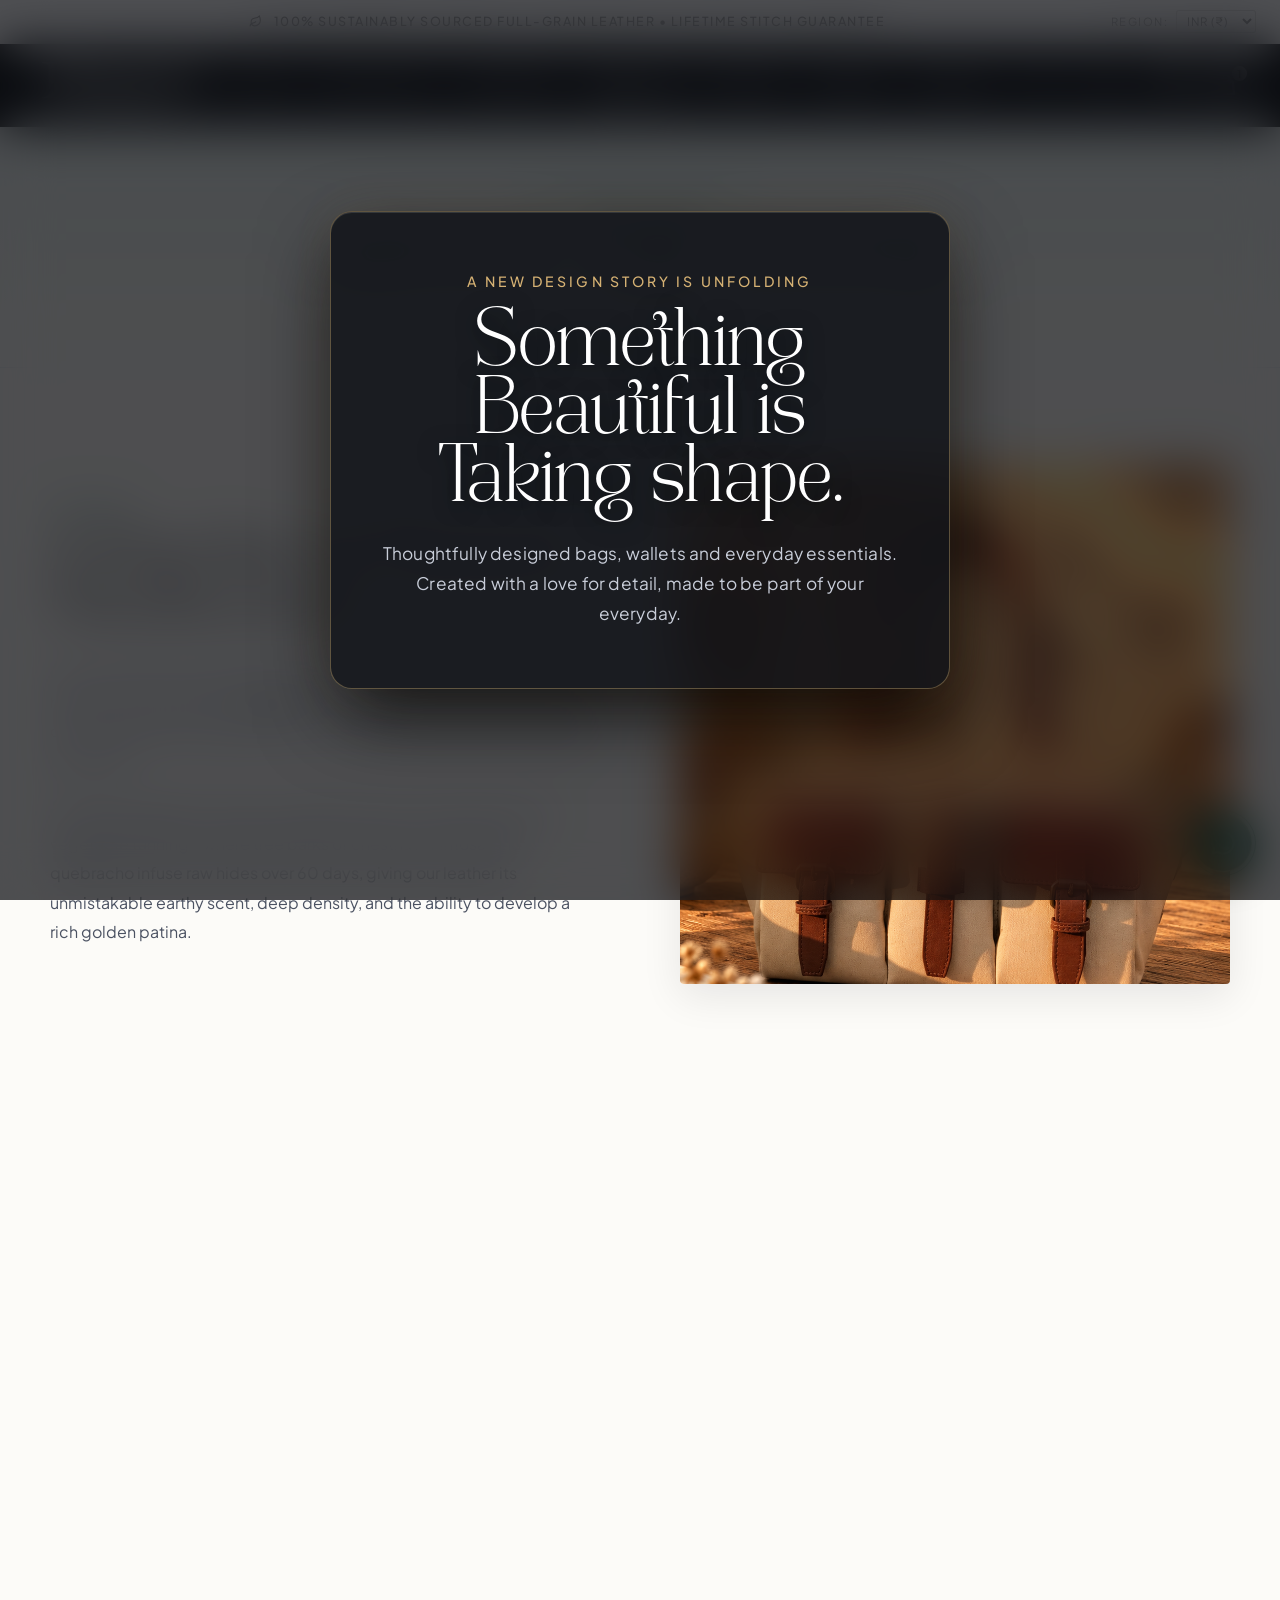
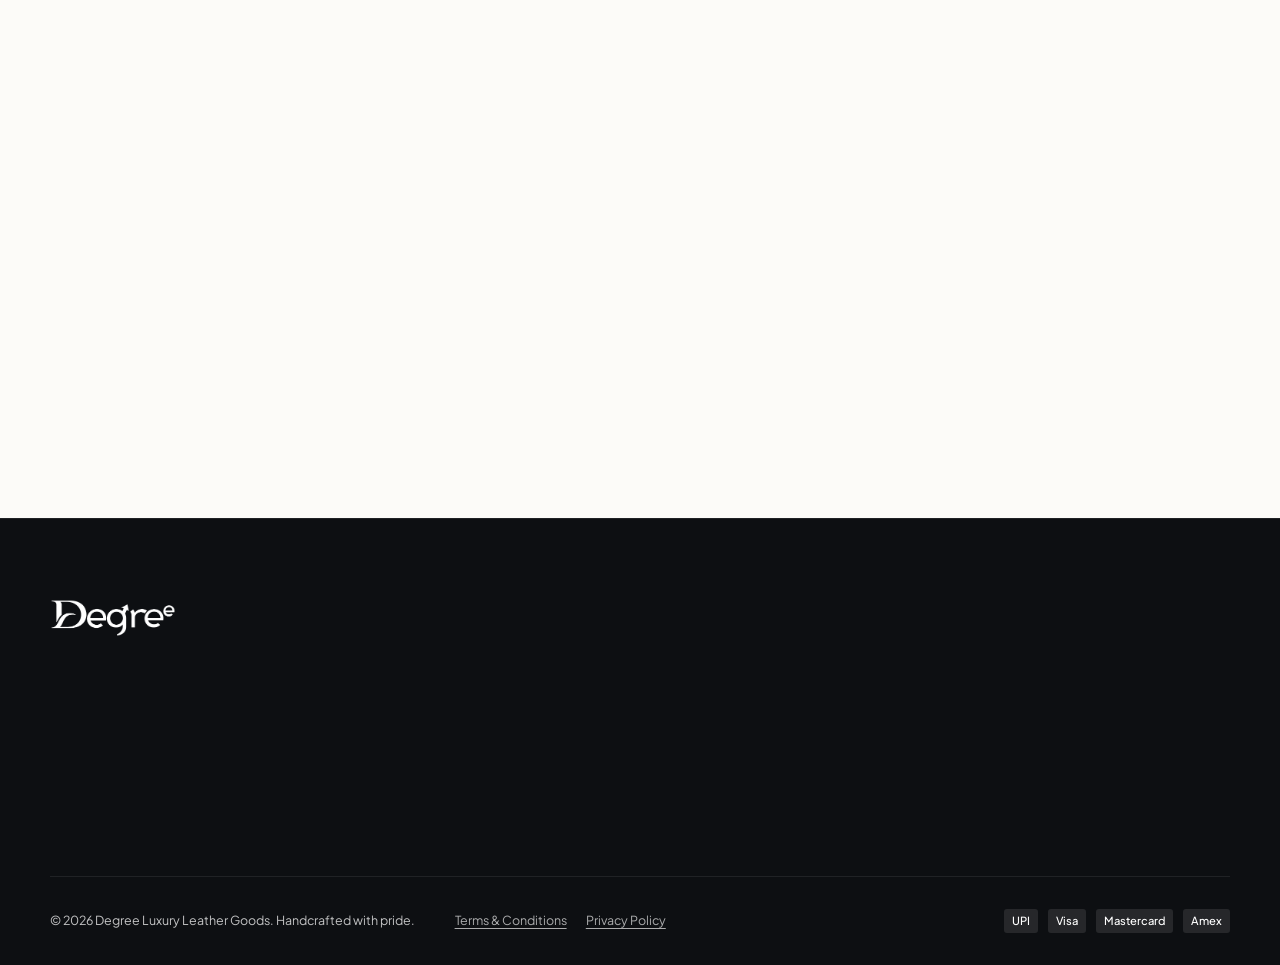
<file: about.html>
<!DOCTYPE html>
<html lang="en">
<head>
  <meta charset="UTF-8">
  <meta name="viewport" content="width=device-width, initial-scale=1.0">
  <title>About The House — Degree Luxury Leather</title>
  <meta name="description" content="Discover the origins, philosophy, and artisanal standards behind Degree. Full-grain vegetable tanned leather, traditional saddlery, and timeless quiet luxury.">
  <link rel="icon" type="image/png" href="img1_zaomed.png">
  <!-- Luxury Font Preloads (Tan Garland & Safira March) -->
  <link rel="preload" href="tan-garland.woff2" as="font" type="font/woff2" crossorigin>
  <link rel="preload" href="safira-march.ttf" as="font" type="font/ttf" crossorigin>
  <link rel="preload" href="catchy-mager.otf" as="font" type="font/woff" crossorigin>
  <link rel="stylesheet" href="style.css?v=6.8">
</head>
<body>

  <!-- Top Announcement Bar -->
  <aside class="announcement-bar" aria-label="Store Announcements">
    <div class="announcement-inner">
      <div class="announcement-message-slider">
        <div class="announcement-message active">
          <span><svg class="announcement-icon" width="13" height="13" viewBox="0 0 24 24" fill="none" stroke="currentColor" stroke-width="2"><path d="M11 20A7 7 0 0 1 9.8 6.1C15.5 5 17 4.48 19 2c1 2 2 4.18 2 8 0 5.5-4.78 10-10 10Z"/><path d="M2 21c0-3 1.85-5.36 5.08-6C9.5 14.52 12 13 13 12"/></svg> 100% Sustainably Sourced Full-Grain Leather • Lifetime Stitch Guarantee</span>
        </div>
        <div class="announcement-message">
          <span><svg class="announcement-icon" width="13" height="13" viewBox="0 0 24 24" fill="none" stroke="currentColor" stroke-width="2"><path d="M20 12V8H4v4"/><path d="M2 12h20v8a2 2 0 0 1-2 2H4a2 2 0 0 1-2-2v-8Z"/><path d="M12 22V8"/><path d="M12 8a3 3 0 1 0-3-3c2 0 3 3 3 3Z"/><path d="M12 8a3 3 0 1 1 3-3c-2 0-3 3-3 3Z"/></svg> Complimentary Handcrafted Dust Bag & Luxury Box with Every Order</span>
        </div>
        <div class="announcement-message">
          <span><svg class="announcement-icon" width="13" height="13" viewBox="0 0 24 24" fill="none" stroke="currentColor" stroke-width="2"><rect x="1" y="3" width="15" height="13"/><polygon points="16 8 20 8 23 11 23 16 16 16 8"/><circle cx="5.5" cy="18.5" r="2.5"/><circle cx="18.5" cy="18.5" r="2.5"/></svg> Complimentary Nationwide Express Delivery on Orders Over ₹12,000</span>
        </div>
      </div>
      <div class="announcement-currency">
        <span style="font-size: 0.7rem; opacity: 0.8; text-transform: uppercase;">Region:</span>
        <select id="currencySelect" class="currency-select" aria-label="Select Currency">
          <option value="INR">INR (₹)</option>
          <option value="USD">USD ($)</option>
          <option value="EUR">EUR (€)</option>
          <option value="GBP">GBP (£)</option>
        </select>
      </div>
    </div>
  </aside>

  <!-- Sticky Luxury Header -->
  <header class="site-header">
    <div class="header-container">
      <!-- Mobile Hamburger -->
      <button class="hamburger-btn" id="hamburgerBtn" aria-label="Toggle navigation menu">
        <span></span><span></span><span></span>
      </button>

      <!-- Brand Logo (Left) -->
      <a href="index.html" class="brand-logo-wrap" aria-label="Degree Luxury Home">
        <img src="logo-white.png?v=2.0" alt="Degree Luxury Leather Logo" class="brand-logo-img">
      </a>

      <!-- Desktop Nav Menu (Center) -->
      <nav class="desktop-nav" aria-label="Primary Navigation">
        <ul class="nav-menu">
          <li><a href="index.html" class="nav-link">Home</a></li>
          <li><a href="collections.html" class="nav-link">Collection</a></li>
          <li><a href="lookbook.html" class="nav-link">Lookbook</a></li>
          <li><a href="about.html" class="nav-link active">About Us</a></li>
          <li><a href="reviews.html" class="nav-link">Reviews</a></li>
          <li><a href="orders.html" class="nav-link">Orders</a></li>
          <li><a href="contact.html" class="nav-link">Contact</a></li>
        </ul>
      </nav>

      <div class="header-actions">
        <button class="action-btn" id="searchTriggerBtn" aria-label="Search Catalog" title="Search">
          <svg fill="none" stroke="currentColor" viewBox="0 0 24 24"><path stroke-linecap="round" stroke-linejoin="round" d="M21 21l-6-6m2-5a7 7 0 11-14 0 7 7 0 0114 0z"></path></svg>
        </button>

        <!-- VIP Client Login / Avatar Trigger -->
        <button class="action-btn" id="loginTriggerBtn" aria-label="VIP Client Account" title="Sign In / VIP Patron">
          <svg fill="none" stroke="currentColor" stroke-width="1.8" viewBox="0 0 24 24">
            <path stroke-linecap="round" stroke-linejoin="round" d="M16 7a4 4 0 11-8 0 4 4 0 018 0zM12 14a7 7 0 00-7 7h14a7 7 0 00-7-7z"></path>
          </svg>
        </button>

        <button class="action-btn" id="wishlistTriggerBtn" aria-label="Wishlist" title="Saved Bags">
          <svg fill="none" stroke="currentColor" viewBox="0 0 24 24"><path stroke-linecap="round" stroke-linejoin="round" d="M4.318 6.318a4.5 4.5 0 000 6.364L12 20.364l7.682-7.682a4.5 4.5 0 00-6.364-6.364L12 7.636l-1.318-1.318a4.5 4.5 0 00-6.364 0z"></path></svg>
          <span class="cart-count-badge" id="wishlistCountBadge">1</span>
        </button>

        <button class="action-btn" id="cartTriggerBtn" aria-label="Shopping Bag" title="Shopping Bag">
          <svg fill="none" stroke="currentColor" viewBox="0 0 24 24"><path stroke-linecap="round" stroke-linejoin="round" d="M16 11V7a4 4 0 00-8 0v4M5 9h14l1 12H4L5 9z"></path></svg>
          <span class="cart-count-badge" id="cartCountBadge">1</span>
        </button>
      </div>
    </div>
  </header>

  <!-- Page Hero -->
  <section class="page-hero">
    <div class="container">
      <span class="page-hero-eyebrow">The Degree Heritage</span>
      <h1 class="page-hero-title">About The House</h1>
    </div>
  </section>

  <!-- Narrative Section -->
  <section class="about-section">
    <div class="container">

      <!-- Story Part 1 -->
      <div class="about-story-grid">
        <div>
          <span style="font-size: 0.75rem; text-transform: uppercase; letter-spacing: 0.22em; color: var(--color-green-rich); font-weight: 700; display: block; margin-bottom: 0.8rem;">Chapter I</span>
          <h2 style="font-family: var(--font-serif); font-size: 2.6rem; color: var(--color-black); margin-bottom: 1.5rem; line-height: 1.2;">
            A Rejection of Planned Obsolescence
          </h2>
          <p style="font-size: 1rem; color: var(--color-gray-dark); line-height: 1.85; margin-bottom: 1.5rem;">
            In an era where luxury fashion has largely substituted real hide quality for heavy promotional logos, <strong>Degree</strong> was conceived as an antidote. We set out to build heirloom bags that don't need giant brand marks to validate their worth.
          </p>
          <p style="font-size: 1rem; color: var(--color-gray-dark); line-height: 1.85;">
            Our journey began in Tuscany, studying the slow, natural alchemy of vegetable tanning—where tree barks of chestnut, mimosa, and quebracho infuse raw hides over 60 days, giving our leather its unmistakable earthy scent, deep density, and the ability to develop a rich golden patina.
          </p>
        </div>
        <div>
          <img src="img2_tpffn3.png" alt="Degree Handcrafted Canvas & Leather" class="about-story-img">
        </div>
      </div>

      <!-- Story Part 2 -->
      <div class="about-story-grid" style="grid-template-columns: 1fr 1fr;">
        <div style="order: 2;">
          <span style="font-size: 0.75rem; text-transform: uppercase; letter-spacing: 0.22em; color: var(--color-green-rich); font-weight: 700; display: block; margin-bottom: 0.8rem;">Chapter II</span>
          <h2 style="font-family: var(--font-serif); font-size: 2.6rem; color: var(--color-black); margin-bottom: 1.5rem; line-height: 1.2;">
            The Binded Edge Standard
          </h2>
          <p style="font-size: 1rem; color: var(--color-gray-dark); line-height: 1.85; margin-bottom: 1.5rem;">
            Most commercial bags rely on synthetic rubber edge paint to cover raw leather seams—which cracks and tears within 18 months. At Degree, we champion <strong>binded edge construction</strong>: double-folding and stitching the leather edges by hand.
          </p>
          <p style="font-size: 1rem; color: var(--color-gray-dark); line-height: 1.85;">
            This old-school saddlery technique requires triple the bench time, but results in a bag that resists abrasion, moisture, and decades of rigorous daily journeys.
          </p>
        </div>
        <div style="order: 1;">
          <img src="img3_khoeua.png" alt="Degree Saddle Bag Architectural Construction" class="about-story-img">
        </div>
      </div>

      <!-- Values Grid -->
      <div class="values-grid">
        <div class="value-card">
          <div class="value-icon">
            <svg width="26" height="26" viewBox="0 0 24 24" fill="none" stroke="currentColor" stroke-width="1.8"><path d="M11 20A7 7 0 0 1 9.8 6.1C15.5 5 17 4.48 19 2c1 2 2 4.18 2 8 0 5.5-4.78 10-10 10Z"/><path d="M2 21c0-3 1.85-5.36 5.08-6C9.5 14.52 12 13 13 12"/></svg>
          </div>
          <h3 class="value-title">Zero Plastic Fillers</h3>
          <p class="value-desc">
            We never use cardboard or foam inserts that collapse over time. Every structure is formed with real leather welts, natural canvas lining, and solid brass fittings.
          </p>
        </div>

        <div class="value-card">
          <div class="value-icon">
            <svg width="26" height="26" viewBox="0 0 24 24" fill="none" stroke="currentColor" stroke-width="1.8"><circle cx="12" cy="12" r="10"/><polyline points="12 6 12 12 16 14"/></svg>
          </div>
          <h3 class="value-title">38 Hours Per Piece</h3>
          <p class="value-desc">
            No assembly lines. Each Degree bag is individually cut, skived, edge-burnished, and hand-stitched by a master saddler with decades of leatherworking experience.
          </p>
        </div>

        <div class="value-card">
          <div class="value-icon">
            <svg width="26" height="26" viewBox="0 0 24 24" fill="none" stroke="currentColor" stroke-width="1.8"><path d="M12 22s8-4 8-10V5l-8-3-8 3v7c0 6 8 10 8 10z"/></svg>
          </div>
          <h3 class="value-title">Lifetime Guarantee</h3>
          <p class="value-desc">
            Every Degree piece is accompanied by our lifetime stitch guarantee. If any seam, rivet, or brass fitting ever fails, our atelier will repair it with complimentary courier care.
          </p>
        </div>
      </div>

    </div>
  </section>

  <!-- Luxury Footer -->
  <footer class="site-footer">
    <div class="container">
      <div class="footer-top-grid">
        <div>
          <img src="logo-white.png?v=2.0" alt="Degree Luxury Leather" class="footer-brand-logo">
          <p class="footer-brand-bio">
            Degree is an independent luxury leather goods house dedicated to time-honored craftsmanship, full-grain European hides, and quiet, enduring design.
          </p>
        </div>
        <div>
          <h4 class="footer-heading">Collections</h4>
          <ul class="footer-links-list">
            <li><a href="bags.html">Atelier Totes</a></li>
            <li><a href="bags.html">Heritage Saddles</a></li>
            <li><a href="bags.html">Riviera Baguettes</a></li>
            <li><a href="collections.html">Forest Green Edit</a></li>
          </ul>
        </div>
        <div>
          <h4 class="footer-heading">The House</h4>
          <ul class="footer-links-list">
            <li><a href="about.html">About Us</a></li>
            <li><a href="lookbook.html">Editorial Lookbook</a></li>
            <li><a href="reviews.html">Patron Reviews</a></li>
            <li><a href="contact.html">Concierge</a></li>
          </ul>
        </div>
        <div>
          <h4 class="footer-heading">Client Care</h4>
          <ul class="footer-links-list">
            <li><a href="orders.html">Orders & Tracking</a></li>
            <li><a href="contact.html">Shipping & Returns</a></li>
            <li><a href="contact.html">Lifetime Repair</a></li>
            <li><a href="terms.html">Terms & Conditions</a></li>
            <li><a href="privacy.html">Privacy Policy</a></li>
          </ul>
        </div>
      </div>
      <div class="footer-bottom-row">
        <div style="display: flex; align-items: center; flex-wrap: wrap; gap: 1rem;">
          <span>&copy; 2026 Degree Luxury Leather Goods. Handcrafted with pride.</span>
          <span class="footer-legal-links">
            <a href="terms.html">Terms & Conditions</a>
            <a href="privacy.html">Privacy Policy</a>
          </span>
        </div>
        <div class="payment-gateways-row">
          <span class="payment-tag">UPI</span>
          <span class="payment-tag">Visa</span>
          <span class="payment-tag">Mastercard</span>
          <span class="payment-tag">Amex</span>
        </div>
      </div>
    </div>
  </footer>

  <!-- Universal Drawers & Modals -->
  <div class="cart-drawer-overlay" id="cartDrawerOverlay">
    <aside class="cart-drawer">
      <div class="cart-drawer-header">
        <h3 class="cart-drawer-title">Shopping Bag</h3>
        <button class="cart-close-btn" id="cartCloseBtn">✕</button>
      </div>
      <div class="cart-shipping-meter">
        <div class="shipping-meter-text" id="shippingMeterText"></div>
        <div class="shipping-progress-track"><div class="shipping-progress-fill" id="shippingProgressFill"></div></div>
      </div>
      <div class="cart-drawer-items" id="cartItemsContainer"></div>
      <div class="cart-drawer-footer">
        <div class="cart-subtotal-row">
          <span class="cart-subtotal-label">Subtotal</span>
          <span class="cart-subtotal-val" id="cartTotalDisplay">₹ 0</span>
        </div>
        <button class="cart-checkout-btn" id="cartCheckoutBtn">Proceed To Secure Checkout</button>
      </div>
    </aside>
  </div>

  <div class="wishlist-drawer-overlay" id="wishlistDrawerOverlay">
    <aside class="wishlist-drawer">
      <div class="wishlist-drawer-header">
        <h3 style="font-family: var(--font-serif); font-size: 1.4rem; text-transform: uppercase;">Curated Wishlist</h3>
        <button id="wishlistCloseBtn" style="font-size: 1.2rem; cursor: pointer;">✕</button>
      </div>
      <div class="wishlist-drawer-items" id="wishlistItemsContainer"></div>
    </aside>
  </div>

  <div class="search-modal-overlay" id="searchModalOverlay">
    <div class="search-modal-inner">
      <div class="search-input-row">
        <input type="text" id="searchMainInput" class="search-main-input" placeholder="Search collections, bags, belts, wallets, hues..." autocomplete="off">
        <button class="search-close-btn" id="searchCloseBtn">✕</button>
      </div>
      <div class="search-results-container" id="searchResultsContainer"></div>
    </div>
  </div>

  <div class="mobile-nav-overlay" id="mobileNavDrawer">
    <div class="mobile-nav-content">
      <div class="mobile-nav-header">
        <img src="logo-black.png?v=2.0" alt="Degree" style="height:32px;">
        <button class="mobile-nav-close" id="mobileNavClose">✕</button>
      </div>
      <ul class="mobile-nav-links">
        <li><a href="index.html">Home</a></li>
        <li><a href="collections.html">Capsule Collections</a></li>
        <li><a href="lookbook.html">Editorial Lookbook</a></li>
        <li><a href="about.html">About The House</a></li>
        <li><a href="reviews.html">Patron Reviews</a></li>
        <li><a href="orders.html">Orders & Tracking</a></li>
        <li><a href="contact.html">Concierge & Contact</a></li>
      </ul>
    </div>
  </div>

  <!-- Floating WhatsApp Concierge Button (Right Down Corner) -->
  <a href="https://wa.me/" target="_blank" rel="noopener" class="floating-whatsapp" aria-label="Chat with Degree on WhatsApp" title="Chat with us on WhatsApp">
    <span class="whatsapp-tooltip">Chat with us</span>
    <svg width="28" height="28" viewBox="0 0 24 24" fill="currentColor">
      <path d="M12.04 2c-5.46 0-9.91 4.45-9.91 9.91 0 1.75.46 3.45 1.32 4.95L2.05 22l5.25-1.38c1.45.79 3.08 1.21 4.74 1.21 5.46 0 9.91-4.45 9.91-9.91 0-2.65-1.03-5.14-2.9-7.01A9.816 9.816 0 0 0 12.04 2zm.01 1.67c2.2 0 4.26.86 5.82 2.42a8.225 8.225 0 0 1 2.41 5.83c0 4.54-3.7 8.24-8.24 8.24-1.48 0-2.93-.4-4.2-1.15l-.3-.18-3.12.82.83-3.04-.2-.31a8.196 8.196 0 0 1-1.26-4.36c0-4.54 3.7-8.24 8.24-8.24zm4.52 11.66c-.25-.13-1.47-.72-1.7-.81-.23-.08-.39-.13-.56.13-.17.25-.64.81-.79.97-.14.17-.29.19-.54.06-.25-.13-1.06-.39-2.03-1.25-.75-.67-1.26-1.5-1.41-1.75-.14-.25-.02-.39.11-.51.11-.11.25-.29.38-.44.13-.14.17-.25.25-.42.08-.17.04-.31-.02-.44-.06-.13-.56-1.35-.77-1.85-.2-.49-.41-.42-.56-.43h-.48c-.17 0-.44.06-.67.31-.23.25-.88.86-.88 2.1 0 1.24.9 2.44 1.03 2.61.13.17 1.78 2.71 4.3 3.8.6.26 1.07.41 1.43.53.6.19 1.15.16 1.58.1.48-.07 1.47-.6 1.68-1.18.21-.58.21-1.07.15-1.18-.06-.1-.23-.17-.48-.29z"/>
    </svg>
  </a>

    <!-- ==========================================
       VIP CLIENT LOGIN & REGISTER MODAL (PREMIUM QUIET LUXURY)
       ========================================== -->
    <!-- ==========================================
       VIP CLIENT LOGIN & REGISTER MODAL (ATELIER LUXURY 2-COLUMN)
       ========================================== -->
  <div class="login-modal-overlay" id="loginModalOverlay" role="dialog" aria-modal="true" aria-labelledby="loginHeadingText">
    <div class="login-modal-box">
      <button class="login-close-sharp" id="loginCloseBtn" aria-label="Close Modal">✕</button>

      <!-- Left Column: Luxury Brand Artwork -->
      <div class="login-brand-panel" aria-hidden="true"></div>

      <!-- Right Column: Interactive Form -->
      <div class="login-form-panel-wrap">
        <!-- Sign In View -->
        <div class="auth-view-panel" id="loginFormView">
          <div class="login-form-content">
            <h3 class="login-heading" id="loginHeadingText">Welcome Back</h3>
            <p class="login-subheading">Sign in to continue your journey</p>

            <form id="clientLoginForm">
              <div class="login-field-sharp">
                <label for="loginEmail" class="login-label-sharp">Email</label>
                <div class="login-input-wrapper">
                  <svg class="login-field-icon" viewBox="0 0 24 24" fill="none" stroke="currentColor" stroke-width="1.8" stroke-linecap="round" stroke-linejoin="round">
                    <rect x="2" y="4" width="20" height="16"></rect>
                    <path d="M22 6l-10 7L2 6"></path>
                  </svg>
                  <input type="email" id="loginEmail" required class="login-input-sharp" placeholder="Enter your email" autocomplete="email">
                </div>
              </div>

              <div class="login-field-sharp">
                <label for="loginPass" class="login-label-sharp">Password</label>
                <div class="login-input-wrapper">
                  <svg class="login-field-icon" viewBox="0 0 24 24" fill="none" stroke="currentColor" stroke-width="1.8" stroke-linecap="round" stroke-linejoin="round">
                    <rect x="3" y="11" width="18" height="11"></rect>
                    <circle cx="12" cy="16" r="1.5"></circle>
                    <path d="M7 11V7a5 5 0 0 1 10 0v4"></path>
                  </svg>
                  <input type="password" id="loginPass" required class="login-input-sharp" placeholder="Enter your password" autocomplete="current-password">
                  <button type="button" class="login-pwd-toggle" id="togglePasswordBtn" aria-label="Toggle password visibility">
                    <svg class="pwd-icon" viewBox="0 0 24 24" fill="none" stroke="currentColor" stroke-width="1.8" stroke-linecap="round" stroke-linejoin="round">
                      <path d="M1 12s4-8 11-8 11 8 11 8-4 8-11 8-11-8-11-8z"></path>
                      <circle cx="12" cy="12" r="3"></circle>
                    </svg>
                  </button>
                </div>
                <div class="login-forgot-row">
                  <a href="#" class="login-link-cognac" id="forgotPassBtn">Forgot password?</a>
                </div>
              </div>

              <button type="submit" class="btn-login-cognac">
                <span>Sign In</span>
                <svg viewBox="0 0 24 24" width="18" height="18" fill="none" stroke="currentColor" stroke-width="2" stroke-linecap="round" stroke-linejoin="round">
                  <path d="M5 12h14M12 5l7 7-7 7"></path>
                </svg>
              </button>

              <div class="login-sharp-divider">
                <span>OR</span>
              </div>

              <button type="button" class="btn-google-sharp" id="googleLoginBtn">
                <svg class="google-icon" viewBox="0 0 24 24" width="18" height="18" aria-hidden="true">
                  <path fill="#4285F4" d="M22.56 12.25c0-.78-.07-1.53-.2-2.25H12v4.26h5.92c-.26 1.37-1.04 2.53-2.21 3.31v2.77h3.57c2.08-1.92 3.28-4.74 3.28-8.09z"/>
                  <path fill="#34A853" d="M12 23c2.97 0 5.46-.98 7.28-2.66l-3.57-2.77c-.98.66-2.23 1.06-3.71 1.06-2.86 0-5.29-1.93-6.16-4.53H2.18v2.84C3.99 20.53 7.7 23 12 23z"/>
                  <path fill="#FBBC05" d="M5.84 14.09c-.22-.66-.35-1.36-.35-2.09s.13-1.43.35-2.09V7.06H2.18C1.43 8.55 1 10.22 1 12s.43 3.45 1.18 4.94l2.85-2.22.81-.63z"/>
                  <path fill="#EA4335" d="M12 5.38c1.62 0 3.06.56 4.21 1.64l3.15-3.15C17.45 2.09 14.97 1 12 1 7.7 1 3.99 3.47 2.18 7.06l3.66 2.84c.87-2.6 3.3-4.52 6.16-4.52z"/>
                </svg>
                <span>Continue with Google</span>
              </button>

              <div class="login-switch-footer">
                <span>Don't have an account?</span>
                <a href="#" class="toggle-auth-link" data-target="register">Create an account</a>
              </div>
            </form>
          </div>
        </div>

        <!-- Create Account View -->
        <div class="auth-view-panel hidden" id="registerFormView">
          <div class="login-form-content">
            <h3 class="login-heading">Create Account</h3>
            <p class="login-subheading">Join our VIP atelier for bespoke privileges</p>

            <form id="clientRegisterForm">
              <div class="login-field-sharp">
                <label for="regName" class="login-label-sharp">Full Name</label>
                <div class="login-input-wrapper">
                  <svg class="login-field-icon" viewBox="0 0 24 24" fill="none" stroke="currentColor" stroke-width="1.8" stroke-linecap="round" stroke-linejoin="round">
                    <path d="M20 21v-2a4 4 0 0 0-4-4H8a4 4 0 0 0-4 4v2"></path>
                    <circle cx="12" cy="7" r="4"></circle>
                  </svg>
                  <input type="text" id="regName" required class="login-input-sharp" placeholder="Enter your full name" autocomplete="name">
                </div>
              </div>

              <div class="login-field-sharp">
                <label for="regEmail" class="login-label-sharp">Email</label>
                <div class="login-input-wrapper">
                  <svg class="login-field-icon" viewBox="0 0 24 24" fill="none" stroke="currentColor" stroke-width="1.8" stroke-linecap="round" stroke-linejoin="round">
                    <rect x="2" y="4" width="20" height="16"></rect>
                    <path d="M22 6l-10 7L2 6"></path>
                  </svg>
                  <input type="email" id="regEmail" required class="login-input-sharp" placeholder="Enter your email" autocomplete="email">
                </div>
              </div>

              <div class="login-field-sharp">
                <label for="regPass" class="login-label-sharp">Password</label>
                <div class="login-input-wrapper">
                  <svg class="login-field-icon" viewBox="0 0 24 24" fill="none" stroke="currentColor" stroke-width="1.8" stroke-linecap="round" stroke-linejoin="round">
                    <rect x="3" y="11" width="18" height="11"></rect>
                    <circle cx="12" cy="16" r="1.5"></circle>
                    <path d="M7 11V7a5 5 0 0 1 10 0v4"></path>
                  </svg>
                  <input type="password" id="regPass" required minlength="6" class="login-input-sharp" placeholder="Create a secure passphrase" autocomplete="new-password">
                </div>
              </div>

              <button type="submit" class="btn-login-cognac">
                <span>Create Account</span>
                <svg viewBox="0 0 24 24" width="18" height="18" fill="none" stroke="currentColor" stroke-width="2" stroke-linecap="round" stroke-linejoin="round">
                  <path d="M5 12h14M12 5l7 7-7 7"></path>
                </svg>
              </button>

              <div class="login-sharp-divider">
                <span>OR</span>
              </div>

              <button type="button" class="btn-google-sharp btn-google-auth">
                <svg class="google-icon" viewBox="0 0 24 24" width="18" height="18" aria-hidden="true">
                  <path fill="#4285F4" d="M22.56 12.25c0-.78-.07-1.53-.2-2.25H12v4.26h5.92c-.26 1.37-1.04 2.53-2.21 3.31v2.77h3.57c2.08-1.92 3.28-4.74 3.28-8.09z"/>
                  <path fill="#34A853" d="M12 23c2.97 0 5.46-.98 7.28-2.66l-3.57-2.77c-.98.66-2.23 1.06-3.71 1.06-2.86 0-5.29-1.93-6.16-4.53H2.18v2.84C3.99 20.53 7.7 23 12 23z"/>
                  <path fill="#FBBC05" d="M5.84 14.09c-.22-.66-.35-1.36-.35-2.09s.13-1.43.35-2.09V7.06H2.18C1.43 8.55 1 10.22 1 12s.43 3.45 1.18 4.94l2.85-2.22.81-.63z"/>
                  <path fill="#EA4335" d="M12 5.38c1.62 0 3.06.56 4.21 1.64l3.15-3.15C17.45 2.09 14.97 1 12 1 7.7 1 3.99 3.47 2.18 7.06l3.66 2.84c.87-2.6 3.3-4.52 6.16-4.52z"/>
                </svg>
                <span>Continue with Google</span>
              </button>

              <div class="login-switch-footer">
                <span>Already have an account?</span>
                <a href="#" class="toggle-auth-link" data-target="login">Sign In</a>
              </div>
            </form>
          </div>
        </div>
      </div>
    </div>
  </div>

  <script src="app.js?v=4.0"></script>
</body>
</html>
</file>
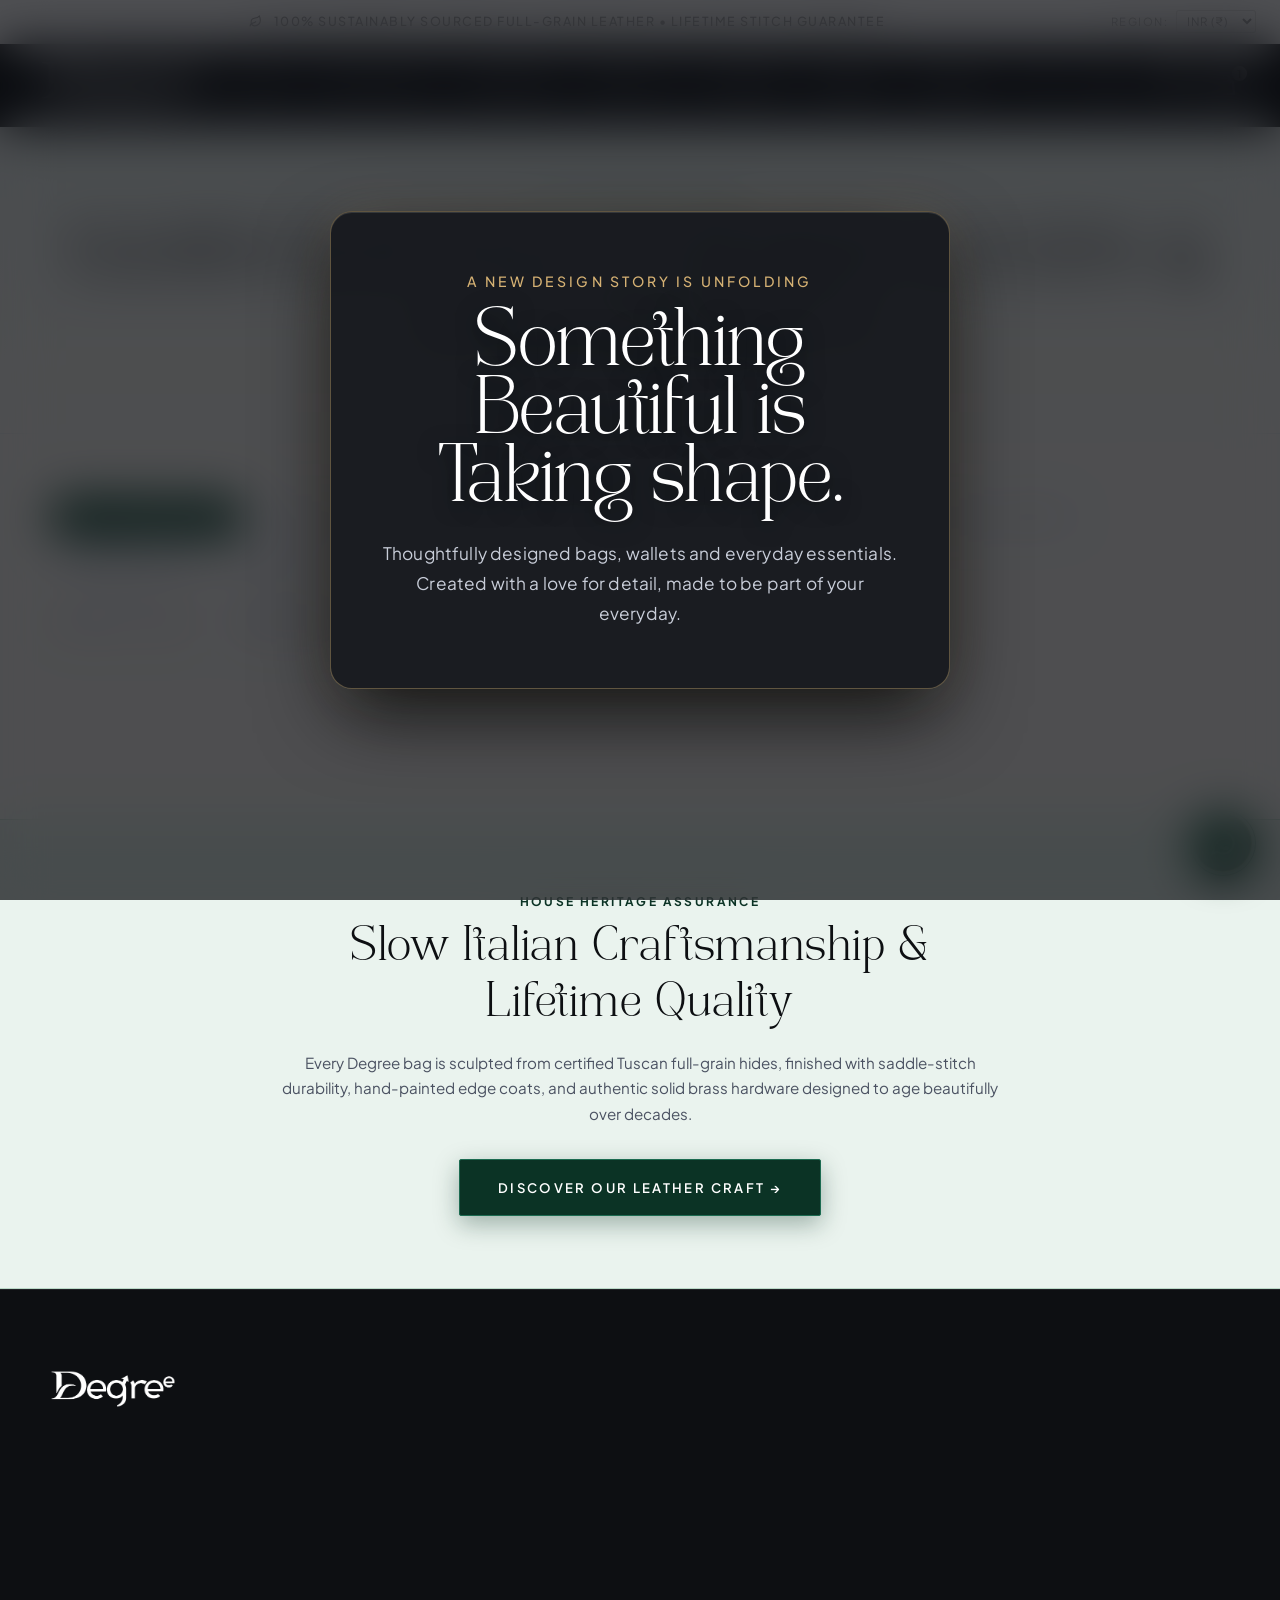
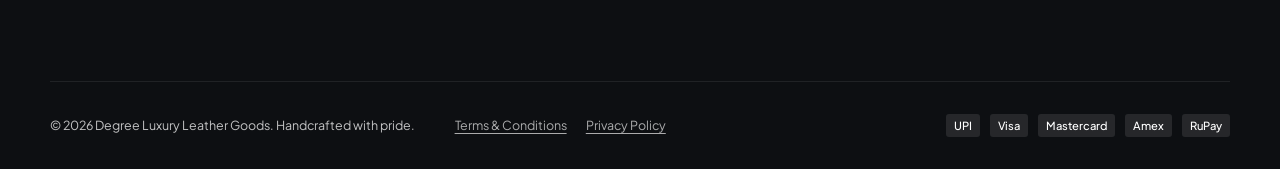
<file: bags.html>
<!DOCTYPE html>
<html lang="en">
<head>
  <meta charset="UTF-8">
  <meta name="viewport" content="width=device-width, initial-scale=1.0">
  <title>Bags & Handcrafted Leather Goods — Degree</title>
  <meta name="description" content="Explore handcrafted full-grain leather bags for men and women by Degree. Totes, crossbody bags, baguettes, executive briefcases, and travel duffles.">
  <link rel="icon" type="image/png" href="img1_zaomed.png">
  <!-- Luxury Font Preloads (Tan Garland & Safira March) -->
  <link rel="preload" href="tan-garland.woff2" as="font" type="font/woff2" crossorigin>
  <link rel="preload" href="safira-march.ttf" as="font" type="font/ttf" crossorigin>
  <link rel="preload" href="catchy-mager.otf" as="font" type="font/woff" crossorigin>
  <!-- Google Fonts: Plus Jakarta Sans, Noto Serif, Cormorant Garamond -->
  <link rel="preconnect" href="https://fonts.googleapis.com">
  <link rel="preconnect" href="https://fonts.gstatic.com" crossorigin>
  <link href="https://fonts.googleapis.com/css2?family=Plus+Jakarta+Sans:wght@300;400;500;600;700;800&family=Noto+Serif:ital,wght@0,400;0,500;0,600;1,400&family=Cormorant+Garamond:ital,wght@0,300;0,400;0,500;0,600;0,700;1,400;1,600&display=swap" rel="stylesheet">
  <link rel="stylesheet" href="style.css?v=6.8">
</head>
<body>

  <!-- Top Announcement Bar -->
  <aside class="announcement-bar" aria-label="Store Announcements">
    <div class="announcement-inner">
      <div class="announcement-message-slider">
        <div class="announcement-message active">
          <span><svg class="announcement-icon" width="13" height="13" viewBox="0 0 24 24" fill="none" stroke="currentColor" stroke-width="2"><path d="M11 20A7 7 0 0 1 9.8 6.1C15.5 5 17 4.48 19 2c1 2 2 4.18 2 8 0 5.5-4.78 10-10 10Z"/><path d="M2 21c0-3 1.85-5.36 5.08-6C9.5 14.52 12 13 13 12"/></svg> 100% Sustainably Sourced Full-Grain Leather • Lifetime Stitch Guarantee</span>
        </div>
        <div class="announcement-message">
          <span><svg class="announcement-icon" width="13" height="13" viewBox="0 0 24 24" fill="none" stroke="currentColor" stroke-width="2"><path d="M20 12V8H4v4"/><path d="M2 12h20v8a2 2 0 0 1-2 2H4a2 2 0 0 1-2-2v-8Z"/><path d="M12 22V8"/><path d="M12 8a3 3 0 1 0-3-3c2 0 3 3 3 3Z"/><path d="M12 8a3 3 0 1 1 3-3c-2 0-3 3-3 3Z"/></svg> Complimentary Handcrafted Dust Bag & Luxury Box with Every Order</span>
        </div>
        <div class="announcement-message">
          <span><svg class="announcement-icon" width="13" height="13" viewBox="0 0 24 24" fill="none" stroke="currentColor" stroke-width="2"><rect x="1" y="3" width="15" height="13"/><polygon points="16 8 20 8 23 11 23 16 16 16 16 8"/><circle cx="5.5" cy="18.5" r="2.5"/><circle cx="18.5" cy="18.5" r="2.5"/></svg> Complimentary Nationwide Express Delivery on Orders Over ₹12,000</span>
        </div>
      </div>
      <div class="announcement-currency">
        <span style="font-size: 0.7rem; opacity: 0.8; text-transform: uppercase;">Region:</span>
        <select id="currencySelect" class="currency-select" aria-label="Select Currency">
          <option value="INR">INR (₹)</option>
          <option value="USD">USD ($)</option>
          <option value="EUR">EUR (€)</option>
          <option value="GBP">GBP (£)</option>
        </select>
      </div>
    </div>
  </aside>

  <!-- Sticky Luxury Header -->
  <header class="site-header">
    <div class="header-container">
      <!-- Mobile Hamburger -->
      <button class="hamburger-btn" id="hamburgerBtn" aria-label="Toggle navigation menu">
        <span></span><span></span><span></span>
      </button>

      <!-- Brand Logo (Left) -->
      <a href="index.html" class="brand-logo-wrap" aria-label="Degree Luxury Home">
        <img src="logo-white.png?v=2.0" alt="Degree Luxury Leather Logo" class="brand-logo-img">
      </a>

      <!-- Desktop Nav Menu (Center) -->
      <nav class="desktop-nav" aria-label="Primary Navigation">
        <ul class="nav-menu">
          <li><a href="index.html" class="nav-link">Home</a></li>
          <li><a href="collections.html" class="nav-link">Collection</a></li>
          <li><a href="lookbook.html" class="nav-link">Lookbook</a></li>
          <li><a href="about.html" class="nav-link">About Us</a></li>
          <li><a href="reviews.html" class="nav-link">Reviews</a></li>
          <li><a href="orders.html" class="nav-link">Orders</a></li>
          <li><a href="contact.html" class="nav-link">Contact</a></li>
        </ul>
      </nav>

      <div class="header-actions">
        <button class="action-btn" id="searchTriggerBtn" aria-label="Search Catalog" title="Search">
          <svg fill="none" stroke="currentColor" viewBox="0 0 24 24"><path stroke-linecap="round" stroke-linejoin="round" d="M21 21l-6-6m2-5a7 7 0 11-14 0 7 7 0 0114 0z"></path></svg>
        </button>

        <!-- VIP Client Login / Avatar Trigger -->
        <button class="action-btn" id="loginTriggerBtn" aria-label="VIP Client Account" title="Sign In / VIP Patron">
          <svg fill="none" stroke="currentColor" stroke-width="1.8" viewBox="0 0 24 24">
            <path stroke-linecap="round" stroke-linejoin="round" d="M16 7a4 4 0 11-8 0 4 4 0 018 0zM12 14a7 7 0 00-7 7h14a7 7 0 00-7-7z"></path>
          </svg>
        </button>

        <button class="action-btn" id="wishlistTriggerBtn" aria-label="Wishlist" title="Saved Pieces">
          <svg fill="none" stroke="currentColor" viewBox="0 0 24 24"><path stroke-linecap="round" stroke-linejoin="round" d="M4.318 6.318a4.5 4.5 0 000 6.364L12 20.364l7.682-7.682a4.5 4.5 0 00-6.364-6.364L12 7.636l-1.318-1.318a4.5 4.5 0 00-6.364 0z"></path></svg>
          <span class="cart-count-badge" id="wishlistCountBadge">1</span>
        </button>

        <button class="action-btn" id="cartTriggerBtn" aria-label="Shopping Bag" title="Shopping Bag">
          <svg fill="none" stroke="currentColor" viewBox="0 0 24 24"><path stroke-linecap="round" stroke-linejoin="round" d="M16 11V7a4 4 0 00-8 0v4M5 9h14l1 12H4L5 9z"></path></svg>
          <span class="cart-count-badge" id="cartCountBadge">1</span>
        </button>
      </div>
    </div>
  </header>

  <!-- Page Hero -->
  <section class="page-hero">
    <div class="container">
      <span class="page-hero-eyebrow">The Complete Atelier</span>
      <h1 class="page-hero-title">Handcrafted Leather Goods & Accessories</h1>
    </div>
  </section>

  <!-- Catalog Main Section -->
  <section class="catalog-section">
    <div class="container">
      <!-- Toolbar with Category & Gender Filter Pills -->
      <div class="catalog-toolbar">
        <div class="gender-filter-pills">
          <button class="gender-pill active" data-category="all" data-gender="all">All Accessories</button>
          <button class="gender-pill" data-category="bags">Bags & Totes</button>
          <button class="gender-pill" data-category="wallets">Wallets & Moneybags</button>
          <button class="gender-pill" data-category="belts">Artisan Belts</button>
          <button class="gender-pill" data-category="lifestyle">Small Goods & Lifestyle</button>
          <button class="gender-pill" data-gender="women">Women's Edit</button>
          <button class="gender-pill" data-gender="men">Men's Edit</button>
        </div>

        <div style="display: flex; align-items: center; gap: 15px;">
          <span id="catalogCount" style="font-size: 0.8rem; text-transform: uppercase; letter-spacing: 0.1em; color: var(--color-gray-medium); font-weight: 600;">Showing 11 Pieces</span>
          <select id="catalogSortSelect" class="catalog-sort-select" aria-label="Sort products">
            <option value="featured">Featured Order</option>
            <option value="price-low">Price: Low to High</option>
            <option value="price-high">Price: High to Low</option>
            <option value="rating">Highest Rated</option>
          </select>
        </div>
      </div>

      <!-- Products Grid -->
      <div class="products-grid" id="productsGrid">
        <!-- Rendered dynamically by app.js?v=3.5 -->
      </div>
    </div>
  </section>

  <!-- House Heritage Craftsmanship Strip -->
  <section style="background: var(--color-green-tint); padding: 4.5rem 0; border-top: 1px solid var(--color-green-border); border-bottom: 1px solid var(--color-green-border); text-align: center;">
    <div class="container" style="max-width: 780px;">
      <span style="font-size: 0.75rem; text-transform: uppercase; letter-spacing: 0.2em; color: var(--color-green-deep); font-weight: 700; display: block; margin-bottom: 0.6rem;">House Heritage Assurance</span>
      <h2 style="font-family: var(--font-serif); font-size: 2.2rem; margin-bottom: 1rem; color: var(--color-black);">Slow Italian Craftsmanship & Lifetime Quality</h2>
      <p style="font-size: 0.95rem; color: var(--color-gray-dark); line-height: 1.7; margin-bottom: 2rem;">
        Every Degree bag is sculpted from certified Tuscan full-grain hides, finished with saddle-stitch durability, hand-painted edge coats, and authentic solid brass hardware designed to age beautifully over decades.
      </p>
      <a href="about.html" class="btn-luxury-primary">
        <span>Discover Our Leather Craft &rarr;</span>
      </a>
    </div>
  </section>

  <!-- Luxury Footer -->
  <footer class="site-footer">
    <div class="container">
      <div class="footer-top-grid">
        <div>
          <img src="logo-white.png?v=2.0" alt="Degree Luxury Leather" class="footer-brand-logo">
          <p class="footer-brand-bio">
            Degree is an independent luxury leather goods house dedicated to time-honored craftsmanship, full-grain European hides, and quiet, enduring design.
          </p>
        </div>
        <div>
          <h4 class="footer-heading">Collections</h4>
          <ul class="footer-links-list">
            <li><a href="bags.html?category=wallets">Wallets & Moneybags</a></li>
            <li><a href="bags.html?category=belts">Artisan Leather Belts</a></li>
            <li><a href="bags.html?gender=women">Women's Collection</a></li>
            <li><a href="bags.html?gender=men">Men's Executive Edition</a></li>
          </ul>
        </div>
        <div>
          <h4 class="footer-heading">The House</h4>
          <ul class="footer-links-list">
            <li><a href="about.html">About The Atelier</a></li>
            <li><a href="lookbook.html">Editorial Lookbook</a></li>
            <li><a href="reviews.html">Patron Reviews</a></li>
            <li><a href="contact.html">Concierge & Contact</a></li>
          </ul>
        </div>
        <div>
          <h4 class="footer-heading">Client Care</h4>
          <ul class="footer-links-list">
            <li><a href="orders.html">Orders & Tracking</a></li>
            <li><a href="contact.html">Complimentary Shipping</a></li>
            <li><a href="contact.html">30-Day Returns</a></li>
            <li><a href="contact.html">Lifetime Repair Assurance</a></li>
            <li><a href="terms.html">Terms & Conditions</a></li>
            <li><a href="privacy.html">Privacy Policy</a></li>
          </ul>
        </div>
      </div>
      <div class="footer-bottom-row">
        <div style="display: flex; align-items: center; flex-wrap: wrap; gap: 1rem;">
          <span>&copy; 2026 Degree Luxury Leather Goods. Handcrafted with pride.</span>
          <span class="footer-legal-links">
            <a href="terms.html">Terms & Conditions</a>
            <a href="privacy.html">Privacy Policy</a>
          </span>
        </div>
        <div class="payment-gateways-row">
          <span class="payment-tag">UPI</span>
          <span class="payment-tag">Visa</span>
          <span class="payment-tag">Mastercard</span>
          <span class="payment-tag">Amex</span>
          <span class="payment-tag">RuPay</span>
        </div>
      </div>
    </div>
  </footer>

  <!-- Cart Drawer -->
  <div class="cart-drawer-overlay" id="cartDrawerOverlay">
    <aside class="cart-drawer" aria-label="Shopping Bag Drawer">
      <div class="cart-drawer-header">
        <h3 class="cart-drawer-title">Shopping Bag</h3>
        <button class="cart-close-btn" id="cartCloseBtn">✕</button>
      </div>
      <div class="cart-shipping-meter">
        <div class="shipping-meter-text" id="shippingMeterText"></div>
        <div class="shipping-progress-track">
          <div class="shipping-progress-fill" id="shippingProgressFill"></div>
        </div>
      </div>
      <div class="cart-drawer-items" id="cartItemsContainer"></div>
      <div class="cart-drawer-footer">
        <div style="display:flex; gap:8px; margin-bottom:1.2rem;">
          <input type="text" id="promoCodeInput" placeholder="Privilege Code (DEGREE15)" style="flex:1; padding:0.6rem 0.8rem; border:1px solid var(--color-gray-light); font-size:0.8rem; text-transform:uppercase;">
          <button id="promoCodeBtn" style="padding:0.6rem 1rem; background:var(--color-obsidian); color:#fff; font-size:0.75rem; text-transform:uppercase; font-weight:600;">Apply</button>
        </div>
        <div class="cart-subtotal-row">
          <span class="cart-subtotal-label">Subtotal</span>
          <span class="cart-subtotal-val" id="cartTotalDisplay">₹ 0</span>
        </div>
        <p class="cart-tax-notice">Inclusive of all taxes. Free express shipping & certificate included.</p>
        <button class="cart-checkout-btn" id="cartCheckoutBtn">Proceed To Secure Checkout</button>
      </div>
    </aside>
  </div>

  <!-- Wishlist Drawer -->
  <div class="wishlist-drawer-overlay" id="wishlistDrawerOverlay">
    <aside class="wishlist-drawer" aria-label="Wishlist Drawer">
      <div class="wishlist-drawer-header">
        <h3 style="font-family: var(--font-serif); font-size: 1.4rem; text-transform: uppercase;">Curated Wishlist</h3>
        <button id="wishlistCloseBtn" style="font-size: 1.2rem; cursor: pointer;">✕</button>
      </div>
      <div class="wishlist-drawer-items" id="wishlistItemsContainer"></div>
    </aside>
  </div>

  <!-- Quick View Modal -->
  <div class="modal-overlay" id="quickViewOverlay">
    <div class="modal-container">
      <button class="modal-close-btn" id="quickViewCloseBtn">✕</button>
      <div class="quickview-grid" id="quickViewContent"></div>
    </div>
  </div>

  <!-- Search Modal -->
  <div class="search-modal-overlay" id="searchModalOverlay">
    <div class="search-modal-inner">
      <div class="search-input-row">
        <input type="text" id="searchMainInput" class="search-main-input" placeholder="Search collections, bags, belts, wallets, hues..." autocomplete="off">
        <button class="search-close-btn" id="searchCloseBtn">✕</button>
      </div>
      <div class="search-quick-tags">
        <span style="color: rgba(255,255,255,0.6); font-size: 0.75rem; text-transform: uppercase;">Trending:</span>
        <button class="search-tag-pill" data-tag="Belt">Artisan Belts</button>
        <button class="search-tag-pill" data-tag="Moneybag">Moneybags & Wallets</button>
        <button class="search-tag-pill" data-tag="Atelier Tote">Atelier Tote</button>
        <button class="search-tag-pill" data-tag="Heritage Saddle">Heritage Saddle</button>
        <button class="search-tag-pill" data-tag="Emerald Green">Emerald Green</button>
      </div>
      <div class="search-results-container" id="searchResultsContainer"></div>
    </div>
  </div>

  <!-- Mobile Drawer -->
  <div class="mobile-nav-overlay" id="mobileNavDrawer">
    <div class="mobile-nav-content">
      <div class="mobile-nav-header">
        <img src="logo-black.png?v=2.0" alt="Degree" style="height:32px;">
        <button class="mobile-nav-close" id="mobileNavClose">✕</button>
      </div>
      <ul class="mobile-nav-links">
        <li><a href="index.html">Home</a></li>
        <li><a href="collections.html">Capsule Collections</a></li>
        <li><a href="lookbook.html">Editorial Lookbook</a></li>
        <li><a href="about.html">About The House</a></li>
        <li><a href="reviews.html">Patron Reviews</a></li>
        <li><a href="orders.html">Orders & Tracking</a></li>
        <li><a href="contact.html">Concierge & Contact</a></li>
      </ul>
    </div>
  </div>

  <!-- Floating WhatsApp Concierge Button (Right Down Corner) -->
  <a href="https://wa.me/" target="_blank" rel="noopener" class="floating-whatsapp" aria-label="Chat with Degree on WhatsApp" title="Chat with us on WhatsApp">
    <span class="whatsapp-tooltip">Chat with us</span>
    <svg width="28" height="28" viewBox="0 0 24 24" fill="currentColor">
      <path d="M12.04 2c-5.46 0-9.91 4.45-9.91 9.91 0 1.75.46 3.45 1.32 4.95L2.05 22l5.25-1.38c1.45.79 3.08 1.21 4.74 1.21 5.46 0 9.91-4.45 9.91-9.91 0-2.65-1.03-5.14-2.9-7.01A9.816 9.816 0 0 0 12.04 2zm.01 1.67c2.2 0 4.26.86 5.82 2.42a8.225 8.225 0 0 1 2.41 5.83c0 4.54-3.7 8.24-8.24 8.24-1.48 0-2.93-.4-4.2-1.15l-.3-.18-3.12.82.83-3.04-.2-.31a8.196 8.196 0 0 1-1.26-4.36c0-4.54 3.7-8.24 8.24-8.24zm4.52 11.66c-.25-.13-1.47-.72-1.7-.81-.23-.08-.39-.13-.56.13-.17.25-.64.81-.79.97-.14.17-.29.19-.54.06-.25-.13-1.06-.39-2.03-1.25-.75-.67-1.26-1.5-1.41-1.75-.14-.25-.02-.39.11-.51.11-.11.25-.29.38-.44.13-.14.17-.25.25-.42.08-.17.04-.31-.02-.44-.06-.13-.56-1.35-.77-1.85-.2-.49-.41-.42-.56-.43h-.48c-.17 0-.44.06-.67.31-.23.25-.88.86-.88 2.1 0 1.24.9 2.44 1.03 2.61.13.17 1.78 2.71 4.3 3.8.6.26 1.07.41 1.43.53.6.19 1.15.16 1.58.1.48-.07 1.47-.6 1.68-1.18.21-.58.21-1.07.15-1.18-.06-.1-.23-.17-.48-.29z"/>
    </svg>
  </a>

    <!-- ==========================================
       VIP CLIENT LOGIN & REGISTER MODAL (PREMIUM QUIET LUXURY)
       ========================================== -->
    <!-- ==========================================
       VIP CLIENT LOGIN & REGISTER MODAL (ATELIER LUXURY 2-COLUMN)
       ========================================== -->
  <div class="login-modal-overlay" id="loginModalOverlay" role="dialog" aria-modal="true" aria-labelledby="loginHeadingText">
    <div class="login-modal-box">
      <button class="login-close-sharp" id="loginCloseBtn" aria-label="Close Modal">✕</button>

      <!-- Left Column: Luxury Brand Artwork -->
      <div class="login-brand-panel" aria-hidden="true"></div>

      <!-- Right Column: Interactive Form -->
      <div class="login-form-panel-wrap">
        <!-- Sign In View -->
        <div class="auth-view-panel" id="loginFormView">
          <div class="login-form-content">
            <h3 class="login-heading" id="loginHeadingText">Welcome Back</h3>
            <p class="login-subheading">Sign in to continue your journey</p>

            <form id="clientLoginForm">
              <div class="login-field-sharp">
                <label for="loginEmail" class="login-label-sharp">Email</label>
                <div class="login-input-wrapper">
                  <svg class="login-field-icon" viewBox="0 0 24 24" fill="none" stroke="currentColor" stroke-width="1.8" stroke-linecap="round" stroke-linejoin="round">
                    <rect x="2" y="4" width="20" height="16"></rect>
                    <path d="M22 6l-10 7L2 6"></path>
                  </svg>
                  <input type="email" id="loginEmail" required class="login-input-sharp" placeholder="Enter your email" autocomplete="email">
                </div>
              </div>

              <div class="login-field-sharp">
                <label for="loginPass" class="login-label-sharp">Password</label>
                <div class="login-input-wrapper">
                  <svg class="login-field-icon" viewBox="0 0 24 24" fill="none" stroke="currentColor" stroke-width="1.8" stroke-linecap="round" stroke-linejoin="round">
                    <rect x="3" y="11" width="18" height="11"></rect>
                    <circle cx="12" cy="16" r="1.5"></circle>
                    <path d="M7 11V7a5 5 0 0 1 10 0v4"></path>
                  </svg>
                  <input type="password" id="loginPass" required class="login-input-sharp" placeholder="Enter your password" autocomplete="current-password">
                  <button type="button" class="login-pwd-toggle" id="togglePasswordBtn" aria-label="Toggle password visibility">
                    <svg class="pwd-icon" viewBox="0 0 24 24" fill="none" stroke="currentColor" stroke-width="1.8" stroke-linecap="round" stroke-linejoin="round">
                      <path d="M1 12s4-8 11-8 11 8 11 8-4 8-11 8-11-8-11-8z"></path>
                      <circle cx="12" cy="12" r="3"></circle>
                    </svg>
                  </button>
                </div>
                <div class="login-forgot-row">
                  <a href="#" class="login-link-cognac" id="forgotPassBtn">Forgot password?</a>
                </div>
              </div>

              <button type="submit" class="btn-login-cognac">
                <span>Sign In</span>
                <svg viewBox="0 0 24 24" width="18" height="18" fill="none" stroke="currentColor" stroke-width="2" stroke-linecap="round" stroke-linejoin="round">
                  <path d="M5 12h14M12 5l7 7-7 7"></path>
                </svg>
              </button>

              <div class="login-sharp-divider">
                <span>OR</span>
              </div>

              <button type="button" class="btn-google-sharp" id="googleLoginBtn">
                <svg class="google-icon" viewBox="0 0 24 24" width="18" height="18" aria-hidden="true">
                  <path fill="#4285F4" d="M22.56 12.25c0-.78-.07-1.53-.2-2.25H12v4.26h5.92c-.26 1.37-1.04 2.53-2.21 3.31v2.77h3.57c2.08-1.92 3.28-4.74 3.28-8.09z"/>
                  <path fill="#34A853" d="M12 23c2.97 0 5.46-.98 7.28-2.66l-3.57-2.77c-.98.66-2.23 1.06-3.71 1.06-2.86 0-5.29-1.93-6.16-4.53H2.18v2.84C3.99 20.53 7.7 23 12 23z"/>
                  <path fill="#FBBC05" d="M5.84 14.09c-.22-.66-.35-1.36-.35-2.09s.13-1.43.35-2.09V7.06H2.18C1.43 8.55 1 10.22 1 12s.43 3.45 1.18 4.94l2.85-2.22.81-.63z"/>
                  <path fill="#EA4335" d="M12 5.38c1.62 0 3.06.56 4.21 1.64l3.15-3.15C17.45 2.09 14.97 1 12 1 7.7 1 3.99 3.47 2.18 7.06l3.66 2.84c.87-2.6 3.3-4.52 6.16-4.52z"/>
                </svg>
                <span>Continue with Google</span>
              </button>

              <div class="login-switch-footer">
                <span>Don't have an account?</span>
                <a href="#" class="toggle-auth-link" data-target="register">Create an account</a>
              </div>
            </form>
          </div>
        </div>

        <!-- Create Account View -->
        <div class="auth-view-panel hidden" id="registerFormView">
          <div class="login-form-content">
            <h3 class="login-heading">Create Account</h3>
            <p class="login-subheading">Join our VIP atelier for bespoke privileges</p>

            <form id="clientRegisterForm">
              <div class="login-field-sharp">
                <label for="regName" class="login-label-sharp">Full Name</label>
                <div class="login-input-wrapper">
                  <svg class="login-field-icon" viewBox="0 0 24 24" fill="none" stroke="currentColor" stroke-width="1.8" stroke-linecap="round" stroke-linejoin="round">
                    <path d="M20 21v-2a4 4 0 0 0-4-4H8a4 4 0 0 0-4 4v2"></path>
                    <circle cx="12" cy="7" r="4"></circle>
                  </svg>
                  <input type="text" id="regName" required class="login-input-sharp" placeholder="Enter your full name" autocomplete="name">
                </div>
              </div>

              <div class="login-field-sharp">
                <label for="regEmail" class="login-label-sharp">Email</label>
                <div class="login-input-wrapper">
                  <svg class="login-field-icon" viewBox="0 0 24 24" fill="none" stroke="currentColor" stroke-width="1.8" stroke-linecap="round" stroke-linejoin="round">
                    <rect x="2" y="4" width="20" height="16"></rect>
                    <path d="M22 6l-10 7L2 6"></path>
                  </svg>
                  <input type="email" id="regEmail" required class="login-input-sharp" placeholder="Enter your email" autocomplete="email">
                </div>
              </div>

              <div class="login-field-sharp">
                <label for="regPass" class="login-label-sharp">Password</label>
                <div class="login-input-wrapper">
                  <svg class="login-field-icon" viewBox="0 0 24 24" fill="none" stroke="currentColor" stroke-width="1.8" stroke-linecap="round" stroke-linejoin="round">
                    <rect x="3" y="11" width="18" height="11"></rect>
                    <circle cx="12" cy="16" r="1.5"></circle>
                    <path d="M7 11V7a5 5 0 0 1 10 0v4"></path>
                  </svg>
                  <input type="password" id="regPass" required minlength="6" class="login-input-sharp" placeholder="Create a secure passphrase" autocomplete="new-password">
                </div>
              </div>

              <button type="submit" class="btn-login-cognac">
                <span>Create Account</span>
                <svg viewBox="0 0 24 24" width="18" height="18" fill="none" stroke="currentColor" stroke-width="2" stroke-linecap="round" stroke-linejoin="round">
                  <path d="M5 12h14M12 5l7 7-7 7"></path>
                </svg>
              </button>

              <div class="login-sharp-divider">
                <span>OR</span>
              </div>

              <button type="button" class="btn-google-sharp btn-google-auth">
                <svg class="google-icon" viewBox="0 0 24 24" width="18" height="18" aria-hidden="true">
                  <path fill="#4285F4" d="M22.56 12.25c0-.78-.07-1.53-.2-2.25H12v4.26h5.92c-.26 1.37-1.04 2.53-2.21 3.31v2.77h3.57c2.08-1.92 3.28-4.74 3.28-8.09z"/>
                  <path fill="#34A853" d="M12 23c2.97 0 5.46-.98 7.28-2.66l-3.57-2.77c-.98.66-2.23 1.06-3.71 1.06-2.86 0-5.29-1.93-6.16-4.53H2.18v2.84C3.99 20.53 7.7 23 12 23z"/>
                  <path fill="#FBBC05" d="M5.84 14.09c-.22-.66-.35-1.36-.35-2.09s.13-1.43.35-2.09V7.06H2.18C1.43 8.55 1 10.22 1 12s.43 3.45 1.18 4.94l2.85-2.22.81-.63z"/>
                  <path fill="#EA4335" d="M12 5.38c1.62 0 3.06.56 4.21 1.64l3.15-3.15C17.45 2.09 14.97 1 12 1 7.7 1 3.99 3.47 2.18 7.06l3.66 2.84c.87-2.6 3.3-4.52 6.16-4.52z"/>
                </svg>
                <span>Continue with Google</span>
              </button>

              <div class="login-switch-footer">
                <span>Already have an account?</span>
                <a href="#" class="toggle-auth-link" data-target="login">Sign In</a>
              </div>
            </form>
          </div>
        </div>
      </div>
    </div>
  </div>

  <script src="app.js?v=4.0"></script>
</body>
</html>
</file>
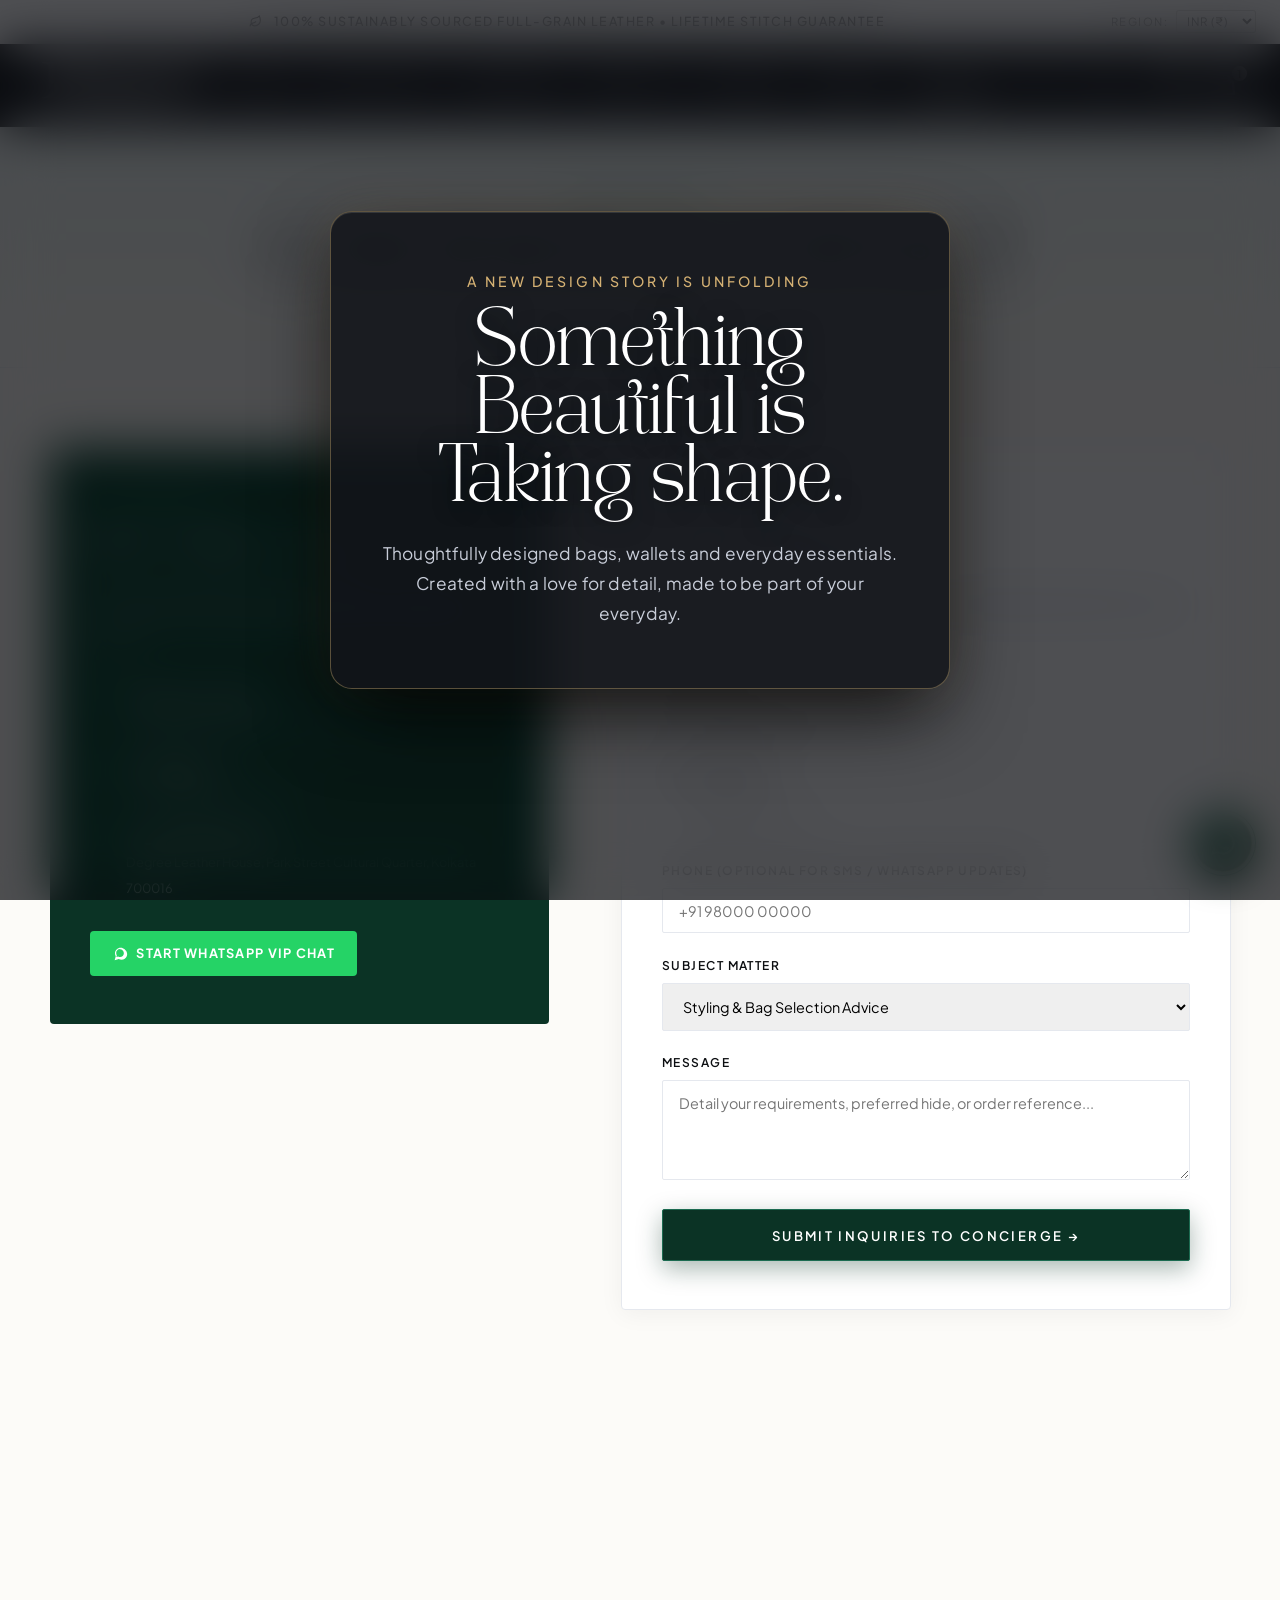
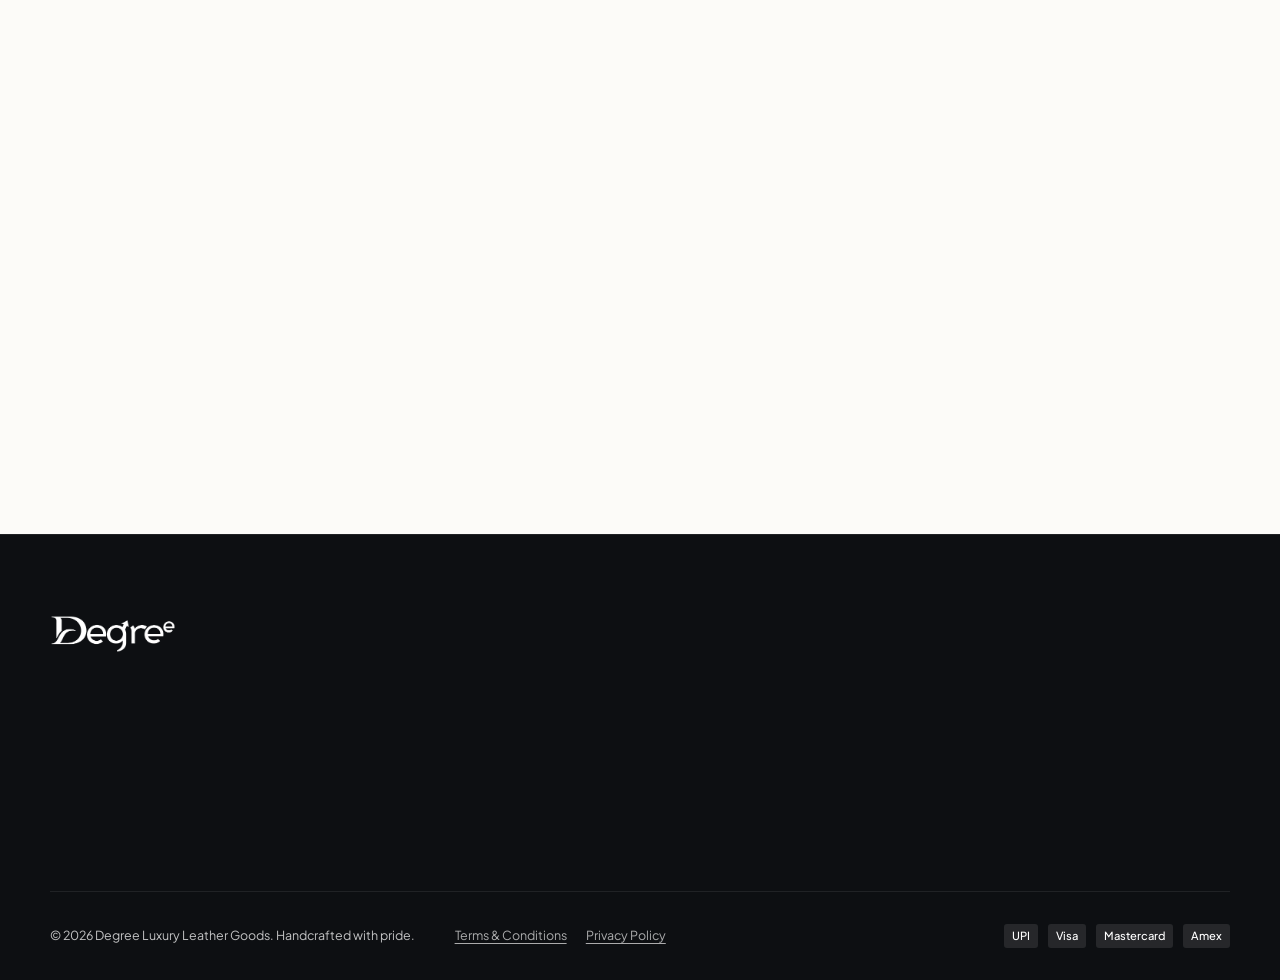
<file: contact.html>
<!DOCTYPE html>
<html lang="en">
<head>
  <meta charset="UTF-8">
  <meta name="viewport" content="width=device-width, initial-scale=1.0">
  <title>Concierge & Contact — Degree Luxury Leather</title>
  <meta name="description" content="Contact the Degree Client Concierge. Inquiries regarding bespoke appointments, corporate gifting, order assistance, or private commissions.">
  <link rel="icon" type="image/png" href="img1_zaomed.png">
  <!-- Luxury Font Preloads (Tan Garland & Safira March) -->
  <link rel="preload" href="tan-garland.woff2" as="font" type="font/woff2" crossorigin>
  <link rel="preload" href="safira-march.ttf" as="font" type="font/ttf" crossorigin>
  <link rel="preload" href="catchy-mager.otf" as="font" type="font/woff" crossorigin>
  <link rel="stylesheet" href="style.css?v=6.8">
</head>
<body>

  <!-- Top Announcement Bar -->
  <aside class="announcement-bar" aria-label="Store Announcements">
    <div class="announcement-inner">
      <div class="announcement-message-slider">
        <div class="announcement-message active">
          <span><svg class="announcement-icon" width="13" height="13" viewBox="0 0 24 24" fill="none" stroke="currentColor" stroke-width="2"><path d="M11 20A7 7 0 0 1 9.8 6.1C15.5 5 17 4.48 19 2c1 2 2 4.18 2 8 0 5.5-4.78 10-10 10Z"/><path d="M2 21c0-3 1.85-5.36 5.08-6C9.5 14.52 12 13 13 12"/></svg> 100% Sustainably Sourced Full-Grain Leather • Lifetime Stitch Guarantee</span>
        </div>
        <div class="announcement-message">
          <span><svg class="announcement-icon" width="13" height="13" viewBox="0 0 24 24" fill="none" stroke="currentColor" stroke-width="2"><path d="M20 12V8H4v4"/><path d="M2 12h20v8a2 2 0 0 1-2 2H4a2 2 0 0 1-2-2v-8Z"/><path d="M12 22V8"/><path d="M12 8a3 3 0 1 0-3-3c2 0 3 3 3 3Z"/><path d="M12 8a3 3 0 1 1 3-3c-2 0-3 3-3 3Z"/></svg> Complimentary Handcrafted Dust Bag & Luxury Box with Every Order</span>
        </div>
        <div class="announcement-message">
          <span><svg class="announcement-icon" width="13" height="13" viewBox="0 0 24 24" fill="none" stroke="currentColor" stroke-width="2"><rect x="1" y="3" width="15" height="13"/><polygon points="16 8 20 8 23 11 23 16 16 16 8"/><circle cx="5.5" cy="18.5" r="2.5"/><circle cx="18.5" cy="18.5" r="2.5"/></svg> Complimentary Nationwide Express Delivery on Orders Over ₹12,000</span>
        </div>
      </div>
      <div class="announcement-currency">
        <span style="font-size: 0.7rem; opacity: 0.8; text-transform: uppercase;">Region:</span>
        <select id="currencySelect" class="currency-select" aria-label="Select Currency">
          <option value="INR">INR (₹)</option>
          <option value="USD">USD ($)</option>
          <option value="EUR">EUR (€)</option>
          <option value="GBP">GBP (£)</option>
        </select>
      </div>
    </div>
  </aside>

  <!-- Sticky Luxury Header -->
  <header class="site-header">
    <div class="header-container">
      <!-- Mobile Hamburger -->
      <button class="hamburger-btn" id="hamburgerBtn" aria-label="Toggle navigation menu">
        <span></span><span></span><span></span>
      </button>

      <!-- Brand Logo (Left) -->
      <a href="index.html" class="brand-logo-wrap" aria-label="Degree Luxury Home">
        <img src="logo-white.png?v=2.0" alt="Degree Luxury Leather Logo" class="brand-logo-img">
      </a>

      <!-- Desktop Nav Menu (Center) -->
      <nav class="desktop-nav" aria-label="Primary Navigation">
        <ul class="nav-menu">
          <li><a href="index.html" class="nav-link">Home</a></li>
          <li><a href="collections.html" class="nav-link">Collection</a></li>
          <li><a href="lookbook.html" class="nav-link">Lookbook</a></li>
          <li><a href="about.html" class="nav-link">About Us</a></li>
          <li><a href="reviews.html" class="nav-link">Reviews</a></li>
          <li><a href="orders.html" class="nav-link">Orders</a></li>
          <li><a href="contact.html" class="nav-link active">Contact</a></li>
        </ul>
      </nav>

      <div class="header-actions">
        <button class="action-btn" id="searchTriggerBtn" aria-label="Search Catalog" title="Search">
          <svg fill="none" stroke="currentColor" viewBox="0 0 24 24"><path stroke-linecap="round" stroke-linejoin="round" d="M21 21l-6-6m2-5a7 7 0 11-14 0 7 7 0 0114 0z"></path></svg>
        </button>

        <!-- VIP Client Login / Avatar Trigger -->
        <button class="action-btn" id="loginTriggerBtn" aria-label="VIP Client Account" title="Sign In / VIP Patron">
          <svg fill="none" stroke="currentColor" stroke-width="1.8" viewBox="0 0 24 24">
            <path stroke-linecap="round" stroke-linejoin="round" d="M16 7a4 4 0 11-8 0 4 4 0 018 0zM12 14a7 7 0 00-7 7h14a7 7 0 00-7-7z"></path>
          </svg>
        </button>

        <button class="action-btn" id="wishlistTriggerBtn" aria-label="Wishlist" title="Saved Bags">
          <svg fill="none" stroke="currentColor" viewBox="0 0 24 24"><path stroke-linecap="round" stroke-linejoin="round" d="M4.318 6.318a4.5 4.5 0 000 6.364L12 20.364l7.682-7.682a4.5 4.5 0 00-6.364-6.364L12 7.636l-1.318-1.318a4.5 4.5 0 00-6.364 0z"></path></svg>
          <span class="cart-count-badge" id="wishlistCountBadge">1</span>
        </button>

        <button class="action-btn" id="cartTriggerBtn" aria-label="Shopping Bag" title="Shopping Bag">
          <svg fill="none" stroke="currentColor" viewBox="0 0 24 24"><path stroke-linecap="round" stroke-linejoin="round" d="M16 11V7a4 4 0 00-8 0v4M5 9h14l1 12H4L5 9z"></path></svg>
          <span class="cart-count-badge" id="cartCountBadge">1</span>
        </button>
      </div>
    </div>
  </header>

  <!-- Page Hero -->
  <section class="page-hero">
    <div class="container">
      <span class="page-hero-eyebrow">Client Services</span>
      <h1 class="page-hero-title">Concierge & Contact</h1>
    </div>
  </section>

  <!-- Contact Section -->
  <section class="contact-section">
    <div class="container">
      <div class="contact-layout-grid">

        <!-- Left Column: Info & Concierge Card -->
        <div>
          <div class="concierge-card-box">
            <span style="font-size: 0.72rem; text-transform: uppercase; letter-spacing: 0.18em; color: #a1e2c6; font-weight: 600; display: block; margin-bottom: 0.6rem;">VIP Concierge</span>
            <h3>Direct Atelier Access</h3>
            <p style="font-size: 0.92rem; color: rgba(255,255,255,0.85); line-height: 1.7;">
              Receive styling advice, leather condition consultations, or commission a personalized heirloom piece with our head artisan.
            </p>

            <ul class="contact-info-list">
              <li class="contact-info-item">
                <svg fill="none" stroke="currentColor" stroke-width="2" viewBox="0 0 24 24"><path stroke-linecap="round" stroke-linejoin="round" d="M3 5a2 2 0 012-2h3.28a1 1 0 01.948.684l1.498 4.493a1 1 0 01-.502 1.21l-2.257 1.13a11.042 11.042 0 005.516 5.516l1.13-2.257a1 1 0 011.21-.502l4.493 1.498a1 1 0 01.684.949V19a2 2 0 01-2 2h-1C9.716 21 3 14.284 3 6V5z"></path></svg>
                <div>
                  <strong style="display: block; font-size: 0.85rem;">Telephone Concierge</strong>
                  <span style="font-size: 0.8rem; color: rgba(255,255,255,0.75);">+91 98300 00000 (Mon–Sat, 10 AM – 7 PM IST)</span>
                </div>
              </li>

              <li class="contact-info-item">
                <svg fill="none" stroke="currentColor" stroke-width="2" viewBox="0 0 24 24"><path stroke-linecap="round" stroke-linejoin="round" d="M3 8l7.89 5.26a2 2 0 002.22 0L21 8M5 19h14a2 2 0 002-2V7a2 2 0 00-2-2H5a2 2 0 00-2 2v10a2 2 0 002 2z"></path></svg>
                <div>
                  <strong style="display: block; font-size: 0.85rem;">Email Dispatch</strong>
                  <span style="font-size: 0.8rem; color: rgba(255,255,255,0.75);">concierge@degreestore.com</span>
                </div>
              </li>

              <li class="contact-info-item">
                <svg fill="none" stroke="currentColor" stroke-width="2" viewBox="0 0 24 24"><path stroke-linecap="round" stroke-linejoin="round" d="M17.657 16.657L13.414 20.9a1.998 1.998 0 01-2.827 0l-4.244-4.243a8 8 0 1111.314 0z"></path><path stroke-linecap="round" stroke-linejoin="round" d="M15 11a3 3 0 11-6 0 3 3 0 016 0z"></path></svg>
                <div>
                  <strong style="display: block; font-size: 0.85rem;">Degree Flagship Atelier</strong>
                  <span style="font-size: 0.8rem; color: rgba(255,255,255,0.75);">Degree Leather House, Park Street Cultural Quarter, Kolkata 700016</span>
                </div>
              </li>
            </ul>

            <div style="margin-top: 2rem;">
              <a href="https://wa.me/" target="_blank" rel="noopener" style="display: inline-flex; align-items: center; gap: 8px; background: #25d366; color: #fff; padding: 0.75rem 1.4rem; border-radius: 4px; font-size: 0.8rem; text-transform: uppercase; letter-spacing: 0.1em; font-weight: 700;">
                <svg width="16" height="16" fill="currentColor" viewBox="0 0 24 24"><path d="M12.031 6.172c-3.181 0-5.767 2.586-5.768 5.766-.001 1.298.38 2.27 1.019 3.287l-.711 2.598 2.669-.699c.969.54 1.889.845 2.791.845h.001c3.181 0 5.767-2.586 5.768-5.766 0-1.54-.599-2.988-1.688-4.077-1.09-1.088-2.538-1.687-4.078-1.687zm8.213 1.554c1.604 1.604 2.487 3.737 2.486 6.008-.003 4.685-3.813 8.494-8.499 8.494-1.442 0-2.853-.365-4.108-1.057l-6.123 1.605 1.633-5.967c-.759-1.316-1.159-2.816-1.16-4.348.003-4.685 3.813-8.494 8.5-8.494 2.271 0 4.404.883 6.008 2.487z"/></svg>
                Start WhatsApp VIP Chat
              </a>
            </div>
          </div>
        </div>

        <!-- Right Column: Interactive Inquiry Form -->
        <div>
          <div class="contact-form-card">
            <span style="font-size: 0.72rem; text-transform: uppercase; letter-spacing: 0.18em; color: var(--color-green-rich); font-weight: 700; display: block; margin-bottom: 0.6rem;">Written Inquiries</span>
            <h3 style="font-family: var(--font-serif); font-size: 2rem; margin-bottom: 1rem; color: var(--color-black);">Send A Dispatch</h3>
            <p style="font-size: 0.9rem; color: var(--color-gray-dark); margin-bottom: 2rem;">
              Our concierge replies within 4 business hours with dedicated attention to your inquiry.
            </p>

            <form id="contactInquiryForm">
              <div class="review-form-group">
                <label class="review-form-label">Full Name</label>
                <input type="text" class="review-form-input" placeholder="e.g. Sabyasachi Roy" required>
              </div>

              <div class="review-form-group">
                <label class="review-form-label">Email Address</label>
                <input type="email" class="review-form-input" placeholder="name@domain.com" required>
              </div>

              <div class="review-form-group">
                <label class="review-form-label">Phone (Optional for SMS / WhatsApp updates)</label>
                <input type="tel" class="review-form-input" placeholder="+91 98000 00000">
              </div>

              <div class="review-form-group">
                <label class="review-form-label">Subject Matter</label>
                <select class="review-form-select" required>
                  <option>Styling & Bag Selection Advice</option>
                  <option>Order & Dispatch Assistance</option>
                  <option>Corporate & Wedding Gifting Commission</option>
                  <option>Leather Care & Repair Warranty</option>
                  <option>General Atelier Inquiry</option>
                </select>
              </div>

              <div class="review-form-group">
                <label class="review-form-label">Message</label>
                <textarea class="review-form-textarea" rows="4" placeholder="Detail your requirements, preferred hide, or order reference..." required></textarea>
              </div>

              <button type="submit" class="btn-luxury-primary" style="width: 100%; justify-content: center;">
                Submit Inquiries To Concierge &rarr;
              </button>
            </form>
          </div>
        </div>
      </div>

      <!-- FAQ Accordion -->
      <div class="faq-wrap">
        <div style="text-align: center; max-width: 680px; margin: 0 auto 3rem;">
          <span style="font-size: 0.75rem; text-transform: uppercase; letter-spacing: 0.2em; color: var(--color-green-rich); font-weight: 700;">Knowledge Base</span>
          <h2 style="font-family: var(--font-serif); font-size: 2.4rem; color: var(--color-black); margin-top: 0.4rem;">Frequently Answered Questions</h2>
        </div>

        <div class="faq-item">
          <button class="faq-trigger">
            <span>How do I care for vegetable-tanned full-grain Degree leather?</span>
            <span class="faq-icon">+</span>
          </button>
          <div class="faq-content">
            Vegetable-tanned leather is living material that matures over time. We recommend wiping with a dry soft microfiber cloth if exposed to light water. Once every six months, apply our organic natural beeswax and jojoba leather cream to preserve hide suppleness and enhance natural golden patina development.
          </div>
        </div>

        <div class="faq-item">
          <button class="faq-trigger">
            <span>What leather hides and tanning methods does Degree use?</span>
            <span class="faq-icon">+</span>
          </button>
          <div class="faq-content">
            We exclusively source certified vegetable-tanned European full-grain cowhides and supple calfskins from historic tanneries in Tuscany. Our leathers are tanned with natural tree barks and chestnut extracts over 40 days, producing a rich organic aroma and an enduring patina that deepens with use.
          </div>
        </div>

        <div class="faq-item">
          <button class="faq-trigger">
            <span>What are your domestic and international delivery times?</span>
            <span class="faq-icon">+</span>
          </button>
          <div class="faq-content">
            Domestic orders across India are dispatched via BlueDart Priority Air within 24 to 48 hours, arriving within 2–4 business days. International dispatches are routed through DHL Express with fully insured door-to-door tracking. All orders over ₹12,000 receive complimentary express shipping.
          </div>
        </div>

        <div class="faq-item">
          <button class="faq-trigger">
            <span>What does Degree's Lifetime Stitch Guarantee include?</span>
            <span class="faq-icon">+</span>
          </button>
          <div class="faq-content">
            Every Degree piece is accompanied by a registered certificate of authenticity and our Lifetime Guarantee. This covers any structural thread failure, hardware malfunction (buckles, push-locks, zippers), and seam separations under normal use. We repair the piece at our atelier free of charge.
          </div>
        </div>

        <div class="faq-item">
          <button class="faq-trigger">
            <span>What is your return and exchange policy?</span>
            <span class="faq-icon">+</span>
          </button>
          <div class="faq-content">
            We offer 30-day effortless returns on all standard catalog pieces in unused condition with security tags intact. Please note that personalized bags with bespoke custom hot-stamped initials are tailored specifically for you and cannot be returned, but remain fully covered under our lifetime repair guarantee.
          </div>
        </div>
      </div>

    </div>
  </section>

  <!-- Luxury Footer -->
  <footer class="site-footer">
    <div class="container">
      <div class="footer-top-grid">
        <div>
          <img src="logo-white.png?v=2.0" alt="Degree Luxury Leather" class="footer-brand-logo">
          <p class="footer-brand-bio">
            Degree is an independent luxury leather goods house dedicated to time-honored craftsmanship, full-grain European hides, and quiet, enduring design.
          </p>
        </div>
        <div>
          <h4 class="footer-heading">Collections</h4>
          <ul class="footer-links-list">
            <li><a href="bags.html">Atelier Totes</a></li>
            <li><a href="bags.html">Heritage Saddles</a></li>
            <li><a href="bags.html">Riviera Baguettes</a></li>
            <li><a href="collections.html">Forest Green Edit</a></li>
          </ul>
        </div>
        <div>
          <h4 class="footer-heading">The House</h4>
          <ul class="footer-links-list">
            <li><a href="about.html">About Us</a></li>
            <li><a href="lookbook.html">Editorial Lookbook</a></li>
            <li><a href="reviews.html">Patron Reviews</a></li>
            <li><a href="contact.html">Concierge</a></li>
          </ul>
        </div>
        <div>
          <h4 class="footer-heading">Client Care</h4>
          <ul class="footer-links-list">
            <li><a href="orders.html">Orders & Tracking</a></li>
            <li><a href="contact.html">Shipping & Returns</a></li>
            <li><a href="contact.html">Lifetime Repair</a></li>
            <li><a href="terms.html">Terms & Conditions</a></li>
            <li><a href="privacy.html">Privacy Policy</a></li>
          </ul>
        </div>
      </div>
      <div class="footer-bottom-row">
        <div style="display: flex; align-items: center; flex-wrap: wrap; gap: 1rem;">
          <span>&copy; 2026 Degree Luxury Leather Goods. Handcrafted with pride.</span>
          <span class="footer-legal-links">
            <a href="terms.html">Terms & Conditions</a>
            <a href="privacy.html">Privacy Policy</a>
          </span>
        </div>
        <div class="payment-gateways-row">
          <span class="payment-tag">UPI</span>
          <span class="payment-tag">Visa</span>
          <span class="payment-tag">Mastercard</span>
          <span class="payment-tag">Amex</span>
        </div>
      </div>
    </div>
  </footer>

  <!-- Universal Drawers & Modals -->
  <div class="cart-drawer-overlay" id="cartDrawerOverlay">
    <aside class="cart-drawer">
      <div class="cart-drawer-header">
        <h3 class="cart-drawer-title">Shopping Bag</h3>
        <button class="cart-close-btn" id="cartCloseBtn">✕</button>
      </div>
      <div class="cart-shipping-meter">
        <div class="shipping-meter-text" id="shippingMeterText"></div>
        <div class="shipping-progress-track"><div class="shipping-progress-fill" id="shippingProgressFill"></div></div>
      </div>
      <div class="cart-drawer-items" id="cartItemsContainer"></div>
      <div class="cart-drawer-footer">
        <div class="cart-subtotal-row">
          <span class="cart-subtotal-label">Subtotal</span>
          <span class="cart-subtotal-val" id="cartTotalDisplay">₹ 0</span>
        </div>
        <button class="cart-checkout-btn" id="cartCheckoutBtn">Proceed To Secure Checkout</button>
      </div>
    </aside>
  </div>

  <div class="wishlist-drawer-overlay" id="wishlistDrawerOverlay">
    <aside class="wishlist-drawer">
      <div class="wishlist-drawer-header">
        <h3 style="font-family: var(--font-serif); font-size: 1.4rem; text-transform: uppercase;">Curated Wishlist</h3>
        <button id="wishlistCloseBtn" style="font-size: 1.2rem; cursor: pointer;">✕</button>
      </div>
      <div class="wishlist-drawer-items" id="wishlistItemsContainer"></div>
    </aside>
  </div>

  <div class="search-modal-overlay" id="searchModalOverlay">
    <div class="search-modal-inner">
      <div class="search-input-row">
        <input type="text" id="searchMainInput" class="search-main-input" placeholder="Search collections, bags, belts, wallets, hues..." autocomplete="off">
        <button class="search-close-btn" id="searchCloseBtn">✕</button>
      </div>
      <div class="search-results-container" id="searchResultsContainer"></div>
    </div>
  </div>

  <div class="mobile-nav-overlay" id="mobileNavDrawer">
    <div class="mobile-nav-content">
      <div class="mobile-nav-header">
        <img src="logo-black.png?v=2.0" alt="Degree" style="height:32px;">
        <button class="mobile-nav-close" id="mobileNavClose">✕</button>
      </div>
      <ul class="mobile-nav-links">
        <li><a href="index.html">Home</a></li>
        <li><a href="collections.html">Capsule Collections</a></li>
        <li><a href="lookbook.html">Editorial Lookbook</a></li>
        <li><a href="about.html">About The House</a></li>
        <li><a href="reviews.html">Patron Reviews</a></li>
        <li><a href="orders.html">Orders & Tracking</a></li>
        <li><a href="contact.html">Concierge & Contact</a></li>
      </ul>
    </div>
  </div>

  <!-- Floating WhatsApp Concierge Button (Right Down Corner) -->
  <a href="https://wa.me/" target="_blank" rel="noopener" class="floating-whatsapp" aria-label="Chat with Degree on WhatsApp" title="Chat with us on WhatsApp">
    <span class="whatsapp-tooltip">Chat with us</span>
    <svg width="28" height="28" viewBox="0 0 24 24" fill="currentColor">
      <path d="M12.04 2c-5.46 0-9.91 4.45-9.91 9.91 0 1.75.46 3.45 1.32 4.95L2.05 22l5.25-1.38c1.45.79 3.08 1.21 4.74 1.21 5.46 0 9.91-4.45 9.91-9.91 0-2.65-1.03-5.14-2.9-7.01A9.816 9.816 0 0 0 12.04 2zm.01 1.67c2.2 0 4.26.86 5.82 2.42a8.225 8.225 0 0 1 2.41 5.83c0 4.54-3.7 8.24-8.24 8.24-1.48 0-2.93-.4-4.2-1.15l-.3-.18-3.12.82.83-3.04-.2-.31a8.196 8.196 0 0 1-1.26-4.36c0-4.54 3.7-8.24 8.24-8.24zm4.52 11.66c-.25-.13-1.47-.72-1.7-.81-.23-.08-.39-.13-.56.13-.17.25-.64.81-.79.97-.14.17-.29.19-.54.06-.25-.13-1.06-.39-2.03-1.25-.75-.67-1.26-1.5-1.41-1.75-.14-.25-.02-.39.11-.51.11-.11.25-.29.38-.44.13-.14.17-.25.25-.42.08-.17.04-.31-.02-.44-.06-.13-.56-1.35-.77-1.85-.2-.49-.41-.42-.56-.43h-.48c-.17 0-.44.06-.67.31-.23.25-.88.86-.88 2.1 0 1.24.9 2.44 1.03 2.61.13.17 1.78 2.71 4.3 3.8.6.26 1.07.41 1.43.53.6.19 1.15.16 1.58.1.48-.07 1.47-.6 1.68-1.18.21-.58.21-1.07.15-1.18-.06-.1-.23-.17-.48-.29z"/>
    </svg>
  </a>

    <!-- ==========================================
       VIP CLIENT LOGIN & REGISTER MODAL (PREMIUM QUIET LUXURY)
       ========================================== -->
    <!-- ==========================================
       VIP CLIENT LOGIN & REGISTER MODAL (ATELIER LUXURY 2-COLUMN)
       ========================================== -->
  <div class="login-modal-overlay" id="loginModalOverlay" role="dialog" aria-modal="true" aria-labelledby="loginHeadingText">
    <div class="login-modal-box">
      <button class="login-close-sharp" id="loginCloseBtn" aria-label="Close Modal">✕</button>

      <!-- Left Column: Luxury Brand Artwork -->
      <div class="login-brand-panel" aria-hidden="true"></div>

      <!-- Right Column: Interactive Form -->
      <div class="login-form-panel-wrap">
        <!-- Sign In View -->
        <div class="auth-view-panel" id="loginFormView">
          <div class="login-form-content">
            <h3 class="login-heading" id="loginHeadingText">Welcome Back</h3>
            <p class="login-subheading">Sign in to continue your journey</p>

            <form id="clientLoginForm">
              <div class="login-field-sharp">
                <label for="loginEmail" class="login-label-sharp">Email</label>
                <div class="login-input-wrapper">
                  <svg class="login-field-icon" viewBox="0 0 24 24" fill="none" stroke="currentColor" stroke-width="1.8" stroke-linecap="round" stroke-linejoin="round">
                    <rect x="2" y="4" width="20" height="16"></rect>
                    <path d="M22 6l-10 7L2 6"></path>
                  </svg>
                  <input type="email" id="loginEmail" required class="login-input-sharp" placeholder="Enter your email" autocomplete="email">
                </div>
              </div>

              <div class="login-field-sharp">
                <label for="loginPass" class="login-label-sharp">Password</label>
                <div class="login-input-wrapper">
                  <svg class="login-field-icon" viewBox="0 0 24 24" fill="none" stroke="currentColor" stroke-width="1.8" stroke-linecap="round" stroke-linejoin="round">
                    <rect x="3" y="11" width="18" height="11"></rect>
                    <circle cx="12" cy="16" r="1.5"></circle>
                    <path d="M7 11V7a5 5 0 0 1 10 0v4"></path>
                  </svg>
                  <input type="password" id="loginPass" required class="login-input-sharp" placeholder="Enter your password" autocomplete="current-password">
                  <button type="button" class="login-pwd-toggle" id="togglePasswordBtn" aria-label="Toggle password visibility">
                    <svg class="pwd-icon" viewBox="0 0 24 24" fill="none" stroke="currentColor" stroke-width="1.8" stroke-linecap="round" stroke-linejoin="round">
                      <path d="M1 12s4-8 11-8 11 8 11 8-4 8-11 8-11-8-11-8z"></path>
                      <circle cx="12" cy="12" r="3"></circle>
                    </svg>
                  </button>
                </div>
                <div class="login-forgot-row">
                  <a href="#" class="login-link-cognac" id="forgotPassBtn">Forgot password?</a>
                </div>
              </div>

              <button type="submit" class="btn-login-cognac">
                <span>Sign In</span>
                <svg viewBox="0 0 24 24" width="18" height="18" fill="none" stroke="currentColor" stroke-width="2" stroke-linecap="round" stroke-linejoin="round">
                  <path d="M5 12h14M12 5l7 7-7 7"></path>
                </svg>
              </button>

              <div class="login-sharp-divider">
                <span>OR</span>
              </div>

              <button type="button" class="btn-google-sharp" id="googleLoginBtn">
                <svg class="google-icon" viewBox="0 0 24 24" width="18" height="18" aria-hidden="true">
                  <path fill="#4285F4" d="M22.56 12.25c0-.78-.07-1.53-.2-2.25H12v4.26h5.92c-.26 1.37-1.04 2.53-2.21 3.31v2.77h3.57c2.08-1.92 3.28-4.74 3.28-8.09z"/>
                  <path fill="#34A853" d="M12 23c2.97 0 5.46-.98 7.28-2.66l-3.57-2.77c-.98.66-2.23 1.06-3.71 1.06-2.86 0-5.29-1.93-6.16-4.53H2.18v2.84C3.99 20.53 7.7 23 12 23z"/>
                  <path fill="#FBBC05" d="M5.84 14.09c-.22-.66-.35-1.36-.35-2.09s.13-1.43.35-2.09V7.06H2.18C1.43 8.55 1 10.22 1 12s.43 3.45 1.18 4.94l2.85-2.22.81-.63z"/>
                  <path fill="#EA4335" d="M12 5.38c1.62 0 3.06.56 4.21 1.64l3.15-3.15C17.45 2.09 14.97 1 12 1 7.7 1 3.99 3.47 2.18 7.06l3.66 2.84c.87-2.6 3.3-4.52 6.16-4.52z"/>
                </svg>
                <span>Continue with Google</span>
              </button>

              <div class="login-switch-footer">
                <span>Don't have an account?</span>
                <a href="#" class="toggle-auth-link" data-target="register">Create an account</a>
              </div>
            </form>
          </div>
        </div>

        <!-- Create Account View -->
        <div class="auth-view-panel hidden" id="registerFormView">
          <div class="login-form-content">
            <h3 class="login-heading">Create Account</h3>
            <p class="login-subheading">Join our VIP atelier for bespoke privileges</p>

            <form id="clientRegisterForm">
              <div class="login-field-sharp">
                <label for="regName" class="login-label-sharp">Full Name</label>
                <div class="login-input-wrapper">
                  <svg class="login-field-icon" viewBox="0 0 24 24" fill="none" stroke="currentColor" stroke-width="1.8" stroke-linecap="round" stroke-linejoin="round">
                    <path d="M20 21v-2a4 4 0 0 0-4-4H8a4 4 0 0 0-4 4v2"></path>
                    <circle cx="12" cy="7" r="4"></circle>
                  </svg>
                  <input type="text" id="regName" required class="login-input-sharp" placeholder="Enter your full name" autocomplete="name">
                </div>
              </div>

              <div class="login-field-sharp">
                <label for="regEmail" class="login-label-sharp">Email</label>
                <div class="login-input-wrapper">
                  <svg class="login-field-icon" viewBox="0 0 24 24" fill="none" stroke="currentColor" stroke-width="1.8" stroke-linecap="round" stroke-linejoin="round">
                    <rect x="2" y="4" width="20" height="16"></rect>
                    <path d="M22 6l-10 7L2 6"></path>
                  </svg>
                  <input type="email" id="regEmail" required class="login-input-sharp" placeholder="Enter your email" autocomplete="email">
                </div>
              </div>

              <div class="login-field-sharp">
                <label for="regPass" class="login-label-sharp">Password</label>
                <div class="login-input-wrapper">
                  <svg class="login-field-icon" viewBox="0 0 24 24" fill="none" stroke="currentColor" stroke-width="1.8" stroke-linecap="round" stroke-linejoin="round">
                    <rect x="3" y="11" width="18" height="11"></rect>
                    <circle cx="12" cy="16" r="1.5"></circle>
                    <path d="M7 11V7a5 5 0 0 1 10 0v4"></path>
                  </svg>
                  <input type="password" id="regPass" required minlength="6" class="login-input-sharp" placeholder="Create a secure passphrase" autocomplete="new-password">
                </div>
              </div>

              <button type="submit" class="btn-login-cognac">
                <span>Create Account</span>
                <svg viewBox="0 0 24 24" width="18" height="18" fill="none" stroke="currentColor" stroke-width="2" stroke-linecap="round" stroke-linejoin="round">
                  <path d="M5 12h14M12 5l7 7-7 7"></path>
                </svg>
              </button>

              <div class="login-sharp-divider">
                <span>OR</span>
              </div>

              <button type="button" class="btn-google-sharp btn-google-auth">
                <svg class="google-icon" viewBox="0 0 24 24" width="18" height="18" aria-hidden="true">
                  <path fill="#4285F4" d="M22.56 12.25c0-.78-.07-1.53-.2-2.25H12v4.26h5.92c-.26 1.37-1.04 2.53-2.21 3.31v2.77h3.57c2.08-1.92 3.28-4.74 3.28-8.09z"/>
                  <path fill="#34A853" d="M12 23c2.97 0 5.46-.98 7.28-2.66l-3.57-2.77c-.98.66-2.23 1.06-3.71 1.06-2.86 0-5.29-1.93-6.16-4.53H2.18v2.84C3.99 20.53 7.7 23 12 23z"/>
                  <path fill="#FBBC05" d="M5.84 14.09c-.22-.66-.35-1.36-.35-2.09s.13-1.43.35-2.09V7.06H2.18C1.43 8.55 1 10.22 1 12s.43 3.45 1.18 4.94l2.85-2.22.81-.63z"/>
                  <path fill="#EA4335" d="M12 5.38c1.62 0 3.06.56 4.21 1.64l3.15-3.15C17.45 2.09 14.97 1 12 1 7.7 1 3.99 3.47 2.18 7.06l3.66 2.84c.87-2.6 3.3-4.52 6.16-4.52z"/>
                </svg>
                <span>Continue with Google</span>
              </button>

              <div class="login-switch-footer">
                <span>Already have an account?</span>
                <a href="#" class="toggle-auth-link" data-target="login">Sign In</a>
              </div>
            </form>
          </div>
        </div>
      </div>
    </div>
  </div>

  <script src="app.js?v=4.0"></script>
</body>
</html>
</file>
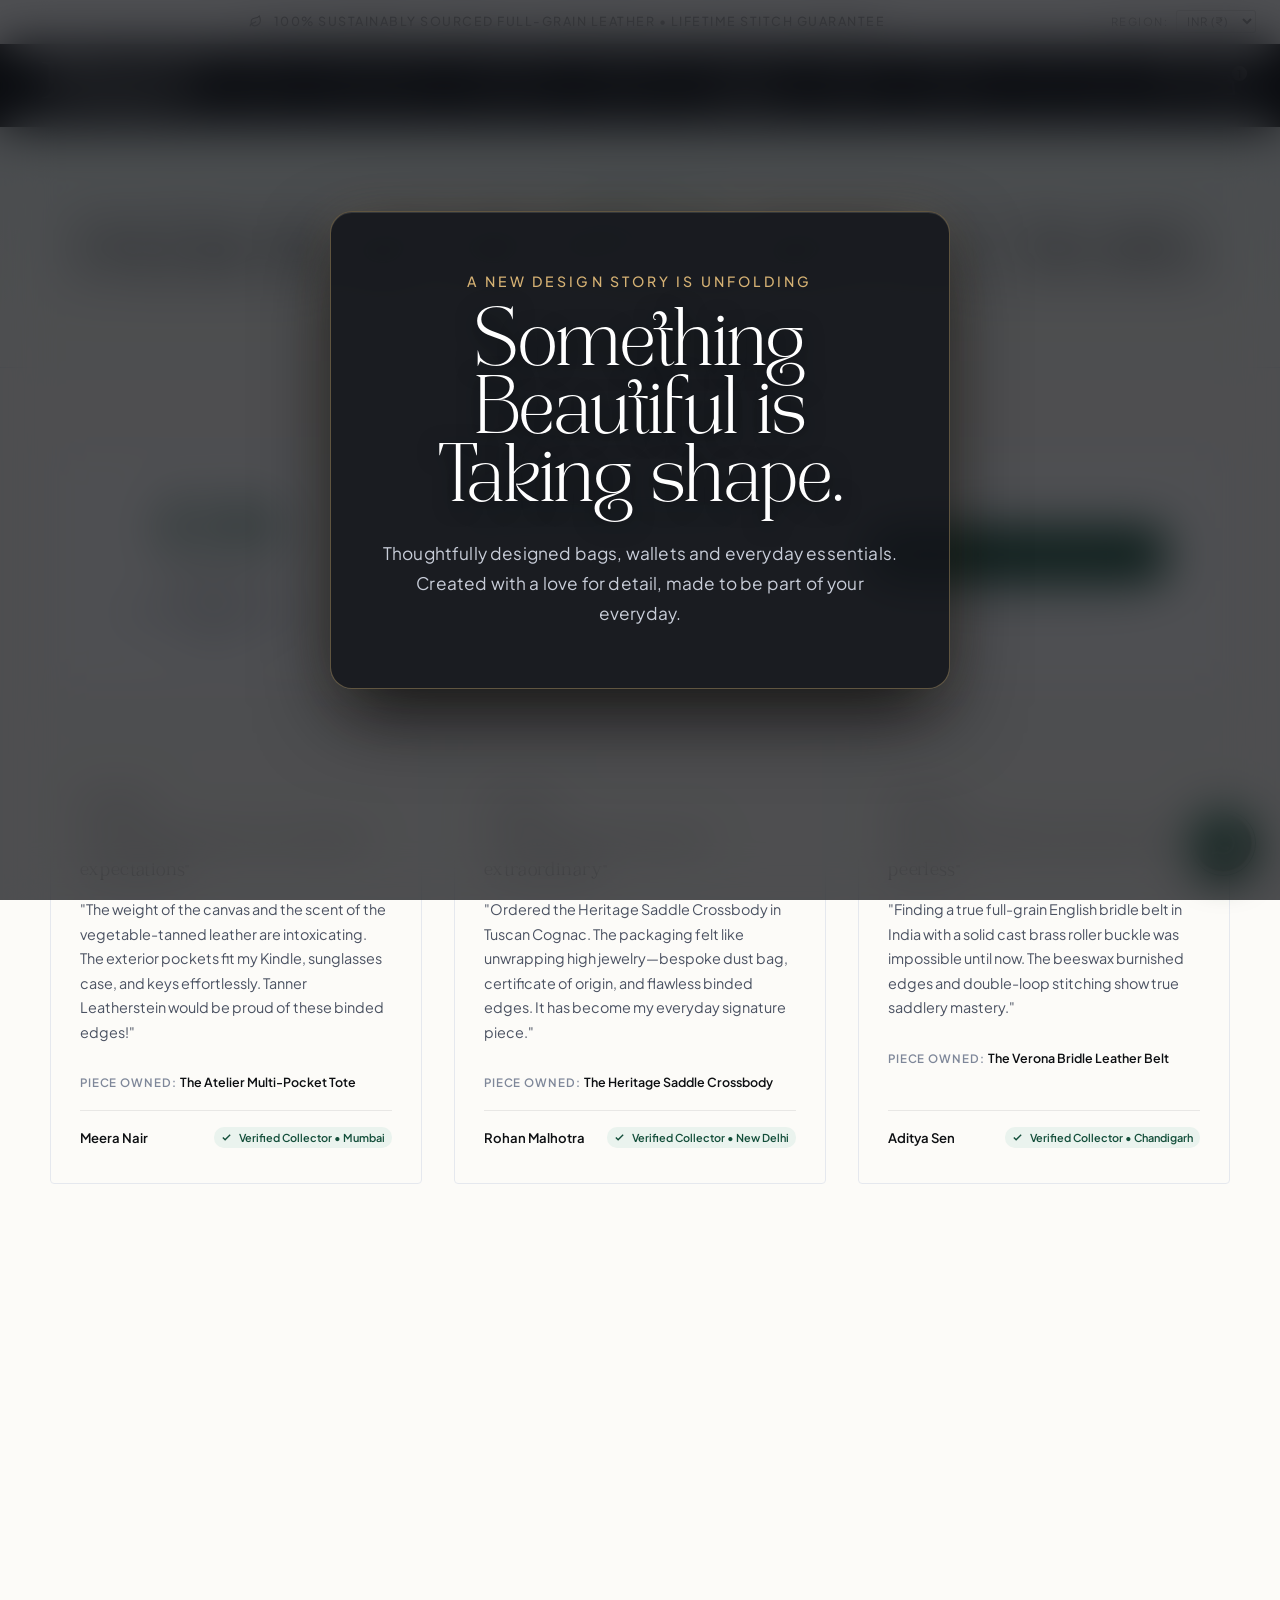
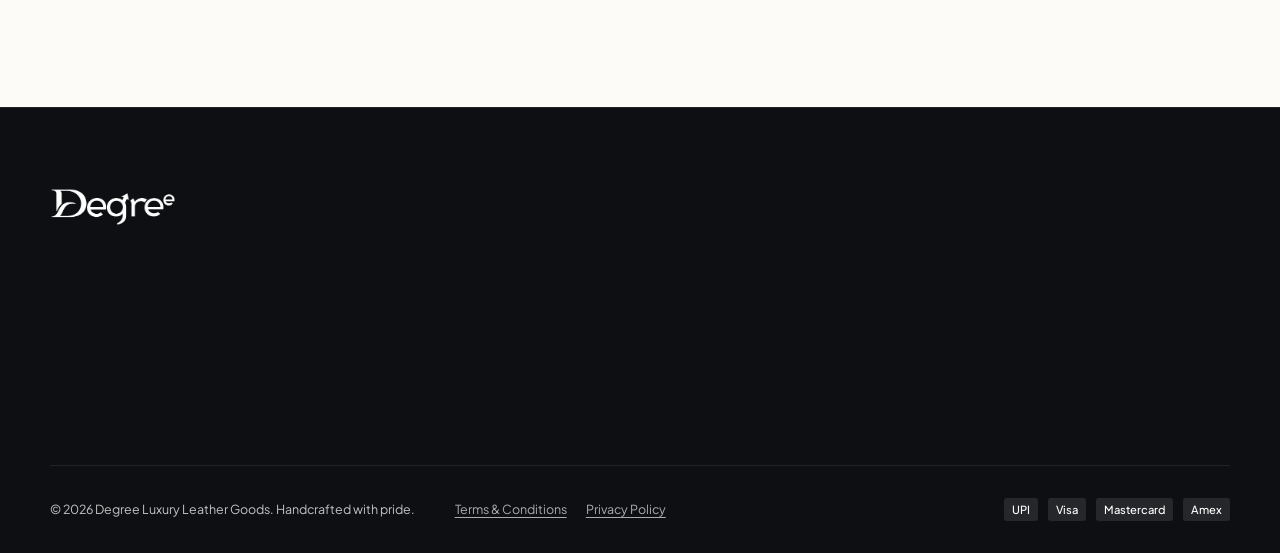
<file: feedback.html>
﻿<!DOCTYPE html>
<html lang="en">
<head>
  <meta charset="UTF-8">
  <meta http-equiv="refresh" content="0; url=reviews.html">
  <title>Redirecting to Reviews — Degree Luxury Leather</title>
  <script>window.location.replace("reviews.html");</script>
  <link rel="preload" href="catchy-mager.otf" as="font" type="font/woff" crossorigin>
</head>
<body style="font-family:sans-serif; text-align:center; padding: 4rem;">
  <p>Redirecting to <a href="reviews.html">Degree Patron Reviews</a>...</p>
</body>
</html>
</file>
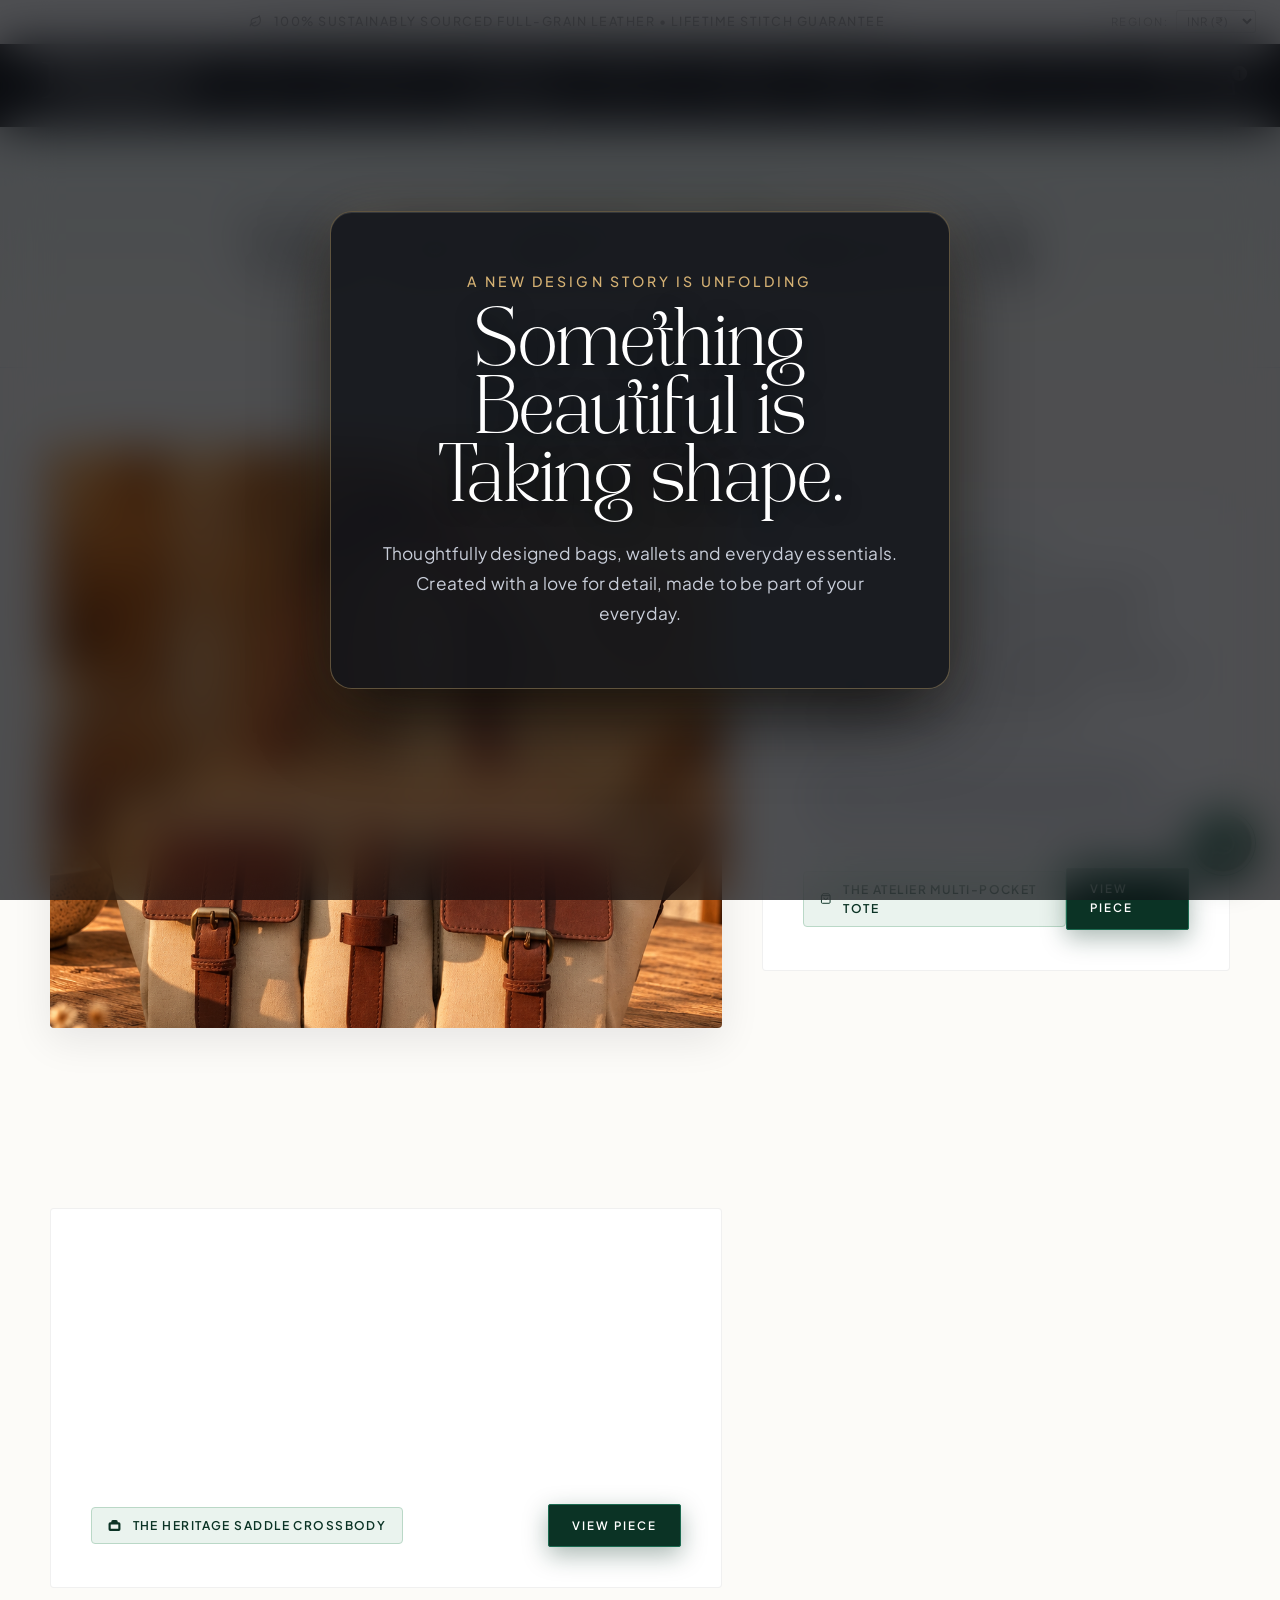
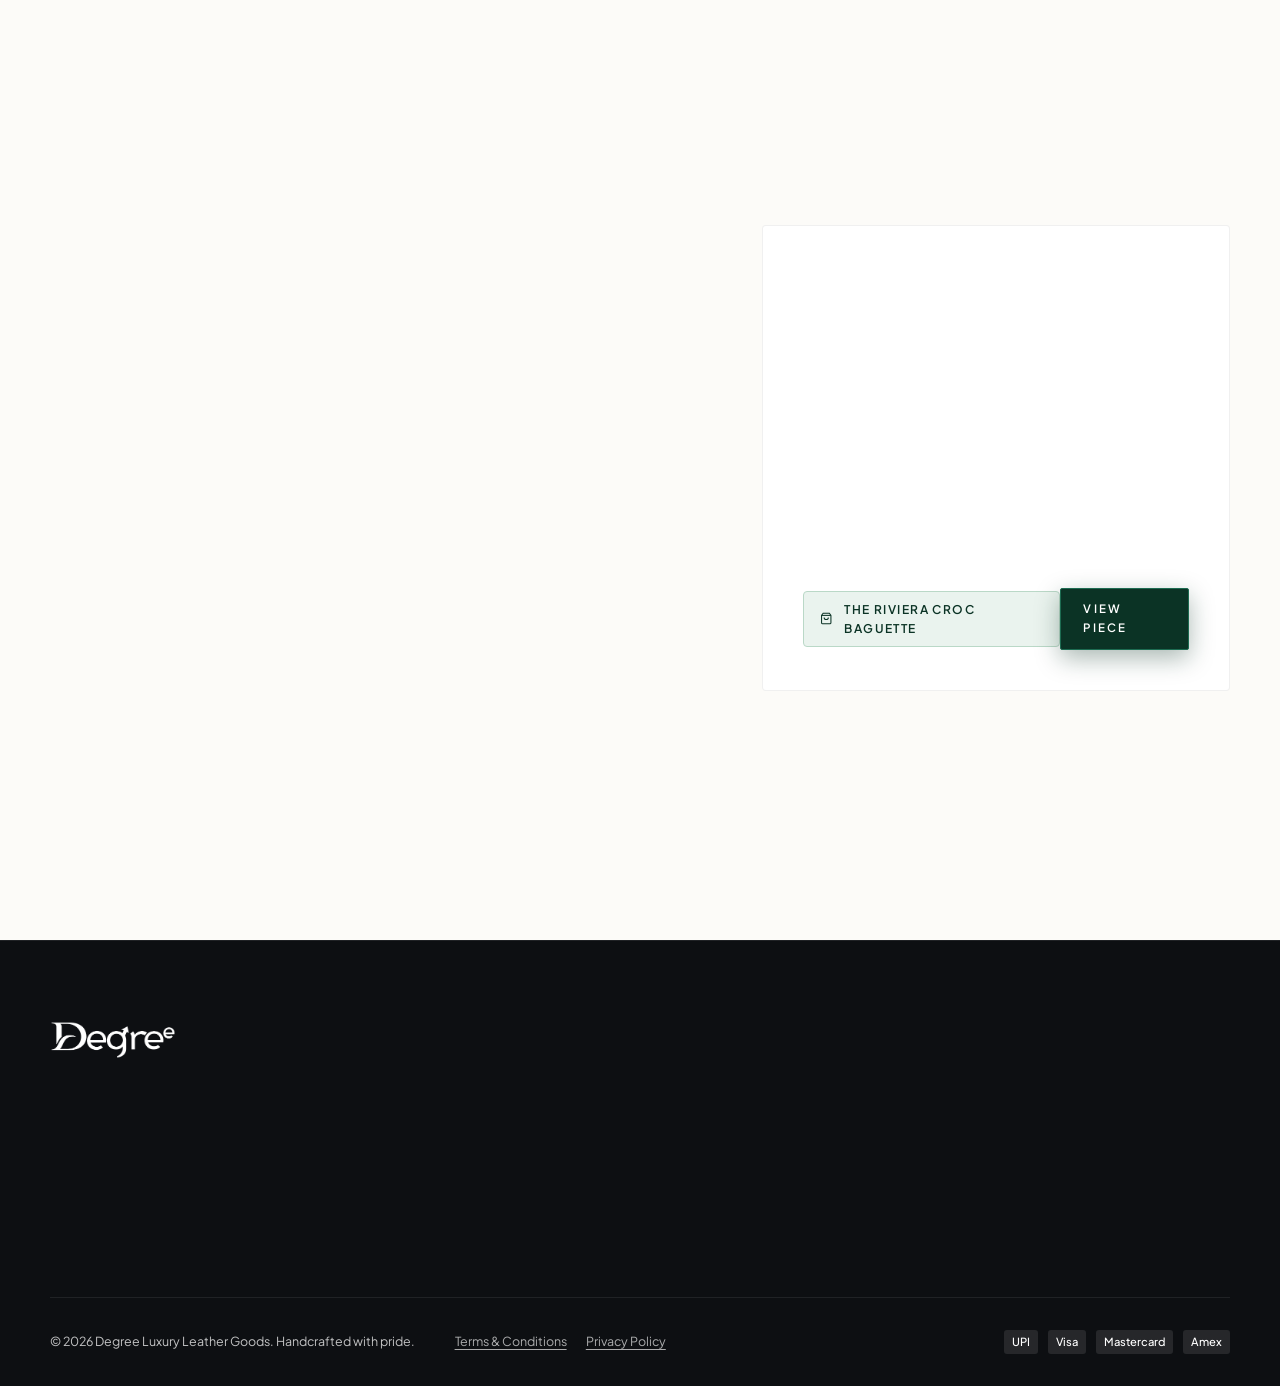
<file: lookbook.html>
<!DOCTYPE html>
<html lang="en">
<head>
  <meta charset="UTF-8">
  <meta name="viewport" content="width=device-width, initial-scale=1.0">
  <title>Editorial Lookbook — Degree Luxury Leather</title>
  <meta name="description" content="View the Autumn / Winter Degree Visual Lookbook. Photographic essays on quiet luxury, Italian leathercraft, and architectural bag design.">
  <link rel="icon" type="image/png" href="img1_zaomed.png">
  <!-- Luxury Font Preloads (Tan Garland & Safira March) -->
  <link rel="preload" href="tan-garland.woff2" as="font" type="font/woff2" crossorigin>
  <link rel="preload" href="safira-march.ttf" as="font" type="font/ttf" crossorigin>
  <link rel="preload" href="catchy-mager.otf" as="font" type="font/woff" crossorigin>
  <link rel="stylesheet" href="style.css?v=6.8">
</head>
<body>

  <!-- Top Announcement Bar -->
  <aside class="announcement-bar" aria-label="Store Announcements">
    <div class="announcement-inner">
      <div class="announcement-message-slider">
        <div class="announcement-message active">
          <span><svg class="announcement-icon" width="13" height="13" viewBox="0 0 24 24" fill="none" stroke="currentColor" stroke-width="2"><path d="M11 20A7 7 0 0 1 9.8 6.1C15.5 5 17 4.48 19 2c1 2 2 4.18 2 8 0 5.5-4.78 10-10 10Z"/><path d="M2 21c0-3 1.85-5.36 5.08-6C9.5 14.52 12 13 13 12"/></svg> 100% Sustainably Sourced Full-Grain Leather • Lifetime Stitch Guarantee</span>
        </div>
        <div class="announcement-message">
          <span><svg class="announcement-icon" width="13" height="13" viewBox="0 0 24 24" fill="none" stroke="currentColor" stroke-width="2"><path d="M20 12V8H4v4"/><path d="M2 12h20v8a2 2 0 0 1-2 2H4a2 2 0 0 1-2-2v-8Z"/><path d="M12 22V8"/><path d="M12 8a3 3 0 1 0-3-3c2 0 3 3 3 3Z"/><path d="M12 8a3 3 0 1 1 3-3c-2 0-3 3-3 3Z"/></svg> Complimentary Handcrafted Dust Bag & Luxury Box with Every Order</span>
        </div>
        <div class="announcement-message">
          <span><svg class="announcement-icon" width="13" height="13" viewBox="0 0 24 24" fill="none" stroke="currentColor" stroke-width="2"><rect x="1" y="3" width="15" height="13"/><polygon points="16 8 20 8 23 11 23 16 16 16 8"/><circle cx="5.5" cy="18.5" r="2.5"/><circle cx="18.5" cy="18.5" r="2.5"/></svg> Complimentary Nationwide Express Delivery on Orders Over ₹12,000</span>
        </div>
      </div>
      <div class="announcement-currency">
        <span style="font-size: 0.7rem; opacity: 0.8; text-transform: uppercase;">Region:</span>
        <select id="currencySelect" class="currency-select" aria-label="Select Currency">
          <option value="INR">INR (₹)</option>
          <option value="USD">USD ($)</option>
          <option value="EUR">EUR (€)</option>
          <option value="GBP">GBP (£)</option>
        </select>
      </div>
    </div>
  </aside>

  <!-- Sticky Luxury Header -->
  <header class="site-header">
    <div class="header-container">
      <!-- Mobile Hamburger -->
      <button class="hamburger-btn" id="hamburgerBtn" aria-label="Toggle navigation menu">
        <span></span><span></span><span></span>
      </button>

      <!-- Brand Logo (Left) -->
      <a href="index.html" class="brand-logo-wrap" aria-label="Degree Luxury Home">
        <img src="logo-white.png?v=2.0" alt="Degree Luxury Leather Logo" class="brand-logo-img">
      </a>

      <!-- Desktop Nav Menu (Center) -->
      <nav class="desktop-nav" aria-label="Primary Navigation">
        <ul class="nav-menu">
          <li><a href="index.html" class="nav-link">Home</a></li>
          <li><a href="collections.html" class="nav-link">Collection</a></li>
          <li><a href="lookbook.html" class="nav-link active">Lookbook</a></li>
          <li><a href="about.html" class="nav-link">About Us</a></li>
          <li><a href="reviews.html" class="nav-link">Reviews</a></li>
          <li><a href="orders.html" class="nav-link">Orders</a></li>
          <li><a href="contact.html" class="nav-link">Contact</a></li>
        </ul>
      </nav>

      <div class="header-actions">
        <button class="action-btn" id="searchTriggerBtn" aria-label="Search Catalog" title="Search">
          <svg fill="none" stroke="currentColor" viewBox="0 0 24 24"><path stroke-linecap="round" stroke-linejoin="round" d="M21 21l-6-6m2-5a7 7 0 11-14 0 7 7 0 0114 0z"></path></svg>
        </button>

        <!-- VIP Client Login / Avatar Trigger -->
        <button class="action-btn" id="loginTriggerBtn" aria-label="VIP Client Account" title="Sign In / VIP Patron">
          <svg fill="none" stroke="currentColor" stroke-width="1.8" viewBox="0 0 24 24">
            <path stroke-linecap="round" stroke-linejoin="round" d="M16 7a4 4 0 11-8 0 4 4 0 018 0zM12 14a7 7 0 00-7 7h14a7 7 0 00-7-7z"></path>
          </svg>
        </button>

        <button class="action-btn" id="wishlistTriggerBtn" aria-label="Wishlist" title="Saved Bags">
          <svg fill="none" stroke="currentColor" viewBox="0 0 24 24"><path stroke-linecap="round" stroke-linejoin="round" d="M4.318 6.318a4.5 4.5 0 000 6.364L12 20.364l7.682-7.682a4.5 4.5 0 00-6.364-6.364L12 7.636l-1.318-1.318a4.5 4.5 0 00-6.364 0z"></path></svg>
          <span class="cart-count-badge" id="wishlistCountBadge">1</span>
        </button>

        <button class="action-btn" id="cartTriggerBtn" aria-label="Shopping Bag" title="Shopping Bag">
          <svg fill="none" stroke="currentColor" viewBox="0 0 24 24"><path stroke-linecap="round" stroke-linejoin="round" d="M16 11V7a4 4 0 00-8 0v4M5 9h14l1 12H4L5 9z"></path></svg>
          <span class="cart-count-badge" id="cartCountBadge">1</span>
        </button>
      </div>
    </div>
  </header>

  <!-- Page Hero -->
  <section class="page-hero">
    <div class="container">
      <span class="page-hero-eyebrow">Autumn • Winter Visual Essay</span>
      <h1 class="page-hero-title">The Degree Lookbook</h1>
    </div>
  </section>

  <!-- Lookbook Spreads -->
  <section class="lookbook-section">
    <div class="container">

      <!-- Spread 1: The Atelier Multi-Pocket Carryall -->
      <div class="lookbook-editorial-grid">
        <div class="lookbook-col-large">
          <div class="lookbook-editorial-card">
            <img src="img2_tpffn3.png" alt="Morning Light in The Studio — The Atelier Tote">
          </div>
        </div>
        <div class="lookbook-col-small">
          <div class="lookbook-editorial-text">
            <span style="font-size: 0.72rem; text-transform: uppercase; letter-spacing: 0.2em; color: var(--color-green-rich); font-weight: 700; display: block; margin-bottom: 0.6rem;">Study No. 01 • Morning Light</span>
            <div class="lookbook-editorial-quote">
              "Tactile warmth on reclaimed oak. The uncorrected canvas breathes while vegetable-tanned handles hold their form."
            </div>
            <p style="font-size: 0.92rem; color: var(--color-gray-dark); line-height: 1.8; margin-bottom: 2rem;">
              Captured in our daylight workshop alongside dried botanicals and editorial periodicals. Note the brass buckle patina and hand-burnished leather welt stitching.
            </p>
            <div style="display: flex; align-items: center; justify-content: space-between;">
              <span class="lookbook-product-tag">
                <svg width="13" height="13" viewBox="0 0 24 24" fill="none" stroke="currentColor" stroke-width="2" style="display:inline-block; vertical-align:middle; margin-right:4px;"><path d="M6 2 3 6v14a2 2 0 0 0 2 2h14a2 2 0 0 0 2-2V6l-3-4Z"/><path d="M3 6h18"/><path d="M16 10a4 4 0 0 1-8 0"/></svg>
                The Atelier Multi-Pocket Tote
              </span>
              <a href="bags.html" class="btn-luxury-primary" style="padding: 0.7rem 1.4rem; font-size: 0.72rem;">View Piece</a>
            </div>
          </div>
        </div>
      </div>

      <!-- Spread 2: The 245 Heritage Saddle Bag -->
      <div class="lookbook-editorial-grid">
        <div class="lookbook-col-small" style="order: 2;">
          <div class="lookbook-editorial-card">
            <img src="img3_khoeua.png" alt="Architectural Form — The 245 Saddle Crossbody">
          </div>
        </div>
        <div class="lookbook-col-large" style="order: 1;">
          <div class="lookbook-editorial-text">
            <span style="font-size: 0.72rem; text-transform: uppercase; letter-spacing: 0.2em; color: var(--color-green-rich); font-weight: 700; display: block; margin-bottom: 0.6rem;">Study No. 02 • Stone & Hide</span>
            <div class="lookbook-editorial-quote">
              "A study in equestrian balance. The pebbled flap drapes with heavy grace against a travertine plinth."
            </div>
            <p style="font-size: 0.92rem; color: var(--color-gray-dark); line-height: 1.8; margin-bottom: 2rem;">
              The stenciled canvas body pays quiet tribute to vintage field couriers, while the cognac leather softens with bodily warmth over seasons of wear.
            </p>
            <div style="display: flex; align-items: center; justify-content: space-between;">
              <span class="lookbook-product-tag">
                <svg width="13" height="13" viewBox="0 0 24 24" fill="none" stroke="currentColor" stroke-width="2" style="display:inline-block; vertical-align:middle; margin-right:4px;"><path d="M20 7h-3V5a2 2 0 0 0-2-2h-6a2 2 0 0 0-2 2v2H4a2 2 0 0 0-2 2v10a2 2 0 0 0 2 2h16a2 2 0 0 0 2-2V9a2 2 0 0 0-2-2ZM9 5h6v2H9V5Zm11 14H4V9h16v10Z"/></svg>
                The Heritage Saddle Crossbody
              </span>
              <a href="bags.html" class="btn-luxury-primary" style="padding: 0.7rem 1.4rem; font-size: 0.72rem;">View Piece</a>
            </div>
          </div>
        </div>
      </div>

      <!-- Spread 3: The Riviera Croc Baguette -->
      <div class="lookbook-editorial-grid">
        <div class="lookbook-col-large">
          <div class="lookbook-editorial-card">
            <img src="img4_bokvg9.png" alt="Sunbeam & Glaze — The Riviera Baguette">
          </div>
        </div>
        <div class="lookbook-col-small">
          <div class="lookbook-editorial-text">
            <span style="font-size: 0.72rem; text-transform: uppercase; letter-spacing: 0.2em; color: var(--color-green-rich); font-weight: 700; display: block; margin-bottom: 0.6rem;">Study No. 03 • Sunset Patina</span>
            <div class="lookbook-editorial-quote">
              "Deep crocodile scales catching autumnal raking light. Heirloom craftsmanship ready for midnight terraces."
            </div>
            <p style="font-size: 0.92rem; color: var(--color-gray-dark); line-height: 1.8; margin-bottom: 2rem;">
              Suspended from a minimalist wooden peg rail beside freshly picked citrus. The polished palladium push-lock delivers security with tactile satisfaction.
            </p>
            <div style="display: flex; align-items: center; justify-content: space-between;">
              <span class="lookbook-product-tag">
                <svg width="13" height="13" viewBox="0 0 24 24" fill="none" stroke="currentColor" stroke-width="2" style="display:inline-block; vertical-align:middle; margin-right:4px;"><path d="M6 2 3 6v14a2 2 0 0 0 2 2h14a2 2 0 0 0 2-2V6l-3-4Z"/><path d="M3 6h18"/><path d="M16 10a4 4 0 0 1-8 0"/></svg>
                The Riviera Croc Baguette
              </span>
              <a href="bags.html" class="btn-luxury-primary" style="padding: 0.7rem 1.4rem; font-size: 0.72rem;">View Piece</a>
            </div>
          </div>
        </div>
      </div>

    </div>
  </section>

  <!-- Luxury Footer -->
  <footer class="site-footer">
    <div class="container">
      <div class="footer-top-grid">
        <div>
          <img src="logo-white.png?v=2.0" alt="Degree Luxury Leather" class="footer-brand-logo">
          <p class="footer-brand-bio">
            Degree is an independent luxury leather goods house dedicated to time-honored craftsmanship, full-grain European hides, and quiet, enduring design.
          </p>
        </div>
        <div>
          <h4 class="footer-heading">Collections</h4>
          <ul class="footer-links-list">
            <li><a href="bags.html">Atelier Totes</a></li>
            <li><a href="bags.html">Heritage Saddles</a></li>
            <li><a href="bags.html">Riviera Baguettes</a></li>
            <li><a href="collections.html">Forest Green Edit</a></li>
          </ul>
        </div>
        <div>
          <h4 class="footer-heading">The House</h4>
          <ul class="footer-links-list">
            <li><a href="about.html">About Us</a></li>
            <li><a href="lookbook.html">Editorial Lookbook</a></li>
            <li><a href="reviews.html">Patron Reviews</a></li>
            <li><a href="contact.html">Concierge</a></li>
          </ul>
        </div>
        <div>
          <h4 class="footer-heading">Client Care</h4>
          <ul class="footer-links-list">
            <li><a href="orders.html">Orders & Tracking</a></li>
            <li><a href="contact.html">Shipping & Returns</a></li>
            <li><a href="contact.html">Lifetime Repair</a></li>
            <li><a href="terms.html">Terms & Conditions</a></li>
            <li><a href="privacy.html">Privacy Policy</a></li>
          </ul>
        </div>
      </div>
      <div class="footer-bottom-row">
        <div style="display: flex; align-items: center; flex-wrap: wrap; gap: 1rem;">
          <span>&copy; 2026 Degree Luxury Leather Goods. Handcrafted with pride.</span>
          <span class="footer-legal-links">
            <a href="terms.html">Terms & Conditions</a>
            <a href="privacy.html">Privacy Policy</a>
          </span>
        </div>
        <div class="payment-gateways-row">
          <span class="payment-tag">UPI</span>
          <span class="payment-tag">Visa</span>
          <span class="payment-tag">Mastercard</span>
          <span class="payment-tag">Amex</span>
        </div>
      </div>
    </div>
  </footer>

  <!-- Universal Drawers & Modals -->
  <div class="cart-drawer-overlay" id="cartDrawerOverlay">
    <aside class="cart-drawer">
      <div class="cart-drawer-header">
        <h3 class="cart-drawer-title">Shopping Bag</h3>
        <button class="cart-close-btn" id="cartCloseBtn">✕</button>
      </div>
      <div class="cart-shipping-meter">
        <div class="shipping-meter-text" id="shippingMeterText"></div>
        <div class="shipping-progress-track"><div class="shipping-progress-fill" id="shippingProgressFill"></div></div>
      </div>
      <div class="cart-drawer-items" id="cartItemsContainer"></div>
      <div class="cart-drawer-footer">
        <div class="cart-subtotal-row">
          <span class="cart-subtotal-label">Subtotal</span>
          <span class="cart-subtotal-val" id="cartTotalDisplay">₹ 0</span>
        </div>
        <button class="cart-checkout-btn" id="cartCheckoutBtn">Proceed To Secure Checkout</button>
      </div>
    </aside>
  </div>

  <div class="wishlist-drawer-overlay" id="wishlistDrawerOverlay">
    <aside class="wishlist-drawer">
      <div class="wishlist-drawer-header">
        <h3 style="font-family: var(--font-serif); font-size: 1.4rem; text-transform: uppercase;">Curated Wishlist</h3>
        <button id="wishlistCloseBtn" style="font-size: 1.2rem; cursor: pointer;">✕</button>
      </div>
      <div class="wishlist-drawer-items" id="wishlistItemsContainer"></div>
    </aside>
  </div>

  <div class="search-modal-overlay" id="searchModalOverlay">
    <div class="search-modal-inner">
      <div class="search-input-row">
        <input type="text" id="searchMainInput" class="search-main-input" placeholder="Search collections, bags, belts, wallets, hues..." autocomplete="off">
        <button class="search-close-btn" id="searchCloseBtn">✕</button>
      </div>
      <div class="search-results-container" id="searchResultsContainer"></div>
    </div>
  </div>

  <div class="mobile-nav-overlay" id="mobileNavDrawer">
    <div class="mobile-nav-content">
      <div class="mobile-nav-header">
        <img src="logo-black.png?v=2.0" alt="Degree" style="height:32px;">
        <button class="mobile-nav-close" id="mobileNavClose">✕</button>
      </div>
      <ul class="mobile-nav-links">
        <li><a href="index.html">Home</a></li>
        <li><a href="collections.html">Capsule Collections</a></li>
        <li><a href="lookbook.html">Editorial Lookbook</a></li>
        <li><a href="about.html">About The House</a></li>
        <li><a href="reviews.html">Patron Reviews</a></li>
        <li><a href="orders.html">Orders & Tracking</a></li>
        <li><a href="contact.html">Concierge & Contact</a></li>
      </ul>
    </div>
  </div>

  <!-- Floating WhatsApp Concierge Button (Right Down Corner) -->
  <a href="https://wa.me/" target="_blank" rel="noopener" class="floating-whatsapp" aria-label="Chat with Degree on WhatsApp" title="Chat with us on WhatsApp">
    <span class="whatsapp-tooltip">Chat with us</span>
    <svg width="28" height="28" viewBox="0 0 24 24" fill="currentColor">
      <path d="M12.04 2c-5.46 0-9.91 4.45-9.91 9.91 0 1.75.46 3.45 1.32 4.95L2.05 22l5.25-1.38c1.45.79 3.08 1.21 4.74 1.21 5.46 0 9.91-4.45 9.91-9.91 0-2.65-1.03-5.14-2.9-7.01A9.816 9.816 0 0 0 12.04 2zm.01 1.67c2.2 0 4.26.86 5.82 2.42a8.225 8.225 0 0 1 2.41 5.83c0 4.54-3.7 8.24-8.24 8.24-1.48 0-2.93-.4-4.2-1.15l-.3-.18-3.12.82.83-3.04-.2-.31a8.196 8.196 0 0 1-1.26-4.36c0-4.54 3.7-8.24 8.24-8.24zm4.52 11.66c-.25-.13-1.47-.72-1.7-.81-.23-.08-.39-.13-.56.13-.17.25-.64.81-.79.97-.14.17-.29.19-.54.06-.25-.13-1.06-.39-2.03-1.25-.75-.67-1.26-1.5-1.41-1.75-.14-.25-.02-.39.11-.51.11-.11.25-.29.38-.44.13-.14.17-.25.25-.42.08-.17.04-.31-.02-.44-.06-.13-.56-1.35-.77-1.85-.2-.49-.41-.42-.56-.43h-.48c-.17 0-.44.06-.67.31-.23.25-.88.86-.88 2.1 0 1.24.9 2.44 1.03 2.61.13.17 1.78 2.71 4.3 3.8.6.26 1.07.41 1.43.53.6.19 1.15.16 1.58.1.48-.07 1.47-.6 1.68-1.18.21-.58.21-1.07.15-1.18-.06-.1-.23-.17-.48-.29z"/>
    </svg>
  </a>

    <!-- ==========================================
       VIP CLIENT LOGIN & REGISTER MODAL (PREMIUM QUIET LUXURY)
       ========================================== -->
    <!-- ==========================================
       VIP CLIENT LOGIN & REGISTER MODAL (ATELIER LUXURY 2-COLUMN)
       ========================================== -->
  <div class="login-modal-overlay" id="loginModalOverlay" role="dialog" aria-modal="true" aria-labelledby="loginHeadingText">
    <div class="login-modal-box">
      <button class="login-close-sharp" id="loginCloseBtn" aria-label="Close Modal">✕</button>

      <!-- Left Column: Luxury Brand Artwork -->
      <div class="login-brand-panel" aria-hidden="true"></div>

      <!-- Right Column: Interactive Form -->
      <div class="login-form-panel-wrap">
        <!-- Sign In View -->
        <div class="auth-view-panel" id="loginFormView">
          <div class="login-form-content">
            <h3 class="login-heading" id="loginHeadingText">Welcome Back</h3>
            <p class="login-subheading">Sign in to continue your journey</p>

            <form id="clientLoginForm">
              <div class="login-field-sharp">
                <label for="loginEmail" class="login-label-sharp">Email</label>
                <div class="login-input-wrapper">
                  <svg class="login-field-icon" viewBox="0 0 24 24" fill="none" stroke="currentColor" stroke-width="1.8" stroke-linecap="round" stroke-linejoin="round">
                    <rect x="2" y="4" width="20" height="16"></rect>
                    <path d="M22 6l-10 7L2 6"></path>
                  </svg>
                  <input type="email" id="loginEmail" required class="login-input-sharp" placeholder="Enter your email" autocomplete="email">
                </div>
              </div>

              <div class="login-field-sharp">
                <label for="loginPass" class="login-label-sharp">Password</label>
                <div class="login-input-wrapper">
                  <svg class="login-field-icon" viewBox="0 0 24 24" fill="none" stroke="currentColor" stroke-width="1.8" stroke-linecap="round" stroke-linejoin="round">
                    <rect x="3" y="11" width="18" height="11"></rect>
                    <circle cx="12" cy="16" r="1.5"></circle>
                    <path d="M7 11V7a5 5 0 0 1 10 0v4"></path>
                  </svg>
                  <input type="password" id="loginPass" required class="login-input-sharp" placeholder="Enter your password" autocomplete="current-password">
                  <button type="button" class="login-pwd-toggle" id="togglePasswordBtn" aria-label="Toggle password visibility">
                    <svg class="pwd-icon" viewBox="0 0 24 24" fill="none" stroke="currentColor" stroke-width="1.8" stroke-linecap="round" stroke-linejoin="round">
                      <path d="M1 12s4-8 11-8 11 8 11 8-4 8-11 8-11-8-11-8z"></path>
                      <circle cx="12" cy="12" r="3"></circle>
                    </svg>
                  </button>
                </div>
                <div class="login-forgot-row">
                  <a href="#" class="login-link-cognac" id="forgotPassBtn">Forgot password?</a>
                </div>
              </div>

              <button type="submit" class="btn-login-cognac">
                <span>Sign In</span>
                <svg viewBox="0 0 24 24" width="18" height="18" fill="none" stroke="currentColor" stroke-width="2" stroke-linecap="round" stroke-linejoin="round">
                  <path d="M5 12h14M12 5l7 7-7 7"></path>
                </svg>
              </button>

              <div class="login-sharp-divider">
                <span>OR</span>
              </div>

              <button type="button" class="btn-google-sharp" id="googleLoginBtn">
                <svg class="google-icon" viewBox="0 0 24 24" width="18" height="18" aria-hidden="true">
                  <path fill="#4285F4" d="M22.56 12.25c0-.78-.07-1.53-.2-2.25H12v4.26h5.92c-.26 1.37-1.04 2.53-2.21 3.31v2.77h3.57c2.08-1.92 3.28-4.74 3.28-8.09z"/>
                  <path fill="#34A853" d="M12 23c2.97 0 5.46-.98 7.28-2.66l-3.57-2.77c-.98.66-2.23 1.06-3.71 1.06-2.86 0-5.29-1.93-6.16-4.53H2.18v2.84C3.99 20.53 7.7 23 12 23z"/>
                  <path fill="#FBBC05" d="M5.84 14.09c-.22-.66-.35-1.36-.35-2.09s.13-1.43.35-2.09V7.06H2.18C1.43 8.55 1 10.22 1 12s.43 3.45 1.18 4.94l2.85-2.22.81-.63z"/>
                  <path fill="#EA4335" d="M12 5.38c1.62 0 3.06.56 4.21 1.64l3.15-3.15C17.45 2.09 14.97 1 12 1 7.7 1 3.99 3.47 2.18 7.06l3.66 2.84c.87-2.6 3.3-4.52 6.16-4.52z"/>
                </svg>
                <span>Continue with Google</span>
              </button>

              <div class="login-switch-footer">
                <span>Don't have an account?</span>
                <a href="#" class="toggle-auth-link" data-target="register">Create an account</a>
              </div>
            </form>
          </div>
        </div>

        <!-- Create Account View -->
        <div class="auth-view-panel hidden" id="registerFormView">
          <div class="login-form-content">
            <h3 class="login-heading">Create Account</h3>
            <p class="login-subheading">Join our VIP atelier for bespoke privileges</p>

            <form id="clientRegisterForm">
              <div class="login-field-sharp">
                <label for="regName" class="login-label-sharp">Full Name</label>
                <div class="login-input-wrapper">
                  <svg class="login-field-icon" viewBox="0 0 24 24" fill="none" stroke="currentColor" stroke-width="1.8" stroke-linecap="round" stroke-linejoin="round">
                    <path d="M20 21v-2a4 4 0 0 0-4-4H8a4 4 0 0 0-4 4v2"></path>
                    <circle cx="12" cy="7" r="4"></circle>
                  </svg>
                  <input type="text" id="regName" required class="login-input-sharp" placeholder="Enter your full name" autocomplete="name">
                </div>
              </div>

              <div class="login-field-sharp">
                <label for="regEmail" class="login-label-sharp">Email</label>
                <div class="login-input-wrapper">
                  <svg class="login-field-icon" viewBox="0 0 24 24" fill="none" stroke="currentColor" stroke-width="1.8" stroke-linecap="round" stroke-linejoin="round">
                    <rect x="2" y="4" width="20" height="16"></rect>
                    <path d="M22 6l-10 7L2 6"></path>
                  </svg>
                  <input type="email" id="regEmail" required class="login-input-sharp" placeholder="Enter your email" autocomplete="email">
                </div>
              </div>

              <div class="login-field-sharp">
                <label for="regPass" class="login-label-sharp">Password</label>
                <div class="login-input-wrapper">
                  <svg class="login-field-icon" viewBox="0 0 24 24" fill="none" stroke="currentColor" stroke-width="1.8" stroke-linecap="round" stroke-linejoin="round">
                    <rect x="3" y="11" width="18" height="11"></rect>
                    <circle cx="12" cy="16" r="1.5"></circle>
                    <path d="M7 11V7a5 5 0 0 1 10 0v4"></path>
                  </svg>
                  <input type="password" id="regPass" required minlength="6" class="login-input-sharp" placeholder="Create a secure passphrase" autocomplete="new-password">
                </div>
              </div>

              <button type="submit" class="btn-login-cognac">
                <span>Create Account</span>
                <svg viewBox="0 0 24 24" width="18" height="18" fill="none" stroke="currentColor" stroke-width="2" stroke-linecap="round" stroke-linejoin="round">
                  <path d="M5 12h14M12 5l7 7-7 7"></path>
                </svg>
              </button>

              <div class="login-sharp-divider">
                <span>OR</span>
              </div>

              <button type="button" class="btn-google-sharp btn-google-auth">
                <svg class="google-icon" viewBox="0 0 24 24" width="18" height="18" aria-hidden="true">
                  <path fill="#4285F4" d="M22.56 12.25c0-.78-.07-1.53-.2-2.25H12v4.26h5.92c-.26 1.37-1.04 2.53-2.21 3.31v2.77h3.57c2.08-1.92 3.28-4.74 3.28-8.09z"/>
                  <path fill="#34A853" d="M12 23c2.97 0 5.46-.98 7.28-2.66l-3.57-2.77c-.98.66-2.23 1.06-3.71 1.06-2.86 0-5.29-1.93-6.16-4.53H2.18v2.84C3.99 20.53 7.7 23 12 23z"/>
                  <path fill="#FBBC05" d="M5.84 14.09c-.22-.66-.35-1.36-.35-2.09s.13-1.43.35-2.09V7.06H2.18C1.43 8.55 1 10.22 1 12s.43 3.45 1.18 4.94l2.85-2.22.81-.63z"/>
                  <path fill="#EA4335" d="M12 5.38c1.62 0 3.06.56 4.21 1.64l3.15-3.15C17.45 2.09 14.97 1 12 1 7.7 1 3.99 3.47 2.18 7.06l3.66 2.84c.87-2.6 3.3-4.52 6.16-4.52z"/>
                </svg>
                <span>Continue with Google</span>
              </button>

              <div class="login-switch-footer">
                <span>Already have an account?</span>
                <a href="#" class="toggle-auth-link" data-target="login">Sign In</a>
              </div>
            </form>
          </div>
        </div>
      </div>
    </div>
  </div>

  <script src="app.js?v=4.0"></script>
</body>
</html>
</file>
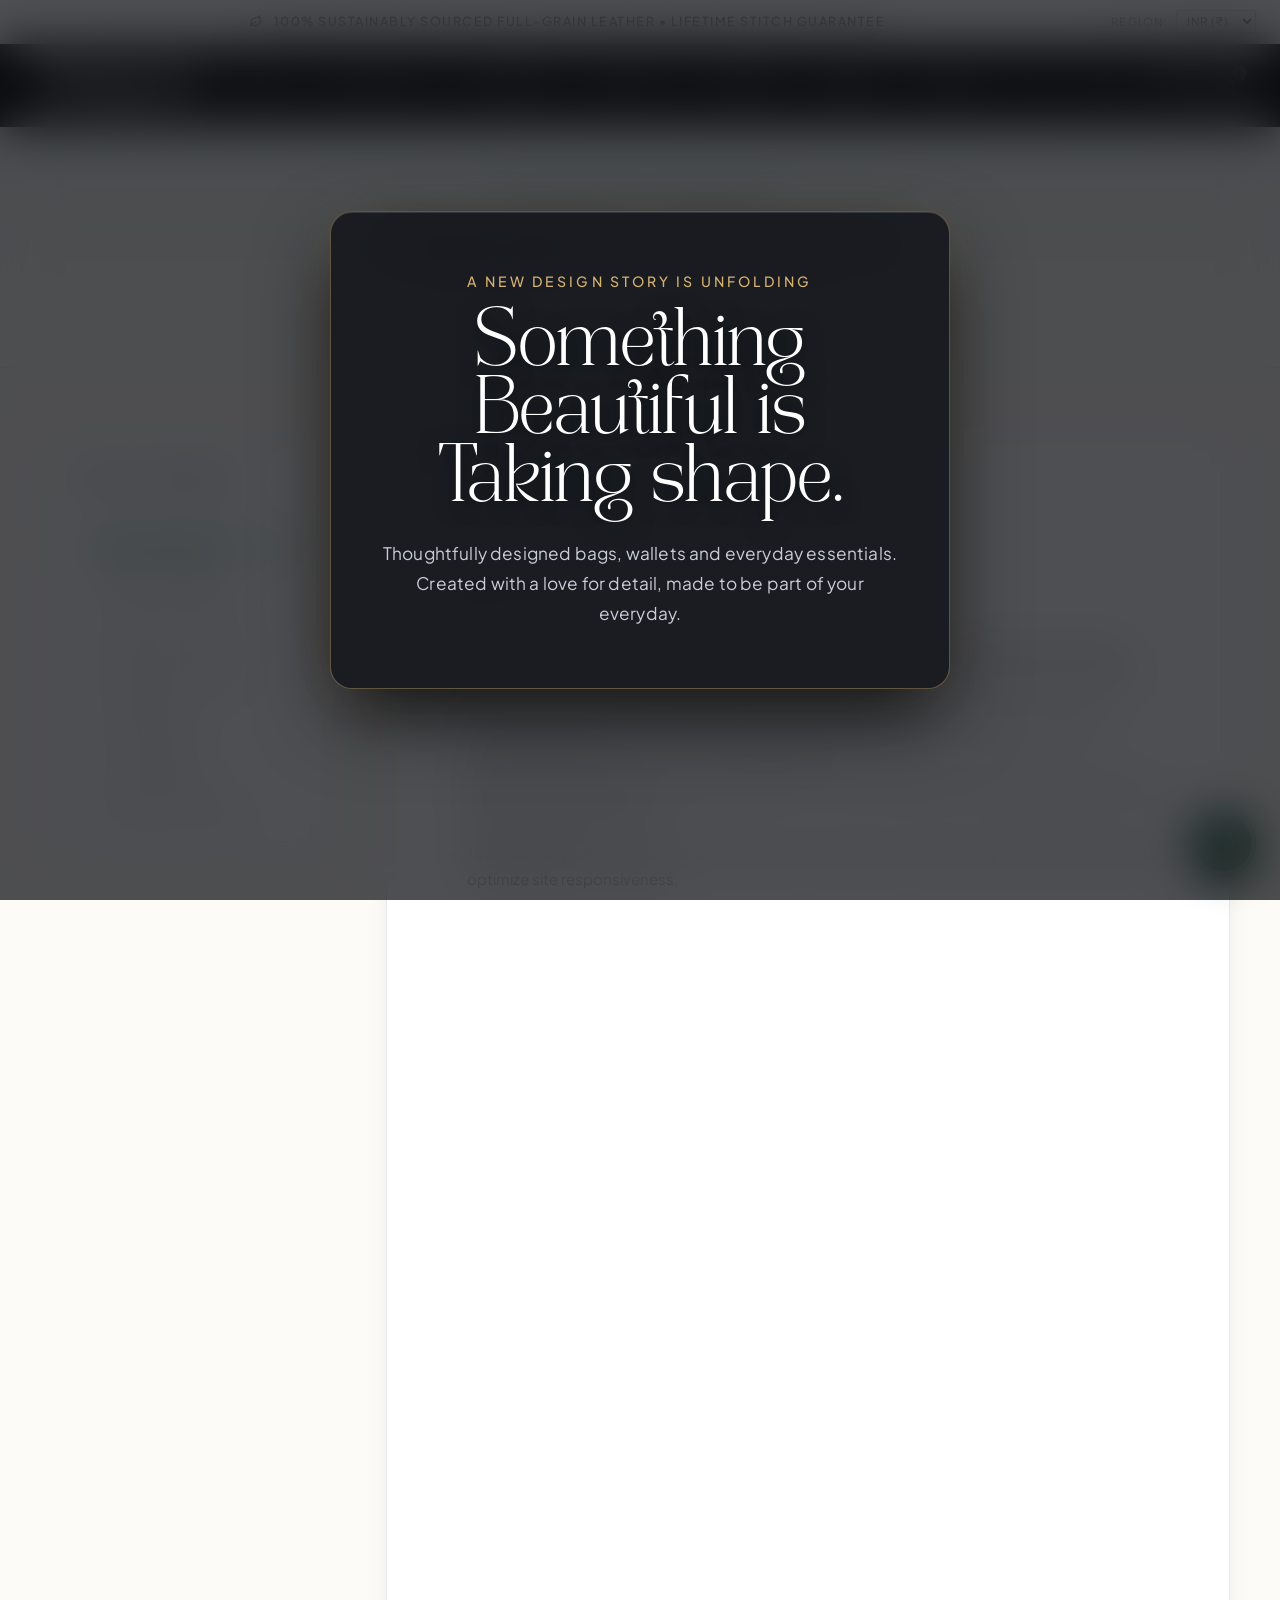
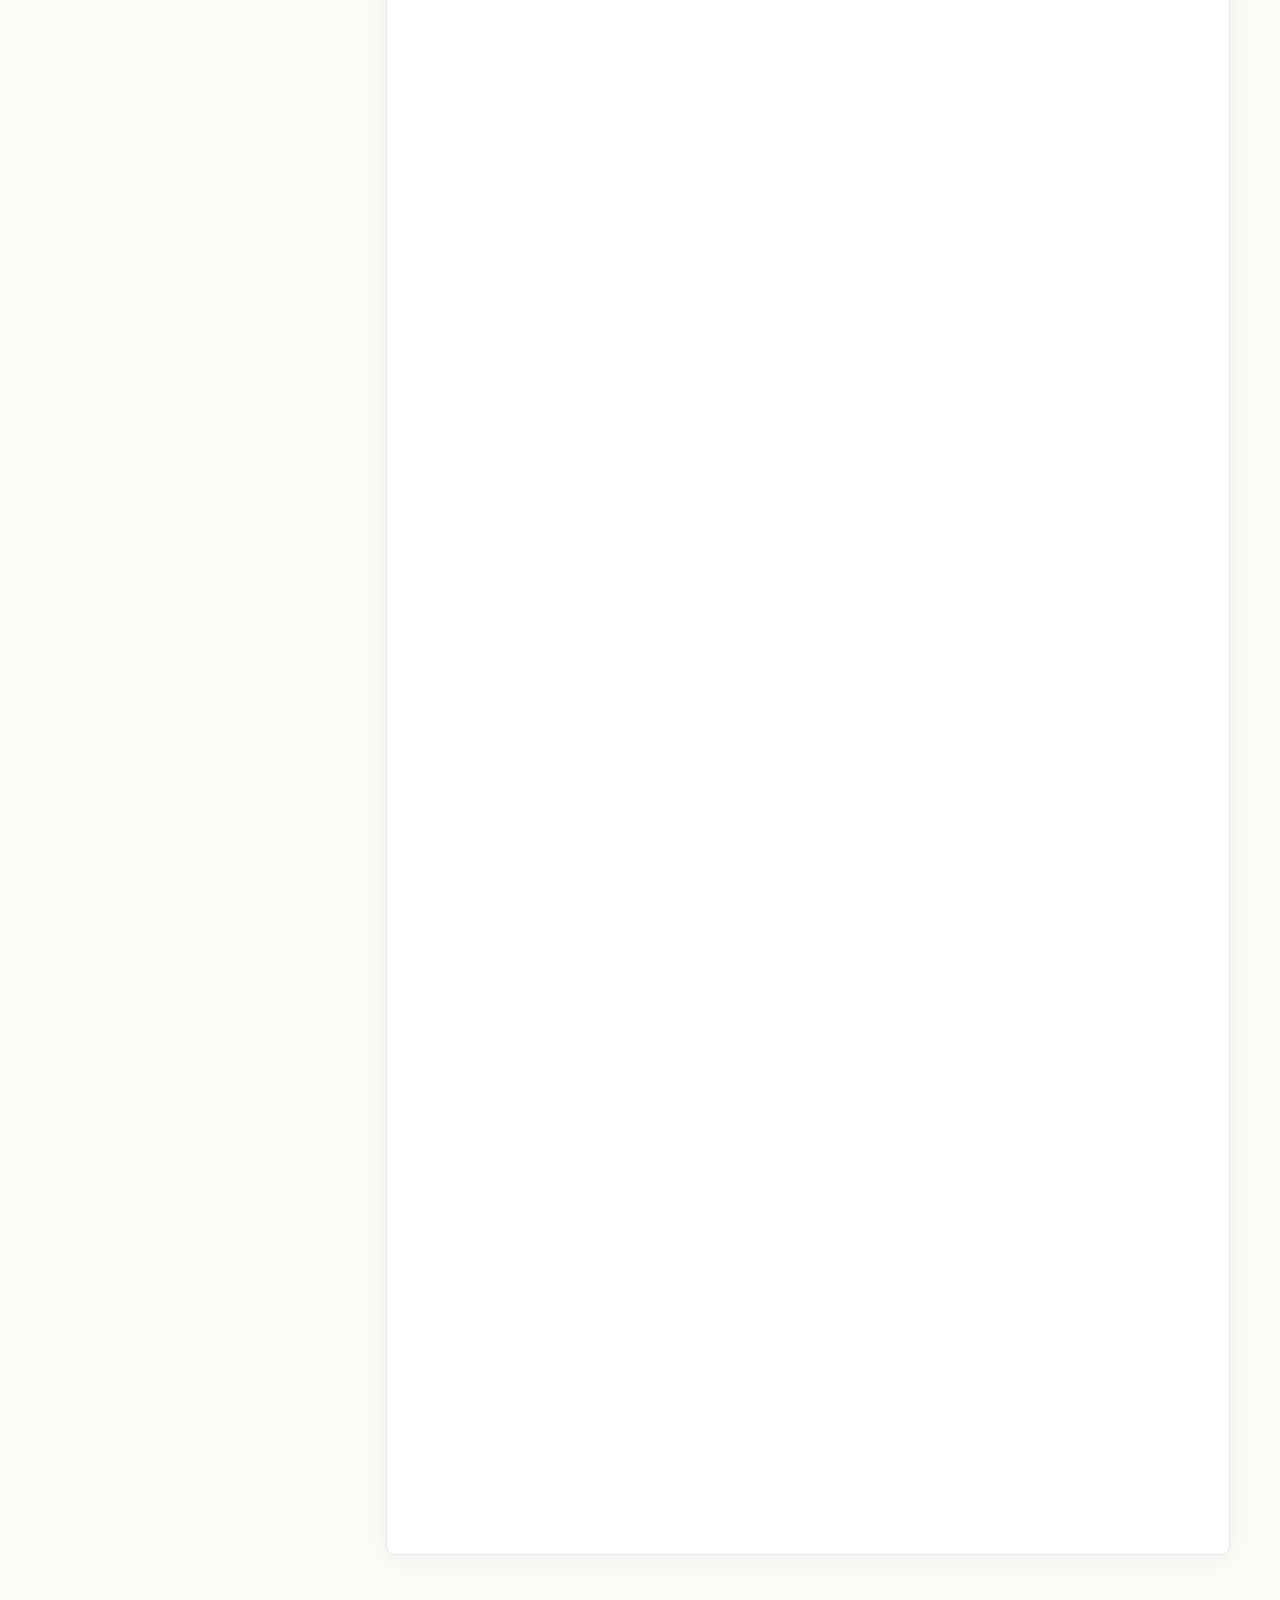
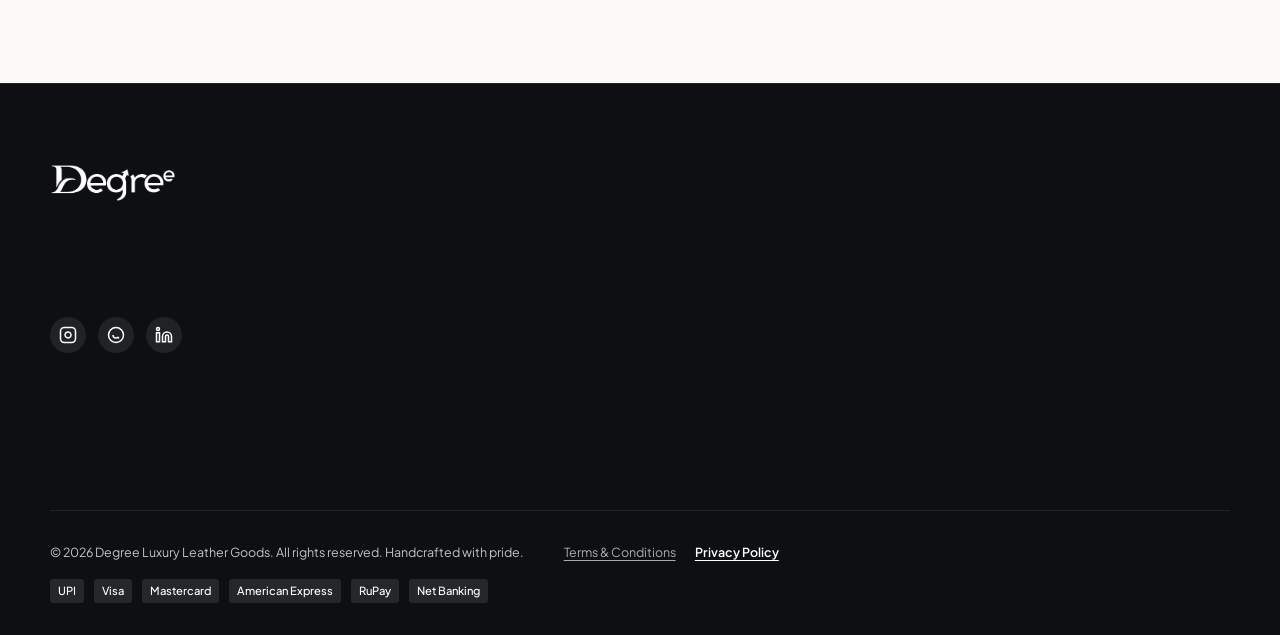
<file: privacy.html>
<!DOCTYPE html>
<html lang="en">
<head>
  <meta charset="UTF-8">
  <meta name="viewport" content="width=device-width, initial-scale=1.0">
  <title>Privacy Policy — Degree Luxury Leather</title>
  <meta name="description" content="Privacy policy and data safeguarding protocols for patrons, collectors, and bespoke clients of Degree Luxury Leather Goods.">
  <link rel="icon" type="image/png" href="img1_zaomed.png">
  <!-- Luxury Font Preloads (Tan Garland & Safira March) -->
  <link rel="preload" href="tan-garland.woff2" as="font" type="font/woff2" crossorigin>
  <link rel="preload" href="safira-march.ttf" as="font" type="font/ttf" crossorigin>
  <link rel="preload" href="catchy-mager.otf" as="font" type="font/woff" crossorigin>
  <link rel="stylesheet" href="style.css?v=6.8">
</head>
<body>

  <!-- Top Announcement Bar -->
  <aside class="announcement-bar" aria-label="Store Announcements">
    <div class="announcement-inner">
      <div class="announcement-message-slider">
        <div class="announcement-message active">
          <span><svg class="announcement-icon" width="13" height="13" viewBox="0 0 24 24" fill="none" stroke="currentColor" stroke-width="2"><path d="M11 20A7 7 0 0 1 9.8 6.1C15.5 5 17 4.48 19 2c1 2 2 4.18 2 8 0 5.5-4.78 10-10 10Z"/><path d="M2 21c0-3 1.85-5.36 5.08-6C9.5 14.52 12 13 13 12"/></svg> 100% Sustainably Sourced Full-Grain Leather • Lifetime Stitch Guarantee</span>
        </div>
        <div class="announcement-message">
          <span><svg class="announcement-icon" width="13" height="13" viewBox="0 0 24 24" fill="none" stroke="currentColor" stroke-width="2"><path d="M20 12V8H4v4"/><path d="M2 12h20v8a2 2 0 0 1-2 2H4a2 2 0 0 1-2-2v-8Z"/><path d="M12 22V8"/><path d="M12 8a3 3 0 1 0-3-3c2 0 3 3 3 3Z"/><path d="M12 8a3 3 0 1 1 3-3c-2 0-3 3-3 3Z"/></svg> Complimentary Handcrafted Dust Bag & Luxury Box with Every Order</span>
        </div>
        <div class="announcement-message">
          <span><svg class="announcement-icon" width="13" height="13" viewBox="0 0 24 24" fill="none" stroke="currentColor" stroke-width="2"><rect x="1" y="3" width="15" height="13"/><polygon points="16 8 20 8 23 11 23 16 16 8"/><circle cx="5.5" cy="18.5" r="2.5"/><circle cx="18.5" cy="18.5" r="2.5"/></svg> Complimentary Nationwide Express Delivery on Orders Over ₹12,000</span>
        </div>
      </div>
      <div class="announcement-currency">
        <span style="font-size: 0.7rem; opacity: 0.8; text-transform: uppercase;">Region:</span>
        <select id="currencySelect" class="currency-select" aria-label="Select Currency">
          <option value="INR">INR (₹)</option>
          <option value="USD">USD ($)</option>
          <option value="EUR">EUR (€)</option>
          <option value="GBP">GBP (£)</option>
        </select>
      </div>
    </div>
  </aside>

  <!-- Sticky Luxury Header -->
  <header class="site-header">
    <div class="header-container">
      <!-- Mobile Hamburger -->
      <button class="hamburger-btn" id="hamburgerBtn" aria-label="Toggle navigation menu">
        <span></span><span></span><span></span>
      </button>

      <!-- Brand Logo (Left) -->
      <a href="index.html" class="brand-logo-wrap" aria-label="Degree Luxury Home">
        <img src="logo-white.png?v=2.0" alt="Degree Luxury Leather Logo" class="brand-logo-img">
      </a>

      <!-- Desktop Nav Menu (Center - No Accessories as requested) -->
      <nav class="desktop-nav" aria-label="Primary Navigation">
        <ul class="nav-menu">
          <li><a href="index.html" class="nav-link">Home</a></li>
          <li><a href="collections.html" class="nav-link">Collection</a></li>
          <li><a href="lookbook.html" class="nav-link">Lookbook</a></li>
          <li><a href="about.html" class="nav-link">About Us</a></li>
          <li><a href="reviews.html" class="nav-link">Reviews</a></li>
          <li><a href="orders.html" class="nav-link">Orders</a></li>
          <li><a href="contact.html" class="nav-link">Contact</a></li>
        </ul>
      </nav>

      <!-- Header Actions (Right) -->
      <div class="header-actions">
        <button class="action-btn" id="searchTriggerBtn" aria-label="Search Catalog" title="Search">
          <svg fill="none" stroke="currentColor" viewBox="0 0 24 24"><path stroke-linecap="round" stroke-linejoin="round" d="M21 21l-6-6m2-5a7 7 0 11-14 0 7 7 0 0114 0z"></path></svg>
        </button>

        <button class="action-btn" id="loginTriggerBtn" aria-label="VIP Client Account" title="Sign In / VIP Patron">
          <svg fill="none" stroke="currentColor" stroke-width="1.8" viewBox="0 0 24 24">
            <path stroke-linecap="round" stroke-linejoin="round" d="M16 7a4 4 0 11-8 0 4 4 0 018 0zM12 14a7 7 0 00-7 7h14a7 7 0 00-7-7z"></path>
          </svg>
        </button>

        <button class="action-btn" id="wishlistTriggerBtn" aria-label="Wishlist" title="Saved Bags">
          <svg fill="none" stroke="currentColor" viewBox="0 0 24 24"><path stroke-linecap="round" stroke-linejoin="round" d="M4.318 6.318a4.5 4.5 0 000 6.364L12 20.364l7.682-7.682a4.5 4.5 0 00-6.364-6.364L12 7.636l-1.318-1.318a4.5 4.5 0 00-6.364 0z"></path></svg>
          <span class="cart-count-badge" id="wishlistCountBadge">0</span>
        </button>

        <button class="action-btn" id="cartTriggerBtn" aria-label="Shopping Bag" title="Shopping Bag">
          <svg fill="none" stroke="currentColor" viewBox="0 0 24 24"><path stroke-linecap="round" stroke-linejoin="round" d="M16 11V7a4 4 0 00-8 0v4M5 9h14l1 12H4L5 9z"></path></svg>
          <span class="cart-count-badge" id="cartCountBadge">0</span>
        </button>
      </div>
    </div>
  </header>

  <!-- Page Hero -->
  <section class="page-hero">
    <div class="container">
      <span class="page-hero-eyebrow">Data Integrity & Discretion</span>
      <h1 class="page-hero-title">Privacy Policy</h1>
    </div>
  </section>

  <!-- Privacy Content Section -->
  <section class="legal-section">
    <div class="container">
      <div class="legal-layout">
        <!-- Sidebar Navigation -->
        <aside class="legal-sidebar" aria-label="Privacy Policy Index">
          <h3 class="legal-sidebar-title">Privacy Principles</h3>
          <ul class="legal-nav-list">
            <li><a href="#privacy-1" class="legal-nav-link active">1. Patron Information</a></li>
            <li><a href="#privacy-2" class="legal-nav-link">2. Purpose of Collection</a></li>
            <li><a href="#privacy-3" class="legal-nav-link">3. Payment & Vault Security</a></li>
            <li><a href="#privacy-4" class="legal-nav-link">4. Digital Cookies & Cache</a></li>
            <li><a href="#privacy-5" class="legal-nav-link">5. Trusted Partners</a></li>
            <li><a href="#privacy-6" class="legal-nav-link">6. Your Data Rights</a></li>
            <li><a href="#privacy-7" class="legal-nav-link">7. Data Protection Officer</a></li>
          </ul>
        </aside>

        <!-- Privacy Body -->
        <main class="legal-body">
          <div class="legal-meta-badge">
            <svg width="14" height="14" viewBox="0 0 24 24" fill="none" stroke="currentColor" stroke-width="2"><path d="M12 22s8-4 8-10V5l-8-3-8 3v7c0 6 8 10 8 10z"></path></svg>
            Client Confidentiality Standard • Updated October 2026
          </div>

          <!-- Section 1 -->
          <article class="legal-block" id="privacy-1">
            <span class="legal-block-num">Section I</span>
            <h2 class="legal-block-title">Information We Collect</h2>
            <p class="legal-text">
              At Degree, discretion is an essential component of quiet luxury. We collect only the information necessary to provide flawless bespoke service, craft fulfillment, and personalized client relations:
            </p>
            <ul class="legal-list">
              <li><strong>Contact & Identity:</strong> Full name, telephone number, delivery address, and email coordinates provided during acquisition or VIP client registration.</li>
              <li><strong>Bespoke Preferences:</strong> Monogramming initials, custom hue selections, hardware preferences, and previous atelier acquisitions.</li>
              <li><strong>Technical Logs:</strong> IP address, device type, browser metadata, and browsing timestamps utilized to optimize site responsiveness.</li>
            </ul>
          </article>

          <!-- Section 2 -->
          <article class="legal-block" id="privacy-2">
            <span class="legal-block-num">Section II</span>
            <h2 class="legal-block-title">How Your Information Is Utilized</h2>
            <p class="legal-text">
              We process your personal details strictly for legitimate atelier purposes:
            </p>
            <ul class="legal-list">
              <li>To construct, verify, pack, and dispatch your handcrafted leather acquisitions.</li>
              <li>To issue verified Digital Certificates of Authenticity and register your Lifetime Stitch Warranty.</li>
              <li>To communicate real-time consignment tracking via SMS and email.</li>
              <li>To invite you to private capsule previews, salon gatherings, and bespoke commissions (strictly upon your consent).</li>
            </ul>
            <div class="legal-highlight-box">
              <p>
                <strong>Uncompromised Privacy:</strong> We will never sell, rent, monetize, or trade your personal information to third-party advertisers or data brokers under any circumstances.
              </p>
            </div>
          </article>

          <!-- Section 3 -->
          <article class="legal-block" id="privacy-3">
            <span class="legal-block-num">Section III</span>
            <h2 class="legal-block-title">Payment Vaulting & Cryptographic Security</h2>
            <p class="legal-text">
              All financial transactions executed on Degree are processed through encrypted, PCI-DSS Level 1 certified payment gateways (including Razorpay, Stripe, and unified UPI infrastructure).
            </p>
            <p class="legal-text">
              Degree never stores, records, or has direct access to your credit card numbers, CVV security codes, or bank credentials. All data in transit is protected using 256-bit Secure Sockets Layer (SSL) encryption.
            </p>
          </article>

          <!-- Section 4 -->
          <article class="legal-block" id="privacy-4">
            <span class="legal-block-num">Section IV</span>
            <h2 class="legal-block-title">Digital Cookies & Atelier Caching</h2>
            <p class="legal-text">
              Our website employs minimal, purposeful cookies to enhance your browsing experience:
            </p>
            <ul class="legal-list">
              <li><strong>Essential Session Cookies:</strong> Retain items inside your Shopping Bag and Wishlist across browser refreshes.</li>
              <li><strong>Preference Cookies:</strong> Remember your preferred currency (INR, USD, EUR, GBP) and regional delivery settings.</li>
              <li><strong>Performance Telemetry:</strong> Anonymized metrics to assess page loading speed and optimize high-resolution hide photography rendering.</li>
            </ul>
            <p class="legal-text">
              You may disable cookies through your browser preferences at any time, though some interactive atelier functions (such as cart preservation) may be altered.
            </p>
          </article>

          <!-- Section 5 -->
          <article class="legal-block" id="privacy-5">
            <span class="legal-block-num">Section V</span>
            <h2 class="legal-block-title">Trusted Logistics & Service Partners</h2>
            <p class="legal-text">
              Your details are shared solely with vetted partners directly involved in delivering your piece:
            </p>
            <ul class="legal-list">
              <li><strong>Courier & Courier Services:</strong> Premium carriers (DHL Express, Blue Dart, Delhivery) for white-glove consignment handoff.</li>
              <li><strong>Regulatory Authorities:</strong> Customs departments when required by law for international imports.</li>
            </ul>
          </article>

          <!-- Section 6 -->
          <article class="legal-block" id="privacy-6">
            <span class="legal-block-num">Section VI</span>
            <h2 class="legal-block-title">Your Rights as a Degree Patron</h2>
            <p class="legal-text">
              As our valued collector, you maintain complete sovereignty over your information:
            </p>
            <ul class="legal-list">
              <li><strong>Right of Access:</strong> Request a complete dossier of the personal data held under your client account.</li>
              <li><strong>Right of Rectification:</strong> Update or amend your shipping coordinates and contact information.</li>
              <li><strong>Right to Erasure (Forget Me):</strong> Request complete deletion of your account and communication records (excluding legal invoice retention required by fiscal laws).</li>
              <li><strong>Opt-Out Privilege:</strong> Unsubscribe from atelier notifications with a single click at the foot of any email.</li>
            </ul>
          </article>

          <!-- Section 7 -->
          <article class="legal-block" id="privacy-7">
            <span class="legal-block-num">Section VII</span>
            <h2 class="legal-block-title">Privacy Concierge Contact</h2>
            <p class="legal-text">
              Should you have questions regarding our privacy practices or wish to exercise your data rights, please contact our Data Governance Concierge:
            </p>
            <p class="legal-text">
              <strong>Degree Luxury Leather Goods</strong><br>
              Data Privacy Desk, Atelier House<br>
              <strong>Email:</strong> privacy@degreeleather.com<br>
              <strong>Telephone:</strong> +91 98765 43210 (Monday &ndash; Saturday, 10:00 &ndash; 18:00 IST)
            </p>
          </article>
        </main>
      </div>
    </div>
  </section>

  <!-- Luxury Footer -->
  <footer class="site-footer">
    <div class="container">
      <div class="footer-top-grid">
        <!-- Brand Col -->
        <div>
          <img src="logo-white.png?v=2.0" alt="Degree Luxury Leather" class="footer-brand-logo">
          <p class="footer-brand-bio">
            Degree is an independent luxury leather goods house dedicated to time-honored craftsmanship, full-grain European hides, and quiet, enduring design.
          </p>
          <div class="footer-social-row">
            <a href="#" class="footer-social-link" title="Instagram">
              <svg width="18" height="18" fill="none" stroke="currentColor" stroke-width="2" viewBox="0 0 24 24"><rect x="2" y="2" width="20" height="20" rx="5"></rect><path d="M16 11.37A4 4 0 1112.63 8 4 4 0 0116 11.37z"></path><line x1="17.5" y1="6.5" x2="17.51" y2="6.5"></line></svg>
            </a>
            <a href="#" class="footer-social-link" title="Pinterest">
              <svg width="18" height="18" fill="none" stroke="currentColor" stroke-width="2" viewBox="0 0 24 24"><circle cx="12" cy="12" r="10"></circle><path d="M8 12c0 2.2 1.8 4 4 4 1 0 1.9-.4 2.5-1l1.5 1.5"></path></svg>
            </a>
            <a href="#" class="footer-social-link" title="LinkedIn">
              <svg width="18" height="18" fill="none" stroke="currentColor" stroke-width="2" viewBox="0 0 24 24"><path d="M16 8a6 6 0 016 6v7h-4v-7a2 2 0 00-2-2 2 2 0 00-2 2v7h-4v-7a6 6 0 016-6z"></path><rect x="2" y="9" width="4" height="12"></rect><circle cx="4" cy="4" r="2"></circle></svg>
            </a>
          </div>
        </div>

        <!-- Collections -->
        <div>
          <h4 class="footer-heading">Collections</h4>
          <ul class="footer-links-list">
            <li><a href="bags.html?category=bags">Luxury Bags & Totes</a></li>
            <li><a href="bags.html?category=wallets">Wallets & Moneybags</a></li>
            <li><a href="bags.html?category=belts">Artisan Leather Belts</a></li>
            <li><a href="bags.html?category=lifestyle">Small Goods & Lifestyle</a></li>
            <li><a href="collections.html">Capsule Editions</a></li>
          </ul>
        </div>

        <!-- The House -->
        <div>
          <h4 class="footer-heading">The House</h4>
          <ul class="footer-links-list">
            <li><a href="about.html">The Atelier & Sourcing</a></li>
            <li><a href="about.html">Binded Edge Craft</a></li>
            <li><a href="about.html">Tuscan Leather Heritage</a></li>
            <li><a href="index.html#philosophy">Our Manifesto</a></li>
            <li><a href="lookbook.html">Editorial Lookbook</a></li>
          </ul>
        </div>

        <!-- Client Care -->
        <div>
          <h4 class="footer-heading">Client Concierge</h4>
          <ul class="footer-links-list">
            <li><a href="orders.html">Orders & Tracking</a></li>
            <li><a href="reviews.html">Patron Reviews</a></li>
            <li><a href="contact.html">Shipping & Returns</a></li>
            <li><a href="contact.html">Lifetime Repair Warranty</a></li>
            <li><a href="terms.html">Terms & Conditions</a></li>
            <li><a href="privacy.html" style="color: #fff; font-weight: 600;">Privacy Policy</a></li>
            <li><a href="contact.html">Contact Concierge</a></li>
          </ul>
        </div>
      </div>

      <div class="footer-bottom-row">
        <div style="display: flex; align-items: center; flex-wrap: wrap; gap: 1rem;">
          <span>&copy; 2026 Degree Luxury Leather Goods. All rights reserved. Handcrafted with pride.</span>
          <span class="footer-legal-links">
            <a href="terms.html">Terms & Conditions</a>
            <a href="privacy.html" style="color: #fff; font-weight: 600;">Privacy Policy</a>
          </span>
        </div>
        <div class="payment-gateways-row">
          <span class="payment-tag">UPI</span>
          <span class="payment-tag">Visa</span>
          <span class="payment-tag">Mastercard</span>
          <span class="payment-tag">American Express</span>
          <span class="payment-tag">RuPay</span>
          <span class="payment-tag">Net Banking</span>
        </div>
      </div>
    </div>
  </footer>

  <!-- Search Overlay -->
  <div class="search-modal-overlay" id="searchModalOverlay">
    <div class="search-modal-inner">
      <div class="search-input-row">
        <input type="text" id="searchMainInput" class="search-main-input" placeholder="Search bags, belts, moneybags, totes, hues..." autocomplete="off">
        <button class="search-close-btn" id="searchCloseBtn">✕</button>
      </div>
      <div class="search-results-container" id="searchResultsContainer"></div>
    </div>
  </div>

  <!-- Mobile Nav Drawer (No Accessories as requested) -->
  <div class="mobile-nav-overlay" id="mobileNavDrawer">
    <div class="mobile-nav-content">
      <div class="mobile-nav-header">
        <img src="logo-black.png?v=2.0" alt="Degree" style="height:32px;">
        <button class="mobile-nav-close" id="mobileNavClose">✕</button>
      </div>
      <ul class="mobile-nav-links">
        <li><a href="index.html">Home</a></li>
        <li><a href="collections.html">Capsule Collections</a></li>
        <li><a href="lookbook.html">Editorial Lookbook</a></li>
        <li><a href="about.html">About The House</a></li>
        <li><a href="reviews.html">Patron Reviews</a></li>
        <li><a href="orders.html">Orders & Tracking</a></li>
        <li><a href="contact.html">Concierge & Contact</a></li>
      </ul>
    </div>
  </div>

  <!-- Floating WhatsApp Concierge Button (Right Down Corner) -->
  <a href="https://wa.me/" target="_blank" rel="noopener" class="floating-whatsapp" aria-label="Chat with Degree on WhatsApp" title="Chat with us on WhatsApp">
    <span class="whatsapp-tooltip">Chat with us</span>
    <svg width="28" height="28" viewBox="0 0 24 24" fill="currentColor">
      <path d="M12.04 2c-5.46 0-9.91 4.45-9.91 9.91 0 1.75.46 3.45 1.32 4.95L2.05 22l5.25-1.38c1.45.79 3.08 1.21 4.74 1.21 5.46 0 9.91-4.45 9.91-9.91 0-2.65-1.03-5.14-2.9-7.01A9.816 9.816 0 0 0 12.04 2zm.01 1.67c2.2 0 4.26.86 5.82 2.42a8.225 8.225 0 0 1 2.41 5.83c0 4.54-3.7 8.24-8.24 8.24-1.48 0-2.93-.4-4.2-1.15l-.3-.18-3.12.82.83-3.04-.2-.31a8.196 8.196 0 0 1-1.26-4.36c0-4.54 3.7-8.24 8.24-8.24zm4.52 11.66c-.25-.13-1.47-.72-1.7-.81-.23-.08-.39-.13-.56.13-.17.25-.64.81-.79.97-.14.17-.29.19-.54.06-.25-.13-1.06-.39-2.03-1.25-.75-.67-1.26-1.5-1.41-1.75-.14-.25-.02-.39.11-.51.11-.11.25-.29.38-.44.13-.14.17-.25.25-.42.08-.17.04-.31-.02-.44-.06-.13-.56-1.35-.77-1.85-.2-.49-.41-.42-.56-.43h-.48c-.17 0-.44.06-.67.31-.23.25-.88.86-.88 2.1 0 1.24.9 2.44 1.03 2.61.13.17 1.78 2.71 4.3 3.8.6.26 1.07.41 1.43.53.6.19 1.15.16 1.58.1.48-.07 1.47-.6 1.68-1.18.21-.58.21-1.07.15-1.18-.06-.1-.23-.17-.48-.29z"/>
    </svg>
  </a>

  <!-- VIP Login Modal -->
    <!-- ==========================================
       VIP CLIENT LOGIN & REGISTER MODAL (PREMIUM QUIET LUXURY)
       ========================================== -->
    <!-- ==========================================
       VIP CLIENT LOGIN & REGISTER MODAL (ATELIER LUXURY 2-COLUMN)
       ========================================== -->
  <div class="login-modal-overlay" id="loginModalOverlay" role="dialog" aria-modal="true" aria-labelledby="loginHeadingText">
    <div class="login-modal-box">
      <button class="login-close-sharp" id="loginCloseBtn" aria-label="Close Modal">✕</button>

      <!-- Left Column: Luxury Brand Artwork -->
      <div class="login-brand-panel" aria-hidden="true"></div>

      <!-- Right Column: Interactive Form -->
      <div class="login-form-panel-wrap">
        <!-- Sign In View -->
        <div class="auth-view-panel" id="loginFormView">
          <div class="login-form-content">
            <h3 class="login-heading" id="loginHeadingText">Welcome Back</h3>
            <p class="login-subheading">Sign in to continue your journey</p>

            <form id="clientLoginForm">
              <div class="login-field-sharp">
                <label for="loginEmail" class="login-label-sharp">Email</label>
                <div class="login-input-wrapper">
                  <svg class="login-field-icon" viewBox="0 0 24 24" fill="none" stroke="currentColor" stroke-width="1.8" stroke-linecap="round" stroke-linejoin="round">
                    <rect x="2" y="4" width="20" height="16"></rect>
                    <path d="M22 6l-10 7L2 6"></path>
                  </svg>
                  <input type="email" id="loginEmail" required class="login-input-sharp" placeholder="Enter your email" autocomplete="email">
                </div>
              </div>

              <div class="login-field-sharp">
                <label for="loginPass" class="login-label-sharp">Password</label>
                <div class="login-input-wrapper">
                  <svg class="login-field-icon" viewBox="0 0 24 24" fill="none" stroke="currentColor" stroke-width="1.8" stroke-linecap="round" stroke-linejoin="round">
                    <rect x="3" y="11" width="18" height="11"></rect>
                    <circle cx="12" cy="16" r="1.5"></circle>
                    <path d="M7 11V7a5 5 0 0 1 10 0v4"></path>
                  </svg>
                  <input type="password" id="loginPass" required class="login-input-sharp" placeholder="Enter your password" autocomplete="current-password">
                  <button type="button" class="login-pwd-toggle" id="togglePasswordBtn" aria-label="Toggle password visibility">
                    <svg class="pwd-icon" viewBox="0 0 24 24" fill="none" stroke="currentColor" stroke-width="1.8" stroke-linecap="round" stroke-linejoin="round">
                      <path d="M1 12s4-8 11-8 11 8 11 8-4 8-11 8-11-8-11-8z"></path>
                      <circle cx="12" cy="12" r="3"></circle>
                    </svg>
                  </button>
                </div>
                <div class="login-forgot-row">
                  <a href="#" class="login-link-cognac" id="forgotPassBtn">Forgot password?</a>
                </div>
              </div>

              <button type="submit" class="btn-login-cognac">
                <span>Sign In</span>
                <svg viewBox="0 0 24 24" width="18" height="18" fill="none" stroke="currentColor" stroke-width="2" stroke-linecap="round" stroke-linejoin="round">
                  <path d="M5 12h14M12 5l7 7-7 7"></path>
                </svg>
              </button>

              <div class="login-sharp-divider">
                <span>OR</span>
              </div>

              <button type="button" class="btn-google-sharp" id="googleLoginBtn">
                <svg class="google-icon" viewBox="0 0 24 24" width="18" height="18" aria-hidden="true">
                  <path fill="#4285F4" d="M22.56 12.25c0-.78-.07-1.53-.2-2.25H12v4.26h5.92c-.26 1.37-1.04 2.53-2.21 3.31v2.77h3.57c2.08-1.92 3.28-4.74 3.28-8.09z"/>
                  <path fill="#34A853" d="M12 23c2.97 0 5.46-.98 7.28-2.66l-3.57-2.77c-.98.66-2.23 1.06-3.71 1.06-2.86 0-5.29-1.93-6.16-4.53H2.18v2.84C3.99 20.53 7.7 23 12 23z"/>
                  <path fill="#FBBC05" d="M5.84 14.09c-.22-.66-.35-1.36-.35-2.09s.13-1.43.35-2.09V7.06H2.18C1.43 8.55 1 10.22 1 12s.43 3.45 1.18 4.94l2.85-2.22.81-.63z"/>
                  <path fill="#EA4335" d="M12 5.38c1.62 0 3.06.56 4.21 1.64l3.15-3.15C17.45 2.09 14.97 1 12 1 7.7 1 3.99 3.47 2.18 7.06l3.66 2.84c.87-2.6 3.3-4.52 6.16-4.52z"/>
                </svg>
                <span>Continue with Google</span>
              </button>

              <div class="login-switch-footer">
                <span>Don't have an account?</span>
                <a href="#" class="toggle-auth-link" data-target="register">Create an account</a>
              </div>
            </form>
          </div>
        </div>

        <!-- Create Account View -->
        <div class="auth-view-panel hidden" id="registerFormView">
          <div class="login-form-content">
            <h3 class="login-heading">Create Account</h3>
            <p class="login-subheading">Join our VIP atelier for bespoke privileges</p>

            <form id="clientRegisterForm">
              <div class="login-field-sharp">
                <label for="regName" class="login-label-sharp">Full Name</label>
                <div class="login-input-wrapper">
                  <svg class="login-field-icon" viewBox="0 0 24 24" fill="none" stroke="currentColor" stroke-width="1.8" stroke-linecap="round" stroke-linejoin="round">
                    <path d="M20 21v-2a4 4 0 0 0-4-4H8a4 4 0 0 0-4 4v2"></path>
                    <circle cx="12" cy="7" r="4"></circle>
                  </svg>
                  <input type="text" id="regName" required class="login-input-sharp" placeholder="Enter your full name" autocomplete="name">
                </div>
              </div>

              <div class="login-field-sharp">
                <label for="regEmail" class="login-label-sharp">Email</label>
                <div class="login-input-wrapper">
                  <svg class="login-field-icon" viewBox="0 0 24 24" fill="none" stroke="currentColor" stroke-width="1.8" stroke-linecap="round" stroke-linejoin="round">
                    <rect x="2" y="4" width="20" height="16"></rect>
                    <path d="M22 6l-10 7L2 6"></path>
                  </svg>
                  <input type="email" id="regEmail" required class="login-input-sharp" placeholder="Enter your email" autocomplete="email">
                </div>
              </div>

              <div class="login-field-sharp">
                <label for="regPass" class="login-label-sharp">Password</label>
                <div class="login-input-wrapper">
                  <svg class="login-field-icon" viewBox="0 0 24 24" fill="none" stroke="currentColor" stroke-width="1.8" stroke-linecap="round" stroke-linejoin="round">
                    <rect x="3" y="11" width="18" height="11"></rect>
                    <circle cx="12" cy="16" r="1.5"></circle>
                    <path d="M7 11V7a5 5 0 0 1 10 0v4"></path>
                  </svg>
                  <input type="password" id="regPass" required minlength="6" class="login-input-sharp" placeholder="Create a secure passphrase" autocomplete="new-password">
                </div>
              </div>

              <button type="submit" class="btn-login-cognac">
                <span>Create Account</span>
                <svg viewBox="0 0 24 24" width="18" height="18" fill="none" stroke="currentColor" stroke-width="2" stroke-linecap="round" stroke-linejoin="round">
                  <path d="M5 12h14M12 5l7 7-7 7"></path>
                </svg>
              </button>

              <div class="login-sharp-divider">
                <span>OR</span>
              </div>

              <button type="button" class="btn-google-sharp btn-google-auth">
                <svg class="google-icon" viewBox="0 0 24 24" width="18" height="18" aria-hidden="true">
                  <path fill="#4285F4" d="M22.56 12.25c0-.78-.07-1.53-.2-2.25H12v4.26h5.92c-.26 1.37-1.04 2.53-2.21 3.31v2.77h3.57c2.08-1.92 3.28-4.74 3.28-8.09z"/>
                  <path fill="#34A853" d="M12 23c2.97 0 5.46-.98 7.28-2.66l-3.57-2.77c-.98.66-2.23 1.06-3.71 1.06-2.86 0-5.29-1.93-6.16-4.53H2.18v2.84C3.99 20.53 7.7 23 12 23z"/>
                  <path fill="#FBBC05" d="M5.84 14.09c-.22-.66-.35-1.36-.35-2.09s.13-1.43.35-2.09V7.06H2.18C1.43 8.55 1 10.22 1 12s.43 3.45 1.18 4.94l2.85-2.22.81-.63z"/>
                  <path fill="#EA4335" d="M12 5.38c1.62 0 3.06.56 4.21 1.64l3.15-3.15C17.45 2.09 14.97 1 12 1 7.7 1 3.99 3.47 2.18 7.06l3.66 2.84c.87-2.6 3.3-4.52 6.16-4.52z"/>
                </svg>
                <span>Continue with Google</span>
              </button>

              <div class="login-switch-footer">
                <span>Already have an account?</span>
                <a href="#" class="toggle-auth-link" data-target="login">Sign In</a>
              </div>
            </form>
          </div>
        </div>
      </div>
    </div>
  </div>

  <script src="app.js?v=4.0"></script>
</body>
</html>
</file>
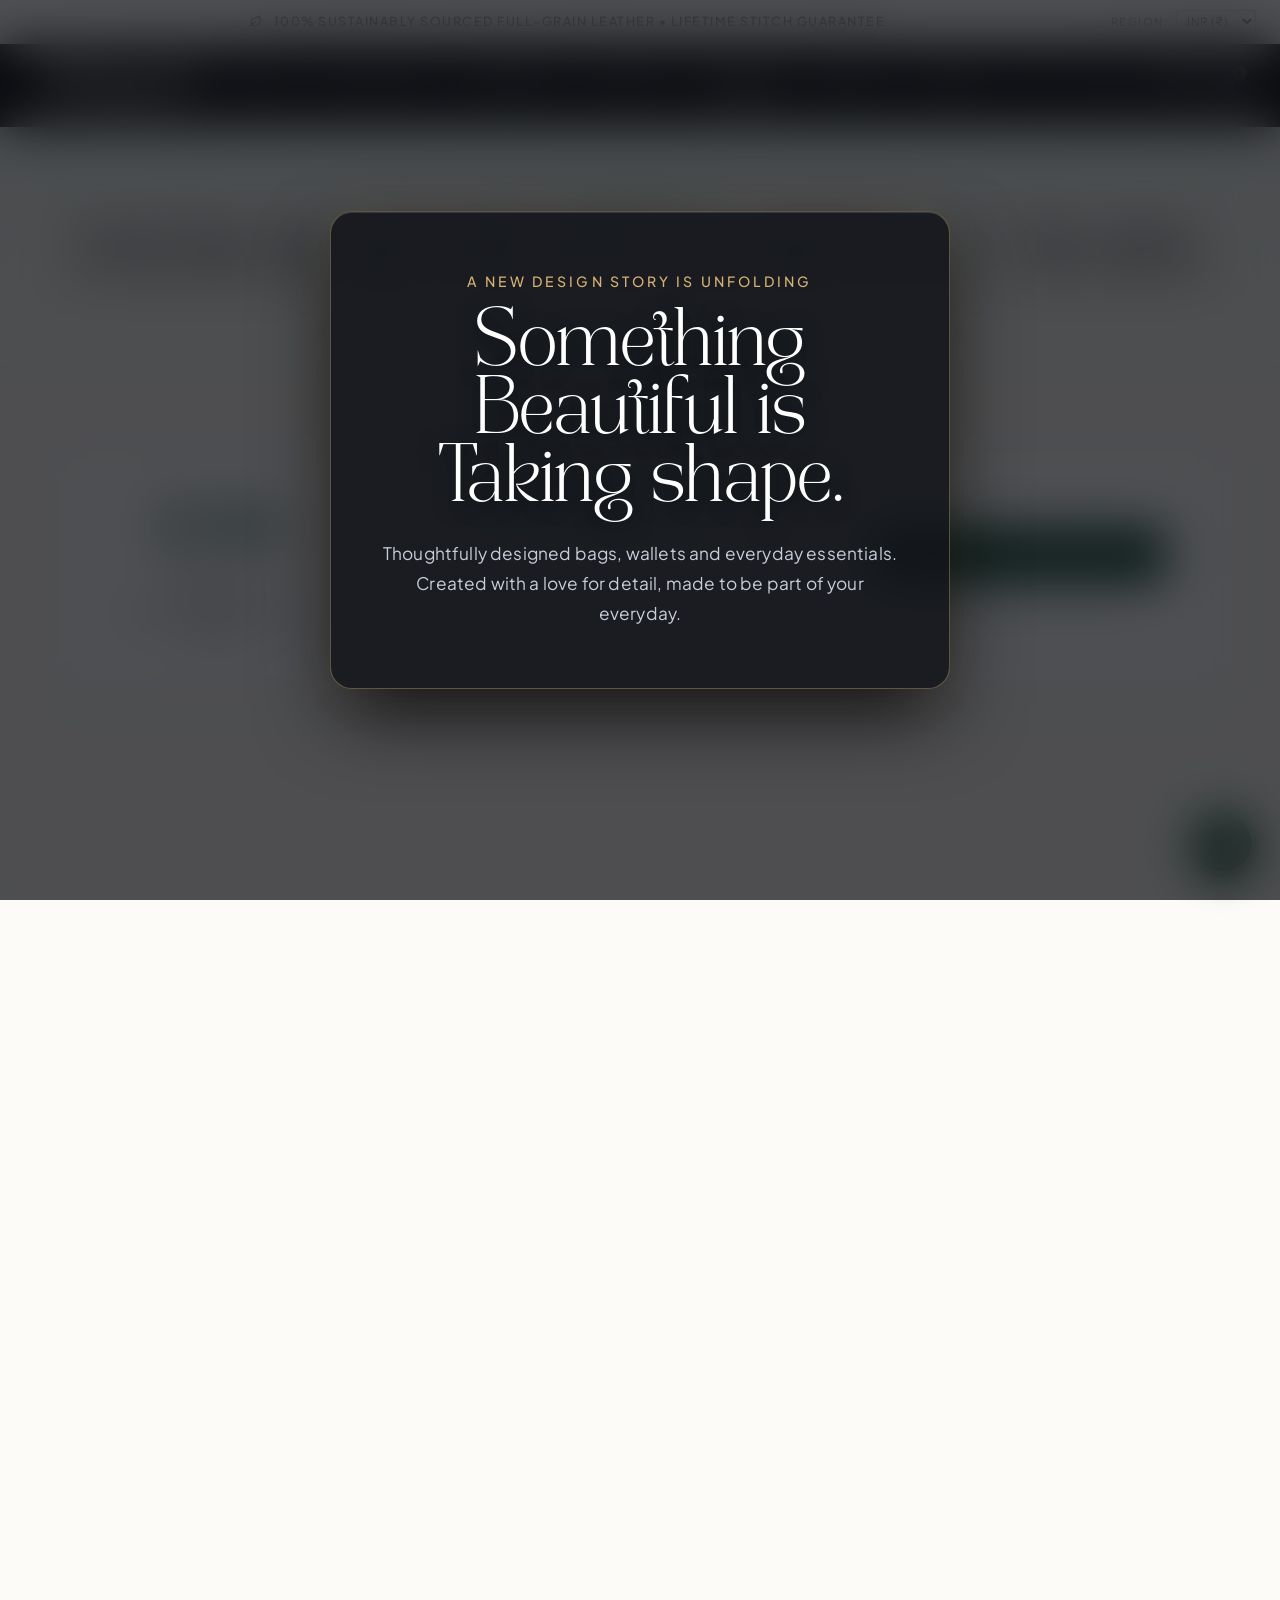
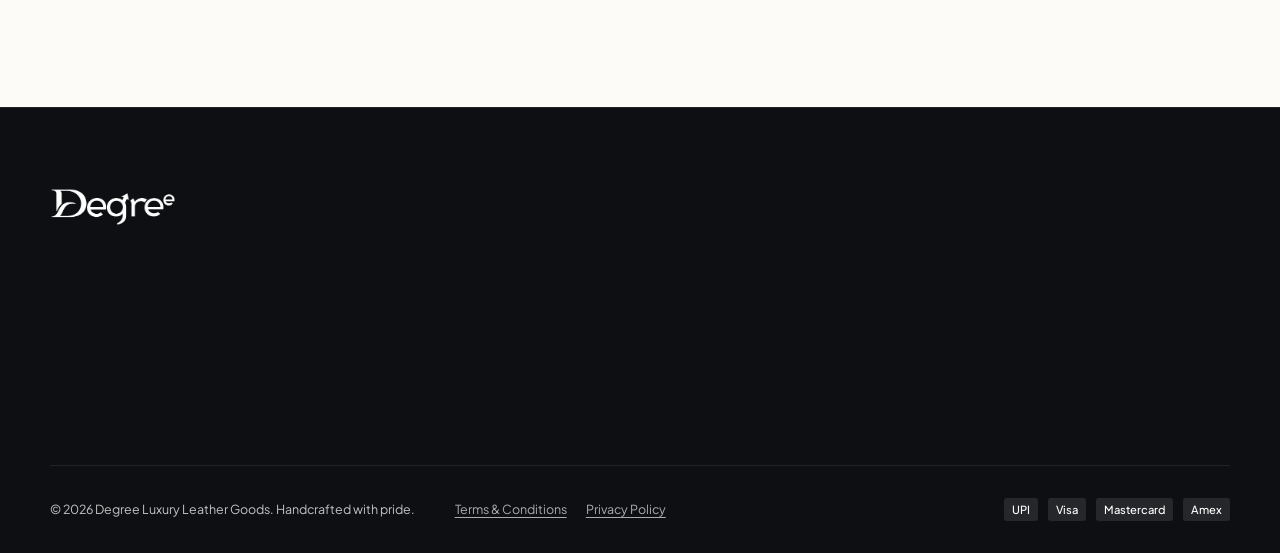
<file: reviews.html>
<!DOCTYPE html>
<html lang="en">
<head>
  <meta charset="UTF-8">
  <meta name="viewport" content="width=device-width, initial-scale=1.0">
  <title>Client Reviews & Reflections — Degree Luxury Leather</title>
  <meta name="description" content="Read authentic, verified collector feedback and reviews for Degree handcrafted leather bags, belts, wallets, moneybags, and accessories.">
  <link rel="icon" type="image/png" href="img1_zaomed.png">
  <!-- Luxury Font Preloads (Tan Garland & Safira March) -->
  <link rel="preload" href="tan-garland.woff2" as="font" type="font/woff2" crossorigin>
  <link rel="preload" href="safira-march.ttf" as="font" type="font/ttf" crossorigin>
  <link rel="preload" href="catchy-mager.otf" as="font" type="font/woff" crossorigin>
  <link rel="stylesheet" href="style.css?v=6.8">
</head>
<body>

  <!-- Top Announcement Bar -->
  <aside class="announcement-bar" aria-label="Store Announcements">
    <div class="announcement-inner">
      <div class="announcement-message-slider">
        <div class="announcement-message active">
          <span><svg class="announcement-icon" width="13" height="13" viewBox="0 0 24 24" fill="none" stroke="currentColor" stroke-width="2"><path d="M11 20A7 7 0 0 1 9.8 6.1C15.5 5 17 4.48 19 2c1 2 2 4.18 2 8 0 5.5-4.78 10-10 10Z"/><path d="M2 21c0-3 1.85-5.36 5.08-6C9.5 14.52 12 13 13 12"/></svg> 100% Sustainably Sourced Full-Grain Leather • Lifetime Stitch Guarantee</span>
        </div>
        <div class="announcement-message">
          <span><svg class="announcement-icon" width="13" height="13" viewBox="0 0 24 24" fill="none" stroke="currentColor" stroke-width="2"><path d="M20 12V8H4v4"/><path d="M2 12h20v8a2 2 0 0 1-2 2H4a2 2 0 0 1-2-2v-8Z"/><path d="M12 22V8"/><path d="M12 8a3 3 0 1 0-3-3c2 0 3 3 3 3Z"/><path d="M12 8a3 3 0 1 1 3-3c-2 0-3 3-3 3Z"/></svg> Complimentary Handcrafted Dust Bag & Luxury Box with Every Order</span>
        </div>
        <div class="announcement-message">
          <span><svg class="announcement-icon" width="13" height="13" viewBox="0 0 24 24" fill="none" stroke="currentColor" stroke-width="2"><rect x="1" y="3" width="15" height="13"/><polygon points="16 8 20 8 23 11 23 16 16 16 8"/><circle cx="5.5" cy="18.5" r="2.5"/><circle cx="18.5" cy="18.5" r="2.5"/></svg> Complimentary Nationwide Express Delivery on Orders Over ₹12,000</span>
        </div>
      </div>
      <div class="announcement-currency">
        <span style="font-size: 0.7rem; opacity: 0.8; text-transform: uppercase;">Region:</span>
        <select id="currencySelect" class="currency-select" aria-label="Select Currency">
          <option value="INR">INR (₹)</option>
          <option value="USD">USD ($)</option>
          <option value="EUR">EUR (€)</option>
          <option value="GBP">GBP (£)</option>
        </select>
      </div>
    </div>
  </aside>

  <!-- Sticky Luxury Header -->
  <header class="site-header">
    <div class="header-container">
      <!-- Mobile Hamburger -->
      <button class="hamburger-btn" id="hamburgerBtn" aria-label="Toggle navigation menu">
        <span></span><span></span><span></span>
      </button>

      <!-- Brand Logo (Left) -->
      <a href="index.html" class="brand-logo-wrap" aria-label="Degree Luxury Home">
        <img src="logo-white.png?v=2.0" alt="Degree Luxury Leather Logo" class="brand-logo-img">
      </a>

      <!-- Desktop Nav Menu (Center) -->
      <nav class="desktop-nav" aria-label="Primary Navigation">
        <ul class="nav-menu">
          <li><a href="index.html" class="nav-link">Home</a></li>
          <li><a href="collections.html" class="nav-link">Collection</a></li>
          <li><a href="lookbook.html" class="nav-link">Lookbook</a></li>
          <li><a href="about.html" class="nav-link">About Us</a></li>
          <li><a href="reviews.html" class="nav-link active">Reviews</a></li>
          <li><a href="orders.html" class="nav-link">Orders</a></li>
          <li><a href="contact.html" class="nav-link">Contact</a></li>
        </ul>
      </nav>

      <div class="header-actions">
        <button class="action-btn" id="searchTriggerBtn" aria-label="Search Catalog" title="Search">
          <svg fill="none" stroke="currentColor" viewBox="0 0 24 24"><path stroke-linecap="round" stroke-linejoin="round" d="M21 21l-6-6m2-5a7 7 0 11-14 0 7 7 0 0114 0z"></path></svg>
        </button>

        <!-- VIP Client Login / Avatar Trigger -->
        <button class="action-btn" id="loginTriggerBtn" aria-label="VIP Client Account" title="Sign In / VIP Patron">
          <svg fill="none" stroke="currentColor" stroke-width="1.8" viewBox="0 0 24 24">
            <path stroke-linecap="round" stroke-linejoin="round" d="M16 7a4 4 0 11-8 0 4 4 0 018 0zM12 14a7 7 0 00-7 7h14a7 7 0 00-7-7z"></path>
          </svg>
        </button>

        <button class="action-btn" id="wishlistTriggerBtn" aria-label="Wishlist" title="Saved Pieces">
          <svg fill="none" stroke="currentColor" viewBox="0 0 24 24"><path stroke-linecap="round" stroke-linejoin="round" d="M4.318 6.318a4.5 4.5 0 000 6.364L12 20.364l7.682-7.682a4.5 4.5 0 00-6.364-6.364L12 7.636l-1.318-1.318a4.5 4.5 0 00-6.364 0z"></path></svg>
          <span class="cart-count-badge" id="wishlistCountBadge">1</span>
        </button>

        <button class="action-btn" id="cartTriggerBtn" aria-label="Shopping Bag" title="Shopping Bag">
          <svg fill="none" stroke="currentColor" viewBox="0 0 24 24"><path stroke-linecap="round" stroke-linejoin="round" d="M16 11V7a4 4 0 00-8 0v4M5 9h14l1 12H4L5 9z"></path></svg>
          <span class="cart-count-badge" id="cartCountBadge">1</span>
        </button>
      </div>
    </div>
  </header>

  <!-- Page Hero -->
  <section class="page-hero">
    <div class="container">
      <span class="page-hero-eyebrow">Client Voices</span>
      <h1 class="page-hero-title">Patron Reviews & Reflections</h1>
    </div>
  </section>

  <!-- Reviews Content -->
  <section class="feedback-section">
    <div class="container">

      <!-- Rating Overview Card -->
      <div class="rating-overview-card">
        <div class="rating-score-box">
          <div class="rating-big-num">4.96</div>
          <div style="display:inline-flex; gap:3px; color:#0d0f12; margin: 0.4rem 0;">
            <svg width="15" height="15" fill="currentColor" viewBox="0 0 20 20"><path d="M9.049 2.927c.3-.921 1.603-.921 1.902 0l1.07 3.292a1 1 0 00.95.69h3.462c.969 0 1.371 1.24.588 1.81l-2.8 2.034a1 1 0 00-.364 1.118l1.07 3.292c.3.921-.755 1.688-1.54 1.118l-2.8-2.034a1 1 0 00-1.175 0l-2.8 2.034c-.784.57-1.838-.197-1.539-1.118l1.07-3.292a1 1 0 00-.364-1.118L2.98 8.72c-.783-.57-.38-1.81.588-1.81h3.461a1 1 0 00.951-.69l1.07-3.292z"/></svg>
            <svg width="15" height="15" fill="currentColor" viewBox="0 0 20 20"><path d="M9.049 2.927c.3-.921 1.603-.921 1.902 0l1.07 3.292a1 1 0 00.95.69h3.462c.969 0 1.371 1.24.588 1.81l-2.8 2.034a1 1 0 00-.364 1.118l1.07 3.292c.3.921-.755 1.688-1.54 1.118l-2.8-2.034a1 1 0 00-1.175 0l-2.8 2.034c-.784.57-1.838-.197-1.539-1.118l1.07-3.292a1 1 0 00-.364-1.118L2.98 8.72c-.783-.57-.38-1.81.588-1.81h3.461a1 1 0 00.951-.69l1.07-3.292z"/></svg>
            <svg width="15" height="15" fill="currentColor" viewBox="0 0 20 20"><path d="M9.049 2.927c.3-.921 1.603-.921 1.902 0l1.07 3.292a1 1 0 00.95.69h3.462c.969 0 1.371 1.24.588 1.81l-2.8 2.034a1 1 0 00-.364 1.118l1.07 3.292c.3.921-.755 1.688-1.54 1.118l-2.8-2.034a1 1 0 00-1.175 0l-2.8 2.034c-.784.57-1.838-.197-1.539-1.118l1.07-3.292a1 1 0 00-.364-1.118L2.98 8.72c-.783-.57-.38-1.81.588-1.81h3.461a1 1 0 00.951-.69l1.07-3.292z"/></svg>
            <svg width="15" height="15" fill="currentColor" viewBox="0 0 20 20"><path d="M9.049 2.927c.3-.921 1.603-.921 1.902 0l1.07 3.292a1 1 0 00.95.69h3.462c.969 0 1.371 1.24.588 1.81l-2.8 2.034a1 1 0 00-.364 1.118l1.07 3.292c.3.921-.755 1.688-1.54 1.118l-2.8-2.034a1 1 0 00-1.175 0l-2.8 2.034c-.784.57-1.838-.197-1.539-1.118l1.07-3.292a1 1 0 00-.364-1.118L2.98 8.72c-.783-.57-.38-1.81.588-1.81h3.461a1 1 0 00.951-.69l1.07-3.292z"/></svg>
            <svg width="15" height="15" fill="currentColor" viewBox="0 0 20 20"><path d="M9.049 2.927c.3-.921 1.603-.921 1.902 0l1.07 3.292a1 1 0 00.95.69h3.462c.969 0 1.371 1.24.588 1.81l-2.8 2.034a1 1 0 00-.364 1.118l1.07 3.292c.3.921-.755 1.688-1.54 1.118l-2.8-2.034a1 1 0 00-1.175 0l-2.8 2.034c-.784.57-1.838-.197-1.539-1.118l1.07-3.292a1 1 0 00-.364-1.118L2.98 8.72c-.783-.57-.38-1.81.588-1.81h3.461a1 1 0 00.951-.69l1.07-3.292z"/></svg>
          </div>
          <p style="font-size: 0.8rem; color: var(--color-gray-dark); text-transform: uppercase; letter-spacing: 0.1em; font-weight: 600;">Based on 842 Verified Owners</p>
        </div>

        <div class="rating-breakdown-col">
          <div class="rating-bar-row">
            <span>5 Stars</span>
            <div class="bar-track"><div class="bar-fill" style="width: 95%;"></div></div>
            <span>805</span>
          </div>
          <div class="rating-bar-row">
            <span>4 Stars</span>
            <div class="bar-track"><div class="bar-fill" style="width: 4%;"></div></div>
            <span>32</span>
          </div>
          <div class="rating-bar-row">
            <span>3 Stars</span>
            <div class="bar-track"><div class="bar-fill" style="width: 1%;"></div></div>
            <span>5</span>
          </div>
          <div class="rating-bar-row">
            <span>2 Stars</span>
            <div class="bar-track"><div class="bar-fill" style="width: 0%;"></div></div>
            <span>0</span>
          </div>
          <div class="rating-bar-row">
            <span>1 Star</span>
            <div class="bar-track"><div class="bar-fill" style="width: 0%;"></div></div>
            <span>0</span>
          </div>
        </div>

        <div style="text-align: center;">
          <button class="btn-open-review-form" id="openReviewModalBtn">
            <svg width="15" height="15" viewBox="0 0 24 24" fill="none" stroke="currentColor" stroke-width="2" style="display:inline-block; vertical-align:middle; margin-right:6px;"><path d="M12 20h9"/><path d="M16.5 3.5a2.121 2.121 0 0 1 3 3L7 19l-4 1 1-4L16.5 3.5z"/></svg>
            Write A Patron Review
          </button>
          <span style="display: block; font-size: 0.72rem; color: var(--color-gray-medium); margin-top: 0.8rem;">Every review verified against order records.</span>
        </div>
      </div>

      <!-- Reviews Grid -->
      <div class="reviews-grid">
        <!-- Review 1 -->
        <div class="review-card">
          <div>
            <div class="review-card-stars" style="display:inline-flex; gap:2px; color:#0d0f12;">
              <svg width="13" height="13" fill="currentColor" viewBox="0 0 20 20"><path d="M9.049 2.927c.3-.921 1.603-.921 1.902 0l1.07 3.292a1 1 0 00.95.69h3.462c.969 0 1.371 1.24.588 1.81l-2.8 2.034a1 1 0 00-.364 1.118l1.07 3.292c.3.921-.755 1.688-1.54 1.118l-2.8-2.034a1 1 0 00-1.175 0l-2.8 2.034c-.784.57-1.838-.197-1.539-1.118l1.07-3.292a1 1 0 00-.364-1.118L2.98 8.72c-.783-.57-.38-1.81.588-1.81h3.461a1 1 0 00.951-.69l1.07-3.292z"/></svg>
              <svg width="13" height="13" fill="currentColor" viewBox="0 0 20 20"><path d="M9.049 2.927c.3-.921 1.603-.921 1.902 0l1.07 3.292a1 1 0 00.95.69h3.462c.969 0 1.371 1.24.588 1.81l-2.8 2.034a1 1 0 00-.364 1.118l1.07 3.292c.3.921-.755 1.688-1.54 1.118l-2.8-2.034a1 1 0 00-1.175 0l-2.8 2.034c-.784.57-1.838-.197-1.539-1.118l1.07-3.292a1 1 0 00-.364-1.118L2.98 8.72c-.783-.57-.38-1.81.588-1.81h3.461a1 1 0 00.951-.69l1.07-3.292z"/></svg>
              <svg width="13" height="13" fill="currentColor" viewBox="0 0 20 20"><path d="M9.049 2.927c.3-.921 1.603-.921 1.902 0l1.07 3.292a1 1 0 00.95.69h3.462c.969 0 1.371 1.24.588 1.81l-2.8 2.034a1 1 0 00-.364 1.118l1.07 3.292c.3.921-.755 1.688-1.54 1.118l-2.8-2.034a1 1 0 00-1.175 0l-2.8 2.034c-.784.57-1.838-.197-1.539-1.118l1.07-3.292a1 1 0 00-.364-1.118L2.98 8.72c-.783-.57-.38-1.81.588-1.81h3.461a1 1 0 00.951-.69l1.07-3.292z"/></svg>
              <svg width="13" height="13" fill="currentColor" viewBox="0 0 20 20"><path d="M9.049 2.927c.3-.921 1.603-.921 1.902 0l1.07 3.292a1 1 0 00.95.69h3.462c.969 0 1.371 1.24.588 1.81l-2.8 2.034a1 1 0 00-.364 1.118l1.07 3.292c.3.921-.755 1.688-1.54 1.118l-2.8-2.034a1 1 0 00-1.175 0l-2.8 2.034c-.784.57-1.838-.197-1.539-1.118l1.07-3.292a1 1 0 00-.364-1.118L2.98 8.72c-.783-.57-.38-1.81.588-1.81h3.461a1 1 0 00.951-.69l1.07-3.292z"/></svg>
              <svg width="13" height="13" fill="currentColor" viewBox="0 0 20 20"><path d="M9.049 2.927c.3-.921 1.603-.921 1.902 0l1.07 3.292a1 1 0 00.95.69h3.462c.969 0 1.371 1.24.588 1.81l-2.8 2.034a1 1 0 00-.364 1.118l1.07 3.292c.3.921-.755 1.688-1.54 1.118l-2.8-2.034a1 1 0 00-1.175 0l-2.8 2.034c-.784.57-1.838-.197-1.539-1.118l1.07-3.292a1 1 0 00-.364-1.118L2.98 8.72c-.783-.57-.38-1.81.588-1.81h3.461a1 1 0 00.951-.69l1.07-3.292z"/></svg>
            </div>
            <h4 class="review-card-title">"The multi-pocket tote exceeded all expectations"</h4>
            <p class="review-card-text">
              "The weight of the canvas and the scent of the vegetable-tanned leather are intoxicating. The exterior pockets fit my Kindle, sunglasses case, and keys effortlessly. Tanner Leatherstein would be proud of these binded edges!"
            </p>
            <div style="margin-bottom: 1rem;">
              <span style="font-size: 0.72rem; color: var(--color-gray-medium); text-transform: uppercase; letter-spacing: 0.08em; font-weight: 600;">Piece Owned:</span>
              <span style="font-size: 0.78rem; font-weight: 600; color: var(--color-black);">The Atelier Multi-Pocket Tote</span>
            </div>
          </div>
          <div class="review-card-author">
            <span class="author-name">Meera Nair</span>
            <span class="verified-buyer-pill">
              <svg width="11" height="11" viewBox="0 0 24 24" fill="none" stroke="currentColor" stroke-width="3" style="display:inline-block; vertical-align:middle; margin-right:3px;"><polyline points="20 6 9 17 4 12"/></svg>
              Verified Collector • Mumbai
            </span>
          </div>
        </div>

        <!-- Review 2 -->
        <div class="review-card">
          <div>
            <div class="review-card-stars" style="display:inline-flex; gap:2px; color:#0d0f12;">
              <svg width="13" height="13" fill="currentColor" viewBox="0 0 20 20"><path d="M9.049 2.927c.3-.921 1.603-.921 1.902 0l1.07 3.292a1 1 0 00.95.69h3.462c.969 0 1.371 1.24.588 1.81l-2.8 2.034a1 1 0 00-.364 1.118l1.07 3.292c.3.921-.755 1.688-1.54 1.118l-2.8-2.034a1 1 0 00-1.175 0l-2.8 2.034c-.784.57-1.838-.197-1.539-1.118l1.07-3.292a1 1 0 00-.364-1.118L2.98 8.72c-.783-.57-.38-1.81.588-1.81h3.461a1 1 0 00.951-.69l1.07-3.292z"/></svg>
              <svg width="13" height="13" fill="currentColor" viewBox="0 0 20 20"><path d="M9.049 2.927c.3-.921 1.603-.921 1.902 0l1.07 3.292a1 1 0 00.95.69h3.462c.969 0 1.371 1.24.588 1.81l-2.8 2.034a1 1 0 00-.364 1.118l1.07 3.292c.3.921-.755 1.688-1.54 1.118l-2.8-2.034a1 1 0 00-1.175 0l-2.8 2.034c-.784.57-1.838-.197-1.539-1.118l1.07-3.292a1 1 0 00-.364-1.118L2.98 8.72c-.783-.57-.38-1.81.588-1.81h3.461a1 1 0 00.951-.69l1.07-3.292z"/></svg>
              <svg width="13" height="13" fill="currentColor" viewBox="0 0 20 20"><path d="M9.049 2.927c.3-.921 1.603-.921 1.902 0l1.07 3.292a1 1 0 00.95.69h3.462c.969 0 1.371 1.24.588 1.81l-2.8 2.034a1 1 0 00-.364 1.118l1.07 3.292c.3.921-.755 1.688-1.54 1.118l-2.8-2.034a1 1 0 00-1.175 0l-2.8 2.034c-.784.57-1.838-.197-1.539-1.118l1.07-3.292a1 1 0 00-.364-1.118L2.98 8.72c-.783-.57-.38-1.81.588-1.81h3.461a1 1 0 00.951-.69l1.07-3.292z"/></svg>
              <svg width="13" height="13" fill="currentColor" viewBox="0 0 20 20"><path d="M9.049 2.927c.3-.921 1.603-.921 1.902 0l1.07 3.292a1 1 0 00.95.69h3.462c.969 0 1.371 1.24.588 1.81l-2.8 2.034a1 1 0 00-.364 1.118l1.07 3.292c.3.921-.755 1.688-1.54 1.118l-2.8-2.034a1 1 0 00-1.175 0l-2.8 2.034c-.784.57-1.838-.197-1.539-1.118l1.07-3.292a1 1 0 00-.364-1.118L2.98 8.72c-.783-.57-.38-1.81.588-1.81h3.461a1 1 0 00.951-.69l1.07-3.292z"/></svg>
              <svg width="13" height="13" fill="currentColor" viewBox="0 0 20 20"><path d="M9.049 2.927c.3-.921 1.603-.921 1.902 0l1.07 3.292a1 1 0 00.95.69h3.462c.969 0 1.371 1.24.588 1.81l-2.8 2.034a1 1 0 00-.364 1.118l1.07 3.292c.3.921-.755 1.688-1.54 1.118l-2.8-2.034a1 1 0 00-1.175 0l-2.8 2.034c-.784.57-1.838-.197-1.539-1.118l1.07-3.292a1 1 0 00-.364-1.118L2.98 8.72c-.783-.57-.38-1.81.588-1.81h3.461a1 1 0 00.951-.69l1.07-3.292z"/></svg>
            </div>
            <h4 class="review-card-title">"The Italian leather patina is extraordinary"</h4>
            <p class="review-card-text">
              "Ordered the Heritage Saddle Crossbody in Tuscan Cognac. The packaging felt like unwrapping high jewelry—bespoke dust bag, certificate of origin, and flawless binded edges. It has become my everyday signature piece."
            </p>
            <div style="margin-bottom: 1rem;">
              <span style="font-size: 0.72rem; color: var(--color-gray-medium); text-transform: uppercase; letter-spacing: 0.08em; font-weight: 600;">Piece Owned:</span>
              <span style="font-size: 0.78rem; font-weight: 600; color: var(--color-black);">The Heritage Saddle Crossbody</span>
            </div>
          </div>
          <div class="review-card-author">
            <span class="author-name">Rohan Malhotra</span>
            <span class="verified-buyer-pill">
              <svg width="11" height="11" viewBox="0 0 24 24" fill="none" stroke="currentColor" stroke-width="3" style="display:inline-block; vertical-align:middle; margin-right:3px;"><polyline points="20 6 9 17 4 12"/></svg>
              Verified Collector • New Delhi
            </span>
          </div>
        </div>

        <!-- Review 3 -->
        <div class="review-card">
          <div>
            <div class="review-card-stars" style="display:inline-flex; gap:2px; color:#0d0f12;">
              <svg width="13" height="13" fill="currentColor" viewBox="0 0 20 20"><path d="M9.049 2.927c.3-.921 1.603-.921 1.902 0l1.07 3.292a1 1 0 00.95.69h3.462c.969 0 1.371 1.24.588 1.81l-2.8 2.034a1 1 0 00-.364 1.118l1.07 3.292c.3.921-.755 1.688-1.54 1.118l-2.8-2.034a1 1 0 00-1.175 0l-2.8 2.034c-.784.57-1.838-.197-1.539-1.118l1.07-3.292a1 1 0 00-.364-1.118L2.98 8.72c-.783-.57-.38-1.81.588-1.81h3.461a1 1 0 00.951-.69l1.07-3.292z"/></svg>
              <svg width="13" height="13" fill="currentColor" viewBox="0 0 20 20"><path d="M9.049 2.927c.3-.921 1.603-.921 1.902 0l1.07 3.292a1 1 0 00.95.69h3.462c.969 0 1.371 1.24.588 1.81l-2.8 2.034a1 1 0 00-.364 1.118l1.07 3.292c.3.921-.755 1.688-1.54 1.118l-2.8-2.034a1 1 0 00-1.175 0l-2.8 2.034c-.784.57-1.838-.197-1.539-1.118l1.07-3.292a1 1 0 00-.364-1.118L2.98 8.72c-.783-.57-.38-1.81.588-1.81h3.461a1 1 0 00.951-.69l1.07-3.292z"/></svg>
              <svg width="13" height="13" fill="currentColor" viewBox="0 0 20 20"><path d="M9.049 2.927c.3-.921 1.603-.921 1.902 0l1.07 3.292a1 1 0 00.95.69h3.462c.969 0 1.371 1.24.588 1.81l-2.8 2.034a1 1 0 00-.364 1.118l1.07 3.292c.3.921-.755 1.688-1.54 1.118l-2.8-2.034a1 1 0 00-1.175 0l-2.8 2.034c-.784.57-1.838-.197-1.539-1.118l1.07-3.292a1 1 0 00-.364-1.118L2.98 8.72c-.783-.57-.38-1.81.588-1.81h3.461a1 1 0 00.951-.69l1.07-3.292z"/></svg>
              <svg width="13" height="13" fill="currentColor" viewBox="0 0 20 20"><path d="M9.049 2.927c.3-.921 1.603-.921 1.902 0l1.07 3.292a1 1 0 00.95.69h3.462c.969 0 1.371 1.24.588 1.81l-2.8 2.034a1 1 0 00-.364 1.118l1.07 3.292c.3.921-.755 1.688-1.54 1.118l-2.8-2.034a1 1 0 00-1.175 0l-2.8 2.034c-.784.57-1.838-.197-1.539-1.118l1.07-3.292a1 1 0 00-.364-1.118L2.98 8.72c-.783-.57-.38-1.81.588-1.81h3.461a1 1 0 00.951-.69l1.07-3.292z"/></svg>
              <svg width="13" height="13" fill="currentColor" viewBox="0 0 20 20"><path d="M9.049 2.927c.3-.921 1.603-.921 1.902 0l1.07 3.292a1 1 0 00.95.69h3.462c.969 0 1.371 1.24.588 1.81l-2.8 2.034a1 1 0 00-.364 1.118l1.07 3.292c.3.921-.755 1.688-1.54 1.118l-2.8-2.034a1 1 0 00-1.175 0l-2.8 2.034c-.784.57-1.838-.197-1.539-1.118l1.07-3.292a1 1 0 00-.364-1.118L2.98 8.72c-.783-.57-.38-1.81.588-1.81h3.461a1 1 0 00.951-.69l1.07-3.292z"/></svg>
            </div>
            <h4 class="review-card-title">"The Verona Bridle Leather Belt is peerless"</h4>
            <p class="review-card-text">
              "Finding a true full-grain English bridle belt in India with a solid cast brass roller buckle was impossible until now. The beeswax burnished edges and double-loop stitching show true saddlery mastery."
            </p>
            <div style="margin-bottom: 1rem;">
              <span style="font-size: 0.72rem; color: var(--color-gray-medium); text-transform: uppercase; letter-spacing: 0.08em; font-weight: 600;">Piece Owned:</span>
              <span style="font-size: 0.78rem; font-weight: 600; color: var(--color-black);">The Verona Bridle Leather Belt</span>
            </div>
          </div>
          <div class="review-card-author">
            <span class="author-name">Aditya Sen</span>
            <span class="verified-buyer-pill">
              <svg width="11" height="11" viewBox="0 0 24 24" fill="none" stroke="currentColor" stroke-width="3" style="display:inline-block; vertical-align:middle; margin-right:3px;"><polyline points="20 6 9 17 4 12"/></svg>
              Verified Collector • Chandigarh
            </span>
          </div>
        </div>

        <!-- Review 4 -->
        <div class="review-card">
          <div>
            <div class="review-card-stars" style="display:inline-flex; gap:2px; color:#0d0f12;">
              <svg width="13" height="13" fill="currentColor" viewBox="0 0 20 20"><path d="M9.049 2.927c.3-.921 1.603-.921 1.902 0l1.07 3.292a1 1 0 00.95.69h3.462c.969 0 1.371 1.24.588 1.81l-2.8 2.034a1 1 0 00-.364 1.118l1.07 3.292c.3.921-.755 1.688-1.54 1.118l-2.8-2.034a1 1 0 00-1.175 0l-2.8 2.034c-.784.57-1.838-.197-1.539-1.118l1.07-3.292a1 1 0 00-.364-1.118L2.98 8.72c-.783-.57-.38-1.81.588-1.81h3.461a1 1 0 00.951-.69l1.07-3.292z"/></svg>
              <svg width="13" height="13" fill="currentColor" viewBox="0 0 20 20"><path d="M9.049 2.927c.3-.921 1.603-.921 1.902 0l1.07 3.292a1 1 0 00.95.69h3.462c.969 0 1.371 1.24.588 1.81l-2.8 2.034a1 1 0 00-.364 1.118l1.07 3.292c.3.921-.755 1.688-1.54 1.118l-2.8-2.034a1 1 0 00-1.175 0l-2.8 2.034c-.784.57-1.838-.197-1.539-1.118l1.07-3.292a1 1 0 00-.364-1.118L2.98 8.72c-.783-.57-.38-1.81.588-1.81h3.461a1 1 0 00.951-.69l1.07-3.292z"/></svg>
              <svg width="13" height="13" fill="currentColor" viewBox="0 0 20 20"><path d="M9.049 2.927c.3-.921 1.603-.921 1.902 0l1.07 3.292a1 1 0 00.95.69h3.462c.969 0 1.371 1.24.588 1.81l-2.8 2.034a1 1 0 00-.364 1.118l1.07 3.292c.3.921-.755 1.688-1.54 1.118l-2.8-2.034a1 1 0 00-1.175 0l-2.8 2.034c-.784.57-1.838-.197-1.539-1.118l1.07-3.292a1 1 0 00-.364-1.118L2.98 8.72c-.783-.57-.38-1.81.588-1.81h3.461a1 1 0 00.951-.69l1.07-3.292z"/></svg>
              <svg width="13" height="13" fill="currentColor" viewBox="0 0 20 20"><path d="M9.049 2.927c.3-.921 1.603-.921 1.902 0l1.07 3.292a1 1 0 00.95.69h3.462c.969 0 1.371 1.24.588 1.81l-2.8 2.034a1 1 0 00-.364 1.118l1.07 3.292c.3.921-.755 1.688-1.54 1.118l-2.8-2.034a1 1 0 00-1.175 0l-2.8 2.034c-.784.57-1.838-.197-1.539-1.118l1.07-3.292a1 1 0 00-.364-1.118L2.98 8.72c-.783-.57-.38-1.81.588-1.81h3.461a1 1 0 00.951-.69l1.07-3.292z"/></svg>
              <svg width="13" height="13" fill="currentColor" viewBox="0 0 20 20"><path d="M9.049 2.927c.3-.921 1.603-.921 1.902 0l1.07 3.292a1 1 0 00.95.69h3.462c.969 0 1.371 1.24.588 1.81l-2.8 2.034a1 1 0 00-.364 1.118l1.07 3.292c.3.921-.755 1.688-1.54 1.118l-2.8-2.034a1 1 0 00-1.175 0l-2.8 2.034c-.784.57-1.838-.197-1.539-1.118l1.07-3.292a1 1 0 00-.364-1.118L2.98 8.72c-.783-.57-.38-1.81.588-1.81h3.461a1 1 0 00.951-.69l1.07-3.292z"/></svg>
            </div>
            <h4 class="review-card-title">"The Sovereign Moneybag is pure perfection"</h4>
            <p class="review-card-text">
              "The card chambers fit snugly, the RFID shield gives peace of mind, and the leather smells like rich Tuscan heritage. It stays flat in the breast pocket of my suit. Truly exceptional."
            </p>
            <div style="margin-bottom: 1rem;">
              <span style="font-size: 0.72rem; color: var(--color-gray-medium); text-transform: uppercase; letter-spacing: 0.08em; font-weight: 600;">Piece Owned:</span>
              <span style="font-size: 0.78rem; font-weight: 600; color: var(--color-black);">The Sovereign Bifold Moneybag</span>
            </div>
          </div>
          <div class="review-card-author">
            <span class="author-name">Vikramaditya Rao</span>
            <span class="verified-buyer-pill">
              <svg width="11" height="11" viewBox="0 0 24 24" fill="none" stroke="currentColor" stroke-width="3" style="display:inline-block; vertical-align:middle; margin-right:3px;"><polyline points="20 6 9 17 4 12"/></svg>
              Verified Collector • Hyderabad
            </span>
          </div>
        </div>

        <!-- Review 5 -->
        <div class="review-card">
          <div>
            <div class="review-card-stars" style="display:inline-flex; gap:2px; color:#0d0f12;">
              <svg width="13" height="13" fill="currentColor" viewBox="0 0 20 20"><path d="M9.049 2.927c.3-.921 1.603-.921 1.902 0l1.07 3.292a1 1 0 00.95.69h3.462c.969 0 1.371 1.24.588 1.81l-2.8 2.034a1 1 0 00-.364 1.118l1.07 3.292c.3.921-.755 1.688-1.54 1.118l-2.8-2.034a1 1 0 00-1.175 0l-2.8 2.034c-.784.57-1.838-.197-1.539-1.118l1.07-3.292a1 1 0 00-.364-1.118L2.98 8.72c-.783-.57-.38-1.81.588-1.81h3.461a1 1 0 00.951-.69l1.07-3.292z"/></svg>
              <svg width="13" height="13" fill="currentColor" viewBox="0 0 20 20"><path d="M9.049 2.927c.3-.921 1.603-.921 1.902 0l1.07 3.292a1 1 0 00.95.69h3.462c.969 0 1.371 1.24.588 1.81l-2.8 2.034a1 1 0 00-.364 1.118l1.07 3.292c.3.921-.755 1.688-1.54 1.118l-2.8-2.034a1 1 0 00-1.175 0l-2.8 2.034c-.784.57-1.838-.197-1.539-1.118l1.07-3.292a1 1 0 00-.364-1.118L2.98 8.72c-.783-.57-.38-1.81.588-1.81h3.461a1 1 0 00.951-.69l1.07-3.292z"/></svg>
              <svg width="13" height="13" fill="currentColor" viewBox="0 0 20 20"><path d="M9.049 2.927c.3-.921 1.603-.921 1.902 0l1.07 3.292a1 1 0 00.95.69h3.462c.969 0 1.371 1.24.588 1.81l-2.8 2.034a1 1 0 00-.364 1.118l1.07 3.292c.3.921-.755 1.688-1.54 1.118l-2.8-2.034a1 1 0 00-1.175 0l-2.8 2.034c-.784.57-1.838-.197-1.539-1.118l1.07-3.292a1 1 0 00-.364-1.118L2.98 8.72c-.783-.57-.38-1.81.588-1.81h3.461a1 1 0 00.951-.69l1.07-3.292z"/></svg>
              <svg width="13" height="13" fill="currentColor" viewBox="0 0 20 20"><path d="M9.049 2.927c.3-.921 1.603-.921 1.902 0l1.07 3.292a1 1 0 00.95.69h3.462c.969 0 1.371 1.24.588 1.81l-2.8 2.034a1 1 0 00-.364 1.118l1.07 3.292c.3.921-.755 1.688-1.54 1.118l-2.8-2.034a1 1 0 00-1.175 0l-2.8 2.034c-.784.57-1.838-.197-1.539-1.118l1.07-3.292a1 1 0 00-.364-1.118L2.98 8.72c-.783-.57-.38-1.81.588-1.81h3.461a1 1 0 00.951-.69l1.07-3.292z"/></svg>
              <svg width="13" height="13" fill="currentColor" viewBox="0 0 20 20"><path d="M9.049 2.927c.3-.921 1.603-.921 1.902 0l1.07 3.292a1 1 0 00.95.69h3.462c.969 0 1.371 1.24.588 1.81l-2.8 2.034a1 1 0 00-.364 1.118l1.07 3.292c.3.921-.755 1.688-1.54 1.118l-2.8-2.034a1 1 0 00-1.175 0l-2.8 2.034c-.784.57-1.838-.197-1.539-1.118l1.07-3.292a1 1 0 00-.364-1.118L2.98 8.72c-.783-.57-.38-1.81.588-1.81h3.461a1 1 0 00.951-.69l1.07-3.292z"/></svg>
            </div>
            <h4 class="review-card-title">"British racing green color is spectacular"</h4>
            <p class="review-card-text">
              "Finding a deep, rich forest green bag without weird undertones is so difficult. Degree nailed the hue completely. It's sophisticated and looks even better in sunlight."
            </p>
            <div style="margin-bottom: 1rem;">
              <span style="font-size: 0.72rem; color: var(--color-gray-medium); text-transform: uppercase; letter-spacing: 0.08em; font-weight: 600;">Piece Owned:</span>
              <span style="font-size: 0.78rem; font-weight: 600; color: var(--color-black);">The Sovereign Emerald Flap Bag</span>
            </div>
          </div>
          <div class="review-card-author">
            <span class="author-name">Priyanka Das</span>
            <span class="verified-buyer-pill">
              <svg width="11" height="11" viewBox="0 0 24 24" fill="none" stroke="currentColor" stroke-width="3" style="display:inline-block; vertical-align:middle; margin-right:3px;"><polyline points="20 6 9 17 4 12"/></svg>
              Verified Collector • Kolkata
            </span>
          </div>
        </div>

        <!-- Review 6 -->
        <div class="review-card">
          <div>
            <div class="review-card-stars" style="display:inline-flex; gap:2px; color:#0d0f12;">
              <svg width="13" height="13" fill="currentColor" viewBox="0 0 20 20"><path d="M9.049 2.927c.3-.921 1.603-.921 1.902 0l1.07 3.292a1 1 0 00.95.69h3.462c.969 0 1.371 1.24.588 1.81l-2.8 2.034a1 1 0 00-.364 1.118l1.07 3.292c.3.921-.755 1.688-1.54 1.118l-2.8-2.034a1 1 0 00-1.175 0l-2.8 2.034c-.784.57-1.838-.197-1.539-1.118l1.07-3.292a1 1 0 00-.364-1.118L2.98 8.72c-.783-.57-.38-1.81.588-1.81h3.461a1 1 0 00.951-.69l1.07-3.292z"/></svg>
              <svg width="13" height="13" fill="currentColor" viewBox="0 0 20 20"><path d="M9.049 2.927c.3-.921 1.603-.921 1.902 0l1.07 3.292a1 1 0 00.95.69h3.462c.969 0 1.371 1.24.588 1.81l-2.8 2.034a1 1 0 00-.364 1.118l1.07 3.292c.3.921-.755 1.688-1.54 1.118l-2.8-2.034a1 1 0 00-1.175 0l-2.8 2.034c-.784.57-1.838-.197-1.539-1.118l1.07-3.292a1 1 0 00-.364-1.118L2.98 8.72c-.783-.57-.38-1.81.588-1.81h3.461a1 1 0 00.951-.69l1.07-3.292z"/></svg>
              <svg width="13" height="13" fill="currentColor" viewBox="0 0 20 20"><path d="M9.049 2.927c.3-.921 1.603-.921 1.902 0l1.07 3.292a1 1 0 00.95.69h3.462c.969 0 1.371 1.24.588 1.81l-2.8 2.034a1 1 0 00-.364 1.118l1.07 3.292c.3.921-.755 1.688-1.54 1.118l-2.8-2.034a1 1 0 00-1.175 0l-2.8 2.034c-.784.57-1.838-.197-1.539-1.118l1.07-3.292a1 1 0 00-.364-1.118L2.98 8.72c-.783-.57-.38-1.81.588-1.81h3.461a1 1 0 00.951-.69l1.07-3.292z"/></svg>
              <svg width="13" height="13" fill="currentColor" viewBox="0 0 20 20"><path d="M9.049 2.927c.3-.921 1.603-.921 1.902 0l1.07 3.292a1 1 0 00.95.69h3.462c.969 0 1.371 1.24.588 1.81l-2.8 2.034a1 1 0 00-.364 1.118l1.07 3.292c.3.921-.755 1.688-1.54 1.118l-2.8-2.034a1 1 0 00-1.175 0l-2.8 2.034c-.784.57-1.838-.197-1.539-1.118l1.07-3.292a1 1 0 00-.364-1.118L2.98 8.72c-.783-.57-.38-1.81.588-1.81h3.461a1 1 0 00.951-.69l1.07-3.292z"/></svg>
              <svg width="13" height="13" fill="currentColor" viewBox="0 0 20 20"><path d="M9.049 2.927c.3-.921 1.603-.921 1.902 0l1.07 3.292a1 1 0 00.95.69h3.462c.969 0 1.371 1.24.588 1.81l-2.8 2.034a1 1 0 00-.364 1.118l1.07 3.292c.3.921-.755 1.688-1.54 1.118l-2.8-2.034a1 1 0 00-1.175 0l-2.8 2.034c-.784.57-1.838-.197-1.539-1.118l1.07-3.292a1 1 0 00-.364-1.118L2.98 8.72c-.783-.57-.38-1.81.588-1.81h3.461a1 1 0 00.951-.69l1.07-3.292z"/></svg>
            </div>
            <h4 class="review-card-title">"Fast delivery & luxury presentation"</h4>
            <p class="review-card-text">
              "Order DEG-84920 arrived within 48 hours of dispatch via BlueDart express. Linen dust bag, embossed care card, and certificate of leather provenance were included. Pure class."
            </p>
            <div style="margin-bottom: 1rem;">
              <span style="font-size: 0.72rem; color: var(--color-gray-medium); text-transform: uppercase; letter-spacing: 0.08em; font-weight: 600;">Piece Owned:</span>
              <span style="font-size: 0.78rem; font-weight: 600; color: var(--color-black);">The Serene Sky Mini Trunk</span>
            </div>
          </div>
          <div class="review-card-author">
            <span class="author-name">Arindam Bose</span>
            <span class="verified-buyer-pill">
              <svg width="11" height="11" viewBox="0 0 24 24" fill="none" stroke="currentColor" stroke-width="3" style="display:inline-block; vertical-align:middle; margin-right:3px;"><polyline points="20 6 9 17 4 12"/></svg>
              Verified Collector • Pune
            </span>
          </div>
        </div>
      </div>

    </div>
  </section>

  <!-- Review Submission Modal -->
  <div class="review-modal-overlay" id="reviewModalOverlay">
    <div class="review-modal-box">
      <div style="display:flex; justify-content:space-between; align-items:center; margin-bottom:1.5rem; border-bottom:1px solid #eee; padding-bottom:1rem;">
        <h3 style="font-family:var(--font-serif); font-size:1.6rem; color:var(--color-black);">Share Your Patron Review</h3>
        <button id="closeReviewModalBtn" style="font-size:1.4rem; cursor:pointer;">✕</button>
      </div>

      <form id="reviewForm">
        <div class="review-form-group">
          <label class="review-form-label">Rating</label>
          <select class="review-form-select" required>
            <option value="5">5 Stars — Exceptional Masterpiece Quality</option>
            <option value="4">4 Stars — Very Good Luxury Craftsmanship</option>
            <option value="3">3 Stars — Satisfactory Daily Standard</option>
          </select>
        </div>

        <div class="review-form-group">
          <label class="review-form-label">Your Name</label>
          <input type="text" class="review-form-input" placeholder="e.g. Aditi Sharma" required>
        </div>

        <div class="review-form-group">
          <label class="review-form-label">Email (For Order Verification)</label>
          <input type="email" class="review-form-input" placeholder="your@email.com" required>
        </div>

        <div class="review-form-group">
          <label class="review-form-label">Select Leather Piece / Model</label>
          <select class="review-form-select" required>
            <option>The Atelier Multi-Pocket Tote</option>
            <option>The Heritage Saddle Crossbody</option>
            <option>The Riviera Croc Baguette</option>
            <option>The Diplomat Executive Briefcase</option>
            <option>The Sovereign Emerald Flap Bag</option>
            <option>The Serene Sky Mini Trunk</option>
            <option>The Verona Bridle Leather Belt</option>
            <option>The Milano Reversible Dual-Hue Belt</option>
            <option>The Sovereign Bifold Moneybag</option>
            <option>The Atelier Zip-Around Moneybag</option>
            <option>The Florentine Slim Card Slip & Money Clip</option>
          </select>
        </div>

        <div class="review-form-group">
          <label class="review-form-label">Headline / Title</label>
          <input type="text" class="review-form-input" placeholder="e.g. Unbelievable leather texture and craftsmanship" required>
        </div>

        <div class="review-form-group">
          <label class="review-form-label">Your Review</label>
          <textarea class="review-form-textarea" rows="4" placeholder="Detail your experience with the hide, hardware, comfort, or packaging..." required></textarea>
        </div>

        <button type="submit" class="btn-luxury-primary" style="width:100%; justify-content:center;">
          Submit Verified Review
        </button>
      </form>
    </div>
  </div>

  <!-- Luxury Footer -->
  <footer class="site-footer">
    <div class="container">
      <div class="footer-top-grid">
        <div>
          <img src="logo-white.png?v=2.0" alt="Degree Luxury Leather" class="footer-brand-logo">
          <p class="footer-brand-bio">
            Degree is an independent luxury leather goods house dedicated to time-honored craftsmanship, full-grain European hides, and quiet, enduring design.
          </p>
        </div>
        <div>
          <h4 class="footer-heading">Collections</h4>
          <ul class="footer-links-list">
            <li><a href="bags.html?category=bags">Luxury Bags & Totes</a></li>
            <li><a href="bags.html?category=wallets">Wallets & Moneybags</a></li>
            <li><a href="bags.html?category=belts">Artisan Leather Belts</a></li>
            <li><a href="bags.html?category=lifestyle">Small Goods & Lifestyle</a></li>
            <li><a href="collections.html">Capsule Editions</a></li>
          </ul>
        </div>
        <div>
          <h4 class="footer-heading">The House</h4>
          <ul class="footer-links-list">
            <li><a href="about.html">About Us</a></li>
            <li><a href="lookbook.html">Editorial Lookbook</a></li>
            <li><a href="reviews.html">Patron Reviews</a></li>
            <li><a href="contact.html">Concierge</a></li>
          </ul>
        </div>
        <div>
          <h4 class="footer-heading">Client Care</h4>
          <ul class="footer-links-list">
            <li><a href="orders.html">Orders & Tracking</a></li>
            <li><a href="contact.html">Shipping & Returns</a></li>
            <li><a href="contact.html">Lifetime Repair</a></li>
            <li><a href="terms.html">Terms & Conditions</a></li>
            <li><a href="privacy.html">Privacy Policy</a></li>
          </ul>
        </div>
      </div>
      <div class="footer-bottom-row">
        <div style="display: flex; align-items: center; flex-wrap: wrap; gap: 1rem;">
          <span>&copy; 2026 Degree Luxury Leather Goods. Handcrafted with pride.</span>
          <span class="footer-legal-links">
            <a href="terms.html">Terms & Conditions</a>
            <a href="privacy.html">Privacy Policy</a>
          </span>
        </div>
        <div class="payment-gateways-row">
          <span class="payment-tag">UPI</span>
          <span class="payment-tag">Visa</span>
          <span class="payment-tag">Mastercard</span>
          <span class="payment-tag">Amex</span>
        </div>
      </div>
    </div>
  </footer>

  <!-- Live Cart Drawer -->
  <div class="cart-drawer-overlay" id="cartDrawerOverlay">
    <aside class="cart-drawer">
      <div class="cart-drawer-header">
        <h3 class="cart-drawer-title">Shopping Bag</h3>
        <button class="cart-close-btn" id="cartCloseBtn">✕</button>
      </div>
      <div class="cart-shipping-meter">
        <div class="shipping-meter-text" id="shippingMeterText"></div>
        <div class="shipping-progress-track"><div class="shipping-progress-fill" id="shippingProgressFill"></div></div>
      </div>
      <div class="cart-drawer-items" id="cartItemsContainer"></div>
      <div class="cart-drawer-footer">
        <div class="cart-subtotal-row">
          <span class="cart-subtotal-label">Subtotal</span>
          <span class="cart-subtotal-val" id="cartTotalDisplay">₹ 0</span>
        </div>
        <button class="cart-checkout-btn" id="cartCheckoutBtn">Proceed To Secure Checkout</button>
      </div>
    </aside>
  </div>

  <!-- Wishlist Drawer -->
  <div class="wishlist-drawer-overlay" id="wishlistDrawerOverlay">
    <aside class="wishlist-drawer">
      <div class="wishlist-drawer-header">
        <h3 style="font-family: var(--font-serif); font-size: 1.4rem; text-transform: uppercase;">Curated Wishlist</h3>
        <button id="wishlistCloseBtn" style="font-size: 1.2rem; cursor: pointer;">✕</button>
      </div>
      <div class="wishlist-drawer-items" id="wishlistItemsContainer"></div>
    </aside>
  </div>

  <!-- Search Modal -->
  <div class="search-modal-overlay" id="searchModalOverlay">
    <div class="search-modal-inner">
      <div class="search-input-row">
        <input type="text" id="searchMainInput" class="search-main-input" placeholder="Search collections, bags, belts, wallets, hues..." autocomplete="off">
        <button class="search-close-btn" id="searchCloseBtn">✕</button>
      </div>
      <div class="search-results-container" id="searchResultsContainer"></div>
    </div>
  </div>

  <!-- Mobile Drawer -->
  <div class="mobile-nav-overlay" id="mobileNavDrawer">
    <div class="mobile-nav-content">
      <div class="mobile-nav-header">
        <img src="logo-black.png?v=2.0" alt="Degree" style="height:32px;">
        <button class="mobile-nav-close" id="mobileNavClose">✕</button>
      </div>
      <ul class="mobile-nav-links">
        <li><a href="index.html">Home</a></li>
        <li><a href="collections.html">Capsule Collections</a></li>
        <li><a href="lookbook.html">Editorial Lookbook</a></li>
        <li><a href="about.html">About The House</a></li>
        <li><a href="reviews.html">Patron Reviews</a></li>
        <li><a href="orders.html">Orders & Tracking</a></li>
        <li><a href="contact.html">Concierge & Contact</a></li>
      </ul>
    </div>
  </div>

  <!-- Floating WhatsApp Concierge Button (Right Down Corner) -->
  <a href="https://wa.me/" target="_blank" rel="noopener" class="floating-whatsapp" aria-label="Chat with Degree on WhatsApp" title="Chat with us on WhatsApp">
    <span class="whatsapp-tooltip">Chat with us</span>
    <svg width="28" height="28" viewBox="0 0 24 24" fill="currentColor">
      <path d="M12.04 2c-5.46 0-9.91 4.45-9.91 9.91 0 1.75.46 3.45 1.32 4.95L2.05 22l5.25-1.38c1.45.79 3.08 1.21 4.74 1.21 5.46 0 9.91-4.45 9.91-9.91 0-2.65-1.03-5.14-2.9-7.01A9.816 9.816 0 0 0 12.04 2zm.01 1.67c2.2 0 4.26.86 5.82 2.42a8.225 8.225 0 0 1 2.41 5.83c0 4.54-3.7 8.24-8.24 8.24-1.48 0-2.93-.4-4.2-1.15l-.3-.18-3.12.82.83-3.04-.2-.31a8.196 8.196 0 0 1-1.26-4.36c0-4.54 3.7-8.24 8.24-8.24zm4.52 11.66c-.25-.13-1.47-.72-1.7-.81-.23-.08-.39-.13-.56.13-.17.25-.64.81-.79.97-.14.17-.29.19-.54.06-.25-.13-1.06-.39-2.03-1.25-.75-.67-1.26-1.5-1.41-1.75-.14-.25-.02-.39.11-.51.11-.11.25-.29.38-.44.13-.14.17-.25.25-.42.08-.17.04-.31-.02-.44-.06-.13-.56-1.35-.77-1.85-.2-.49-.41-.42-.56-.43h-.48c-.17 0-.44.06-.67.31-.23.25-.88.86-.88 2.1 0 1.24.9 2.44 1.03 2.61.13.17 1.78 2.71 4.3 3.8.6.26 1.07.41 1.43.53.6.19 1.15.16 1.58.1.48-.07 1.47-.6 1.68-1.18.21-.58.21-1.07.15-1.18-.06-.1-.23-.17-.48-.29z"/>
    </svg>
  </a>

    <!-- ==========================================
       VIP CLIENT LOGIN & REGISTER MODAL (PREMIUM QUIET LUXURY)
       ========================================== -->
    <!-- ==========================================
       VIP CLIENT LOGIN & REGISTER MODAL (ATELIER LUXURY 2-COLUMN)
       ========================================== -->
  <div class="login-modal-overlay" id="loginModalOverlay" role="dialog" aria-modal="true" aria-labelledby="loginHeadingText">
    <div class="login-modal-box">
      <button class="login-close-sharp" id="loginCloseBtn" aria-label="Close Modal">✕</button>

      <!-- Left Column: Luxury Brand Artwork -->
      <div class="login-brand-panel" aria-hidden="true"></div>

      <!-- Right Column: Interactive Form -->
      <div class="login-form-panel-wrap">
        <!-- Sign In View -->
        <div class="auth-view-panel" id="loginFormView">
          <div class="login-form-content">
            <h3 class="login-heading" id="loginHeadingText">Welcome Back</h3>
            <p class="login-subheading">Sign in to continue your journey</p>

            <form id="clientLoginForm">
              <div class="login-field-sharp">
                <label for="loginEmail" class="login-label-sharp">Email</label>
                <div class="login-input-wrapper">
                  <svg class="login-field-icon" viewBox="0 0 24 24" fill="none" stroke="currentColor" stroke-width="1.8" stroke-linecap="round" stroke-linejoin="round">
                    <rect x="2" y="4" width="20" height="16"></rect>
                    <path d="M22 6l-10 7L2 6"></path>
                  </svg>
                  <input type="email" id="loginEmail" required class="login-input-sharp" placeholder="Enter your email" autocomplete="email">
                </div>
              </div>

              <div class="login-field-sharp">
                <label for="loginPass" class="login-label-sharp">Password</label>
                <div class="login-input-wrapper">
                  <svg class="login-field-icon" viewBox="0 0 24 24" fill="none" stroke="currentColor" stroke-width="1.8" stroke-linecap="round" stroke-linejoin="round">
                    <rect x="3" y="11" width="18" height="11"></rect>
                    <circle cx="12" cy="16" r="1.5"></circle>
                    <path d="M7 11V7a5 5 0 0 1 10 0v4"></path>
                  </svg>
                  <input type="password" id="loginPass" required class="login-input-sharp" placeholder="Enter your password" autocomplete="current-password">
                  <button type="button" class="login-pwd-toggle" id="togglePasswordBtn" aria-label="Toggle password visibility">
                    <svg class="pwd-icon" viewBox="0 0 24 24" fill="none" stroke="currentColor" stroke-width="1.8" stroke-linecap="round" stroke-linejoin="round">
                      <path d="M1 12s4-8 11-8 11 8 11 8-4 8-11 8-11-8-11-8z"></path>
                      <circle cx="12" cy="12" r="3"></circle>
                    </svg>
                  </button>
                </div>
                <div class="login-forgot-row">
                  <a href="#" class="login-link-cognac" id="forgotPassBtn">Forgot password?</a>
                </div>
              </div>

              <button type="submit" class="btn-login-cognac">
                <span>Sign In</span>
                <svg viewBox="0 0 24 24" width="18" height="18" fill="none" stroke="currentColor" stroke-width="2" stroke-linecap="round" stroke-linejoin="round">
                  <path d="M5 12h14M12 5l7 7-7 7"></path>
                </svg>
              </button>

              <div class="login-sharp-divider">
                <span>OR</span>
              </div>

              <button type="button" class="btn-google-sharp" id="googleLoginBtn">
                <svg class="google-icon" viewBox="0 0 24 24" width="18" height="18" aria-hidden="true">
                  <path fill="#4285F4" d="M22.56 12.25c0-.78-.07-1.53-.2-2.25H12v4.26h5.92c-.26 1.37-1.04 2.53-2.21 3.31v2.77h3.57c2.08-1.92 3.28-4.74 3.28-8.09z"/>
                  <path fill="#34A853" d="M12 23c2.97 0 5.46-.98 7.28-2.66l-3.57-2.77c-.98.66-2.23 1.06-3.71 1.06-2.86 0-5.29-1.93-6.16-4.53H2.18v2.84C3.99 20.53 7.7 23 12 23z"/>
                  <path fill="#FBBC05" d="M5.84 14.09c-.22-.66-.35-1.36-.35-2.09s.13-1.43.35-2.09V7.06H2.18C1.43 8.55 1 10.22 1 12s.43 3.45 1.18 4.94l2.85-2.22.81-.63z"/>
                  <path fill="#EA4335" d="M12 5.38c1.62 0 3.06.56 4.21 1.64l3.15-3.15C17.45 2.09 14.97 1 12 1 7.7 1 3.99 3.47 2.18 7.06l3.66 2.84c.87-2.6 3.3-4.52 6.16-4.52z"/>
                </svg>
                <span>Continue with Google</span>
              </button>

              <div class="login-switch-footer">
                <span>Don't have an account?</span>
                <a href="#" class="toggle-auth-link" data-target="register">Create an account</a>
              </div>
            </form>
          </div>
        </div>

        <!-- Create Account View -->
        <div class="auth-view-panel hidden" id="registerFormView">
          <div class="login-form-content">
            <h3 class="login-heading">Create Account</h3>
            <p class="login-subheading">Join our VIP atelier for bespoke privileges</p>

            <form id="clientRegisterForm">
              <div class="login-field-sharp">
                <label for="regName" class="login-label-sharp">Full Name</label>
                <div class="login-input-wrapper">
                  <svg class="login-field-icon" viewBox="0 0 24 24" fill="none" stroke="currentColor" stroke-width="1.8" stroke-linecap="round" stroke-linejoin="round">
                    <path d="M20 21v-2a4 4 0 0 0-4-4H8a4 4 0 0 0-4 4v2"></path>
                    <circle cx="12" cy="7" r="4"></circle>
                  </svg>
                  <input type="text" id="regName" required class="login-input-sharp" placeholder="Enter your full name" autocomplete="name">
                </div>
              </div>

              <div class="login-field-sharp">
                <label for="regEmail" class="login-label-sharp">Email</label>
                <div class="login-input-wrapper">
                  <svg class="login-field-icon" viewBox="0 0 24 24" fill="none" stroke="currentColor" stroke-width="1.8" stroke-linecap="round" stroke-linejoin="round">
                    <rect x="2" y="4" width="20" height="16"></rect>
                    <path d="M22 6l-10 7L2 6"></path>
                  </svg>
                  <input type="email" id="regEmail" required class="login-input-sharp" placeholder="Enter your email" autocomplete="email">
                </div>
              </div>

              <div class="login-field-sharp">
                <label for="regPass" class="login-label-sharp">Password</label>
                <div class="login-input-wrapper">
                  <svg class="login-field-icon" viewBox="0 0 24 24" fill="none" stroke="currentColor" stroke-width="1.8" stroke-linecap="round" stroke-linejoin="round">
                    <rect x="3" y="11" width="18" height="11"></rect>
                    <circle cx="12" cy="16" r="1.5"></circle>
                    <path d="M7 11V7a5 5 0 0 1 10 0v4"></path>
                  </svg>
                  <input type="password" id="regPass" required minlength="6" class="login-input-sharp" placeholder="Create a secure passphrase" autocomplete="new-password">
                </div>
              </div>

              <button type="submit" class="btn-login-cognac">
                <span>Create Account</span>
                <svg viewBox="0 0 24 24" width="18" height="18" fill="none" stroke="currentColor" stroke-width="2" stroke-linecap="round" stroke-linejoin="round">
                  <path d="M5 12h14M12 5l7 7-7 7"></path>
                </svg>
              </button>

              <div class="login-sharp-divider">
                <span>OR</span>
              </div>

              <button type="button" class="btn-google-sharp btn-google-auth">
                <svg class="google-icon" viewBox="0 0 24 24" width="18" height="18" aria-hidden="true">
                  <path fill="#4285F4" d="M22.56 12.25c0-.78-.07-1.53-.2-2.25H12v4.26h5.92c-.26 1.37-1.04 2.53-2.21 3.31v2.77h3.57c2.08-1.92 3.28-4.74 3.28-8.09z"/>
                  <path fill="#34A853" d="M12 23c2.97 0 5.46-.98 7.28-2.66l-3.57-2.77c-.98.66-2.23 1.06-3.71 1.06-2.86 0-5.29-1.93-6.16-4.53H2.18v2.84C3.99 20.53 7.7 23 12 23z"/>
                  <path fill="#FBBC05" d="M5.84 14.09c-.22-.66-.35-1.36-.35-2.09s.13-1.43.35-2.09V7.06H2.18C1.43 8.55 1 10.22 1 12s.43 3.45 1.18 4.94l2.85-2.22.81-.63z"/>
                  <path fill="#EA4335" d="M12 5.38c1.62 0 3.06.56 4.21 1.64l3.15-3.15C17.45 2.09 14.97 1 12 1 7.7 1 3.99 3.47 2.18 7.06l3.66 2.84c.87-2.6 3.3-4.52 6.16-4.52z"/>
                </svg>
                <span>Continue with Google</span>
              </button>

              <div class="login-switch-footer">
                <span>Already have an account?</span>
                <a href="#" class="toggle-auth-link" data-target="login">Sign In</a>
              </div>
            </form>
          </div>
        </div>
      </div>
    </div>
  </div>

  <script src="app.js?v=4.0"></script>
</body>
</html>
</file>
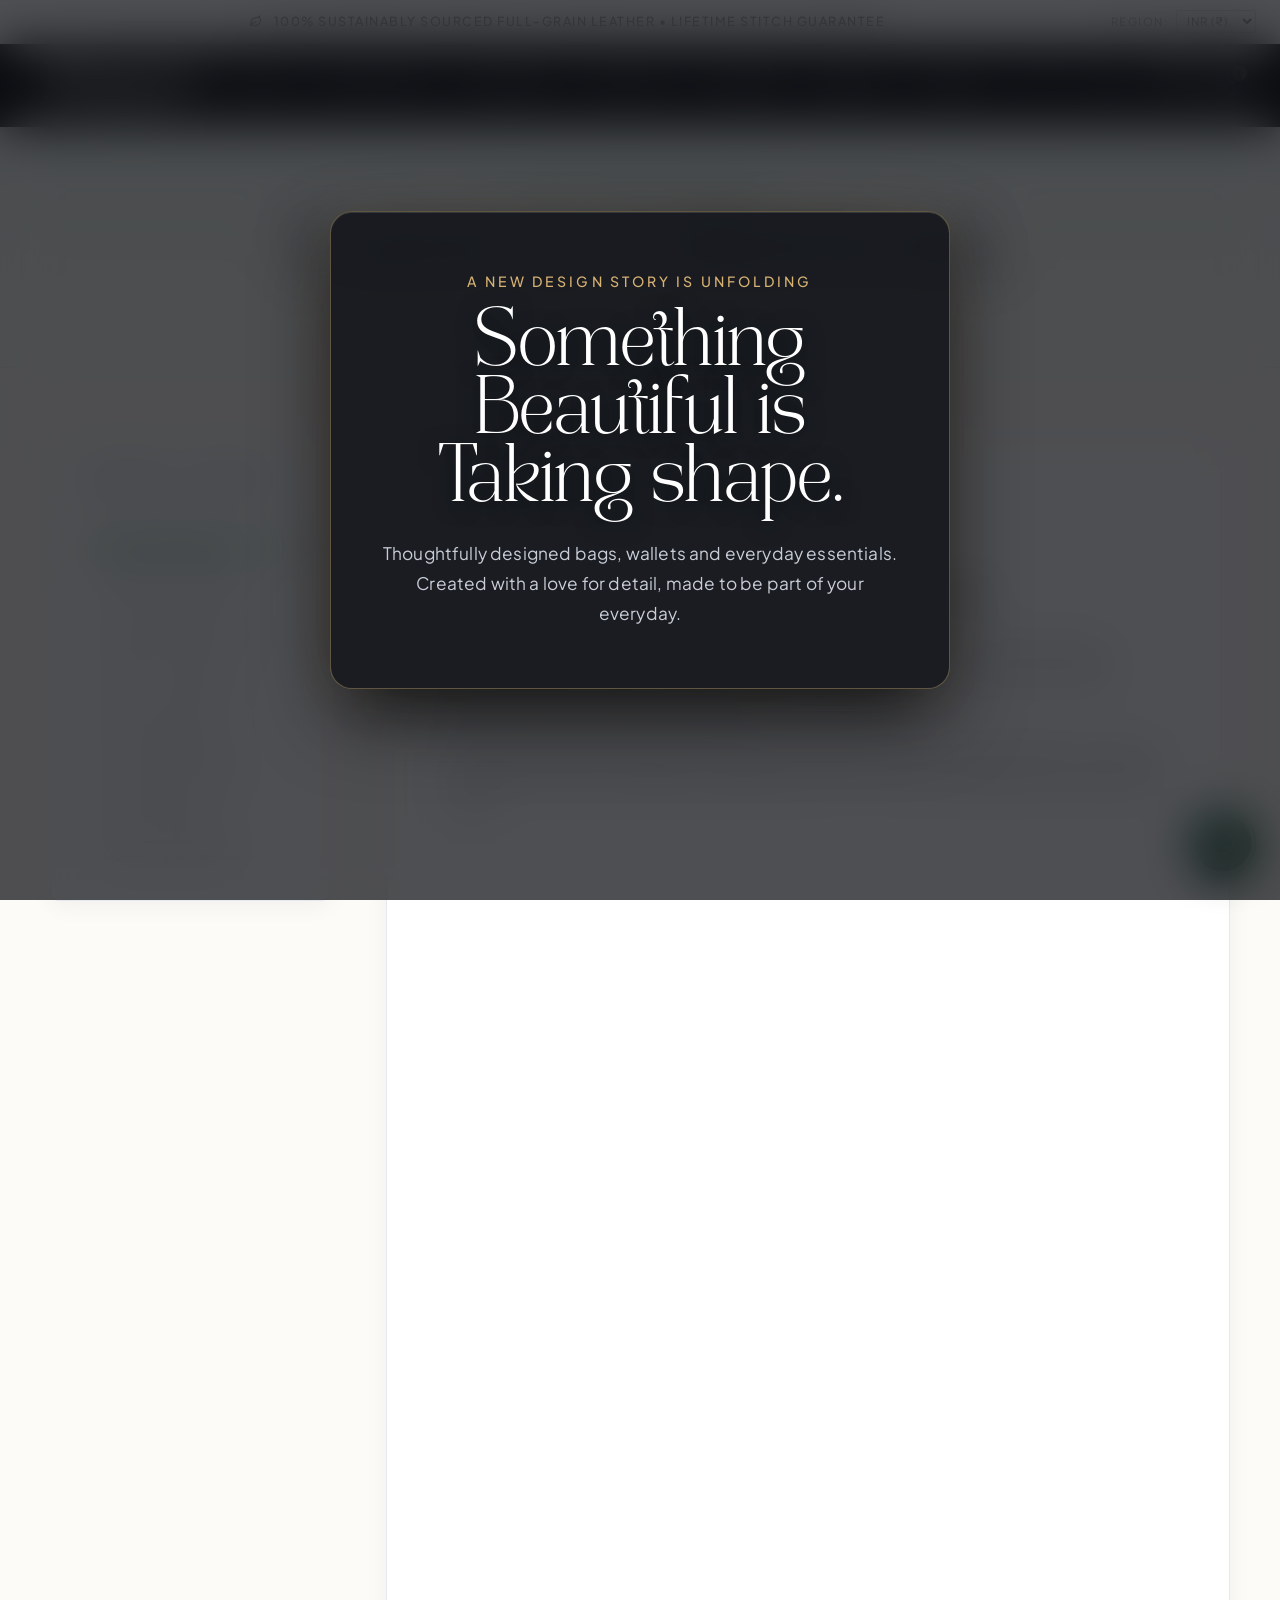
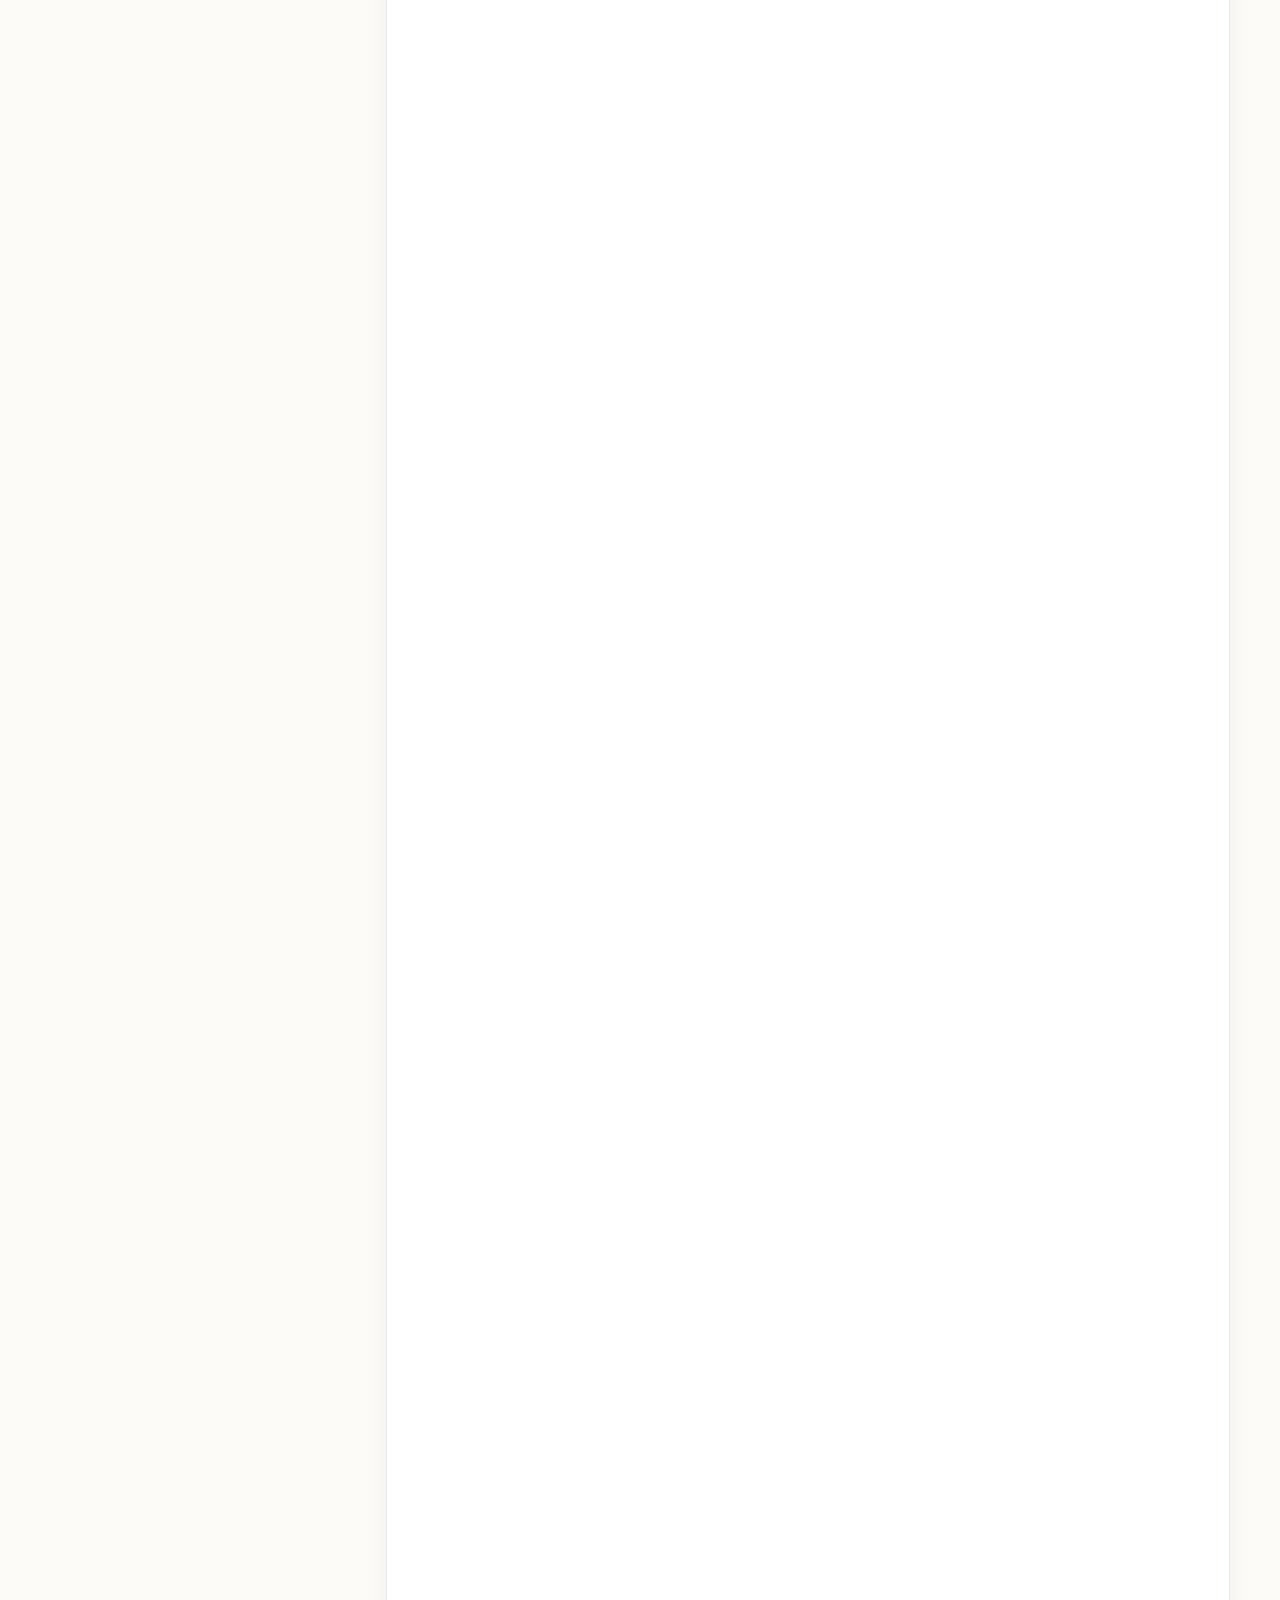
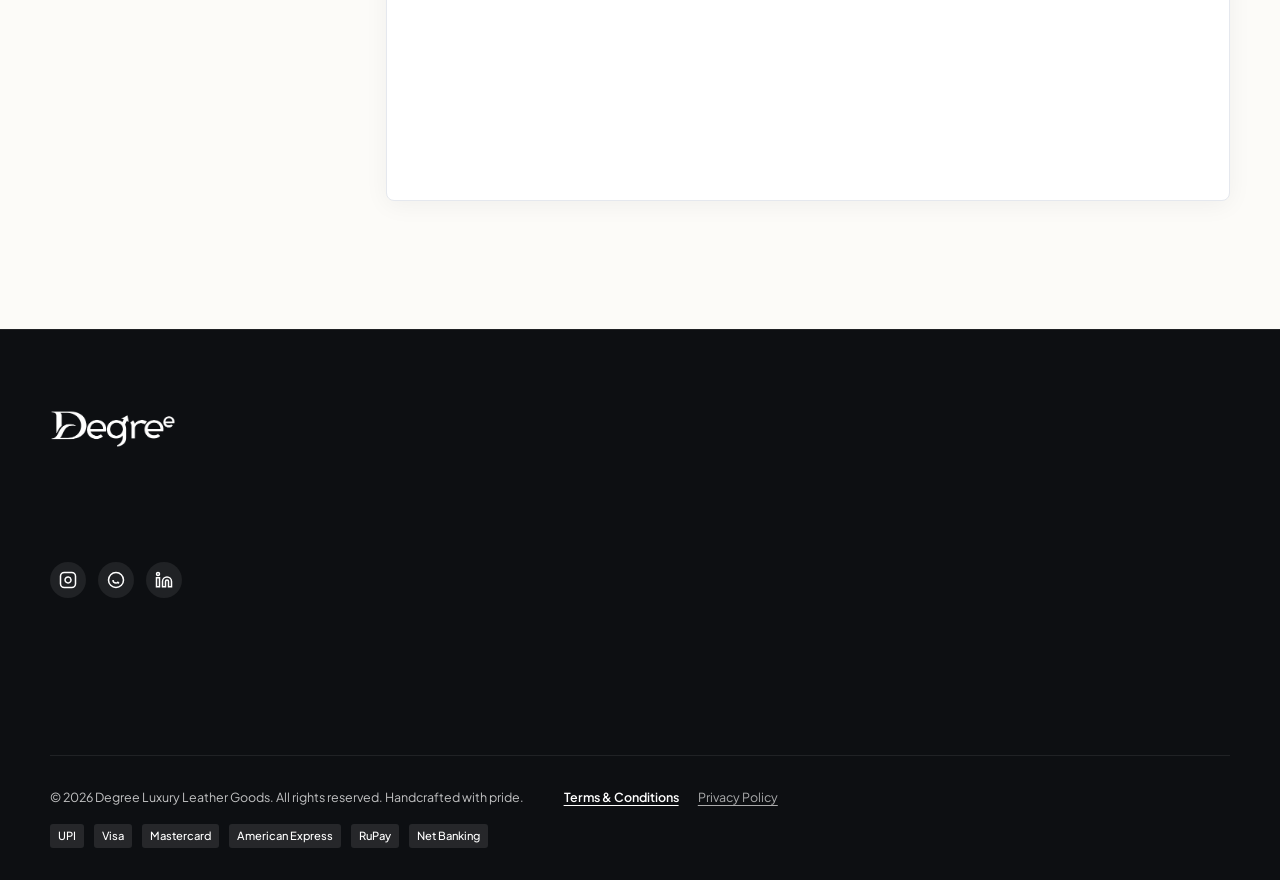
<file: terms.html>
<!DOCTYPE html>
<html lang="en">
<head>
  <meta charset="UTF-8">
  <meta name="viewport" content="width=device-width, initial-scale=1.0">
  <title>Terms & Conditions — Degree Luxury Leather</title>
  <meta name="description" content="Terms and conditions governing acquisitions, bespoke commissions, warranties, and client privileges at Degree Luxury Leather Goods.">
  <link rel="icon" type="image/png" href="img1_zaomed.png">
  <!-- Luxury Font Preloads (Tan Garland & Safira March) -->
  <link rel="preload" href="tan-garland.woff2" as="font" type="font/woff2" crossorigin>
  <link rel="preload" href="safira-march.ttf" as="font" type="font/ttf" crossorigin>
  <link rel="preload" href="catchy-mager.otf" as="font" type="font/woff" crossorigin>
  <link rel="stylesheet" href="style.css?v=6.8">
</head>
<body>

  <!-- Top Announcement Bar -->
  <aside class="announcement-bar" aria-label="Store Announcements">
    <div class="announcement-inner">
      <div class="announcement-message-slider">
        <div class="announcement-message active">
          <span><svg class="announcement-icon" width="13" height="13" viewBox="0 0 24 24" fill="none" stroke="currentColor" stroke-width="2"><path d="M11 20A7 7 0 0 1 9.8 6.1C15.5 5 17 4.48 19 2c1 2 2 4.18 2 8 0 5.5-4.78 10-10 10Z"/><path d="M2 21c0-3 1.85-5.36 5.08-6C9.5 14.52 12 13 13 12"/></svg> 100% Sustainably Sourced Full-Grain Leather • Lifetime Stitch Guarantee</span>
        </div>
        <div class="announcement-message">
          <span><svg class="announcement-icon" width="13" height="13" viewBox="0 0 24 24" fill="none" stroke="currentColor" stroke-width="2"><path d="M20 12V8H4v4"/><path d="M2 12h20v8a2 2 0 0 1-2 2H4a2 2 0 0 1-2-2v-8Z"/><path d="M12 22V8"/><path d="M12 8a3 3 0 1 0-3-3c2 0 3 3 3 3Z"/><path d="M12 8a3 3 0 1 1 3-3c-2 0-3 3-3 3Z"/></svg> Complimentary Handcrafted Dust Bag & Luxury Box with Every Order</span>
        </div>
        <div class="announcement-message">
          <span><svg class="announcement-icon" width="13" height="13" viewBox="0 0 24 24" fill="none" stroke="currentColor" stroke-width="2"><rect x="1" y="3" width="15" height="13"/><polygon points="16 8 20 8 23 11 23 16 16 8"/><circle cx="5.5" cy="18.5" r="2.5"/><circle cx="18.5" cy="18.5" r="2.5"/></svg> Complimentary Nationwide Express Delivery on Orders Over ₹12,000</span>
        </div>
      </div>
      <div class="announcement-currency">
        <span style="font-size: 0.7rem; opacity: 0.8; text-transform: uppercase;">Region:</span>
        <select id="currencySelect" class="currency-select" aria-label="Select Currency">
          <option value="INR">INR (₹)</option>
          <option value="USD">USD ($)</option>
          <option value="EUR">EUR (€)</option>
          <option value="GBP">GBP (£)</option>
        </select>
      </div>
    </div>
  </aside>

  <!-- Sticky Luxury Header -->
  <header class="site-header">
    <div class="header-container">
      <!-- Mobile Hamburger -->
      <button class="hamburger-btn" id="hamburgerBtn" aria-label="Toggle navigation menu">
        <span></span><span></span><span></span>
      </button>

      <!-- Brand Logo (Left) -->
      <a href="index.html" class="brand-logo-wrap" aria-label="Degree Luxury Home">
        <img src="logo-white.png?v=2.0" alt="Degree Luxury Leather Logo" class="brand-logo-img">
      </a>

      <!-- Desktop Nav Menu (Center - No Accessories as requested) -->
      <nav class="desktop-nav" aria-label="Primary Navigation">
        <ul class="nav-menu">
          <li><a href="index.html" class="nav-link">Home</a></li>
          <li><a href="collections.html" class="nav-link">Collection</a></li>
          <li><a href="lookbook.html" class="nav-link">Lookbook</a></li>
          <li><a href="about.html" class="nav-link">About Us</a></li>
          <li><a href="reviews.html" class="nav-link">Reviews</a></li>
          <li><a href="orders.html" class="nav-link">Orders</a></li>
          <li><a href="contact.html" class="nav-link">Contact</a></li>
        </ul>
      </nav>

      <!-- Header Actions (Right) -->
      <div class="header-actions">
        <button class="action-btn" id="searchTriggerBtn" aria-label="Search Catalog" title="Search">
          <svg fill="none" stroke="currentColor" viewBox="0 0 24 24"><path stroke-linecap="round" stroke-linejoin="round" d="M21 21l-6-6m2-5a7 7 0 11-14 0 7 7 0 0114 0z"></path></svg>
        </button>

        <button class="action-btn" id="loginTriggerBtn" aria-label="VIP Client Account" title="Sign In / VIP Patron">
          <svg fill="none" stroke="currentColor" stroke-width="1.8" viewBox="0 0 24 24">
            <path stroke-linecap="round" stroke-linejoin="round" d="M16 7a4 4 0 11-8 0 4 4 0 018 0zM12 14a7 7 0 00-7 7h14a7 7 0 00-7-7z"></path>
          </svg>
        </button>

        <button class="action-btn" id="wishlistTriggerBtn" aria-label="Wishlist" title="Saved Bags">
          <svg fill="none" stroke="currentColor" viewBox="0 0 24 24"><path stroke-linecap="round" stroke-linejoin="round" d="M4.318 6.318a4.5 4.5 0 000 6.364L12 20.364l7.682-7.682a4.5 4.5 0 00-6.364-6.364L12 7.636l-1.318-1.318a4.5 4.5 0 00-6.364 0z"></path></svg>
          <span class="cart-count-badge" id="wishlistCountBadge">0</span>
        </button>

        <button class="action-btn" id="cartTriggerBtn" aria-label="Shopping Bag" title="Shopping Bag">
          <svg fill="none" stroke="currentColor" viewBox="0 0 24 24"><path stroke-linecap="round" stroke-linejoin="round" d="M16 11V7a4 4 0 00-8 0v4M5 9h14l1 12H4L5 9z"></path></svg>
          <span class="cart-count-badge" id="cartCountBadge">0</span>
        </button>
      </div>
    </div>
  </header>

  <!-- Page Hero -->
  <section class="page-hero">
    <div class="container">
      <span class="page-hero-eyebrow">Client Accord & Principles</span>
      <h1 class="page-hero-title">Terms & Conditions</h1>
    </div>
  </section>

  <!-- Terms Content Section -->
  <section class="legal-section">
    <div class="container">
      <div class="legal-layout">
        <!-- Sidebar Navigation -->
        <aside class="legal-sidebar" aria-label="Terms of Service Index">
          <h3 class="legal-sidebar-title">Summary of Articles</h3>
          <ul class="legal-nav-list">
            <li><a href="#article-1" class="legal-nav-link active">1. Scope & Acceptance</a></li>
            <li><a href="#article-2" class="legal-nav-link">2. Craftsmanship & Hides</a></li>
            <li><a href="#article-3" class="legal-nav-link">3. Bespoke Orders & Pricing</a></li>
            <li><a href="#article-4" class="legal-nav-link">4. White-Glove Dispatch</a></li>
            <li><a href="#article-5" class="legal-nav-link">5. Returns & Exchanges</a></li>
            <li><a href="#article-6" class="legal-nav-link">6. Lifetime Stitch Warranty</a></li>
            <li><a href="#article-7" class="legal-nav-link">7. Intellectual Property</a></li>
            <li><a href="#article-8" class="legal-nav-link">8. Governing Jurisdiction</a></li>
          </ul>
        </aside>

        <!-- Terms Body -->
        <main class="legal-body">
          <div class="legal-meta-badge">
            <svg width="14" height="14" viewBox="0 0 24 24" fill="none" stroke="currentColor" stroke-width="2"><circle cx="12" cy="12" r="10"></circle><polyline points="12 6 12 12 16 14"></polyline></svg>
            Last Revised: October 2026 • Version 2.4
          </div>

          <!-- Article 1 -->
          <article class="legal-block" id="article-1">
            <span class="legal-block-num">Article I</span>
            <h2 class="legal-block-title">Scope of Agreement & Client Acceptance</h2>
            <p class="legal-text">
              Welcome to <strong>Degree</strong>. By accessing our official website, placing an order, or commissioning a bespoke creation, you agree to be bound by these Terms and Conditions. Please review them thoroughly before finalizing any acquisition.
            </p>
            <p class="legal-text">
              These terms govern all transactions, services, and communications between Degree and its patrons worldwide. Any special arrangements agreed upon with our Private Concierge must be confirmed in writing.
            </p>
          </article>

          <!-- Article 2 -->
          <article class="legal-block" id="article-2">
            <span class="legal-block-num">Article II</span>
            <h2 class="legal-block-title">Artisanal Craftsmanship & Natural Hide Variations</h2>
            <p class="legal-text">
              Every Degree creation is individually crafted using full-grain Tuscan vegetable-tanned hides. Unlike synthetic or heavily corrected leather, genuine full-grain hides exhibit natural characteristics:
            </p>
            <ul class="legal-list">
              <li>Subtle variations in grain texture, growth marks, and tonal depth.</li>
              <li>Gradual darkening and golden patina development through natural sun exposure and handling.</li>
              <li>Hand-painted edge coatings and hand-finished saddle stitching which may show microscopic artisanal nuances.</li>
            </ul>
            <div class="legal-highlight-box">
              <p>
                <strong>Authenticity Note:</strong> Natural surface variations are not defects; they are the definitive signature of authentic, uncorrected full-grain leather.
              </p>
            </div>
          </article>

          <!-- Article 3 -->
          <article class="legal-block" id="article-3">
            <span class="legal-block-num">Article III</span>
            <h2 class="legal-block-title">Orders, Pricing & Bespoke Commissions</h2>
            <p class="legal-text">
              All prices displayed are in Indian Rupees (INR) or your selected local currency (USD, EUR, GBP), inclusive of applicable goods and services taxes.
            </p>
            <p class="legal-text">
              <strong>Order Confirmation:</strong> An order is deemed accepted once payment is processed and an official Degree Order Token is issued. We reserve the right to cancel or adjust an order in the rare event of inventory discrepancy or verification failure.
            </p>
            <p class="legal-text">
              <strong>Bespoke & Personalized Pieces:</strong> Any item featuring hot-stamped monograms, customized leather finishes, or special measurements is non-refundable once hide cutting commences.
            </p>
          </article>

          <!-- Article 4 -->
          <article class="legal-block" id="article-4">
            <span class="legal-block-num">Article IV</span>
            <h2 class="legal-block-title">White-Glove Shipping & Consignment Dispatch</h2>
            <p class="legal-text">
              Each Degree creation is nestled within a protective cotton dust bag and presented in an archival rigid gift box before dispatch:
            </p>
            <ul class="legal-list">
              <li><strong>Domestic Delivery (India):</strong> Complimentary insured express delivery on all orders exceeding ₹12,000. Transit typically requires 2 to 4 business days.</li>
              <li><strong>International Delivery:</strong> Dispatched via DHL Express with full tracking and signature verification. Import duties are computed at destination according to national customs guidelines.</li>
              <li><strong>Transit Insurance:</strong> All consignments are fully insured until physical delivery to your designated address is completed.</li>
            </ul>
          </article>

          <!-- Article 5 -->
          <article class="legal-block" id="article-5">
            <span class="legal-block-num">Article V</span>
            <h2 class="legal-block-title">14-Day Quiet Luxury Returns & Exchanges</h2>
            <p class="legal-text">
              We want you to treasure your Degree piece for a lifetime. Should you wish to return or exchange an unmonogrammed piece, we offer a seamless 14-day return window from the date of recorded delivery.
            </p>
            <p class="legal-text">
              To qualify for a full refund:
            </p>
            <ul class="legal-list">
              <li>The item must be in entirely unused, pristine condition with protective film intact.</li>
              <li>All original packaging, certificates of authenticity, and dust bags must be returned in their original state.</li>
              <li>Returns must be initiated through the <a href="orders.html" style="color: var(--color-green-rich); text-decoration: underline;">Orders & Consignment Portal</a> or by contacting Concierge.</li>
            </ul>
          </article>

          <!-- Article 6 -->
          <article class="legal-block" id="article-6">
            <span class="legal-block-num">Article VI</span>
            <h2 class="legal-block-title">Lifetime Stitch & Structural Warranty</h2>
            <p class="legal-text">
              Degree provides an unconditional <strong>Lifetime Stitch Guarantee</strong>. We stand behind our traditional saddle stitching, bridle rivets, and solid brass hardware.
            </p>
            <p class="legal-text">
              Should any seam or hardware component require restoration due to craftsmanship failure, our master artisans will re-stitch or restore your bag at our atelier free of charge. Normal wear and tear, intentional misuse, or exposure to harsh solvents are excluded.
            </p>
          </article>

          <!-- Article 7 -->
          <article class="legal-block" id="article-7">
            <span class="legal-block-num">Article VII</span>
            <h2 class="legal-block-title">Intellectual Property & Design Rights</h2>
            <p class="legal-text">
              All bag silhouettes, photography, typographic treatments, brand assets, logos, and written narratives on this site are the exclusive intellectual property of Degree Luxury Leather Goods. Unauthorized reproduction or commercial imitation is strictly prohibited under international copyright laws.
            </p>
          </article>

          <!-- Article 8 -->
          <article class="legal-block" id="article-8">
            <span class="legal-block-num">Article VIII</span>
            <h2 class="legal-block-title">Governing Jurisdiction & Concierge Arbitration</h2>
            <p class="legal-text">
              These terms are governed by the laws of India. Any controversy or dispute arising under these terms shall first be addressed through amicable consultation with the Degree Client Concierge. Unresolved disputes shall fall under the exclusive jurisdiction of the competent courts of New Delhi, India.
            </p>
            <p class="legal-text" style="margin-top: 2rem;">
              For inquiries regarding these terms, contact: <br>
              <strong>Email:</strong> legal@degreeleather.com &bull; <strong>Concierge:</strong> +91 98765 43210
            </p>
          </article>
        </main>
      </div>
    </div>
  </section>

  <!-- Luxury Footer -->
  <footer class="site-footer">
    <div class="container">
      <div class="footer-top-grid">
        <!-- Brand Col -->
        <div>
          <img src="logo-white.png?v=2.0" alt="Degree Luxury Leather" class="footer-brand-logo">
          <p class="footer-brand-bio">
            Degree is an independent luxury leather goods house dedicated to time-honored craftsmanship, full-grain European hides, and quiet, enduring design.
          </p>
          <div class="footer-social-row">
            <a href="#" class="footer-social-link" title="Instagram">
              <svg width="18" height="18" fill="none" stroke="currentColor" stroke-width="2" viewBox="0 0 24 24"><rect x="2" y="2" width="20" height="20" rx="5"></rect><path d="M16 11.37A4 4 0 1112.63 8 4 4 0 0116 11.37z"></path><line x1="17.5" y1="6.5" x2="17.51" y2="6.5"></line></svg>
            </a>
            <a href="#" class="footer-social-link" title="Pinterest">
              <svg width="18" height="18" fill="none" stroke="currentColor" stroke-width="2" viewBox="0 0 24 24"><circle cx="12" cy="12" r="10"></circle><path d="M8 12c0 2.2 1.8 4 4 4 1 0 1.9-.4 2.5-1l1.5 1.5"></path></svg>
            </a>
            <a href="#" class="footer-social-link" title="LinkedIn">
              <svg width="18" height="18" fill="none" stroke="currentColor" stroke-width="2" viewBox="0 0 24 24"><path d="M16 8a6 6 0 016 6v7h-4v-7a2 2 0 00-2-2 2 2 0 00-2 2v7h-4v-7a6 6 0 016-6z"></path><rect x="2" y="9" width="4" height="12"></rect><circle cx="4" cy="4" r="2"></circle></svg>
            </a>
          </div>
        </div>

        <!-- Collections -->
        <div>
          <h4 class="footer-heading">Collections</h4>
          <ul class="footer-links-list">
            <li><a href="bags.html?category=bags">Luxury Bags & Totes</a></li>
            <li><a href="bags.html?category=wallets">Wallets & Moneybags</a></li>
            <li><a href="bags.html?category=belts">Artisan Leather Belts</a></li>
            <li><a href="bags.html?category=lifestyle">Small Goods & Lifestyle</a></li>
            <li><a href="collections.html">Capsule Editions</a></li>
          </ul>
        </div>

        <!-- The House -->
        <div>
          <h4 class="footer-heading">The House</h4>
          <ul class="footer-links-list">
            <li><a href="about.html">The Atelier & Sourcing</a></li>
            <li><a href="about.html">Binded Edge Craft</a></li>
            <li><a href="about.html">Tuscan Leather Heritage</a></li>
            <li><a href="index.html#philosophy">Our Manifesto</a></li>
            <li><a href="lookbook.html">Editorial Lookbook</a></li>
          </ul>
        </div>

        <!-- Client Care -->
        <div>
          <h4 class="footer-heading">Client Concierge</h4>
          <ul class="footer-links-list">
            <li><a href="orders.html">Orders & Tracking</a></li>
            <li><a href="reviews.html">Patron Reviews</a></li>
            <li><a href="contact.html">Shipping & Returns</a></li>
            <li><a href="contact.html">Lifetime Repair Warranty</a></li>
            <li><a href="terms.html" style="color: #fff; font-weight: 600;">Terms & Conditions</a></li>
            <li><a href="privacy.html">Privacy Policy</a></li>
            <li><a href="contact.html">Contact Concierge</a></li>
          </ul>
        </div>
      </div>

      <div class="footer-bottom-row">
        <div style="display: flex; align-items: center; flex-wrap: wrap; gap: 1rem;">
          <span>&copy; 2026 Degree Luxury Leather Goods. All rights reserved. Handcrafted with pride.</span>
          <span class="footer-legal-links">
            <a href="terms.html" style="color: #fff; font-weight: 600;">Terms & Conditions</a>
            <a href="privacy.html">Privacy Policy</a>
          </span>
        </div>
        <div class="payment-gateways-row">
          <span class="payment-tag">UPI</span>
          <span class="payment-tag">Visa</span>
          <span class="payment-tag">Mastercard</span>
          <span class="payment-tag">American Express</span>
          <span class="payment-tag">RuPay</span>
          <span class="payment-tag">Net Banking</span>
        </div>
      </div>
    </div>
  </footer>

  <!-- Search Overlay -->
  <div class="search-modal-overlay" id="searchModalOverlay">
    <div class="search-modal-inner">
      <div class="search-input-row">
        <input type="text" id="searchMainInput" class="search-main-input" placeholder="Search bags, belts, moneybags, totes, hues..." autocomplete="off">
        <button class="search-close-btn" id="searchCloseBtn">✕</button>
      </div>
      <div class="search-results-container" id="searchResultsContainer"></div>
    </div>
  </div>

  <!-- Mobile Nav Drawer (No Accessories as requested) -->
  <div class="mobile-nav-overlay" id="mobileNavDrawer">
    <div class="mobile-nav-content">
      <div class="mobile-nav-header">
        <img src="logo-black.png?v=2.0" alt="Degree" style="height:32px;">
        <button class="mobile-nav-close" id="mobileNavClose">✕</button>
      </div>
      <ul class="mobile-nav-links">
        <li><a href="index.html">Home</a></li>
        <li><a href="collections.html">Capsule Collections</a></li>
        <li><a href="lookbook.html">Editorial Lookbook</a></li>
        <li><a href="about.html">About The House</a></li>
        <li><a href="reviews.html">Patron Reviews</a></li>
        <li><a href="orders.html">Orders & Tracking</a></li>
        <li><a href="contact.html">Concierge & Contact</a></li>
      </ul>
    </div>
  </div>

  <!-- Floating WhatsApp Concierge Button (Right Down Corner) -->
  <a href="https://wa.me/" target="_blank" rel="noopener" class="floating-whatsapp" aria-label="Chat with Degree on WhatsApp" title="Chat with us on WhatsApp">
    <span class="whatsapp-tooltip">Chat with us</span>
    <svg width="28" height="28" viewBox="0 0 24 24" fill="currentColor">
      <path d="M12.04 2c-5.46 0-9.91 4.45-9.91 9.91 0 1.75.46 3.45 1.32 4.95L2.05 22l5.25-1.38c1.45.79 3.08 1.21 4.74 1.21 5.46 0 9.91-4.45 9.91-9.91 0-2.65-1.03-5.14-2.9-7.01A9.816 9.816 0 0 0 12.04 2zm.01 1.67c2.2 0 4.26.86 5.82 2.42a8.225 8.225 0 0 1 2.41 5.83c0 4.54-3.7 8.24-8.24 8.24-1.48 0-2.93-.4-4.2-1.15l-.3-.18-3.12.82.83-3.04-.2-.31a8.196 8.196 0 0 1-1.26-4.36c0-4.54 3.7-8.24 8.24-8.24zm4.52 11.66c-.25-.13-1.47-.72-1.7-.81-.23-.08-.39-.13-.56.13-.17.25-.64.81-.79.97-.14.17-.29.19-.54.06-.25-.13-1.06-.39-2.03-1.25-.75-.67-1.26-1.5-1.41-1.75-.14-.25-.02-.39.11-.51.11-.11.25-.29.38-.44.13-.14.17-.25.25-.42.08-.17.04-.31-.02-.44-.06-.13-.56-1.35-.77-1.85-.2-.49-.41-.42-.56-.43h-.48c-.17 0-.44.06-.67.31-.23.25-.88.86-.88 2.1 0 1.24.9 2.44 1.03 2.61.13.17 1.78 2.71 4.3 3.8.6.26 1.07.41 1.43.53.6.19 1.15.16 1.58.1.48-.07 1.47-.6 1.68-1.18.21-.58.21-1.07.15-1.18-.06-.1-.23-.17-.48-.29z"/>
    </svg>
  </a>

  <!-- VIP Login Modal -->
    <!-- ==========================================
       VIP CLIENT LOGIN & REGISTER MODAL (PREMIUM QUIET LUXURY)
       ========================================== -->
    <!-- ==========================================
       VIP CLIENT LOGIN & REGISTER MODAL (ATELIER LUXURY 2-COLUMN)
       ========================================== -->
  <div class="login-modal-overlay" id="loginModalOverlay" role="dialog" aria-modal="true" aria-labelledby="loginHeadingText">
    <div class="login-modal-box">
      <button class="login-close-sharp" id="loginCloseBtn" aria-label="Close Modal">✕</button>

      <!-- Left Column: Luxury Brand Artwork -->
      <div class="login-brand-panel" aria-hidden="true"></div>

      <!-- Right Column: Interactive Form -->
      <div class="login-form-panel-wrap">
        <!-- Sign In View -->
        <div class="auth-view-panel" id="loginFormView">
          <div class="login-form-content">
            <h3 class="login-heading" id="loginHeadingText">Welcome Back</h3>
            <p class="login-subheading">Sign in to continue your journey</p>

            <form id="clientLoginForm">
              <div class="login-field-sharp">
                <label for="loginEmail" class="login-label-sharp">Email</label>
                <div class="login-input-wrapper">
                  <svg class="login-field-icon" viewBox="0 0 24 24" fill="none" stroke="currentColor" stroke-width="1.8" stroke-linecap="round" stroke-linejoin="round">
                    <rect x="2" y="4" width="20" height="16"></rect>
                    <path d="M22 6l-10 7L2 6"></path>
                  </svg>
                  <input type="email" id="loginEmail" required class="login-input-sharp" placeholder="Enter your email" autocomplete="email">
                </div>
              </div>

              <div class="login-field-sharp">
                <label for="loginPass" class="login-label-sharp">Password</label>
                <div class="login-input-wrapper">
                  <svg class="login-field-icon" viewBox="0 0 24 24" fill="none" stroke="currentColor" stroke-width="1.8" stroke-linecap="round" stroke-linejoin="round">
                    <rect x="3" y="11" width="18" height="11"></rect>
                    <circle cx="12" cy="16" r="1.5"></circle>
                    <path d="M7 11V7a5 5 0 0 1 10 0v4"></path>
                  </svg>
                  <input type="password" id="loginPass" required class="login-input-sharp" placeholder="Enter your password" autocomplete="current-password">
                  <button type="button" class="login-pwd-toggle" id="togglePasswordBtn" aria-label="Toggle password visibility">
                    <svg class="pwd-icon" viewBox="0 0 24 24" fill="none" stroke="currentColor" stroke-width="1.8" stroke-linecap="round" stroke-linejoin="round">
                      <path d="M1 12s4-8 11-8 11 8 11 8-4 8-11 8-11-8-11-8z"></path>
                      <circle cx="12" cy="12" r="3"></circle>
                    </svg>
                  </button>
                </div>
                <div class="login-forgot-row">
                  <a href="#" class="login-link-cognac" id="forgotPassBtn">Forgot password?</a>
                </div>
              </div>

              <button type="submit" class="btn-login-cognac">
                <span>Sign In</span>
                <svg viewBox="0 0 24 24" width="18" height="18" fill="none" stroke="currentColor" stroke-width="2" stroke-linecap="round" stroke-linejoin="round">
                  <path d="M5 12h14M12 5l7 7-7 7"></path>
                </svg>
              </button>

              <div class="login-sharp-divider">
                <span>OR</span>
              </div>

              <button type="button" class="btn-google-sharp" id="googleLoginBtn">
                <svg class="google-icon" viewBox="0 0 24 24" width="18" height="18" aria-hidden="true">
                  <path fill="#4285F4" d="M22.56 12.25c0-.78-.07-1.53-.2-2.25H12v4.26h5.92c-.26 1.37-1.04 2.53-2.21 3.31v2.77h3.57c2.08-1.92 3.28-4.74 3.28-8.09z"/>
                  <path fill="#34A853" d="M12 23c2.97 0 5.46-.98 7.28-2.66l-3.57-2.77c-.98.66-2.23 1.06-3.71 1.06-2.86 0-5.29-1.93-6.16-4.53H2.18v2.84C3.99 20.53 7.7 23 12 23z"/>
                  <path fill="#FBBC05" d="M5.84 14.09c-.22-.66-.35-1.36-.35-2.09s.13-1.43.35-2.09V7.06H2.18C1.43 8.55 1 10.22 1 12s.43 3.45 1.18 4.94l2.85-2.22.81-.63z"/>
                  <path fill="#EA4335" d="M12 5.38c1.62 0 3.06.56 4.21 1.64l3.15-3.15C17.45 2.09 14.97 1 12 1 7.7 1 3.99 3.47 2.18 7.06l3.66 2.84c.87-2.6 3.3-4.52 6.16-4.52z"/>
                </svg>
                <span>Continue with Google</span>
              </button>

              <div class="login-switch-footer">
                <span>Don't have an account?</span>
                <a href="#" class="toggle-auth-link" data-target="register">Create an account</a>
              </div>
            </form>
          </div>
        </div>

        <!-- Create Account View -->
        <div class="auth-view-panel hidden" id="registerFormView">
          <div class="login-form-content">
            <h3 class="login-heading">Create Account</h3>
            <p class="login-subheading">Join our VIP atelier for bespoke privileges</p>

            <form id="clientRegisterForm">
              <div class="login-field-sharp">
                <label for="regName" class="login-label-sharp">Full Name</label>
                <div class="login-input-wrapper">
                  <svg class="login-field-icon" viewBox="0 0 24 24" fill="none" stroke="currentColor" stroke-width="1.8" stroke-linecap="round" stroke-linejoin="round">
                    <path d="M20 21v-2a4 4 0 0 0-4-4H8a4 4 0 0 0-4 4v2"></path>
                    <circle cx="12" cy="7" r="4"></circle>
                  </svg>
                  <input type="text" id="regName" required class="login-input-sharp" placeholder="Enter your full name" autocomplete="name">
                </div>
              </div>

              <div class="login-field-sharp">
                <label for="regEmail" class="login-label-sharp">Email</label>
                <div class="login-input-wrapper">
                  <svg class="login-field-icon" viewBox="0 0 24 24" fill="none" stroke="currentColor" stroke-width="1.8" stroke-linecap="round" stroke-linejoin="round">
                    <rect x="2" y="4" width="20" height="16"></rect>
                    <path d="M22 6l-10 7L2 6"></path>
                  </svg>
                  <input type="email" id="regEmail" required class="login-input-sharp" placeholder="Enter your email" autocomplete="email">
                </div>
              </div>

              <div class="login-field-sharp">
                <label for="regPass" class="login-label-sharp">Password</label>
                <div class="login-input-wrapper">
                  <svg class="login-field-icon" viewBox="0 0 24 24" fill="none" stroke="currentColor" stroke-width="1.8" stroke-linecap="round" stroke-linejoin="round">
                    <rect x="3" y="11" width="18" height="11"></rect>
                    <circle cx="12" cy="16" r="1.5"></circle>
                    <path d="M7 11V7a5 5 0 0 1 10 0v4"></path>
                  </svg>
                  <input type="password" id="regPass" required minlength="6" class="login-input-sharp" placeholder="Create a secure passphrase" autocomplete="new-password">
                </div>
              </div>

              <button type="submit" class="btn-login-cognac">
                <span>Create Account</span>
                <svg viewBox="0 0 24 24" width="18" height="18" fill="none" stroke="currentColor" stroke-width="2" stroke-linecap="round" stroke-linejoin="round">
                  <path d="M5 12h14M12 5l7 7-7 7"></path>
                </svg>
              </button>

              <div class="login-sharp-divider">
                <span>OR</span>
              </div>

              <button type="button" class="btn-google-sharp btn-google-auth">
                <svg class="google-icon" viewBox="0 0 24 24" width="18" height="18" aria-hidden="true">
                  <path fill="#4285F4" d="M22.56 12.25c0-.78-.07-1.53-.2-2.25H12v4.26h5.92c-.26 1.37-1.04 2.53-2.21 3.31v2.77h3.57c2.08-1.92 3.28-4.74 3.28-8.09z"/>
                  <path fill="#34A853" d="M12 23c2.97 0 5.46-.98 7.28-2.66l-3.57-2.77c-.98.66-2.23 1.06-3.71 1.06-2.86 0-5.29-1.93-6.16-4.53H2.18v2.84C3.99 20.53 7.7 23 12 23z"/>
                  <path fill="#FBBC05" d="M5.84 14.09c-.22-.66-.35-1.36-.35-2.09s.13-1.43.35-2.09V7.06H2.18C1.43 8.55 1 10.22 1 12s.43 3.45 1.18 4.94l2.85-2.22.81-.63z"/>
                  <path fill="#EA4335" d="M12 5.38c1.62 0 3.06.56 4.21 1.64l3.15-3.15C17.45 2.09 14.97 1 12 1 7.7 1 3.99 3.47 2.18 7.06l3.66 2.84c.87-2.6 3.3-4.52 6.16-4.52z"/>
                </svg>
                <span>Continue with Google</span>
              </button>

              <div class="login-switch-footer">
                <span>Already have an account?</span>
                <a href="#" class="toggle-auth-link" data-target="login">Sign In</a>
              </div>
            </form>
          </div>
        </div>
      </div>
    </div>
  </div>

  <script src="app.js?v=4.0"></script>
</body>
</html>
</file>
<file: style.css>
/* ==========================================================================
   DEGREE LUXURY LEATHER - CORE STYLESHEET
   Quiet Luxury • Italian Craftsmanship • Contemporary Refinement
   Palette: Black, White, Forest Green, Sky Blue, Cognac Leather
   ========================================================================== */

@import url('https://fonts.googleapis.com/css2?family=Carattere&family=Noto+Serif:ital,wght@0,400;0,500;0,600;1,400&family=Cormorant+Garamond:ital,wght@0,300;0,400;0,500;0,600;0,700;1,400;1,600&family=Plus+Jakarta+Sans:wght@300;400;500;600;700;800&family=Italiana&display=swap');

/* ==========================================================================
   PRIMARY BRAND TYPOGRAPHY DEFINITIONS
   Main Big Headers: Tan Garland (Display Serif)
   Cards & Editorial Accents: Safira March (Luxury Serif)
   ========================================================================== */

/* TAN GARLAND — High-Fashion Editorial Display Serif for Main Big Headers */
@font-face {
  font-family: 'Tan Garland';
  src: local('TAN - Garland'),
       local('TAN Garland'),
       local('Tan Garland'),
       url('tan-garland.woff2') format('woff2'),
       url('tan-garland.otf') format('opentype'),
       url('tan-garland.ttf') format('truetype');
  font-weight: 400;
  font-style: normal;
  font-display: swap;
}

@font-face {
  font-family: 'Tan Garland';
  src: local('TAN - Garland Bold'),
       local('TAN Garland Bold'),
       local('Tan Garland Bold'),
       url('tan-garland.woff2') format('woff2'),
       url('tan-garland.otf') format('opentype'),
       url('tan-garland.ttf') format('truetype');
  font-weight: 600;
  font-style: normal;
  font-display: swap;
}

@font-face {
  font-family: 'Tan Garland';
  src: local('TAN - Garland Bold'),
       local('TAN Garland Bold'),
       local('Tan Garland Bold'),
       url('tan-garland.woff2') format('woff2'),
       url('tan-garland.otf') format('opentype'),
       url('tan-garland.ttf') format('truetype');
  font-weight: 700;
  font-style: normal;
  font-display: swap;
}

/* SAFIRA MARCH — Refined Italian Serif for Cards & Secondary Headings */
@font-face {
  font-family: 'Safira March';
  src: local('Safira March'),
       local('SafiraMarch'),
       url('safira-march.ttf') format('truetype');
  font-weight: 400;
  font-style: normal;
  font-display: swap;
}

@font-face {
  font-family: 'Safira March';
  src: local('Safira March Medium'),
       local('Safira March'),
       url('safira-march.ttf') format('truetype');
  font-weight: 500;
  font-style: normal;
  font-display: swap;
}

@font-face {
  font-family: 'Safira March';
  src: local('Safira March Bold'),
       local('Safira March'),
       url('safira-march.ttf') format('truetype');
  font-weight: 600;
  font-style: normal;
  font-display: swap;
}

@font-face {
  font-family: 'Safira March';
  src: local('Safira March Bold'),
       local('Safira March'),
       url('safira-march.ttf') format('truetype');
  font-weight: 700;
  font-style: normal;
  font-display: swap;
}

/* CATCHY MAGER — Luxury Modern Serif Typeface for Editorial Quotes */
@font-face {
  font-family: 'Catchy Mager';
  src: local('Catchy Mager'),
       local('CatchyMager'),
       local('Catchy Mager Regular'),
       url('catchy-mager.otf') format('opentype');
  font-weight: 400;
  font-style: normal;
  font-display: swap;
}

@font-face {
  font-family: 'Catchy Mager';
  src: local('Catchy Mager'),
       local('CatchyMager'),
       local('Catchy Mager Regular'),
       url('catchy-mager.otf') format('opentype');
  font-weight: 500;
  font-style: normal;
  font-display: swap;
}

@font-face {
  font-family: 'Catchy Mager';
  src: local('Catchy Mager'),
       local('CatchyMager'),
       local('Catchy Mager Regular'),
       url('catchy-mager.otf') format('opentype');
  font-weight: 600;
  font-style: normal;
  font-display: swap;
}

@font-face {
  font-family: 'Catchy Mager';
  src: local('Catchy Mager'),
       local('CatchyMager'),
       local('Catchy Mager Regular'),
       url('catchy-mager.otf') format('opentype');
  font-weight: 700;
  font-style: normal;
  font-display: swap;
}

/* Backward compatibility alias: maps Sifonn requests directly to Catchy Mager */
@font-face {
  font-family: 'Sifonn';
  src: local('Catchy Mager'),
       local('CatchyMager'),
       url('catchy-mager.otf') format('opentype');
  font-weight: 400;
  font-style: normal;
  font-display: swap;
}

/* Backward compatibility aliases */
@font-face {
  font-family: 'The Seasons';
  src: url('tan-garland.woff2') format('woff2');
  font-display: swap;
}

@font-face {
  font-family: 'Dream Avenue';
  src: url('tan-garland.woff2') format('woff2');
  font-display: swap;
}

:root {
  /* Color Palette */
  --color-black: #0d0f12;
  --color-obsidian: #14171c;
  --color-charcoal: #23272f;
  --color-gray-dark: #4b5262;
  --color-gray-medium: #7e8799;
  --color-gray-light: #e5e8ee;
  --color-gray-soft: #f4f5f8;
  --color-white: #ffffff;
  --color-linen: #fcfbf8;
  --color-cream: #f7f5ef;

  /* Accent: Luxury Forest & Emerald Green */
  --color-green-deep: #0b3325;
  --color-green-rich: #134e3a;
  --color-green-muted: #1c6b51;
  --color-green-tint: #eaf3ee;
  --color-green-border: #bad8c7;

  /* Accent: Serene Sky Blue */
  --color-sky-subtle: #f0f7fb;
  --color-sky-tint: #e2f0f8;
  --color-sky-accent: #4893b8;
  --color-sky-deep: #1e5a7b;
  --color-sky-border: #bde0f1;

  /* Leather & Gold Harmony */
  --color-leather-cognac: #8c5332;
  --color-leather-tan: #b97a4d;
  --color-gold-foil: #c7a467;
  --color-gold-light: #dfc79b;

  /* Typography — Tan Garland for Main Big Headers, Safira March for Cards & Accents, Catchy Mager for Quotes */
  --font-display: 'Tan Garland', 'Italiana', Georgia, serif;
  --font-serif: 'Safira March', 'Cormorant Garamond', Georgia, serif;
  --font-quote: 'Catchy Mager', 'Safira March', Georgia, serif;
  --font-sans: 'Plus Jakarta Sans', -apple-system, BlinkMacSystemFont, 'Segoe UI', Roboto, sans-serif;

  /* Spacing & Transitions — Widescreen Full Fill */
  --transition-smooth: all 0.35s cubic-bezier(0.16, 1, 0.3, 1);
  --transition-fast: all 0.2s ease;
  --container-max: 1840px;
  --border-radius-sm: 4px;
  --border-radius-md: 8px;
  --border-radius-lg: 16px;
  --shadow-subtle: 0 4px 24px rgba(13, 15, 18, 0.05);
  --shadow-medium: 0 12px 40px rgba(13, 15, 18, 0.09);
  --shadow-luxury: 0 24px 60px rgba(13, 15, 18, 0.14);
}

/* Base Reset */
*, *::before, *::after {
  box-sizing: border-box;
  margin: 0;
  padding: 0;
}

html {
  font-size: 16px;
  scroll-behavior: smooth;
  -webkit-font-smoothing: antialiased;
  -moz-osx-font-smoothing: grayscale;
  scrollbar-width: thin;
  scrollbar-color: #0e4d36 #0d0f12;
}

/* ==========================================================================
   CUSTOM LUXURY SCROLLBAR (NARROW & DEEP GREEN)
   ========================================================================== */
::-webkit-scrollbar {
  width: 7px;
  height: 7px;
}

::-webkit-scrollbar-track {
  background: #0d0f12;
}

::-webkit-scrollbar-thumb {
  background: #0e4d36;
  border-radius: 4px;
}

::-webkit-scrollbar-thumb:hover {
  background: #156b4b;
}

::-webkit-scrollbar-thumb:active {
  background: #1c855d;
}

body {
  font-family: var(--font-sans);
  color: var(--color-black);
  background-color: var(--color-linen);
  line-height: 1.6;
  overflow-x: hidden;
}

img {
  max-width: 100%;
  height: auto;
  display: block;
}

a {
  color: inherit;
  text-decoration: none;
  transition: var(--transition-fast);
}

button {
  cursor: pointer;
  border: none;
  background: none;
  font-family: inherit;
  transition: var(--transition-fast);
}

input, select, textarea {
  font-family: inherit;
  font-size: 0.95rem;
}

.container {
  width: 96%;
  max-width: var(--container-max);
  margin: 0 auto;
  padding: 0 1.5rem;
}

@media (max-width: 768px) {
  .container {
    width: 100%;
    padding: 0 1rem;
  }
}

/* ==========================================================================
   MAIN BIG HEADERS & HERO TITLES (TAN GARLAND - DISPLAY SERIF)
   High-fashion editorial display serif for major headers & hero banners
   ========================================================================== */
h1, h2,
.hero-title,
.hero-title em,
.section-title,
.page-hero-title,
.philosophy-title,
.newsletter-title {
  font-family: 'Tan Garland', var(--font-display) !important;
  font-weight: 400 !important;
  letter-spacing: 0.025em;
  text-rendering: optimizeLegibility;
}

/* ==========================================================================
   CARDS & SECONDARY HEADINGS (SAFIRA MARCH - REFINED LUXURY SERIF)
   Refined luxury serif for product cards, craft cards, capsule cards, reviews & modals
   ========================================================================== */
h3, h4, h5, h6,
.card-title,
.craft-card-title,
.capsule-title,
.lookbook-heading,
.value-title,
.review-card-title,
.footer-heading,
.cart-drawer-title,
.cart-item-title,
.modal-title,
.quick-view-title,
.concierge-card-box h3,
.faq-trigger,
.legal-sidebar-title,
.legal-block-title,
.timeline-node-title {
  font-family: 'Safira March', var(--font-serif) !important;
  font-weight: 500 !important;
  letter-spacing: 0.025em;
  text-rendering: optimizeLegibility;
}

/* SUBTITLES, EYEBROWS & DESCRIPTIONS (MODERN REFINED SANS) */
.section-subheading,
.hero-top-eyebrow,
.page-hero-eyebrow,
.capsule-badge,
.product-badge,
.lookbook-tag,
.lookbook-product-tag,
.verified-buyer-pill,
.review-form-label,
.shipping-meter-text,
.breadcrumbs,
.nav-link,
.btn-luxury-primary,
.btn-luxury-outline,
.filter-pill,
.gender-pill {
  font-family: var(--font-sans) !important;
  font-weight: 600;
}

.hero-description,
.section-description,
.capsule-desc,
.page-hero-desc,
.review-card-text,
.about-story-text p,
.faq-content,
.product-desc,
.footer-brand-bio {
  font-family: var(--font-sans) !important;
  font-weight: 400;
}

/* ==========================================================================
   ANNOUNCEMENT BAR
   ========================================================================== */
.announcement-bar {
  background-color: #ffffff;
  color: var(--color-black);
  font-size: 0.78rem;
  letter-spacing: 0.12em;
  text-transform: uppercase;
  padding: 0.65rem 1.5rem;
  position: relative;
  z-index: 101;
  border-bottom: none !important;
}

.announcement-inner {
  display: flex;
  align-items: center;
  justify-content: space-between;
  max-width: var(--container-max);
  margin: 0 auto;
}

.announcement-message-slider {
  flex: 1;
  text-align: center;
  position: relative;
  height: 20px;
  overflow: hidden;
}

.announcement-message {
  position: absolute;
  width: 100%;
  left: 0;
  top: 0;
  opacity: 0;
  transform: translateY(12px);
  transition: opacity 0.4s ease, transform 0.4s ease;
  font-weight: 500;
  display: flex;
  align-items: center;
  justify-content: center;
  gap: 0.6rem;
  color: var(--color-black);
}

.announcement-message.active {
  opacity: 1;
  transform: translateY(0);
}

.announcement-icon {
  display: inline-block;
  vertical-align: -2px;
  margin-right: 8px;
  color: var(--color-black);
  flex-shrink: 0;
}

.announcement-currency {
  display: flex;
  align-items: center;
  gap: 0.5rem;
  color: var(--color-black);
}

.currency-select {
  background: #ffffff;
  color: var(--color-black);
  border: 1px solid rgba(0, 0, 0, 0.2);
  border-radius: 3px;
  padding: 2px 6px;
  font-size: 0.72rem;
  letter-spacing: 0.08em;
  cursor: pointer;
  outline: none;
}

.currency-select option {
  background: #ffffff;
  color: var(--color-black);
}

/* ==========================================================================
   NAVIGATION HEADER
   ========================================================================== */
.site-header {
  position: sticky;
  top: 0;
  background-color: #0d0f12 !important;
  z-index: 100;
  border: none !important;
  border-bottom: none !important;
  outline: none !important;
  box-shadow: 0 1px 0 #0d0f12;
  transition: padding 0.3s ease, background-color 0.3s ease, box-shadow 0.3s ease;
}

.site-header.scrolled {
  background-color: #0d0f12 !important;
  box-shadow: 0 1px 0 #0d0f12, 0 8px 24px rgba(0, 0, 0, 0.45) !important;
  border: none !important;
  border-bottom: none !important;
  outline: none !important;
}

.header-container {
  display: flex;
  align-items: center;
  justify-content: space-between;
  height: 82px;
  min-height: 82px;
  max-height: 82px;
  padding: 0 2.5rem;
  max-width: var(--container-max);
  margin: 0 auto;
  gap: 1.6rem;
  box-sizing: border-box;
  transition: height 0.3s ease, min-height 0.3s ease, max-height 0.3s ease, padding 0.3s ease;
}

.site-header.scrolled .header-container {
  height: 72px;
  min-height: 72px;
  max-height: 72px;
  padding: 0 2.5rem;
}

/* Brand Logo (Left - Enriched & Prominent Size) */
.brand-logo-wrap {
  display: flex;
  align-items: center;
  flex-shrink: 0;
  text-decoration: none;
  padding: 0;
}

.brand-logo-img {
  height: 50px;
  width: auto;
  max-height: 54px;
  object-fit: contain;
  transition: transform 0.3s ease, height 0.3s ease;
  display: block;
}

.site-header.scrolled .brand-logo-img {
  height: 40px;
}

.brand-logo-wrap:hover .brand-logo-img {
  transform: scale(1.03);
}

/* Nav Menu (Center) */
.desktop-nav {
  display: flex;
  align-items: center;
  justify-content: center;
  flex: 1;
}

.nav-menu {
  display: flex;
  align-items: center;
  justify-content: center;
  gap: 1.5rem;
  list-style: none;
}

.nav-link {
  font-size: 0.98rem;
  text-transform: uppercase;
  letter-spacing: 0.11em;
  font-weight: 600;
  color: #ffffff;
  position: relative;
  padding: 0.5rem 0;
  white-space: nowrap;
  transition: color 0.25s ease, opacity 0.25s ease;
  opacity: 0.92;
}

.nav-link::after {
  content: '';
  position: absolute;
  bottom: 0;
  left: 0;
  width: 0%;
  height: 2px;
  background-color: #ffffff;
  transition: width 0.3s cubic-bezier(0.16, 1, 0.3, 1);
}

.nav-link:hover,
.nav-link.active {
  color: #ffffff;
  opacity: 1;
}

.nav-link:hover::after,
.nav-link.active::after {
  width: 100%;
}

.nav-badge-pill {
  font-size: 0.68rem;
  background-color: rgba(255, 255, 255, 0.18);
  color: #ffffff;
  padding: 2px 7px;
  border-radius: 10px;
  margin-left: 5px;
  font-weight: 600;
  letter-spacing: 0.04em;
  border: 1px solid rgba(255, 255, 255, 0.25);
}

/* Nav Actions Right */
.header-actions {
  display: flex;
  align-items: center;
  gap: 1rem;
  flex-shrink: 0;
}

.action-btn {
  display: flex;
  align-items: center;
  justify-content: center;
  color: #ffffff;
  position: relative;
  width: 44px;
  height: 44px;
  border-radius: 50%;
  background: transparent;
  border: none;
  cursor: pointer;
  transition: background-color 0.2s ease, transform 0.2s ease, color 0.2s ease;
}

.action-btn:hover {
  background-color: rgba(255, 255, 255, 0.12);
  color: #ffffff;
  transform: translateY(-1px);
}

.action-btn svg {
  width: 25px;
  height: 25px;
  stroke: #ffffff;
  stroke-width: 2;
}

.cart-count-badge {
  position: absolute;
  top: 1px;
  right: -1px;
  background-color: #ffffff;
  color: var(--color-black);
  font-size: 0.68rem;
  font-weight: 700;
  width: 19px;
  height: 19px;
  border-radius: 50%;
  display: flex;
  align-items: center;
  justify-content: center;
  border: 2px solid var(--color-black);
  transition: transform 0.2s ease;
}

.hamburger-btn {
  display: none;
  flex-direction: column;
  justify-content: center;
  gap: 5px;
  width: 32px;
  height: 32px;
  padding: 4px;
  background: transparent;
  border: none;
  cursor: pointer;
}

.hamburger-btn span {
  width: 24px;
  height: 1.5px;
  background-color: #ffffff;
  transition: var(--transition-fast);
}

/* ==========================================================================
   HERO EDITORIAL SECTION (ANIMATED 5-SLIDE CAROUSEL)
   ========================================================================== */
.hero-editorial {
  position: relative;
  min-height: 92vh;
  display: flex;
  align-items: center;
  background-color: #0c0e11;
  color: #ffffff;
  overflow: hidden;
  margin-top: -1px;
}

.hero-slides-wrapper {
  position: absolute;
  inset: 0;
  width: 100%;
  height: 100%;
}

.hero-slide {
  position: absolute;
  inset: 0;
  width: 100%;
  height: 100%;
  opacity: 0;
  visibility: hidden;
  transition: opacity 1s cubic-bezier(0.25, 1, 0.5, 1), visibility 1s;
  z-index: 1;
  display: flex;
  align-items: center;
}

.hero-slide.active {
  opacity: 1;
  visibility: visible;
  z-index: 2;
}

.hero-background-media {
  position: absolute;
  top: 0;
  left: 0;
  width: 100%;
  height: 100%;
  z-index: 1;
}

.hero-bg-img {
  width: 100%;
  height: 100%;
  object-fit: cover;
  object-position: center 38%;
  filter: brightness(0.68) saturate(1.1);
  transform: scale(1.08);
  will-change: transform;
}

.hero-slide.active .hero-bg-img {
  animation: heroBgKenBurns 7s cubic-bezier(0.1, 1, 0.1, 1) both;
}

.hero-gradient-overlay {
  position: absolute;
  inset: 0;
  background: linear-gradient(
    180deg,
    rgba(11, 51, 37, 0.45) 0%,
    rgba(13, 15, 18, 0.35) 45%,
    rgba(13, 15, 18, 0.9) 100%
  );
  z-index: 2;
}

.hero-slide-container {
  position: relative;
  z-index: 3;
  width: 100%;
  padding-bottom: 6rem;
}

.hero-content {
  max-width: 860px;
  padding: 4.5rem 0 2rem;
}

.hero-top-eyebrow {
  display: none !important;
}

.hero-eyebrow-dot {
  width: 7px;
  height: 7px;
  border-radius: 50%;
  background-color: #55c697;
  box-shadow: 0 0 10px #55c697;
}

/* ==========================================================================
   HERO EDITORIAL ENTRANCE ANIMATIONS (PAGE LOAD & SLIDE ACTIVE)
   ========================================================================== */
@keyframes heroTitleBloom {
  0% {
    opacity: 0;
    transform: translateY(38px);
    filter: blur(10px);
    letter-spacing: 0.04em;
  }
  100% {
    opacity: 1;
    transform: translateY(0);
    filter: blur(0);
    letter-spacing: 0.015em;
  }
}

@keyframes heroDescBloom {
  0% {
    opacity: 0;
    transform: translateY(28px);
  }
  100% {
    opacity: 1;
    transform: translateY(0);
  }
}

@keyframes heroCtaBloom {
  0% {
    opacity: 0;
    transform: translateY(22px);
  }
  100% {
    opacity: 1;
    transform: translateY(0);
  }
}

@keyframes heroBgKenBurns {
  0% {
    transform: scale(1.12);
  }
  100% {
    transform: scale(1);
  }
}

.hero-title {
  font-family: 'Tan Garland', var(--font-display) !important;
  font-size: clamp(2rem, 3.6vw, 3.4rem);
  font-weight: 400 !important;
  line-height: 1.15;
  letter-spacing: 0.015em;
  margin-bottom: 1.4rem;
  text-transform: none !important;
  opacity: 0;
  transform: translateY(30px);
  will-change: transform, opacity, filter;
}

.hero-slide.active .hero-title {
  animation: heroTitleBloom 1.05s cubic-bezier(0.16, 1, 0.3, 1) 0.15s both;
}

.hero-title em {
  font-style: normal !important;
  font-family: 'Tan Garland', Georgia, serif !important;
  color: #ebd7b3;
  font-weight: 400;
}

.hero-description {
  font-family: var(--font-sans) !important;
  font-size: 1.1rem;
  line-height: 1.75;
  color: rgba(255, 255, 255, 0.9);
  max-width: 660px;
  margin-bottom: 2.5rem;
  font-weight: 400;
  opacity: 0;
  transform: translateY(25px);
  will-change: transform, opacity;
}

.hero-slide.active .hero-description {
  animation: heroDescBloom 0.95s cubic-bezier(0.16, 1, 0.3, 1) 0.35s both;
}

.hero-cta-group {
  display: flex;
  align-items: center;
  gap: 1.25rem;
  flex-wrap: wrap;
  opacity: 0;
  transform: translateY(20px);
  will-change: transform, opacity;
}

.hero-slide.active .hero-cta-group {
  animation: heroCtaBloom 0.9s cubic-bezier(0.16, 1, 0.3, 1) 0.55s both;
}

/* Carousel Navigation Arrows — Clean Minimalist Chevrons (< and >) */
.hero-nav-arrow {
  position: absolute;
  top: 50%;
  transform: translateY(-50%);
  width: 52px;
  height: 52px;
  background: transparent !important;
  border: none !important;
  box-shadow: none !important;
  backdrop-filter: none !important;
  -webkit-backdrop-filter: none !important;
  color: #ffffff;
  display: flex;
  align-items: center;
  justify-content: center;
  z-index: 10;
  cursor: pointer;
  opacity: 0;
  visibility: hidden;
  pointer-events: none;
  transition: opacity 0.35s ease, transform 0.35s cubic-bezier(0.16, 1, 0.3, 1), color 0.25s ease, visibility 0.35s;
}

.hero-nav-arrow svg {
  width: 34px;
  height: 34px;
  stroke: #ffffff;
  stroke-width: 2.2;
  filter: drop-shadow(0 2px 8px rgba(0, 0, 0, 0.7));
  transition: stroke 0.25s ease, transform 0.25s ease;
}

/* Revealed cleanly when hovering over hero editorial section */
.hero-editorial:hover .hero-nav-arrow {
  opacity: 0.75;
  visibility: visible;
  pointer-events: auto;
}

.hero-nav-arrow:hover {
  opacity: 1 !important;
  background: transparent !important;
}

.hero-prev-btn {
  left: 2rem;
}

.hero-prev-btn:hover {
  transform: translateY(-50%) translateX(-4px) scale(1.15);
}

.hero-prev-btn:hover svg {
  stroke: #ebd7b3;
}

.hero-next-btn {
  right: 2rem;
}

.hero-next-btn:hover {
  transform: translateY(-50%) translateX(4px) scale(1.15);
}

.hero-next-btn:hover svg {
  stroke: #ebd7b3;
}

/* Carousel Indicators & Counter */
.hero-carousel-controls {
  position: absolute;
  bottom: 5rem;
  right: 3rem;
  display: flex;
  align-items: center;
  gap: 1.5rem;
  z-index: 10;
}

.hero-slide-counter {
  font-family: var(--font-sans);
  font-size: 0.85rem;
  letter-spacing: 0.15em;
  font-weight: 600;
  color: rgba(255, 255, 255, 0.85);
  display: flex;
  align-items: center;
  gap: 4px;
}

.current-slide-num {
  color: #ebd7b3;
  font-weight: 700;
}

.counter-divider {
  opacity: 0.4;
}

.hero-indicators {
  display: flex;
  align-items: center;
  gap: 8px;
}

.indicator-bar {
  width: 44px;
  height: 3px;
  background: rgba(255, 255, 255, 0.25);
  border-radius: 2px;
  cursor: pointer;
  position: relative;
  overflow: hidden;
  padding: 0;
  border: none;
  transition: background 0.3s ease;
}

.indicator-bar .bar-progress {
  display: block;
  height: 100%;
  width: 0%;
  background: var(--color-white);
  border-radius: 2px;
}

.indicator-bar.active {
  background: rgba(255, 255, 255, 0.4);
}

.indicator-bar.active .bar-progress {
  width: 100%;
  background: #ebd7b3;
  transition: width 5.5s linear;
}

@media (max-width: 900px) {
  .hero-nav-arrow {
    display: none;
  }
  .hero-carousel-controls {
    bottom: 5rem;
    right: 1.5rem;
    left: 1.5rem;
    justify-content: space-between;
  }
}

.btn-luxury-primary {
  display: inline-flex;
  align-items: center;
  justify-content: center;
  gap: 0.7rem;
  background-color: var(--color-green-deep);
  color: var(--color-white);
  padding: 1.05rem 2.4rem;
  font-size: 0.82rem;
  text-transform: uppercase;
  letter-spacing: 0.18em;
  font-weight: 600;
  border-radius: 2px;
  border: 1px solid var(--color-green-muted);
  box-shadow: 0 8px 24px rgba(11, 51, 37, 0.35);
  transition: var(--transition-smooth);
}

.btn-luxury-primary:hover {
  background-color: var(--color-green-rich);
  transform: translateY(-2px);
  box-shadow: 0 12px 30px rgba(11, 51, 37, 0.45);
}

.btn-luxury-outline {
  display: inline-flex;
  align-items: center;
  justify-content: center;
  gap: 0.7rem;
  background-color: transparent;
  color: #ffffff;
  padding: 1.05rem 2.4rem;
  font-size: 0.82rem;
  text-transform: uppercase;
  letter-spacing: 0.18em;
  font-weight: 500;
  border-radius: 2px;
  border: 1px solid rgba(255, 255, 255, 0.35);
  backdrop-filter: blur(6px);
  transition: var(--transition-smooth);
}

.btn-luxury-outline:hover {
  background-color: rgba(255, 255, 255, 0.12);
  border-color: #ffffff;
  transform: translateY(-2px);
}

/* ==========================================================================
   HERO SLIDE CTA BUTTONS (SLIDING FILL ANIMATION: LEFT TO RIGHT)
   Transparent button fills with Dark Green from left to right.
   Dark button sweeps to Transparent from left to right.
   Matching .btn-view-all-collections sliding wipe animation.
   ========================================================================== */
.hero-cta-group .btn-luxury-primary {
  position: relative;
  display: inline-flex;
  align-items: center;
  justify-content: center;
  padding: 1.05rem 2.4rem;
  font-size: 0.82rem;
  text-transform: uppercase;
  letter-spacing: 0.18em;
  font-weight: 600;
  border-radius: 2px;
  background-color: transparent !important;
  color: #ffffff;
  border: 1.5px solid var(--color-green-deep);
  overflow: hidden;
  z-index: 1;
  cursor: pointer;
  box-shadow: 0 8px 24px rgba(11, 51, 37, 0.35);
  backdrop-filter: blur(6px);
  -webkit-backdrop-filter: blur(6px);
  transition: border-color 0.4s cubic-bezier(0.16, 1, 0.3, 1),
              transform 0.3s cubic-bezier(0.16, 1, 0.3, 1),
              box-shadow 0.3s ease;
}

.hero-cta-group .btn-luxury-primary span {
  position: relative;
  z-index: 2;
}

.hero-cta-group .btn-luxury-primary::before {
  content: '';
  position: absolute;
  top: 0;
  left: 0;
  width: 100%;
  height: 100%;
  background-color: var(--color-green-deep);
  transform: scaleX(1);
  transform-origin: right center;
  transition: transform 0.45s cubic-bezier(0.16, 1, 0.3, 1);
  z-index: 1;
}

.hero-cta-group .btn-luxury-primary:hover {
  border-color: rgba(255, 255, 255, 0.75);
  transform: translateY(-2px);
  box-shadow: 0 10px 24px rgba(0, 0, 0, 0.22);
}

.hero-cta-group .btn-luxury-primary:hover::before {
  transform: scaleX(0);
}

.hero-cta-group .btn-luxury-outline {
  position: relative;
  display: inline-flex;
  align-items: center;
  justify-content: center;
  padding: 1.05rem 2.4rem;
  font-size: 0.82rem;
  text-transform: uppercase;
  letter-spacing: 0.18em;
  font-weight: 600;
  border-radius: 2px;
  background-color: transparent !important;
  color: #ffffff;
  border: 1.5px solid rgba(255, 255, 255, 0.45);
  backdrop-filter: blur(6px);
  -webkit-backdrop-filter: blur(6px);
  overflow: hidden;
  z-index: 1;
  cursor: pointer;
  box-shadow: none;
  transition: border-color 0.4s cubic-bezier(0.16, 1, 0.3, 1),
              transform 0.3s cubic-bezier(0.16, 1, 0.3, 1),
              box-shadow 0.3s ease;
}

.hero-cta-group .btn-luxury-outline span {
  position: relative;
  z-index: 2;
}

.hero-cta-group .btn-luxury-outline::before {
  content: '';
  position: absolute;
  top: 0;
  left: 0;
  width: 100%;
  height: 100%;
  background-color: var(--color-green-deep);
  transform: scaleX(0);
  transform-origin: left center;
  transition: transform 0.45s cubic-bezier(0.16, 1, 0.3, 1);
  z-index: 1;
}

.hero-cta-group .btn-luxury-outline:hover {
  border-color: var(--color-green-deep);
  transform: translateY(-2px);
  box-shadow: 0 8px 24px rgba(11, 51, 37, 0.45);
}

.hero-cta-group .btn-luxury-outline:hover::before {
  transform: scaleX(1);
}

/* Hero Quality Strip */
.hero-quality-strip {
  position: absolute;
  bottom: 0;
  left: 0;
  width: 100%;
  background: rgba(13, 15, 18, 0.75);
  backdrop-filter: blur(12px);
  border-top: 1px solid rgba(255, 255, 255, 0.1);
  z-index: 4;
  padding: 1.1rem 0;
}

.quality-strip-grid {
  display: grid;
  grid-template-columns: repeat(4, 1fr);
  gap: 1.5rem;
  text-align: center;
}

.quality-strip-item {
  display: flex;
  align-items: center;
  justify-content: center;
  gap: 0.75rem;
  color: rgba(255, 255, 255, 0.88);
  font-size: 0.82rem;
  text-transform: none;
  letter-spacing: 0.04em;
  font-weight: 500;
}

.quality-strip-item svg {
  color: #8ed0b2;
  width: 18px;
  height: 18px;
}

/* ==========================================================================
   PHILOSOPHY / EDITORIAL BANNER (GIOIA AESTHETIC)
   ========================================================================== */
.section-philosophy {
  padding: 7rem 0;
  background-color: var(--color-white);
  border-bottom: 1px solid var(--color-gray-light);
}

.philosophy-grid {
  display: grid;
  grid-template-columns: 1.1fr 0.9fr;
  gap: 5rem;
  align-items: center;
}

.philosophy-tag {
  color: var(--color-green-rich);
  font-size: 0.78rem;
  text-transform: uppercase;
  letter-spacing: 0.22em;
  font-weight: 600;
  display: block;
  margin-bottom: 1rem;
}

.philosophy-title {
  font-family: var(--font-display);
  font-size: clamp(2.2rem, 3.8vw, 3.4rem);
  font-weight: 400;
  line-height: 1.18;
  letter-spacing: 0.025em;
  margin-bottom: 1.8rem;
  color: var(--color-black);
}

.philosophy-text {
  font-size: 1.02rem;
  line-height: 1.85;
  color: var(--color-gray-dark);
  margin-bottom: 1.5rem;
}

.philosophy-quote {
  font-family: 'Catchy Mager', var(--font-quote), var(--font-serif) !important;
  font-size: 1.35rem;
  font-style: normal !important;
  font-weight: 400;
  line-height: 1.65;
  letter-spacing: 0.025em;
  color: var(--color-leather-cognac);
  border-left: 2px solid var(--color-leather-cognac);
  padding-left: 1.6rem;
  margin: 2rem 0;
  text-transform: none !important;
}

.philosophy-stats {
  display: grid;
  grid-template-columns: repeat(3, 1fr);
  gap: 1.5rem;
  margin-top: 2.5rem;
  padding-top: 2rem;
  border-top: 1px solid var(--color-gray-light);
}

.stat-item h4 {
  font-family: var(--font-serif);
  font-size: 2.2rem;
  color: var(--color-green-deep);
  font-weight: 400;
  line-height: 1;
}

.stat-item p {
  font-size: 0.75rem;
  text-transform: uppercase;
  letter-spacing: 0.12em;
  color: var(--color-gray-medium);
  margin-top: 0.4rem;
}

.philosophy-media {
  position: relative;
}

.philosophy-media-img {
  width: 100%;
  height: 540px;
  object-fit: cover;
  border-radius: var(--border-radius-sm);
  box-shadow: var(--shadow-medium);
}

.philosophy-media-badge {
  position: absolute;
  bottom: -20px;
  right: -20px;
  background-color: var(--color-green-deep);
  color: #fff;
  padding: 1.4rem 1.8rem;
  border-radius: var(--border-radius-sm);
  box-shadow: var(--shadow-luxury);
  max-width: 240px;
  border: 1px solid rgba(255, 255, 255, 0.15);
}

.philosophy-media-badge h5 {
  font-family: var(--font-serif);
  font-size: 1.2rem;
  margin-bottom: 0.3rem;
  color: #ebdfc8;
}

.philosophy-media-badge p {
  font-size: 0.75rem;
  color: rgba(255, 255, 255, 0.8);
  line-height: 1.5;
}

/* ==========================================================================
   FEATURED SIGNATURE SHOWCASE (USER BAG IMAGES)
   ========================================================================== */
.section-signature {
  padding: 7rem 0 5rem;
  background-color: var(--color-linen);
}

.section-header {
  text-align: center;
  max-width: 720px;
  margin: 0 auto 3.5rem;
}

.section-subheading {
  font-size: 0.78rem;
  text-transform: uppercase;
  letter-spacing: 0.22em;
  color: var(--color-green-rich);
  font-weight: 600;
  display: block;
  margin-bottom: 0.8rem;
}

.section-title {
  font-family: var(--font-display);
  font-size: clamp(2.2rem, 3.6vw, 3.2rem);
  font-weight: 400;
  letter-spacing: 0.03em;
  text-transform: uppercase;
  color: var(--color-black);
  margin-bottom: 1rem;
}

.section-description {
  font-size: 0.98rem;
  color: var(--color-gray-dark);
  line-height: 1.7;
}

/* Filter Bar */
.product-filters {
  display: flex;
  align-items: center;
  justify-content: center;
  gap: 1rem;
  margin-bottom: 3rem;
  flex-wrap: wrap;
}

.filter-pill {
  font-size: 0.8rem;
  text-transform: uppercase;
  letter-spacing: 0.16em;
  padding: 0.65rem 1.4rem;
  border-radius: 40px;
  background-color: var(--color-white);
  color: var(--color-gray-dark);
  border: 1px solid var(--color-gray-light);
  font-weight: 500;
  transition: var(--transition-fast);
}

.filter-pill:hover {
  border-color: var(--color-green-rich);
  color: var(--color-green-rich);
}

.filter-pill.active {
  background-color: var(--color-green-deep);
  color: #fff;
  border-color: var(--color-green-deep);
}

/* Product Grid — Full Widescreen Fill */
.products-grid {
  display: grid;
  grid-template-columns: repeat(4, 1fr);
  gap: 2.2rem;
  width: 100%;
}

@media (max-width: 1450px) {
  .products-grid {
    grid-template-columns: repeat(3, 1fr);
  }
}

@media (max-width: 992px) {
  .products-grid {
    grid-template-columns: repeat(2, 1fr);
  }
}

@media (max-width: 640px) {
  .products-grid {
    grid-template-columns: 1fr;
  }
}

.signature-view-all-wrap {
  text-align: center;
  margin-top: 3.8rem;
  display: flex;
  justify-content: center;
}

.btn-view-all-collections {
  position: relative;
  display: inline-flex;
  align-items: center;
  justify-content: center;
  padding: 1.15rem 3.4rem;
  font-size: 0.88rem;
  letter-spacing: 0.16em;
  text-transform: uppercase;
  font-weight: 600;
  border-radius: 4px;
  background: transparent;
  color: var(--color-obsidian);
  border: 1.5px solid var(--color-obsidian);
  text-decoration: none;
  cursor: pointer;
  overflow: hidden;
  z-index: 1;
  box-shadow: none;
  transition: color 0.4s cubic-bezier(0.16, 1, 0.3, 1),
              border-color 0.4s cubic-bezier(0.16, 1, 0.3, 1),
              transform 0.3s cubic-bezier(0.16, 1, 0.3, 1),
              box-shadow 0.3s ease;
}

.btn-view-all-collections span {
  position: relative;
  z-index: 2;
  transition: color 0.35s ease;
}

.btn-view-all-collections::before {
  content: '';
  position: absolute;
  top: 0;
  left: 0;
  width: 100%;
  height: 100%;
  background-color: var(--color-obsidian);
  transform: scaleX(0);
  transform-origin: left center;
  transition: transform 0.45s cubic-bezier(0.16, 1, 0.3, 1);
  z-index: 1;
}

.btn-view-all-collections:hover {
  color: #ffffff;
  border-color: var(--color-obsidian);
  transform: translateY(-2px);
  box-shadow: 0 10px 24px rgba(20, 23, 28, 0.22);
}

.btn-view-all-collections:hover::before {
  transform: scaleX(1);
}

.btn-view-all-collections:hover span {
  color: #ffffff;
}

/* ==========================================
   ATELIER GALLERY FRAMES (SIGNATURE SHOWCASE)
   Pure luxury picture frame with passe-partout matting
   ========================================== */
.gallery-card {
  position: relative;
  display: flex;
  flex-direction: column;
  background: transparent;
  transition: transform 0.45s cubic-bezier(0.16, 1, 0.3, 1);
  will-change: transform;
}

.gallery-card:hover {
  transform: translateY(-8px);
}

.gallery-frame {
  position: relative;
  background-color: #ffffff;
  padding: 14px;
  border: 1px solid rgba(0, 0, 0, 0.08);
  border-radius: 4px;
  box-shadow: 
    0 4px 12px rgba(0, 0, 0, 0.03),
    0 12px 28px rgba(0, 0, 0, 0.06);
  transition: all 0.45s cubic-bezier(0.16, 1, 0.3, 1);
  outline: 1px solid rgba(199, 155, 89, 0.2);
  outline-offset: -7px;
}

.gallery-card:hover .gallery-frame {
  border-color: rgba(199, 155, 89, 0.45);
  outline-color: rgba(199, 155, 89, 0.7);
  box-shadow: 
    0 8px 20px rgba(0, 0, 0, 0.06),
    0 20px 42px rgba(0, 0, 0, 0.1),
    0 0 20px rgba(199, 155, 89, 0.15);
}

.gallery-img-wrap {
  position: relative;
  width: 100%;
  aspect-ratio: 1 / 1;
  overflow: hidden;
  background-color: #f7f6f2;
  border-radius: 2px;
}

.gallery-img {
  width: 100%;
  height: 100%;
  object-fit: cover;
  display: block;
  transition: transform 0.7s cubic-bezier(0.16, 1, 0.3, 1);
}

.gallery-card:hover .gallery-img {
  transform: scale(1.06);
}

.gallery-caption {
  padding: 1.1rem 0.5rem 0.3rem;
  text-align: center;
  display: flex;
  flex-direction: column;
  align-items: center;
  gap: 0.35rem;
}

.gallery-category-tag {
  font-size: 0.7rem;
  text-transform: uppercase;
  letter-spacing: 0.16em;
  color: var(--color-gold-deep, #9b7236);
  font-weight: 600;
}

.gallery-title {
  font-family: var(--font-serif);
  font-size: 1.25rem;
  line-height: 1.3;
  color: var(--color-obsidian);
  font-weight: 500;
  letter-spacing: 0.02em;
  margin: 0;
  transition: color 0.3s ease;
}

.gallery-card:hover .gallery-title {
  color: var(--color-green-deep);
}

@media (max-width: 640px) {
  .gallery-frame {
    padding: 10px;
    outline-offset: -5px;
  }
  .gallery-title {
    font-size: 1.12rem;
  }
}

/* ==========================================
   ATELIER 4-PICTURE AUTO-SLIDING CAROUSEL
   Every part shows 4 pictures, rotating every 3-4s
   ========================================== */
/* ==========================================
   ATELIER CONTINUOUS LUXURY STREAM CAROUSEL
   Seamless infinite flow with 4 creations framed in view
   ========================================== */
.atelier-carousel-wrapper {
  position: relative;
  width: 100%;
  overflow: hidden;
  padding: 0.6rem 0 1.2rem;
}

.atelier-carousel-viewport {
  width: 100%;
  overflow: hidden;
  position: relative;
  padding: 14px 0 20px;
  cursor: grab;
  /* Premium subtle edge mask so cards glide gracefully into and out of view */
  mask-image: linear-gradient(to right, transparent 0%, black 2.5%, black 97.5%, transparent 100%);
  -webkit-mask-image: linear-gradient(to right, transparent 0%, black 2.5%, black 97.5%, transparent 100%);
}

.atelier-carousel-viewport:active {
  cursor: grabbing;
}

.atelier-carousel-track {
  display: flex;
  width: max-content;
  align-items: stretch;
  will-change: transform;
  user-select: none;
  -webkit-user-select: none;
}

.atelier-marquee-group {
  display: flex;
  align-items: stretch;
  gap: var(--atelier-gap, 2.2rem);
  padding-right: var(--atelier-gap, 2.2rem);
  flex-shrink: 0;
}

.atelier-marquee-group .gallery-card {
  width: var(--atelier-card-width, 310px);
  flex: 0 0 var(--atelier-card-width, 310px);
  opacity: 1 !important;
  transform: translateY(0);
  cursor: pointer;
  box-sizing: border-box;
}

.atelier-marquee-group .gallery-card:hover {
  transform: translateY(-8px);
}

/* Fallback page grid support */
.atelier-carousel-page {
  min-width: 100%;
  width: 100%;
  flex-shrink: 0;
  display: grid;
  grid-template-columns: repeat(4, 1fr);
  gap: 2.2rem;
  padding: 10px 4px;
}

.atelier-carousel-page .gallery-card {
  opacity: 1 !important;
  transform: translateY(0) !important;
}

@media (max-width: 1450px) {
  .atelier-carousel-page {
    gap: 1.8rem;
  }
}

@media (max-width: 992px) {
  .atelier-carousel-page {
    grid-template-columns: repeat(2, 1fr);
    gap: 1.5rem;
  }
}

@media (max-width: 640px) {
  .atelier-carousel-page {
    grid-template-columns: 1fr;
    gap: 1.2rem;
  }
}

.atelier-carousel-controls {
  display: flex;
  align-items: center;
  justify-content: center;
  gap: 1.5rem;
  margin-top: 2rem;
}

.atelier-nav-btn {
  display: inline-flex;
  align-items: center;
  justify-content: center;
  width: 44px;
  height: 44px;
  border-radius: 50%;
  background: #ffffff;
  border: 1px solid rgba(0, 0, 0, 0.1);
  color: var(--color-obsidian);
  cursor: pointer;
  transition: all 0.3s cubic-bezier(0.16, 1, 0.3, 1);
  box-shadow: 0 4px 12px rgba(0, 0, 0, 0.05);
}

.atelier-nav-btn:hover {
  background: var(--color-green-deep);
  color: #ffffff;
  border-color: var(--color-green-deep);
  transform: scale(1.08);
  box-shadow: 0 6px 16px rgba(19, 78, 58, 0.25);
}

.atelier-nav-btn:active {
  transform: scale(0.96);
}

.atelier-dots {
  display: flex;
  align-items: center;
  justify-content: center;
}

/* Play/Pause continuous status pill in center */
.atelier-flow-pill {
  display: inline-flex;
  align-items: center;
  gap: 9px;
  padding: 9px 20px;
  border-radius: 30px;
  background: #ffffff;
  border: 1px solid rgba(0, 0, 0, 0.1);
  color: var(--color-obsidian);
  font-family: var(--font-sans);
  font-size: 0.8rem;
  font-weight: 500;
  letter-spacing: 0.04em;
  text-transform: uppercase;
  cursor: pointer;
  box-shadow: 0 3px 10px rgba(0, 0, 0, 0.04);
  transition: all 0.3s ease;
}

.atelier-flow-pill:hover {
  border-color: var(--color-green-deep);
  color: var(--color-green-deep);
  box-shadow: 0 4px 14px rgba(19, 78, 58, 0.12);
  transform: translateY(-1px);
}

.atelier-flow-icon {
  display: inline-flex;
  align-items: center;
  justify-content: center;
  color: var(--color-green-deep);
}

.atelier-flow-dot {
  width: 7px;
  height: 7px;
  border-radius: 50%;
  background-color: #27ae60;
  display: inline-block;
  box-shadow: 0 0 0 0 rgba(39, 174, 96, 0.7);
  animation: atelierPulseDot 2s infinite;
}

.atelier-flow-pill.paused .atelier-flow-dot {
  background-color: #e67e22;
  animation: none;
  box-shadow: none;
}

@keyframes atelierPulseDot {
  0% {
    box-shadow: 0 0 0 0 rgba(39, 174, 96, 0.7);
  }
  70% {
    box-shadow: 0 0 0 7px rgba(39, 174, 96, 0);
  }
  100% {
    box-shadow: 0 0 0 0 rgba(39, 174, 96, 0);
  }
}

.atelier-dot {
  width: 10px;
  height: 10px;
  border-radius: 50%;
  background: rgba(0, 0, 0, 0.16);
  border: none;
  cursor: pointer;
  transition: all 0.35s cubic-bezier(0.16, 1, 0.3, 1);
  padding: 0;
}

.atelier-dot.active {
  width: 32px;
  border-radius: 10px;
  background: var(--color-green-deep);
  box-shadow: 0 2px 8px rgba(19, 78, 58, 0.3);
}

.product-card {
  background-color: var(--color-white);
  border: 1px solid rgba(0, 0, 0, 0.06);
  border-radius: var(--border-radius-sm);
  overflow: hidden;
  transition: var(--transition-smooth);
  position: relative;
  display: flex;
  flex-direction: column;
}

.product-card:hover {
  transform: translateY(-6px);
  box-shadow: var(--shadow-medium);
  border-color: rgba(19, 78, 58, 0.2);
}

.product-media-wrap {
  position: relative;
  background-color: #f7f5f0;
  aspect-ratio: 4 / 4.8;
  overflow: hidden;
  display: flex;
  align-items: center;
  justify-content: center;
}

.product-img {
  width: 100%;
  height: 100%;
  object-fit: cover;
  transition: transform 0.6s cubic-bezier(0.16, 1, 0.3, 1);
}

.product-card:hover .product-img {
  transform: scale(1.05);
}

.product-badge-list {
  position: absolute;
  top: 14px;
  left: 14px;
  display: flex;
  flex-direction: column;
  gap: 6px;
  z-index: 2;
}

.product-badge {
  font-size: 0.68rem;
  text-transform: uppercase;
  letter-spacing: 0.12em;
  font-weight: 600;
  padding: 3px 9px;
  border-radius: 2px;
}

.badge-green {
  background-color: var(--color-green-deep);
  color: #fff;
}

.badge-sky {
  background-color: var(--color-sky-tint);
  color: var(--color-sky-deep);
  border: 1px solid var(--color-sky-border);
}

.badge-gold {
  background-color: #fdf5e7;
  color: #916827;
  border: 1px solid #f2dbb3;
}

.wishlist-toggle-btn {
  position: absolute;
  top: 14px;
  right: 14px;
  width: 36px;
  height: 36px;
  border-radius: 50%;
  background: rgba(255, 255, 255, 0.9);
  backdrop-filter: blur(4px);
  display: flex;
  align-items: center;
  justify-content: center;
  color: var(--color-black);
  z-index: 2;
  box-shadow: 0 2px 10px rgba(0, 0, 0, 0.08);
  transition: var(--transition-fast);
}

.wishlist-toggle-btn:hover, .wishlist-toggle-btn.active {
  background-color: #fff;
  color: #d93d3d;
  transform: scale(1.1);
}

.product-quick-actions {
  position: absolute;
  bottom: 14px;
  left: 14px;
  right: 14px;
  display: flex;
  gap: 8px;
  opacity: 0;
  transform: translateY(10px);
  transition: var(--transition-smooth);
  z-index: 3;
}

.product-card:hover .product-quick-actions {
  opacity: 1;
  transform: translateY(0);
}

.btn-card-quickview, .btn-card-addbag {
  flex: 1;
  padding: 0.75rem 0.5rem;
  font-size: 0.72rem;
  text-transform: uppercase;
  letter-spacing: 0.14em;
  font-weight: 600;
  border-radius: 2px;
  text-align: center;
}

.btn-card-quickview {
  background: rgba(255, 255, 255, 0.95);
  color: var(--color-black);
  backdrop-filter: blur(6px);
  box-shadow: 0 4px 12px rgba(0, 0, 0, 0.1);
}

.btn-card-quickview:hover {
  background: var(--color-white);
  color: var(--color-green-deep);
}

.btn-card-addbag {
  background: var(--color-green-deep);
  color: #fff;
  box-shadow: 0 4px 12px rgba(11, 51, 37, 0.3);
}

.btn-card-addbag:hover {
  background: var(--color-green-rich);
}

/* Product Info */
.product-info {
  padding: 1.5rem 1.4rem;
  display: flex;
  flex-direction: column;
  flex: 1;
}

.product-category-row {
  display: flex;
  align-items: center;
  justify-content: space-between;
  margin-bottom: 0.4rem;
}

.product-category-name {
  font-size: 0.72rem;
  text-transform: uppercase;
  letter-spacing: 0.14em;
  color: var(--color-gray-medium);
  font-weight: 500;
}

.product-rating-stars {
  font-size: 0.72rem;
  color: #e59819;
  display: flex;
  align-items: center;
  gap: 3px;
}

.product-rating-count {
  font-size: 0.68rem;
  color: var(--color-gray-medium);
  margin-left: 2px;
}

.product-title,
.product-card .product-title,
article.product-card h3.product-title {
  font-family: 'Plus Jakarta Sans', var(--font-sans) !important;
  font-size: 1.25rem;
  font-weight: 700 !important;
  color: var(--color-black);
  margin-bottom: 0.45rem;
  line-height: 1.3;
  letter-spacing: -0.015em;
  text-rendering: optimizeLegibility;
}

.product-leather-type {
  font-size: 0.78rem;
  color: var(--color-gray-dark);
  margin-bottom: 0.9rem;
  display: flex;
  align-items: center;
  gap: 6px;
}

.product-leather-dot {
  width: 5px;
  height: 5px;
  border-radius: 50%;
  background-color: var(--color-leather-cognac);
}

.product-swatches {
  display: flex;
  align-items: center;
  gap: 8px;
  margin-bottom: 1.2rem;
}

.swatch-item {
  width: 18px;
  height: 18px;
  border-radius: 50%;
  border: 1px solid rgba(0, 0, 0, 0.15);
  cursor: pointer;
  position: relative;
  transition: transform 0.2s ease;
}

.swatch-item.active {
  box-shadow: 0 0 0 2px #fff, 0 0 0 3.5px var(--color-green-deep);
}

.swatch-cognac { background-color: #8c5332; }
.swatch-black { background-color: #14171c; }
.swatch-green { background-color: #134e3a; }
.swatch-sky { background-color: #8bbdd9; }
.swatch-canvas { background-color: #e8e2d4; }

.product-footer-row {
  display: flex;
  align-items: baseline;
  justify-content: space-between;
  margin-top: auto;
  padding-top: 0.9rem;
  border-top: 1px solid var(--color-gray-soft);
}

.product-price-wrap {
  display: flex;
  align-items: baseline;
  gap: 8px;
}

.product-current-price {
  font-size: 1.15rem;
  font-weight: 700;
  color: var(--color-black);
  letter-spacing: -0.01em;
}

.product-original-price {
  font-size: 0.85rem;
  color: var(--color-gray-medium);
  text-decoration: line-through;
}

.product-free-shipping-tag {
  font-size: 0.68rem;
  color: var(--color-green-rich);
  font-weight: 600;
  text-transform: uppercase;
  letter-spacing: 0.08em;
}

/* ==========================================================================
   COLLECTIONS E-COMMERCE CATALOG & FLIPKART-STYLE STORE EXPERIENCE
   ========================================================================== */
.collections-catalog-section {
  padding: 3.5rem 0 7rem;
  background-color: var(--color-white);
}

/* Collections Toolbar Left Filter Button */
.col-filter-drawer-btn {
  display: inline-flex;
  align-items: center;
  gap: 10px;
  padding: 0.65rem 1.25rem;
  background: #ffffff;
  border: 1.5px solid var(--color-obsidian);
  border-radius: 4px;
  color: var(--color-obsidian);
  font-size: 0.85rem;
  font-weight: 700;
  text-transform: uppercase;
  letter-spacing: 0.08em;
  cursor: pointer;
  transition: all 0.25s cubic-bezier(0.16, 1, 0.3, 1);
  box-shadow: 0 2px 6px rgba(0, 0, 0, 0.04);
}

.col-filter-drawer-btn:hover {
  background: var(--color-green-deep);
  border-color: var(--color-green-deep);
  color: #ffffff;
  transform: translateY(-1px);
  box-shadow: 0 4px 14px rgba(19, 78, 58, 0.25);
}

.col-filter-drawer-btn:hover .filter-icon-svg circle {
  fill: var(--color-green-deep);
}

.filter-icon-svg {
  flex-shrink: 0;
}

.filter-btn-title {
  letter-spacing: 0.08em;
}

.filter-active-indicator {
  display: inline-flex;
  align-items: center;
  justify-content: center;
  padding: 2px 8px;
  border-radius: 12px;
  background: var(--color-linen);
  color: var(--color-obsidian);
  font-size: 0.72rem;
  font-weight: 700;
  letter-spacing: 0.02em;
  border: 1px solid rgba(0, 0, 0, 0.1);
  transition: all 0.2s ease;
}

.col-filter-drawer-btn:hover .filter-active-indicator {
  background: rgba(255, 255, 255, 0.2);
  color: #ffffff;
  border-color: rgba(255, 255, 255, 0.3);
}

/* Active Filter Tag in Toolbar */
.active-filter-chip-wrap {
  display: flex;
  align-items: center;
}

.active-filter-chip {
  display: inline-flex;
  align-items: center;
  gap: 8px;
  padding: 0.45rem 0.95rem;
  border-radius: 4px;
  background: rgba(19, 78, 58, 0.1);
  border: 1px solid var(--color-green-deep);
  color: var(--color-green-deep);
  font-size: 0.82rem;
  font-weight: 600;
}

.active-filter-clear-btn {
  display: inline-flex;
  align-items: center;
  justify-content: center;
  width: 18px;
  height: 18px;
  border-radius: 50%;
  background: var(--color-green-deep);
  color: #ffffff;
  border: none;
  font-size: 0.85rem;
  line-height: 1;
  cursor: pointer;
  transition: transform 0.2s ease, background 0.2s ease;
}

.active-filter-clear-btn:hover {
  background: #0d3628;
  transform: scale(1.15);
}

.collections-minimal-bar {
  display: flex;
  align-items: center;
  gap: 1.2rem;
  margin-bottom: 2.2rem;
  padding: 0.5rem 0;
}

/* Floating Sticky Left Filter Trigger */
.floating-left-filter-btn {
  position: fixed;
  left: 0;
  top: 48%;
  transform: translateY(-50%);
  z-index: 990;
  display: flex;
  align-items: center;
  gap: 8px;
  background: var(--color-obsidian);
  color: #ffffff;
  padding: 0.75rem 1.1rem 0.75rem 0.9rem;
  border-radius: 0 30px 30px 0;
  border: 1px solid rgba(255, 255, 255, 0.15);
  border-left: none;
  font-size: 0.8rem;
  font-weight: 700;
  text-transform: uppercase;
  letter-spacing: 0.08em;
  cursor: pointer;
  box-shadow: 4px 4px 18px rgba(0, 0, 0, 0.28);
  transition: all 0.3s cubic-bezier(0.16, 1, 0.3, 1);
}

.floating-left-filter-btn:hover {
  background: var(--color-green-deep);
  transform: translateY(-50%) translateX(4px);
  box-shadow: 6px 6px 22px rgba(19, 78, 58, 0.4);
}

.floating-left-filter-btn svg {
  stroke: #ffffff;
}

.floating-left-filter-btn svg circle {
  fill: #ffffff;
}

/* Sort By Grid in Filter Drawer */
.filter-sort-grid {
  display: flex;
  flex-direction: column;
  gap: 0.5rem;
}

.filter-sort-btn {
  display: flex;
  align-items: center;
  width: 100%;
  padding: 0.7rem 0.95rem;
  background: var(--color-linen);
  border: 1px solid rgba(0, 0, 0, 0.08);
  border-radius: 4px;
  font-size: 0.82rem;
  font-weight: 600;
  color: var(--color-obsidian);
  cursor: pointer;
  transition: all 0.2s ease;
  text-align: left;
}

.filter-sort-btn:hover {
  background: #ffffff;
  border-color: var(--color-green-deep);
  color: var(--color-green-deep);
  transform: translateX(3px);
}

.filter-sort-btn.active {
  background: var(--color-green-deep);
  border-color: var(--color-green-deep);
  color: #ffffff;
  box-shadow: 0 3px 10px rgba(19, 78, 58, 0.2);
}


/* Flipkart-style Ratings & Pricing Badges */
.fk-rating-badge {
  display: inline-flex;
  align-items: center;
  gap: 4px;
  background: #388e3c;
  color: #ffffff;
  padding: 2px 7px;
  border-radius: 3px;
  font-size: 0.72rem;
  font-weight: 700;
  letter-spacing: 0.02em;
}

.fk-reviews-count {
  color: var(--color-gray-medium);
  font-size: 0.76rem;
  font-weight: 500;
  margin-left: 3px;
}

.product-discount-tag {
  color: #388e3c;
  font-size: 0.82rem;
  font-weight: 700;
  margin-left: 6px;
}

/* Card CTA Action Buttons (Direct Order & WhatsApp) */
.product-card-cta-row {
  display: flex;
  gap: 8px;
  margin-top: 1.1rem;
  width: 100%;
}

.btn-col-order-direct {
  flex: 1.25;
  position: relative;
  display: inline-flex;
  align-items: center;
  justify-content: center;
  gap: 7px;
  background: transparent;
  color: var(--color-obsidian);
  border: 1.5px solid var(--color-obsidian);
  padding: 0.74rem 0.5rem;
  border-radius: 4px;
  font-size: 0.76rem;
  font-weight: 600;
  text-transform: uppercase;
  letter-spacing: 0.08em;
  white-space: nowrap;
  cursor: pointer;
  overflow: hidden;
  z-index: 1;
  box-shadow: none;
  transition: color 0.35s ease, border-color 0.35s ease, transform 0.3s cubic-bezier(0.16, 1, 0.3, 1), box-shadow 0.3s ease;
}

.btn-col-order-direct svg,
.btn-col-order-direct span {
  position: relative;
  z-index: 2;
  transition: color 0.35s ease, stroke 0.35s ease;
}

.btn-col-order-direct::before {
  content: '';
  position: absolute;
  top: 0;
  left: 0;
  width: 100%;
  height: 100%;
  background-color: var(--color-obsidian);
  transform: scaleX(0);
  transform-origin: left center;
  transition: transform 0.4s cubic-bezier(0.16, 1, 0.3, 1);
  z-index: 1;
}

.btn-col-order-direct:hover {
  color: #ffffff;
  border-color: var(--color-obsidian);
  transform: translateY(-2px);
  box-shadow: 0 6px 18px rgba(13, 15, 18, 0.22);
}

.btn-col-order-direct:hover::before {
  transform: scaleX(1);
}

.btn-col-order-direct:hover svg {
  stroke: #ffffff;
}

.btn-col-order-direct:active {
  transform: translateY(0);
}

.btn-col-whatsapp-order {
  flex: 1;
  position: relative;
  display: inline-flex;
  align-items: center;
  justify-content: center;
  gap: 6px;
  background: transparent;
  color: #128c7e;
  border: 1.5px solid #128c7e;
  padding: 0.74rem 0.5rem;
  border-radius: 4px;
  font-size: 0.76rem;
  font-weight: 600;
  text-transform: uppercase;
  letter-spacing: 0.06em;
  white-space: nowrap;
  cursor: pointer;
  text-decoration: none;
  overflow: hidden;
  z-index: 1;
  box-shadow: none;
  transition: color 0.35s ease, border-color 0.35s ease, transform 0.3s cubic-bezier(0.16, 1, 0.3, 1), box-shadow 0.3s ease;
}

.btn-col-whatsapp-order svg,
.btn-col-whatsapp-order span {
  position: relative;
  z-index: 2;
  transition: color 0.35s ease, fill 0.35s ease;
}

.btn-col-whatsapp-order::before {
  content: '';
  position: absolute;
  top: 0;
  left: 0;
  width: 100%;
  height: 100%;
  background-color: #128c7e;
  transform: scaleX(0);
  transform-origin: left center;
  transition: transform 0.4s cubic-bezier(0.16, 1, 0.3, 1);
  z-index: 1;
}

.btn-col-whatsapp-order:hover {
  color: #ffffff;
  border-color: #128c7e;
  transform: translateY(-2px);
  box-shadow: 0 6px 18px rgba(18, 140, 126, 0.25);
}

.btn-col-whatsapp-order:hover::before {
  transform: scaleX(1);
}

.btn-col-whatsapp-order:hover svg {
  fill: #ffffff;
}

.btn-col-whatsapp-order:active {
  transform: translateY(0);
}

/* ==========================================================================
   LEFT SLIDE-OUT FILTER DRAWER (LUXURY ATELIER)
   ========================================================================== */
.filter-drawer-overlay {
  position: fixed;
  inset: 0;
  background: rgba(10, 15, 12, 0.65);
  backdrop-filter: blur(5px);
  -webkit-backdrop-filter: blur(5px);
  z-index: 1050;
  opacity: 0;
  visibility: hidden;
  transition: opacity 0.35s cubic-bezier(0.16, 1, 0.3, 1), visibility 0.35s ease;
}

.filter-drawer-overlay.active {
  opacity: 1;
  visibility: visible;
}

.filter-drawer {
  position: fixed;
  top: 0;
  left: 0;
  width: 100%;
  max-width: 440px;
  height: 100%;
  background: #ffffff;
  z-index: 1060;
  transform: translateX(-100%);
  transition: transform 0.38s cubic-bezier(0.16, 1, 0.3, 1);
  display: flex;
  flex-direction: column;
  box-shadow: 12px 0 45px rgba(0, 0, 0, 0.25);
}

.filter-drawer-overlay.active .filter-drawer {
  transform: translateX(0);
}

/* Drawer Header */
.filter-drawer-header {
  padding: 1.3rem 1.6rem;
  border-bottom: 1px solid rgba(0, 0, 0, 0.08);
  display: flex;
  align-items: center;
  justify-content: space-between;
  background: var(--color-linen);
}

.filter-drawer-title-wrap {
  display: flex;
  align-items: center;
  gap: 10px;
}

.filter-drawer-heading {
  font-family: var(--font-serif);
  font-size: 1.35rem;
  font-weight: 700;
  color: var(--color-obsidian);
  letter-spacing: 0.02em;
  margin: 0;
}

.filter-drawer-close-btn {
  background: transparent;
  border: none;
  cursor: pointer;
  color: var(--color-obsidian);
  display: flex;
  align-items: center;
  justify-content: center;
  padding: 5px;
  border-radius: 4px;
  transition: all 0.2s ease;
}

.filter-drawer-close-btn:hover {
  background: rgba(0, 0, 0, 0.08);
  transform: rotate(90deg);
}

/* Drawer Body */
.filter-drawer-body {
  flex: 1;
  overflow-y: auto;
  padding: 1.5rem 1.6rem;
  overscroll-behavior: contain;
}

.filter-drawer-block {
  margin-bottom: 2rem;
  padding-bottom: 1.6rem;
  border-bottom: 1px solid rgba(0, 0, 0, 0.07);
}

.filter-drawer-block:last-child {
  border-bottom: none;
  margin-bottom: 0;
  padding-bottom: 0;
}

.filter-drawer-block-header {
  display: flex;
  justify-content: space-between;
  align-items: center;
  margin-bottom: 1rem;
}

.filter-drawer-block-title {
  font-size: 0.82rem;
  text-transform: uppercase;
  font-weight: 700;
  letter-spacing: 0.12em;
  color: var(--color-obsidian);
  margin-bottom: 0.9rem;
  display: block;
}

.filter-drawer-block-header .filter-drawer-block-title {
  margin-bottom: 0;
}

.filter-drawer-reset-cat {
  background: none;
  border: none;
  font-size: 0.76rem;
  font-weight: 600;
  color: var(--color-green-deep);
  text-transform: uppercase;
  letter-spacing: 0.06em;
  cursor: pointer;
  text-decoration: underline;
  padding: 0;
}

.filter-drawer-reset-cat:hover {
  color: #0b3425;
}

/* Collections List */
.filter-col-list {
  display: flex;
  flex-direction: column;
  gap: 0.55rem;
}

.filter-col-btn {
  display: flex;
  align-items: center;
  width: 100%;
  padding: 0.75rem 1rem;
  border-radius: 6px;
  background: var(--color-linen);
  border: 1.5px solid transparent;
  color: var(--color-obsidian);
  font-size: 0.88rem;
  font-weight: 600;
  cursor: pointer;
  transition: all 0.25s cubic-bezier(0.16, 1, 0.3, 1);
  text-align: left;
}

.filter-col-btn:hover {
  background: #ffffff;
  border-color: rgba(19, 78, 58, 0.3);
  transform: translateX(3px);
}

.filter-col-btn.active {
  background: var(--color-green-deep);
  color: #ffffff;
  border-color: var(--color-green-deep);
  box-shadow: 0 4px 14px rgba(19, 78, 58, 0.22);
}

.filter-btn-radio {
  width: 14px;
  height: 14px;
  border-radius: 50%;
  border: 2px solid var(--color-gray-medium);
  margin-right: 12px;
  position: relative;
  transition: all 0.2s ease;
  flex-shrink: 0;
}

.filter-col-btn.active .filter-btn-radio {
  border-color: #ffffff;
  background: #ffffff;
  box-shadow: inset 0 0 0 2px var(--color-green-deep);
}

.filter-btn-name {
  flex: 1;
}

.filter-btn-count {
  font-size: 0.76rem;
  font-weight: 700;
  padding: 2px 7px;
  border-radius: 10px;
  background: rgba(0, 0, 0, 0.06);
  color: var(--color-gray-dark);
}

.filter-col-btn.active .filter-btn-count {
  background: rgba(255, 255, 255, 0.2);
  color: #ffffff;
}

/* Accordions for 24 Categories */
.filter-accordion-group {
  border: 1px solid rgba(0, 0, 0, 0.08);
  border-radius: 6px;
  margin-bottom: 0.7rem;
  overflow: hidden;
  background: #ffffff;
  transition: border-color 0.2s ease;
}

.filter-accordion-group:hover {
  border-color: rgba(19, 78, 58, 0.25);
}

.filter-accordion-trigger {
  width: 100%;
  padding: 0.8rem 1rem;
  background: var(--color-linen);
  border: none;
  display: flex;
  align-items: center;
  justify-content: space-between;
  cursor: pointer;
  font-size: 0.84rem;
  font-weight: 700;
  color: var(--color-obsidian);
  transition: background 0.2s ease;
}

.filter-accordion-trigger:hover {
  background: #ece8df;
}

.filter-group-badge-icon {
  margin-right: 8px;
  font-size: 0.95rem;
}

.filter-accordion-title {
  flex: 1;
  text-align: left;
}

.filter-accordion-arrow {
  transition: transform 0.3s cubic-bezier(0.16, 1, 0.3, 1);
  color: var(--color-gray-dark);
}

.filter-accordion-trigger.active .filter-accordion-arrow {
  transform: rotate(180deg);
}

.filter-accordion-pane {
  display: none;
  padding: 0.9rem;
  background: #ffffff;
  border-top: 1px solid rgba(0, 0, 0, 0.06);
}

.filter-accordion-pane.open {
  display: block;
}

.filter-cat-items-grid {
  display: grid;
  grid-template-columns: repeat(2, 1fr);
  gap: 0.45rem;
}

.filter-cat-chip {
  padding: 0.55rem 0.65rem;
  background: var(--color-linen);
  border: 1px solid rgba(0, 0, 0, 0.07);
  border-radius: 4px;
  font-size: 0.77rem;
  font-weight: 600;
  color: var(--color-obsidian);
  cursor: pointer;
  transition: all 0.2s ease;
  display: flex;
  align-items: center;
  justify-content: space-between;
  text-align: left;
}

.filter-cat-chip:hover {
  border-color: var(--color-green-deep);
  color: var(--color-green-deep);
  background: #ffffff;
}

.filter-cat-chip.active {
  background: var(--color-obsidian);
  border-color: var(--color-obsidian);
  color: #ffffff;
}

.chip-qty {
  font-size: 0.7rem;
  opacity: 0.75;
  margin-left: 4px;
}

.filter-cat-chip.active .chip-qty {
  opacity: 0.9;
  color: #ffffff;
}

/* Price Range Buttons */
.filter-price-grid {
  display: grid;
  grid-template-columns: repeat(2, 1fr);
  gap: 0.5rem;
}

.filter-price-btn {
  padding: 0.65rem 0.6rem;
  background: var(--color-linen);
  border: 1px solid rgba(0, 0, 0, 0.08);
  border-radius: 4px;
  font-size: 0.8rem;
  font-weight: 600;
  color: var(--color-obsidian);
  cursor: pointer;
  transition: all 0.2s ease;
  text-align: center;
}

.filter-price-btn:hover {
  background: #ffffff;
  border-color: var(--color-green-deep);
  color: var(--color-green-deep);
}

.filter-price-btn.active {
  background: var(--color-green-deep);
  border-color: var(--color-green-deep);
  color: #ffffff;
}

/* Drawer Footer */
.filter-drawer-footer {
  padding: 1.1rem 1.6rem;
  border-top: 1px solid rgba(0, 0, 0, 0.08);
  display: flex;
  gap: 12px;
  background: #ffffff;
}

.filter-drawer-reset-btn {
  flex: 1;
  padding: 0.85rem 1rem;
  border-radius: 4px;
  background: var(--color-linen);
  border: 1px solid rgba(0, 0, 0, 0.12);
  color: var(--color-obsidian);
  font-size: 0.82rem;
  font-weight: 700;
  text-transform: uppercase;
  letter-spacing: 0.06em;
  cursor: pointer;
  transition: all 0.2s ease;
}

.filter-drawer-reset-btn:hover {
  background: #e2ddd2;
}

.filter-drawer-apply-btn {
  flex: 2;
  padding: 0.85rem 1.2rem;
  border-radius: 4px;
  background: var(--color-green-deep);
  border: 1px solid var(--color-green-deep);
  color: #ffffff;
  font-size: 0.84rem;
  font-weight: 700;
  text-transform: uppercase;
  letter-spacing: 0.08em;
  cursor: pointer;
  transition: all 0.25s ease;
  display: flex;
  align-items: center;
  justify-content: center;
}

.filter-drawer-apply-btn:hover {
  background: #0d3b2c;
  border-color: #0d3b2c;
  box-shadow: 0 4px 14px rgba(19, 78, 58, 0.3);
}

@media (max-width: 640px) {
  .filter-drawer {
    max-width: 100%;
  }
  
  .filter-cat-items-grid {
    grid-template-columns: 1fr;
  }
}

/* Collections Container & Category Group Blocks */
.collections-container {
  width: 100%;
}

.col-category-block {
  margin-bottom: 4.5rem;
  padding-bottom: 3.5rem;
  border-bottom: 1px solid rgba(0, 0, 0, 0.08);
}

.col-category-block:last-child {
  border-bottom: none;
  margin-bottom: 0;
  padding-bottom: 0;
}

.col-category-header {
  display: flex;
  justify-content: space-between;
  align-items: flex-end;
  flex-wrap: wrap;
  gap: 1rem;
  margin-bottom: 2rem;
  padding-bottom: 0.9rem;
  border-bottom: 2px solid rgba(199, 164, 103, 0.35);
  position: relative;
}

.col-category-header::after {
  content: '';
  position: absolute;
  bottom: -2px;
  left: 0;
  width: 70px;
  height: 2px;
  background: var(--color-green-deep);
}

.col-category-header-info {
  display: flex;
  flex-direction: column;
  gap: 0.25rem;
}

.col-category-group-tag {
  font-size: 0.72rem;
  text-transform: uppercase;
  letter-spacing: 0.16em;
  font-weight: 700;
  color: var(--color-green-deep);
}

.col-category-title {
  font-family: var(--font-serif);
  font-size: 1.85rem;
  font-weight: 600;
  color: var(--color-obsidian);
  margin: 0;
  line-height: 1.2;
}

.col-category-badge-wrap {
  align-self: flex-end;
}

.col-category-count-badge {
  display: inline-block;
  font-size: 0.76rem;
  font-weight: 600;
  text-transform: uppercase;
  letter-spacing: 0.06em;
  color: var(--color-gray-dark);
  background: var(--color-linen);
  padding: 0.35rem 0.85rem;
  border-radius: 20px;
  border: 1px solid rgba(0, 0, 0, 0.08);
}

.col-category-grid,
.col-flat-grid {
  display: grid;
  grid-template-columns: repeat(4, 1fr);
  gap: 2.2rem;
  width: 100%;
}

@media (max-width: 1450px) {
  .col-category-grid,
  .col-flat-grid {
    grid-template-columns: repeat(3, 1fr);
  }
}

@media (max-width: 992px) {
  .col-category-grid,
  .col-flat-grid {
    grid-template-columns: repeat(2, 1fr);
    gap: 1.5rem;
  }
  
  .col-category-title {
    font-size: 1.5rem;
  }
}

@media (max-width: 640px) {
  .col-category-grid,
  .col-flat-grid {
    grid-template-columns: 1fr;
    gap: 1.3rem;
  }
}

/* Collections Section Footer & Right-Aligned View More Button */
.col-category-footer {
  display: flex;
  justify-content: flex-end;
  align-items: center;
  margin-top: 2.4rem;
  width: 100%;
}

.col-view-more-btn.btn-view-all-collections {
  padding: 0.95rem 2.6rem;
  font-size: 0.82rem;
  letter-spacing: 0.16em;
  text-transform: uppercase;
  font-weight: 600;
  border-radius: 4px;
}

@media (max-width: 640px) {
  .col-category-footer {
    justify-content: center;
    margin-top: 1.8rem;
  }

  .col-view-more-btn.btn-view-all-collections {
    width: 100%;
    justify-content: center;
    padding: 0.9rem 1.8rem;
  }
}

/* ==========================================================================
   CRAFTSMANSHIP & MATERIALS DEEP DIVE (LUXURY DARK GREEN ATELIER THEME)
   ========================================================================== */
.section-craftsmanship {
  padding: 7.5rem 0;
  background-color: #072218;
  background-image: 
    radial-gradient(ellipse at 50% -15%, rgba(20, 80, 58, 0.55) 0%, transparent 70%),
    radial-gradient(circle at 10% 90%, rgba(11, 48, 34, 0.5) 0%, transparent 45%),
    radial-gradient(circle at 90% 90%, rgba(11, 48, 34, 0.5) 0%, transparent 45%);
  position: relative;
  overflow: hidden;
  border-top: 1px solid rgba(199, 164, 103, 0.2);
  border-bottom: 1px solid rgba(199, 164, 103, 0.15);
}

.section-craftsmanship::before {
  content: '';
  position: absolute;
  top: 0;
  left: 50%;
  transform: translateX(-50%);
  width: 80%;
  max-width: 900px;
  height: 1px;
  background: linear-gradient(90deg, transparent, rgba(199, 164, 103, 0.5), transparent);
}

.section-craftsmanship .section-subheading {
  color: #dfc79b;
  letter-spacing: 0.24em;
  font-weight: 600;
  text-shadow: 0 1px 3px rgba(0, 0, 0, 0.4);
}

.section-craftsmanship .section-title {
  color: #ffffff;
  text-shadow: 0 2px 14px rgba(0, 0, 0, 0.35);
  letter-spacing: 0.02em;
}

.section-craftsmanship .section-description {
  color: rgba(230, 238, 234, 0.82);
  font-size: 1.02rem;
  max-width: 620px;
  margin-left: auto;
  margin-right: auto;
  line-height: 1.75;
}

.craftsmanship-grid {
  display: grid;
  grid-template-columns: repeat(3, 1fr);
  gap: 2.2rem;
  margin-top: 4rem;
}

.craft-card {
  padding: 3rem 2.4rem;
  background: linear-gradient(165deg, rgba(14, 46, 34, 0.72) 0%, rgba(6, 24, 17, 0.88) 100%);
  border: 1px solid rgba(199, 164, 103, 0.22);
  border-radius: var(--border-radius-md);
  position: relative;
  transition: all 0.4s cubic-bezier(0.16, 1, 0.3, 1);
  backdrop-filter: blur(12px);
  -webkit-backdrop-filter: blur(12px);
  box-shadow: 0 16px 36px rgba(0, 0, 0, 0.35), inset 0 1px 0 rgba(255, 255, 255, 0.08);
  overflow: hidden;
}

.craft-card::before {
  content: '';
  position: absolute;
  top: 0;
  left: 0;
  width: 100%;
  height: 2px;
  background: linear-gradient(90deg, transparent, rgba(199, 164, 103, 0.7), transparent);
  opacity: 0.6;
  transition: opacity 0.35s ease, background 0.35s ease;
}

.craft-card:hover {
  background: linear-gradient(165deg, rgba(20, 64, 48, 0.88) 0%, rgba(9, 32, 23, 0.96) 100%);
  border-color: rgba(199, 164, 103, 0.65);
  transform: translateY(-8px);
  box-shadow: 0 24px 50px rgba(0, 0, 0, 0.45), 0 0 28px rgba(199, 164, 103, 0.16);
}

.craft-card:hover::before {
  opacity: 1;
  background: linear-gradient(90deg, transparent, #dfc79b, #c7a467, transparent);
}

.craft-step-num {
  font-family: var(--font-serif);
  font-size: 2.8rem;
  background: linear-gradient(135deg, #dfc79b 0%, #c7a467 60%, #a48045 100%);
  -webkit-background-clip: text;
  -webkit-text-fill-color: transparent;
  line-height: 1;
  margin-bottom: 1.3rem;
  font-weight: 400;
  letter-spacing: -0.02em;
  filter: drop-shadow(0 2px 6px rgba(0, 0, 0, 0.3));
  opacity: 1;
}

.craft-card-title {
  font-family: var(--font-serif);
  font-size: 1.55rem;
  font-weight: 500;
  color: #ffffff;
  margin-bottom: 0.95rem;
  letter-spacing: 0.01em;
}

.craft-card-desc {
  font-size: 0.92rem;
  color: rgba(225, 235, 230, 0.78);
  line-height: 1.78;
}

/* ==========================================================================
   TRANSPARENCY IN MATERIALS (FULL DISPLAY OFF-WHITE THEME)
   ========================================================================== */
.section-materials-comparison {
  width: 100%;
  padding: 6.5rem 0;
  background-color: #faf8f5;
  border-top: 1px solid rgba(199, 164, 103, 0.25);
  border-bottom: 1px solid rgba(199, 164, 103, 0.2);
  position: relative;
}

.section-materials-comparison .leather-comparison-wrapper {
  margin-top: 0;
  background: #ffffff;
  border: 1px solid #e8e1d5;
  border-radius: var(--border-radius-md);
  padding: 3.5rem 3rem;
  box-shadow: 0 10px 36px rgba(13, 15, 18, 0.05);
}

.section-materials-comparison .comparison-header {
  text-align: center;
  margin-bottom: 2.6rem;
}

.section-materials-comparison .comparison-header .section-subheading {
  color: var(--color-green-rich);
  letter-spacing: 0.22em;
  font-weight: 700;
  text-shadow: none;
}

.section-materials-comparison .comparison-header h3 {
  color: var(--color-black) !important;
  font-family: var(--font-serif);
  font-size: 2.2rem;
  margin-top: 0.4rem;
  letter-spacing: 0.01em;
}

.section-materials-comparison .comparison-table {
  width: 100%;
  border-collapse: collapse;
  text-align: left;
}

.section-materials-comparison .comparison-table th, 
.section-materials-comparison .comparison-table td {
  padding: 1.15rem 1.4rem;
  font-size: 0.88rem;
  border-bottom: 1px solid rgba(0, 0, 0, 0.08);
  color: var(--color-gray-dark);
}

.section-materials-comparison .comparison-table td strong {
  color: var(--color-black);
}

.section-materials-comparison .comparison-table th {
  font-family: var(--font-serif);
  font-size: 1.15rem;
  text-transform: uppercase;
  letter-spacing: 0.08em;
  color: var(--color-black);
  font-weight: 600;
  border-bottom: 1.5px solid rgba(0, 0, 0, 0.1);
}

.section-materials-comparison .comparison-table th.col-degree {
  background-color: var(--color-green-deep);
  color: #fff;
  border-radius: 4px 4px 0 0;
  border: none;
  box-shadow: none;
}

.section-materials-comparison .comparison-table td.col-degree {
  background-color: rgba(11, 51, 37, 0.06);
  font-weight: 600;
  color: var(--color-green-deep);
  border-left: none;
  border-right: none;
}

.section-materials-comparison .comparison-table tr:last-child td.col-degree {
  border-radius: 0 0 4px 4px;
}

/* ==========================================================================
   7. ATELIER PARALLAX APERTURE (TRIO GROUP INSPIRED FREEZE REVEAL)
   ========================================================================== */
.section-atelier-parallax {
  position: relative;
  width: 100%;
  min-height: 480px;
  padding: clamp(5rem, 8.5vw, 9rem) 0;
  background-image: url('leathercraft-industrial-sewing.png');
  background-attachment: fixed;
  background-position: center center;
  background-repeat: no-repeat;
  background-size: cover;
  overflow: hidden;
  display: flex;
  align-items: center;
  box-shadow: inset 0 20px 45px -20px rgba(0, 0, 0, 0.5), inset 0 -20px 45px -20px rgba(0, 0, 0, 0.5);
}

.atelier-parallax-overlay {
  position: absolute;
  inset: 0;
  background:
    linear-gradient(
      to bottom,
      rgba(10, 12, 14, 0.45) 0%,
      rgba(10, 12, 14, 0.1) 30%,
      rgba(10, 12, 14, 0.1) 70%,
      rgba(10, 12, 14, 0.45) 100%
    ),
    linear-gradient(
      90deg,
      rgba(10, 12, 14, 0.85) 0%,
      rgba(10, 12, 14, 0.6) 38%,
      rgba(10, 12, 14, 0.2) 58%,
      rgba(10, 12, 14, 0.55) 82%,
      rgba(10, 12, 14, 0.8) 100%
    );
  pointer-events: none;
  z-index: 1;
}

.atelier-parallax-container {
  position: relative;
  z-index: 2;
  width: 100%;
}

.atelier-parallax-content {
  display: flex;
  align-items: center;
  justify-content: space-between;
  gap: 3.5rem;
}

.atelier-parallax-text {
  max-width: 820px;
}

.atelier-parallax-title {
  font-family: 'Safira March', var(--font-serif) !important;
  font-size: clamp(1.85rem, 3.1vw, 2.75rem);
  font-weight: 500;
  line-height: 1.34;
  color: #ffffff;
  margin: 0;
  letter-spacing: 0.01em;
  font-style: normal !important;
}

/* Masked Kinetic Editorial Curtain Rise */
.parallax-line-mask {
  display: block;
  overflow: hidden;
  padding: 0.06em 0 0.14em 0;
  white-space: nowrap;
}

.parallax-line-inner {
  display: inline-flex;
  align-items: baseline;
  gap: 0.38em;
  will-change: transform, opacity, filter;
  transform: translateY(125%) skewY(2.5deg);
  opacity: 0;
  filter: blur(8px);
  transition: transform 0.4s ease, opacity 0.4s ease, filter 0.4s ease;
}

/* Kinetic entrance when revealed */
.degree-reveal-ready .reveal-atelier-title.is-revealed .parallax-line-inner,
.atelier-parallax-title.is-revealed .parallax-line-inner {
  transform: translateY(0) skewY(0deg);
  opacity: 1;
  filter: blur(0);
  transition:
    transform 1.15s cubic-bezier(0.16, 1, 0.3, 1),
    opacity 0.95s cubic-bezier(0.16, 1, 0.3, 1),
    filter 0.95s cubic-bezier(0.16, 1, 0.3, 1);
}

.degree-reveal-ready .reveal-atelier-title.is-revealed .parallax-line-1,
.atelier-parallax-title.is-revealed .parallax-line-1 {
  transition-delay: 0.06s;
}

.degree-reveal-ready .reveal-atelier-title.is-revealed .parallax-line-2,
.atelier-parallax-title.is-revealed .parallax-line-2 {
  transition-delay: 0.28s;
}

.parallax-text-white {
  color: #ffffff;
  text-shadow: 0 3px 20px rgba(0, 0, 0, 0.75);
}

/* Radiant Molten Gold Accent for "Connect With Us." */
.parallax-gold-accent {
  background: linear-gradient(
    135deg,
    #fdf5e6 0%,
    #dfc79b 18%,
    #ffffff 42%,
    #c7a467 65%,
    #edd9b4 82%,
    #b88d44 100%
  );
  background-size: 260% 100%;
  -webkit-background-clip: text;
  -webkit-text-fill-color: transparent;
  background-clip: text;
  color: #dfc79b;
  font-weight: 600;
  display: inline-block;
  filter: drop-shadow(0 2px 14px rgba(199, 164, 103, 0.65));
  animation: goldSheenSweep 5s ease-in-out infinite alternate;
  position: relative;
  transition: filter 0.35s ease;
}

.parallax-gold-accent:hover {
  filter: drop-shadow(0 4px 24px rgba(223, 199, 155, 0.95));
}

@keyframes goldSheenSweep {
  0% {
    background-position: 0% 50%;
  }
  100% {
    background-position: 100% 50%;
  }
}

.atelier-parallax-actions {
  display: flex;
  align-items: center;
  gap: 1.25rem;
  flex-shrink: 0;
}

.btn-parallax {
  display: inline-flex;
  align-items: center;
  justify-content: center;
  gap: 0.6rem;
  padding: 1rem 2.3rem;
  font-family: var(--font-sans);
  font-size: 0.92rem;
  font-weight: 500;
  letter-spacing: 0.04em;
  text-decoration: none;
  border-radius: var(--border-radius-sm);
  transition: var(--transition-smooth);
  cursor: pointer;
  white-space: nowrap;
}

.btn-parallax-connect {
  background: rgba(255, 255, 255, 0.22);
  color: #ffffff;
  border: 1px solid rgba(255, 255, 255, 0.5);
  backdrop-filter: blur(10px);
  -webkit-backdrop-filter: blur(10px);
  box-shadow: 0 4px 20px rgba(0, 0, 0, 0.25);
}

.btn-parallax-connect:hover {
  background: #ffffff;
  color: var(--color-black);
  border-color: #ffffff;
  transform: translateY(-2px);
  box-shadow: 0 10px 28px rgba(255, 255, 255, 0.3);
}

.btn-parallax-discover {
  background: rgba(13, 15, 18, 0.55);
  color: #ffffff;
  border: 1px solid rgba(255, 255, 255, 0.38);
  backdrop-filter: blur(10px);
  -webkit-backdrop-filter: blur(10px);
  box-shadow: 0 4px 20px rgba(0, 0, 0, 0.25);
}

.btn-parallax-discover:hover {
  background: var(--color-green-deep);
  color: #ffffff;
  border-color: var(--color-green-border);
  transform: translateY(-2px);
  box-shadow: 0 10px 28px rgba(11, 51, 37, 0.45);
}

@media (max-width: 992px) {
  .atelier-parallax-content {
    flex-direction: column;
    align-items: flex-start;
    gap: 2.2rem;
  }
  .atelier-parallax-actions {
    width: 100%;
    flex-wrap: wrap;
  }
  .atelier-parallax-title {
    font-size: clamp(1.6rem, 3.8vw, 2.3rem);
  }
}

@media (max-width: 680px) {
  .section-atelier-parallax {
    min-height: 400px;
    padding: 4.5rem 0;
    background-attachment: scroll; /* Smooth fallback for mobile touch viewports */
  }
  .parallax-line-mask {
    white-space: normal;
    overflow: visible;
  }
  .parallax-line-inner {
    display: flex;
    flex-wrap: wrap;
    align-items: baseline;
    gap: 0.25em;
  }
  .atelier-parallax-title {
    font-size: clamp(1.4rem, 5.2vw, 1.85rem);
    line-height: 1.35;
  }
  .atelier-parallax-actions {
    flex-direction: column;
    width: 100%;
    gap: 0.9rem;
  }
  .btn-parallax {
    width: 100%;
    text-align: center;
  }
}

/* ==========================================================================
   LOOKBOOK / EDITORIAL CAROUSEL
   ========================================================================== */
.section-lookbook {
  padding: 6rem 0;
  background-color: var(--color-linen);
}

.lookbook-strip {
  display: grid;
  grid-template-columns: repeat(3, 1fr);
  gap: 1.8rem;
}

.lookbook-item {
  position: relative;
  aspect-ratio: 3 / 4;
  overflow: hidden;
  border-radius: var(--border-radius-sm);
}

.lookbook-item img {
  width: 100%;
  height: 100%;
  object-fit: cover;
  transition: transform 0.8s cubic-bezier(0.16, 1, 0.3, 1);
}

.lookbook-item:hover img {
  transform: scale(1.07);
}

.lookbook-overlay {
  position: absolute;
  inset: 0;
  background: linear-gradient(180deg, transparent 40%, rgba(13, 15, 18, 0.85) 100%);
  display: flex;
  flex-direction: column;
  justify-content: flex-end;
  padding: 2rem 1.5rem;
  color: #fff;
}

.lookbook-tag {
  font-size: 0.72rem;
  text-transform: uppercase;
  letter-spacing: 0.16em;
  color: var(--color-sky-tint);
  margin-bottom: 0.3rem;
}

.lookbook-heading {
  font-family: var(--font-serif);
  font-size: 1.45rem;
  margin-bottom: 0.8rem;
}

.lookbook-btn {
  align-self: flex-start;
  font-size: 0.75rem;
  text-transform: uppercase;
  letter-spacing: 0.14em;
  font-weight: 600;
  color: #fff;
  border-bottom: 1px solid #fff;
  padding-bottom: 2px;
}

/* ==========================================================================
   8. HOME PAGE CONCISE ABOUT US SECTION
   ========================================================================== */
.section-home-about {
  padding: 6.5rem 0;
  background-color: var(--color-linen);
  border-top: 1px solid rgba(0, 0, 0, 0.05);
  position: relative;
  overflow: hidden;
}

.home-about-grid {
  display: grid;
  grid-template-columns: 0.9fr 1.1fr;
  gap: 4.5rem;
  align-items: center;
}

.home-about-visual {
  position: relative;
}

.home-about-image-card {
  position: relative;
  border-radius: var(--border-radius-sm);
  overflow: hidden;
  box-shadow: 0 20px 45px -15px rgba(13, 15, 18, 0.16);
  aspect-ratio: 4 / 3.6;
  background: var(--color-cream);
}

.home-about-img {
  width: 100%;
  height: 100%;
  object-fit: cover;
  display: block;
  transition: transform 0.8s cubic-bezier(0.16, 1, 0.3, 1);
}

.home-about-image-card:hover .home-about-img {
  transform: scale(1.04);
}

.home-about-stamp {
  position: absolute;
  bottom: 1.5rem;
  right: 1.5rem;
  background: rgba(13, 15, 18, 0.92);
  backdrop-filter: blur(10px);
  -webkit-backdrop-filter: blur(10px);
  color: #fff;
  padding: 1.1rem 1.4rem;
  border-radius: var(--border-radius-sm);
  border: 1px solid rgba(255, 255, 255, 0.15);
  display: flex;
  flex-direction: column;
  gap: 0.2rem;
  box-shadow: 0 10px 25px rgba(0, 0, 0, 0.25);
  max-width: 270px;
}

.home-about-stamp .stamp-subtitle {
  font-size: 0.68rem;
  text-transform: uppercase;
  letter-spacing: 0.18em;
  color: var(--color-gold-foil);
  font-weight: 600;
}

.home-about-stamp .stamp-title {
  font-family: var(--font-serif);
  font-size: 1.05rem;
  font-weight: 600;
  color: #fff;
  line-height: 1.25;
}

.home-about-stamp .stamp-meta {
  font-size: 0.72rem;
  color: rgba(255, 255, 255, 0.7);
  letter-spacing: 0.04em;
}

.home-about-content {
  display: flex;
  flex-direction: column;
}

.home-about-heading {
  font-family: var(--font-display);
  font-size: clamp(2rem, 3.2vw, 2.75rem);
  color: var(--color-black);
  line-height: 1.2;
  margin-bottom: 1.3rem;
  font-weight: 400;
  letter-spacing: 0.01em;
}

.home-about-text {
  font-size: 1.02rem;
  color: var(--color-gray-dark);
  line-height: 1.8;
  margin-bottom: 0.9rem;
}

.home-about-text strong {
  color: var(--color-black);
  font-weight: 600;
}

.home-about-text.secondary-text {
  font-size: 0.95rem;
  color: #5d6677;
  line-height: 1.75;
  margin-bottom: 2rem;
}

.home-about-features {
  display: flex;
  flex-direction: column;
  gap: 1.1rem;
  margin-bottom: 2.2rem;
  padding-left: 0.1rem;
}

.about-feature-item {
  display: flex;
  align-items: flex-start;
  gap: 1rem;
}

.feature-icon-wrap {
  width: 38px;
  height: 38px;
  border-radius: 50%;
  background: var(--color-green-tint);
  color: var(--color-green-rich);
  display: flex;
  align-items: center;
  justify-content: center;
  flex-shrink: 0;
  margin-top: 2px;
  border: 1px solid var(--color-green-border);
}

.feature-info h4 {
  font-family: var(--font-serif);
  font-size: 1.02rem;
  font-weight: 600;
  color: var(--color-black);
  margin-bottom: 0.2rem;
}

.feature-info p {
  font-size: 0.86rem;
  color: var(--color-gray-dark);
  line-height: 1.5;
  margin: 0;
}

.home-about-actions {
  display: flex;
  align-items: center;
  gap: 1.2rem;
  flex-wrap: wrap;
}

.btn-about-secondary {
  display: inline-flex;
  align-items: center;
  justify-content: center;
  padding: 1.05rem 1.8rem;
  font-size: 0.82rem;
  text-transform: uppercase;
  letter-spacing: 0.16em;
  font-weight: 600;
  color: var(--color-black);
  border: 1px solid rgba(13, 15, 18, 0.25);
  border-radius: 2px;
  transition: var(--transition-smooth);
  background: transparent;
}

.btn-about-secondary:hover {
  border-color: var(--color-black);
  background: rgba(13, 15, 18, 0.04);
  transform: translateY(-2px);
}

@media (max-width: 992px) {
  .home-about-grid {
    grid-template-columns: 1fr;
    gap: 3rem;
  }
  .home-about-image-card {
    aspect-ratio: 16 / 10;
    max-height: 420px;
  }
}

@media (max-width: 640px) {
  .section-home-about {
    padding: 4.5rem 0;
  }
  .home-about-stamp {
    position: static;
    margin-top: 1rem;
    max-width: 100%;
    background: var(--color-black);
  }
  .home-about-actions {
    flex-direction: column;
    align-items: stretch;
  }
  .home-about-actions .btn-view-all-collections,
  .home-about-actions .btn-luxury-primary,
  .home-about-actions .btn-about-secondary {
    width: 100%;
    justify-content: center;
  }
}

/* ==========================================================================
   CLIENT REVIEWS & PRESS (JUDGE.ME & ELLE VIBE)
   ========================================================================== */
.section-testimonials {
  padding: 7rem 0;
  background-color: #fff;
  border-top: 1px solid var(--color-gray-light);
}

.reviews-aggregate-badge {
  display: flex;
  align-items: center;
  justify-content: center;
  gap: 1.2rem;
  margin-bottom: 3rem;
}

.aggregate-stars {
  color: #0d0f12;
  font-size: 1.3rem;
  letter-spacing: 2px;
}

.aggregate-score {
  font-size: 1rem;
  font-weight: 600;
  color: var(--color-black);
}

.reviews-grid {
  display: grid;
  grid-template-columns: repeat(3, 1fr);
  gap: 2rem;
}

.review-card {
  background: var(--color-linen);
  border: 1px solid var(--color-gray-light);
  border-radius: var(--border-radius-sm);
  padding: 2.2rem 1.8rem;
  display: flex;
  flex-direction: column;
  justify-content: space-between;
}

.review-card-stars {
  color: #0d0f12;
  font-size: 0.95rem;
  margin-bottom: 1rem;
}

.review-card-title {
  font-family: 'Catchy Mager', var(--font-quote), var(--font-serif) !important;
  font-size: 1.18rem;
  font-weight: 600;
  font-style: normal !important;
  letter-spacing: 0.02em;
  margin-bottom: 0.6rem;
  color: var(--color-black);
}

.review-card-text {
  font-size: 0.9rem;
  color: var(--color-gray-dark);
  line-height: 1.7;
  margin-bottom: 1.5rem;
}

.review-card-author {
  display: flex;
  align-items: center;
  justify-content: space-between;
  border-top: 1px solid rgba(0, 0, 0, 0.08);
  padding-top: 1rem;
}

.author-name {
  font-size: 0.82rem;
  font-weight: 600;
  color: var(--color-black);
}

.verified-buyer-pill {
  font-size: 0.68rem;
  color: var(--color-green-rich);
  background: var(--color-green-tint);
  padding: 2px 7px;
  border-radius: 10px;
  font-weight: 600;
  display: flex;
  align-items: center;
  gap: 4px;
}

/* Press Strip */
.press-strip {
  margin-top: 5rem;
  padding-top: 3.5rem;
  border-top: 1px solid var(--color-gray-light);
  display: flex;
  align-items: center;
  justify-content: space-around;
  flex-wrap: wrap;
  gap: 2rem;
  opacity: 0.75;
}

.press-item {
  font-family: var(--font-serif);
  font-size: 1.5rem;
  font-weight: 600;
  letter-spacing: 0.12em;
  color: var(--color-gray-dark);
}

/* ==========================================================================
   NEWSLETTER & VIP CIRCLE
   ========================================================================== */
.section-newsletter {
  padding: 6.5rem 0;
  background: linear-gradient(135deg, var(--color-obsidian) 0%, #162420 100%);
  color: #fff;
  text-align: center;
}

.newsletter-box {
  max-width: 680px;
  margin: 0 auto;
}

.newsletter-eyebrow {
  color: var(--color-sky-tint);
  font-size: 0.78rem;
  text-transform: uppercase;
  letter-spacing: 0.22em;
  display: block;
  margin-bottom: 1rem;
}

.newsletter-title {
  font-family: var(--font-display);
  font-size: clamp(2.2rem, 3.8vw, 3.2rem);
  font-weight: 400;
  margin-bottom: 1.1rem;
  letter-spacing: 0.03em;
}

.newsletter-desc {
  font-size: 0.98rem;
  color: rgba(255, 255, 255, 0.75);
  margin-bottom: 2.2rem;
  line-height: 1.7;
}

.newsletter-form {
  display: flex;
  max-width: 520px;
  margin: 0 auto;
  gap: 8px;
}

.newsletter-input {
  flex: 1;
  padding: 0.95rem 1.4rem;
  background: rgba(255, 255, 255, 0.08);
  border: 1px solid rgba(255, 255, 255, 0.2);
  color: #fff;
  border-radius: var(--border-radius-sm);
  outline: none;
}

.newsletter-input:focus {
  border-color: #fff;
  background: rgba(255, 255, 255, 0.14);
}

.newsletter-submit-btn {
  background-color: var(--color-green-muted);
  color: #fff;
  padding: 0.95rem 1.8rem;
  font-size: 0.78rem;
  text-transform: uppercase;
  letter-spacing: 0.16em;
  font-weight: 600;
  border-radius: var(--border-radius-sm);
  border: 1px solid var(--color-green-border);
}

.newsletter-submit-btn:hover {
  background-color: var(--color-green-deep);
}

/* ==========================================================================
   FOOTER
   ========================================================================== */
.site-footer {
  background-color: var(--color-black);
  color: rgba(255, 255, 255, 0.75);
  padding: 5rem 0 2rem;
  font-size: 0.88rem;
  border-top: 1px solid rgba(255, 255, 255, 0.08);
}

.footer-top-grid {
  display: grid;
  grid-template-columns: 2fr 1fr 1fr 1.2fr;
  gap: 3.5rem;
  margin-bottom: 4rem;
}

.footer-brand-logo {
  height: 38px;
  width: auto;
  margin-bottom: 1.2rem;
}

.footer-brand-bio {
  line-height: 1.75;
  margin-bottom: 1.5rem;
  max-width: 340px;
  font-size: 0.85rem;
}

.footer-social-row {
  display: flex;
  gap: 12px;
}

.footer-social-link {
  width: 36px;
  height: 36px;
  border-radius: 50%;
  background: rgba(255, 255, 255, 0.08);
  display: flex;
  align-items: center;
  justify-content: center;
  color: #fff;
  transition: var(--transition-fast);
}

.footer-social-link:hover {
  background: var(--color-green-deep);
  transform: translateY(-2px);
}

.footer-heading {
  font-family: var(--font-serif);
  font-size: 1.15rem;
  color: #fff;
  margin-bottom: 1.4rem;
  letter-spacing: 0.06em;
  text-transform: uppercase;
}

.footer-links-list {
  list-style: none;
  display: flex;
  flex-direction: column;
  gap: 0.75rem;
}

.footer-links-list a {
  color: rgba(255, 255, 255, 0.7);
  font-size: 0.84rem;
  transition: var(--transition-fast);
}

.footer-links-list a:hover {
  color: #fff;
  padding-left: 4px;
}

.footer-bottom-row {
  padding-top: 2rem;
  border-top: 1px solid rgba(255, 255, 255, 0.08);
  display: flex;
  align-items: center;
  justify-content: space-between;
  flex-wrap: wrap;
  gap: 1rem;
  font-size: 0.78rem;
}

.payment-gateways-row {
  display: flex;
  gap: 10px;
  align-items: center;
}

.payment-tag {
  background: rgba(255, 255, 255, 0.1);
  padding: 3px 8px;
  border-radius: 3px;
  font-size: 0.7rem;
  color: #fff;
  font-weight: 500;
}

/* ==========================================================================
   CART SLIDE-OUT DRAWER
   ========================================================================== */
.cart-drawer-overlay {
  position: fixed;
  inset: 0;
  background: rgba(0, 0, 0, 0.55);
  backdrop-filter: blur(4px);
  z-index: 999;
  opacity: 0;
  visibility: hidden;
  transition: opacity 0.35s ease, visibility 0.35s ease;
}

.cart-drawer-overlay.active {
  opacity: 1;
  visibility: visible;
}

.cart-drawer {
  position: fixed;
  top: 0;
  right: 0;
  width: 100%;
  max-width: 460px;
  height: 100%;
  background: #ffffff;
  z-index: 1000;
  transform: translateX(100%);
  transition: transform 0.4s cubic-bezier(0.16, 1, 0.3, 1);
  display: flex;
  flex-direction: column;
  box-shadow: -10px 0 40px rgba(0, 0, 0, 0.2);
}

.cart-drawer-overlay.active .cart-drawer {
  transform: translateX(0);
}

.cart-drawer-header {
  padding: 1.4rem 1.8rem;
  border-bottom: 1px solid var(--color-gray-light);
  display: flex;
  align-items: center;
  justify-content: space-between;
}

.cart-drawer-title {
  font-family: var(--font-serif);
  font-size: 1.5rem;
  text-transform: uppercase;
  letter-spacing: 0.08em;
  color: var(--color-black);
}

.cart-close-btn {
  width: 32px;
  height: 32px;
  display: flex;
  align-items: center;
  justify-content: center;
  color: var(--color-black);
  border-radius: 50%;
  transition: background-color 0.2s ease;
}

.cart-close-btn:hover {
  background: var(--color-gray-soft);
}

/* Shipping Progress Bar */
.cart-shipping-meter {
  padding: 1rem 1.8rem;
  background: var(--color-green-tint);
  border-bottom: 1px solid var(--color-green-border);
}

.shipping-meter-text {
  font-size: 0.78rem;
  font-weight: 600;
  color: var(--color-green-deep);
  margin-bottom: 0.5rem;
}

.shipping-progress-track {
  width: 100%;
  height: 5px;
  background: rgba(11, 51, 37, 0.15);
  border-radius: 10px;
  overflow: hidden;
}

.shipping-progress-fill {
  height: 100%;
  background: var(--color-green-deep);
  border-radius: 10px;
  width: 70%;
  transition: width 0.3s ease;
}

/* Cart Items Body */
.cart-drawer-items {
  flex: 1;
  overflow-y: auto;
  padding: 1.5rem 1.8rem;
  display: flex;
  flex-direction: column;
  gap: 1.4rem;
}

.cart-empty-message {
  text-align: center;
  padding: 4rem 1rem;
  color: var(--color-gray-medium);
}

.cart-empty-icon {
  font-size: 3rem;
  margin-bottom: 1rem;
  color: var(--color-gray-medium);
}

.cart-item-row {
  display: flex;
  gap: 1.1rem;
  padding-bottom: 1.2rem;
  border-bottom: 1px solid var(--color-gray-soft);
}

.cart-item-img {
  width: 78px;
  height: 96px;
  object-fit: cover;
  border-radius: var(--border-radius-sm);
  background-color: var(--color-gray-soft);
}

.cart-item-details {
  flex: 1;
  display: flex;
  flex-direction: column;
}

.cart-item-title {
  font-family: var(--font-serif);
  font-size: 1.12rem;
  font-weight: 600;
  margin-bottom: 0.2rem;
  color: var(--color-black);
}

.cart-item-variant {
  font-size: 0.75rem;
  color: var(--color-gray-dark);
  margin-bottom: 0.6rem;
}

.cart-item-qty-row {
  display: flex;
  align-items: center;
  justify-content: space-between;
  margin-top: auto;
}

.qty-counter {
  display: flex;
  align-items: center;
  border: 1px solid var(--color-gray-light);
  border-radius: 2px;
}

.qty-btn {
  width: 26px;
  height: 26px;
  display: flex;
  align-items: center;
  justify-content: center;
  font-size: 0.85rem;
  color: var(--color-black);
}

.qty-number {
  width: 28px;
  text-align: center;
  font-size: 0.82rem;
  font-weight: 600;
}

.cart-item-price {
  font-size: 0.95rem;
  font-weight: 700;
  color: var(--color-black);
}

.cart-item-remove-btn {
  color: var(--color-gray-medium);
  font-size: 0.75rem;
  text-decoration: underline;
  margin-left: 8px;
}

.cart-item-remove-btn:hover {
  color: #c93b3b;
}

/* Cart Footer */
.cart-drawer-footer {
  padding: 1.5rem 1.8rem;
  border-top: 1px solid var(--color-gray-light);
  background: var(--color-linen);
}

.cart-subtotal-row {
  display: flex;
  align-items: center;
  justify-content: space-between;
  margin-bottom: 0.6rem;
}

.cart-subtotal-label {
  font-size: 0.88rem;
  text-transform: uppercase;
  letter-spacing: 0.1em;
  font-weight: 600;
}

.cart-subtotal-val {
  font-size: 1.3rem;
  font-weight: 700;
  color: var(--color-black);
}

.cart-tax-notice {
  font-size: 0.75rem;
  color: var(--color-gray-medium);
  margin-bottom: 1.2rem;
}

.cart-checkout-btn {
  width: 100%;
  padding: 1rem;
  background-color: var(--color-green-deep);
  color: #fff;
  font-size: 0.82rem;
  text-transform: uppercase;
  letter-spacing: 0.18em;
  font-weight: 600;
  border-radius: var(--border-radius-sm);
  display: flex;
  align-items: center;
  justify-content: center;
  gap: 8px;
  box-shadow: 0 6px 20px rgba(11, 51, 37, 0.35);
}

.cart-checkout-btn:hover {
  background-color: var(--color-green-rich);
}

/* ==========================================================================
   QUICK VIEW MODAL
   ========================================================================== */
.modal-overlay {
  position: fixed;
  inset: 0;
  background: rgba(0, 0, 0, 0.65);
  backdrop-filter: blur(8px);
  z-index: 1001;
  display: flex;
  align-items: center;
  justify-content: center;
  padding: 2rem;
  opacity: 0;
  visibility: hidden;
  transition: opacity 0.3s ease, visibility 0.3s ease;
}

.modal-overlay.active {
  opacity: 1;
  visibility: visible;
}

.modal-container {
  background: #fff;
  width: 95%;
  max-width: 1260px;
  min-height: 680px;
  max-height: 90vh;
  border-radius: var(--border-radius-md);
  overflow: hidden;
  position: relative;
  box-shadow: 0 30px 90px rgba(0, 0, 0, 0.35);
  transform: scale(0.96);
  transition: transform 0.3s cubic-bezier(0.16, 1, 0.3, 1);
  display: flex;
}

.modal-overlay.active .modal-container {
  transform: scale(1);
}

.modal-close-btn {
  position: absolute;
  top: 20px;
  right: 20px;
  width: 42px;
  height: 42px;
  border-radius: 50%;
  background: rgba(255, 255, 255, 0.95);
  display: flex;
  align-items: center;
  justify-content: center;
  z-index: 10;
  box-shadow: 0 4px 16px rgba(0, 0, 0, 0.15);
  cursor: pointer;
  transition: var(--transition-fast);
}

.modal-close-btn:hover {
  background: #ffffff;
  transform: rotate(90deg) scale(1.06);
  box-shadow: 0 6px 20px rgba(0, 0, 0, 0.22);
}

.quickview-grid {
  display: grid;
  grid-template-columns: 1.15fr 1fr;
  width: 100%;
  min-height: 680px;
  align-items: stretch;
}

.quickview-media-col {
  background: #f7f5f0;
  position: relative;
  width: 100%;
  height: 100%;
  min-height: 680px;
  display: flex;
  align-items: center;
  justify-content: center;
  overflow: hidden;
}

.quickview-media-col img {
  width: 100%;
  height: 100%;
  object-fit: cover;
  display: block;
  transition: transform 0.5s ease;
}

.quickview-media-col:hover img {
  transform: scale(1.03);
}

.quickview-info-col {
  padding: 3.5rem 3.5rem;
  display: flex;
  flex-direction: column;
  justify-content: center;
  overflow-y: auto;
  max-height: 90vh;
}

.quickview-info-col::-webkit-scrollbar {
  width: 5px;
}

.quickview-info-col::-webkit-scrollbar-track {
  background: rgba(0, 0, 0, 0.03);
}

.quickview-info-col::-webkit-scrollbar-thumb {
  background: rgba(19, 78, 58, 0.25);
  border-radius: 4px;
}

.modal-brand-tag {
  font-size: 0.75rem;
  text-transform: uppercase;
  letter-spacing: 0.18em;
  color: var(--color-green-rich);
  font-weight: 600;
  margin-bottom: 0.5rem;
}

.modal-title {
  font-family: var(--font-serif);
  font-size: 2rem;
  margin-bottom: 0.75rem;
  line-height: 1.2;
}

.modal-price {
  font-size: 1.35rem;
  font-weight: 700;
  margin-bottom: 1.2rem;
  color: var(--color-black);
}

.modal-description {
  font-size: 0.92rem;
  color: var(--color-gray-dark);
  line-height: 1.7;
  margin-bottom: 1.8rem;
}

.modal-specs-list {
  list-style: none;
  font-size: 0.82rem;
  color: var(--color-gray-dark);
  margin-bottom: 1.8rem;
  display: flex;
  flex-direction: column;
  gap: 0.4rem;
}

.modal-specs-list li {
  display: flex;
  align-items: center;
  gap: 8px;
}

.modal-specs-list svg {
  color: var(--color-green-rich);
}

#modalAddToCartBtn.btn-view-all-collections {
  width: 100%;
  padding: 1.15rem 2rem;
  font-size: 0.88rem;
  letter-spacing: 0.16em;
  text-transform: uppercase;
  font-weight: 600;
  display: flex;
  align-items: center;
  justify-content: center;
  margin-top: 1rem;
}

/* ==========================================================================
   SEARCH OVERLAY MODAL
   ========================================================================== */
.search-modal-overlay {
  position: fixed;
  inset: 0;
  background: rgba(13, 15, 18, 0.85);
  backdrop-filter: blur(10px);
  z-index: 1002;
  display: flex;
  flex-direction: column;
  align-items: center;
  padding: 5rem 1.5rem 2rem;
  opacity: 0;
  visibility: hidden;
  transition: opacity 0.3s ease, visibility 0.3s ease;
}

.search-modal-overlay.active {
  opacity: 1;
  visibility: visible;
}

.search-modal-inner {
  width: 100%;
  max-width: 720px;
}

.search-input-row {
  display: flex;
  align-items: center;
  border-bottom: 2px solid rgba(255, 255, 255, 0.4);
  padding-bottom: 0.8rem;
  margin-bottom: 2rem;
}

.search-main-input {
  flex: 1;
  background: transparent;
  border: none;
  font-family: var(--font-serif);
  font-size: 2rem;
  color: #fff;
  outline: none;
}

.search-main-input::placeholder {
  color: rgba(255, 255, 255, 0.4);
}

.search-close-btn {
  color: #fff;
  font-size: 1.5rem;
}

.search-quick-tags {
  display: flex;
  gap: 10px;
  flex-wrap: wrap;
  align-items: center;
}

.search-tag-pill {
  font-size: 0.75rem;
  text-transform: uppercase;
  letter-spacing: 0.12em;
  padding: 6px 14px;
  background: rgba(255, 255, 255, 0.1);
  color: #fff;
  border-radius: 30px;
  border: 1px solid rgba(255, 255, 255, 0.2);
}

.search-tag-pill:hover {
  background: var(--color-green-muted);
}

.search-results-container {
  margin-top: 2.5rem;
  max-height: 50vh;
  overflow-y: auto;
  display: flex;
  flex-direction: column;
  gap: 1rem;
}

/* ==========================================================================
   TOAST NOTIFICATION
   ========================================================================== */
.toast-notice {
  position: fixed;
  bottom: 96px;
  right: 28px;
  background: var(--color-green-deep);
  color: #fff;
  padding: 1rem 1.6rem;
  border-radius: var(--border-radius-sm);
  box-shadow: var(--shadow-luxury);
  border: 1px solid var(--color-green-border);
  font-size: 0.85rem;
  font-weight: 500;
  z-index: 2000;
  display: flex;
  align-items: center;
  gap: 10px;
  transform: translateY(100px);
  opacity: 0;
  transition: transform 0.4s cubic-bezier(0.16, 1, 0.3, 1), opacity 0.4s ease;
}

.toast-notice.show {
  transform: translateY(0);
  opacity: 1;
}

/* ==========================================================================
   FLOATING WHATSAPP BUTTON (BESPOKE DEEP FOREST GREEN & GOLD ACCENT)
   ========================================================================== */
.floating-whatsapp {
  position: fixed;
  bottom: 28px;
  right: 28px;
  width: 58px;
  height: 58px;
  background: radial-gradient(circle at 35% 30%, #175e47 0%, #0b3325 58%, #051a12 100%);
  color: #ffffff;
  border-radius: 50%;
  display: flex;
  align-items: center;
  justify-content: center;
  box-shadow: 0 10px 28px rgba(11, 51, 37, 0.5), 0 4px 12px rgba(0, 0, 0, 0.35), inset 0 1px 1px rgba(255, 255, 255, 0.3);
  z-index: 1000;
  border: 1.5px solid rgba(199, 164, 103, 0.45);
  transition: transform 0.35s cubic-bezier(0.16, 1, 0.3, 1), box-shadow 0.35s ease, border-color 0.3s ease;
  text-decoration: none;
}

/* Subtle luxury pulse aura */
.floating-whatsapp::before {
  content: '';
  position: absolute;
  inset: -5px;
  border-radius: 50%;
  border: 1.5px solid rgba(19, 78, 58, 0.6);
  animation: whatsappAura 3s infinite cubic-bezier(0.16, 1, 0.3, 1);
  pointer-events: none;
}

@keyframes whatsappAura {
  0% { transform: scale(0.92); opacity: 0.85; }
  60% { transform: scale(1.18); opacity: 0; }
  100% { transform: scale(0.92); opacity: 0; }
}

.floating-whatsapp:hover {
  transform: translateY(-4px) scale(1.08);
  border-color: var(--color-gold-foil);
  box-shadow: 0 16px 38px rgba(11, 51, 37, 0.65), 0 0 20px rgba(199, 164, 103, 0.35), inset 0 1px 2px rgba(255, 255, 255, 0.4);
  color: #ffffff;
}

.floating-whatsapp svg {
  width: 28px;
  height: 28px;
  fill: #ffffff;
  filter: drop-shadow(0 2px 4px rgba(0, 0, 0, 0.35));
  transition: transform 0.25s ease;
}

.floating-whatsapp:hover svg {
  transform: scale(1.06);
}

.whatsapp-tooltip {
  position: absolute;
  right: calc(100% + 14px);
  background: rgba(13, 15, 18, 0.95);
  backdrop-filter: blur(8px);
  color: #f7f5ef;
  font-family: var(--font-sans);
  font-size: 0.75rem;
  font-weight: 500;
  letter-spacing: 0.09em;
  text-transform: uppercase;
  white-space: nowrap;
  padding: 0.45rem 0.95rem;
  border-radius: 20px;
  border: 1px solid rgba(199, 164, 103, 0.35);
  box-shadow: 0 8px 24px rgba(0, 0, 0, 0.4);
  opacity: 0;
  pointer-events: none;
  transform: translateX(8px);
  transition: opacity 0.25s ease, transform 0.25s cubic-bezier(0.16, 1, 0.3, 1);
}

.floating-whatsapp:hover .whatsapp-tooltip {
  opacity: 1;
  transform: translateX(0);
}

/* Hide legacy concierge pill */
.floating-concierge {
  display: none !important;
}

@media (max-width: 768px) {
  .floating-whatsapp {
    bottom: 20px;
    right: 20px;
    width: 50px;
    height: 50px;
  }
  .floating-whatsapp svg {
    width: 24px;
    height: 24px;
  }
  .whatsapp-tooltip {
    display: none;
  }
  .toast-notice {
    bottom: 80px;
    right: 20px;
  }
}

/* ==========================================================================
   RESPONSIVE MEDIA QUERIES (COMPREHENSIVE MOBILE & TABLET SYSTEM)
   Retains 100% of desktop layout intact while optimizing for all mobile screens
   ========================================================================== */
@media (max-width: 1200px) {
  .header-container {
    padding: 0 1.5rem;
    gap: 1rem;
    height: 82px;
    min-height: 82px;
    max-height: 82px;
  }
  .nav-menu {
    gap: 1.1rem;
  }
  .nav-link {
    font-size: 0.86rem;
    letter-spacing: 0.08em;
  }
}

/* Tablets & Landscape Mobile (<= 992px) */
@media (max-width: 992px) {
  html, body {
    overflow-x: hidden;
    width: 100%;
    -webkit-text-size-adjust: 100%;
  }

  .site-header,
  .site-header.scrolled {
    box-shadow: 0 1px 0 rgba(255, 255, 255, 0.08), 0 4px 16px rgba(0, 0, 0, 0.45) !important;
  }

  .header-container,
  .site-header.scrolled .header-container {
    height: 68px !important;
    min-height: 68px !important;
    max-height: 68px !important;
    padding: 0 1.25rem !important;
    gap: 0.8rem !important;
  }

  .brand-logo-img,
  .site-header.scrolled .brand-logo-img {
    height: 36px !important;
    max-height: 38px !important;
  }

  .desktop-nav,
  .nav-menu {
    display: none !important;
  }

  .hamburger-btn {
    display: flex !important;
    width: 38px;
    height: 38px;
  }

  .header-actions {
    gap: 6px;
  }

  .action-btn {
    width: 38px;
    height: 38px;
  }

  .action-btn svg {
    width: 20px;
    height: 20px;
  }

  .products-grid {
    grid-template-columns: repeat(2, 1fr);
    gap: 1.5rem;
  }

  .col-category-grid,
  .col-flat-grid {
    grid-template-columns: repeat(2, 1fr);
    gap: 1.5rem;
  }

  .philosophy-grid {
    grid-template-columns: 1fr;
    gap: 2.5rem;
  }

  .craftsmanship-grid {
    grid-template-columns: 1fr;
  }

  .footer-top-grid {
    grid-template-columns: repeat(2, 1fr);
    gap: 2.5rem;
  }

  .collection-capsule-card,
  .collection-capsule-card.reverse {
    grid-template-columns: 1fr;
  }

  .home-about-grid {
    grid-template-columns: 1fr;
    gap: 2.5rem;
  }

  .modal-container {
    max-height: 90vh;
    min-height: auto;
  }

  .quickview-grid {
    min-height: auto;
  }
}

/* Tablets and Mobile Phones (<= 768px) */
@media (max-width: 768px) {
  .container {
    width: 100% !important;
    padding: 0 1.15rem !important;
  }

  .announcement-bar {
    padding: 0.5rem 0.8rem;
    font-size: 0.72rem;
  }

  .announcement-currency {
    display: none !important;
  }

  .announcement-message-slider {
    width: 100%;
  }

  .announcement-message {
    font-size: 0.68rem;
    letter-spacing: 0.04em;
    justify-content: center;
    white-space: nowrap;
    overflow: hidden;
    text-overflow: ellipsis;
  }

  .header-container,
  .site-header.scrolled .header-container {
    height: 64px !important;
    min-height: 64px !important;
    max-height: 64px !important;
    padding: 0 1rem !important;
    gap: 0.5rem !important;
  }

  .brand-logo-img,
  .site-header.scrolled .brand-logo-img {
    height: 32px !important;
    max-height: 34px !important;
  }

  .header-actions {
    gap: 4px;
  }

  .action-btn {
    width: 35px;
    height: 35px;
  }

  .action-btn svg {
    width: 19px;
    height: 19px;
  }

  .cart-count-badge {
    width: 16px;
    height: 16px;
    font-size: 0.6rem;
    top: 0;
    right: 0;
  }

  .hero-content {
    padding: 2.5rem 0 4rem !important;
    max-width: 100% !important;
  }

  .hero-title {
    font-size: clamp(1.8rem, 6.5vw, 2.45rem) !important;
    line-height: 1.2 !important;
    margin-bottom: 0.9rem !important;
  }

  .hero-description {
    font-size: 0.92rem !important;
    line-height: 1.62 !important;
    margin-bottom: 1.8rem !important;
    max-width: 100% !important;
  }

  .hero-cta-group {
    flex-direction: column !important;
    width: 100% !important;
    gap: 0.75rem !important;
    align-items: stretch !important;
  }

  .hero-cta-group .btn-luxury-primary,
  .hero-cta-group .btn-luxury-outline {
    width: 100% !important;
    justify-content: center !important;
    padding: 0.95rem 1.4rem !important;
    font-size: 0.8rem !important;
    text-align: center !important;
  }

  .hero-nav-arrow {
    display: none !important;
  }

  .hero-carousel-controls {
    bottom: 1.2rem !important;
    right: 1.2rem !important;
    left: 1.2rem !important;
    justify-content: space-between !important;
  }

  .indicator-bar {
    width: 32px !important;
  }

  .section-header {
    margin-bottom: 2.2rem !important;
  }

  .section-title {
    font-size: clamp(1.75rem, 5.8vw, 2.3rem) !important;
    line-height: 1.22 !important;
  }

  .section-subheading {
    font-size: 0.72rem !important;
    letter-spacing: 0.16em !important;
    margin-bottom: 0.4rem !important;
  }

  .section-description {
    font-size: 0.9rem !important;
    line-height: 1.6 !important;
  }

  .page-hero {
    padding: 3rem 0 2.2rem !important;
  }

  .page-hero-title {
    font-size: clamp(1.8rem, 6.2vw, 2.4rem) !important;
    line-height: 1.2 !important;
  }

  .page-hero-eyebrow {
    font-size: 0.72rem !important;
  }

  .catalog-toolbar {
    flex-direction: column !important;
    align-items: stretch !important;
    gap: 1.2rem !important;
    margin-bottom: 2rem !important;
    padding-bottom: 1.2rem !important;
  }

  .gender-filter-pills {
    flex-wrap: nowrap !important;
    overflow-x: auto !important;
    -webkit-overflow-scrolling: touch !important;
    padding-bottom: 8px !important;
    gap: 6px !important;
    width: 100% !important;
  }

  .gender-filter-pills::-webkit-scrollbar {
    display: none !important;
  }

  .gender-pill {
    white-space: nowrap !important;
    flex-shrink: 0 !important;
    padding: 0.55rem 1.05rem !important;
    font-size: 0.74rem !important;
  }

  .catalog-toolbar > div:last-child {
    display: flex !important;
    justify-content: space-between !important;
    align-items: center !important;
    width: 100% !important;
  }

  .catalog-sort-select {
    padding: 0.5rem 0.8rem !important;
    font-size: 0.78rem !important;
  }

  #catalogCount {
    font-size: 0.72rem !important;
  }

  .col-category-block {
    margin-bottom: 3.5rem !important;
    padding-bottom: 2.5rem !important;
  }

  .col-category-header {
    flex-direction: column !important;
    align-items: flex-start !important;
    gap: 0.5rem !important;
    margin-bottom: 1.5rem !important;
  }

  .col-category-title {
    font-size: 1.45rem !important;
    line-height: 1.25 !important;
  }

  .col-category-badge-wrap {
    align-self: flex-start !important;
  }

  .col-category-count-badge {
    font-size: 0.7rem !important;
    padding: 0.25rem 0.65rem !important;
  }

  .col-category-footer {
    justify-content: center !important;
    margin-top: 1.8rem !important;
  }

  .col-view-more-btn.btn-view-all-collections {
    width: 100% !important;
    justify-content: center !important;
    padding: 0.88rem 1.6rem !important;
    font-size: 0.8rem !important;
  }

  .collections-minimal-bar {
    gap: 0.8rem !important;
    flex-wrap: wrap !important;
    margin-bottom: 1.6rem !important;
  }

  .floating-left-filter-btn {
    top: auto !important;
    bottom: 80px !important;
    transform: none !important;
    padding: 0.55rem 0.85rem !important;
    font-size: 0.72rem !important;
    border-radius: 0 20px 20px 0 !important;
  }

  .floating-left-filter-btn:hover {
    transform: translateX(2px) !important;
  }

  .product-quick-actions {
    opacity: 1 !important;
    transform: translateY(0) !important;
    background: rgba(255, 255, 255, 0.94) !important;
    backdrop-filter: blur(4px) !important;
  }

  .btn-card-quickview,
  .btn-card-addbag {
    padding: 0.65rem 0.4rem !important;
    font-size: 0.68rem !important;
    letter-spacing: 0.08em !important;
  }

  .product-card-cta-row {
    gap: 6px !important;
    margin-top: 0.9rem !important;
  }

  .btn-col-order-direct,
  .btn-col-whatsapp-order {
    padding: 0.72rem 0.4rem !important;
    font-size: 0.72rem !important;
  }

  .modal-overlay {
    padding: 0.75rem !important;
  }

  .modal-container {
    width: 100% !important;
    min-height: auto !important;
    max-height: 92vh !important;
    overflow-y: auto !important;
    display: block !important;
    border-radius: 8px !important;
  }

  .quickview-grid {
    grid-template-columns: 1fr !important;
    min-height: auto !important;
  }

  .quickview-media-col {
    min-height: 260px !important;
    height: 300px !important;
    max-height: 38vh !important;
  }

  .quickview-info-col {
    padding: 1.8rem 1.4rem !important;
    max-height: none !important;
    overflow-y: visible !important;
  }

  .modal-title {
    font-size: 1.55rem !important;
  }

  .modal-close-btn {
    top: 14px !important;
    right: 14px !important;
    width: 38px !important;
    height: 38px !important;
  }

  .atelier-carousel-page {
    grid-template-columns: repeat(2, 1fr) !important;
    gap: 12px !important;
    padding: 6px 2px !important;
  }

  .gallery-frame {
    padding: 8px !important;
    outline-offset: -4px !important;
  }

  .gallery-title {
    font-size: 1.02rem !important;
  }

  .gallery-category-tag {
    font-size: 0.65rem !important;
  }

  .atelier-carousel-controls {
    margin-top: 1.5rem !important;
    gap: 1rem !important;
  }

  .section-craftsmanship {
    padding: 4.5rem 0 !important;
  }

  .craft-card-grid {
    grid-template-columns: 1fr !important;
    gap: 1.3rem !important;
  }

  .craft-card {
    padding: 1.8rem 1.4rem !important;
  }

  .craft-card-title {
    font-size: 1.25rem !important;
  }

  .section-testimonials {
    padding: 4.5rem 0 !important;
  }

  .reviews-aggregate-badge {
    flex-direction: column !important;
    gap: 0.6rem !important;
    text-align: center !important;
    margin-bottom: 2.2rem !important;
  }

  .reviews-grid {
    grid-template-columns: 1fr !important;
    gap: 1.3rem !important;
  }

  .review-card {
    padding: 1.8rem 1.4rem !important;
  }

  .section-newsletter {
    padding: 4.5rem 0 !important;
  }

  .newsletter-form {
    flex-direction: column !important;
    width: 100% !important;
    gap: 10px !important;
  }

  .newsletter-input {
    width: 100% !important;
    padding: 0.95rem 1.2rem !important;
    font-size: 0.85rem !important;
  }

  .newsletter-submit-btn {
    width: 100% !important;
    padding: 0.95rem 1.2rem !important;
  }

  .site-footer {
    padding: 4rem 0 2rem !important;
  }

  .footer-top-grid {
    grid-template-columns: 1fr !important;
    gap: 2.2rem !important;
    margin-bottom: 2.5rem !important;
  }

  .footer-bottom-row {
    flex-direction: column !important;
    align-items: flex-start !important;
    gap: 1.2rem !important;
  }

  .payment-gateways-row {
    flex-wrap: wrap !important;
    gap: 6px !important;
  }

  .floating-whatsapp {
    bottom: 18px !important;
    right: 18px !important;
    width: 48px !important;
    height: 48px !important;
  }

  .floating-whatsapp svg {
    width: 22px !important;
    height: 22px !important;
  }

  .whatsapp-tooltip {
    display: none !important;
  }

  .toast-notice {
    bottom: 76px !important;
    right: 14px !important;
    left: 14px !important;
    max-width: calc(100% - 28px) !important;
    font-size: 0.82rem !important;
    padding: 0.85rem 1.2rem !important;
  }

  .contact-layout-grid {
    grid-template-columns: 1fr !important;
    gap: 2.2rem !important;
  }

  .about-story-grid {
    grid-template-columns: 1fr !important;
    gap: 2.2rem !important;
  }

  .timeline-steps-wrap {
    flex-direction: column !important;
    gap: 1.6rem !important;
  }

  .timeline-steps-wrap::before,
  .timeline-progress-bar {
    display: none !important;
  }

  .timeline-node {
    width: 100% !important;
    flex-direction: row !important;
    gap: 14px !important;
    text-align: left !important;
  }

  .timeline-node-dot {
    margin-bottom: 0 !important;
  }
}

/* Small Smartphone Screen Specifics (<= 480px) */
@media (max-width: 480px) {
  .header-container,
  .site-header.scrolled .header-container {
    height: 60px !important;
    min-height: 60px !important;
    max-height: 60px !important;
    padding: 0 0.85rem !important;
    gap: 4px !important;
  }

  .brand-logo-img,
  .site-header.scrolled .brand-logo-img {
    height: 28px !important;
    max-height: 30px !important;
  }

  .header-actions {
    gap: 3px !important;
  }

  .action-btn {
    width: 32px !important;
    height: 32px !important;
  }

  .action-btn svg {
    width: 17px !important;
    height: 17px !important;
  }

  .cart-count-badge {
    width: 15px !important;
    height: 15px !important;
    font-size: 0.58rem !important;
    top: -1px !important;
    right: -2px !important;
  }

  .hamburger-btn {
    width: 32px !important;
    height: 32px !important;
  }

  .hero-content {
    padding: 2rem 0 3.5rem !important;
  }

  .hero-title {
    font-size: 1.75rem !important;
    line-height: 1.2 !important;
  }

  .hero-description {
    font-size: 0.88rem !important;
    line-height: 1.55 !important;
  }

  .col-category-grid,
  .col-flat-grid,
  .products-grid {
    grid-template-columns: 1fr !important;
    gap: 1.3rem !important;
  }

  .atelier-carousel-page {
    grid-template-columns: 1fr !important;
    gap: 1rem !important;
  }

  .product-card-cta-row {
    gap: 5px !important;
  }

  .btn-col-order-direct,
  .btn-col-whatsapp-order {
    padding: 0.68rem 0.35rem !important;
    font-size: 0.7rem !important;
    letter-spacing: 0.04em !important;
  }

  .btn-col-order-direct svg,
  .btn-col-whatsapp-order svg {
    width: 13px !important;
    height: 13px !important;
  }

  .filter-drawer,
  .cart-drawer,
  .wishlist-drawer,
  .mobile-nav-content {
    width: 100% !important;
    max-width: 100vw !important;
  }

  .search-modal-overlay {
    padding: 3.5rem 1rem 1.5rem !important;
  }

  .search-input-field {
    font-size: 1.2rem !important;
  }

  .login-modal-overlay {
    padding: 0.6rem !important;
  }

  .login-form-panel-wrap {
    padding: 1.8rem 1.2rem 1.4rem !important;
  }

  .login-heading {
    font-size: 1.6rem !important;
  }

  .login-brand-panel {
    min-height: 160px !important;
    max-height: 170px !important;
  }
}

/* ==========================================================================
   MOBILE NAVIGATION DRAWER STYLES
   ========================================================================== */
.mobile-nav-overlay {
  position: fixed;
  inset: 0;
  background: rgba(0, 0, 0, 0.6);
  backdrop-filter: blur(5px);
  z-index: 1005;
  opacity: 0;
  visibility: hidden;
  transition: opacity 0.35s ease, visibility 0.35s ease;
}

.mobile-nav-overlay.active {
  opacity: 1;
  visibility: visible;
}

.mobile-nav-content {
  position: fixed;
  top: 0;
  left: 0;
  width: 82%;
  max-width: 340px;
  height: 100%;
  background: var(--color-white);
  z-index: 1006;
  transform: translateX(-100%);
  transition: transform 0.38s cubic-bezier(0.16, 1, 0.3, 1);
  display: flex;
  flex-direction: column;
  padding: 2rem 1.8rem;
  box-shadow: 10px 0 30px rgba(0, 0, 0, 0.15);
}

.mobile-nav-overlay.active .mobile-nav-content {
  transform: translateX(0);
}

.mobile-nav-header {
  display: flex;
  align-items: center;
  justify-content: space-between;
  padding-bottom: 1.5rem;
  border-bottom: 1px solid var(--color-gray-light);
  margin-bottom: 1.8rem;
}

.mobile-nav-close {
  width: 32px;
  height: 32px;
  border-radius: 50%;
  display: flex;
  align-items: center;
  justify-content: center;
  font-size: 1.2rem;
  color: var(--color-black);
}

.mobile-nav-links {
  list-style: none;
  display: flex;
  flex-direction: column;
  gap: 1.2rem;
}

.mobile-nav-links a {
  font-family: var(--font-serif);
  font-size: 1.4rem;
  color: var(--color-black);
  text-transform: uppercase;
  letter-spacing: 0.06em;
  display: block;
}

.mobile-nav-footer {
  margin-top: auto;
  padding-top: 1.5rem;
  border-top: 1px solid var(--color-gray-light);
}

/* ==========================================================================
   DROPDOWN NAVIGATION
   ========================================================================== */
.nav-item-dropdown {
  position: relative;
}

.nav-dropdown-menu {
  position: absolute;
  top: 100%;
  left: -20px;
  background: var(--color-black);
  border: 1px solid rgba(255, 255, 255, 0.12);
  box-shadow: 0 16px 36px rgba(0, 0, 0, 0.5);
  border-radius: 4px;
  min-width: 270px;
  padding: 0.8rem 0;
  opacity: 0;
  visibility: hidden;
  transform: translateY(10px);
  transition: all 0.25s cubic-bezier(0.16, 1, 0.3, 1);
  z-index: 1000;
  list-style: none;
}

.nav-item-dropdown:hover .nav-dropdown-menu {
  opacity: 1;
  visibility: visible;
  transform: translateY(0);
}

.nav-dropdown-menu li a {
  display: flex;
  align-items: center;
  justify-content: space-between;
  padding: 0.85rem 1.4rem;
  font-size: 0.88rem;
  text-transform: uppercase;
  letter-spacing: 0.12em;
  color: #ffffff;
  transition: all 0.2s ease;
  font-weight: 600;
}

.nav-dropdown-menu li a:hover {
  background: rgba(255, 255, 255, 0.1);
  color: #ffffff;
  padding-left: 1.8rem;
}

.dropdown-badge {
  font-size: 0.65rem;
  background: rgba(255, 255, 255, 0.18);
  color: #ffffff;
  padding: 2px 6px;
  border-radius: 4px;
  border: 1px solid rgba(255, 255, 255, 0.25);
}

/* ==========================================================================
   SUBPAGE PAGE HERO (UNIVERSAL)
   ========================================================================== */
.page-hero {
  padding: 4.2rem 0 3.2rem;
  background: linear-gradient(180deg, #f0f5f3 0%, var(--color-linen) 100%);
  border-bottom: 1px solid var(--color-gray-light);
  text-align: center;
}

.page-hero-eyebrow {
  font-size: 0.78rem;
  text-transform: uppercase;
  letter-spacing: 0.22em;
  color: var(--color-green-rich);
  font-weight: 600;
  margin-bottom: 0.6rem;
  display: inline-block;
}

.page-hero-title {
  font-family: var(--font-display);
  font-size: clamp(2.4rem, 4.5vw, 3.8rem);
  color: var(--color-black);
  text-transform: uppercase;
  letter-spacing: 0.03em;
  margin-bottom: 0;
  line-height: 1.15;
  position: relative;
  display: block;
}

/* Standard Simple Black Horizontal Line under Title (No Shadow, Pure Solid Black) */
.page-hero-title::after {
  content: '';
  display: block;
  width: 75px;
  height: 2px;
  margin: 1.25rem auto 0;
  background-color: #000000;
  border-radius: 0;
  box-shadow: none !important;
  transform-origin: center;
  transform: scaleX(var(--hero-line-scale, 1));
  transition: transform 0.45s cubic-bezier(0.16, 1, 0.3, 1), opacity 0.45s ease;
  will-change: transform;
}

/* Keyframe for Standard Small-to-Big Expansion on Scroll Up/Down */
@keyframes heroLineExpand {
  0% {
    transform: scaleX(0.15);
    opacity: 0.4;
  }
  65% {
    transform: scaleX(1.1);
    opacity: 1;
  }
  100% {
    transform: scaleX(1);
    opacity: 1;
  }
}

.page-hero-title.line-scroll-anim::after {
  animation: heroLineExpand 0.75s cubic-bezier(0.16, 1, 0.3, 1) forwards;
}

.page-hero-desc {
  font-size: 1.02rem;
  color: var(--color-gray-dark);
  max-width: 660px;
  margin: 0 auto;
  line-height: 1.75;
}

.breadcrumbs {
  display: flex;
  align-items: center;
  justify-content: center;
  gap: 8px;
  font-size: 0.72rem;
  text-transform: uppercase;
  letter-spacing: 0.14em;
  color: var(--color-gray-medium);
  margin-top: 1.4rem;
}

.breadcrumbs a {
  color: var(--color-black);
  font-weight: 500;
}

.breadcrumbs a:hover {
  color: var(--color-green-rich);
}

.breadcrumbs span {
  opacity: 0.5;
}

/* ==========================================================================
   CATALOG TOOLBAR & FILTERS (BAGS.HTML)
   ========================================================================== */
.catalog-section {
  padding: 4rem 0 7rem;
}

.catalog-toolbar {
  display: flex;
  align-items: center;
  justify-content: space-between;
  margin-bottom: 2.5rem;
  padding-bottom: 1.5rem;
  border-bottom: 1px solid var(--color-gray-light);
  flex-wrap: wrap;
  gap: 1.2rem;
}

.gender-filter-pills {
  display: flex;
  gap: 8px;
  flex-wrap: wrap;
}

.gender-pill {
  padding: 0.65rem 1.4rem;
  font-size: 0.78rem;
  text-transform: uppercase;
  letter-spacing: 0.16em;
  font-weight: 600;
  border-radius: 30px;
  background: var(--color-white);
  border: 1px solid var(--color-gray-light);
  color: var(--color-gray-dark);
  transition: all 0.2s ease;
}

.gender-pill:hover {
  border-color: var(--color-green-rich);
  color: var(--color-green-rich);
}

.gender-pill.active {
  background: var(--color-green-deep);
  color: #fff;
  border-color: var(--color-green-deep);
}

.catalog-sort-select {
  padding: 0.6rem 1.2rem;
  border: 1px solid var(--color-gray-light);
  border-radius: 4px;
  background: #fff;
  font-size: 0.8rem;
  text-transform: uppercase;
  letter-spacing: 0.08em;
  color: var(--color-black);
  outline: none;
  cursor: pointer;
}

/* ==========================================================================
   COLLECTIONS PAGE (COLLECTIONS.HTML)
   ========================================================================== */
.collections-grid-section {
  padding: 5rem 0 7rem;
}

.collection-capsule-card {
  display: grid;
  grid-template-columns: 1.1fr 0.9fr;
  gap: 4rem;
  align-items: center;
  background: var(--color-white);
  border: 1px solid rgba(0, 0, 0, 0.07);
  border-radius: var(--border-radius-sm);
  overflow: hidden;
  margin-bottom: 4rem;
  box-shadow: var(--shadow-subtle);
  transition: transform 0.3s ease, box-shadow 0.3s ease;
}

.collection-capsule-card:hover {
  box-shadow: var(--shadow-medium);
  transform: translateY(-4px);
}

.collection-capsule-card.reverse {
  grid-template-columns: 0.9fr 1.1fr;
}

.collection-capsule-card.reverse .collection-capsule-media {
  order: 2;
}

.collection-capsule-media {
  height: 480px;
  overflow: hidden;
  position: relative;
}

.collection-capsule-media img {
  width: 100%;
  height: 100%;
  object-fit: cover;
  transition: transform 0.8s cubic-bezier(0.16, 1, 0.3, 1);
}

.collection-capsule-card:hover .collection-capsule-media img {
  transform: scale(1.05);
}

.collection-capsule-content {
  padding: 3.5rem 3rem;
}

.capsule-badge {
  font-size: 0.72rem;
  text-transform: uppercase;
  letter-spacing: 0.18em;
  color: var(--color-green-rich);
  font-weight: 600;
  display: block;
  margin-bottom: 0.8rem;
}

.capsule-title {
  font-family: var(--font-serif);
  font-size: 2.4rem;
  color: var(--color-black);
  margin-bottom: 1.2rem;
  line-height: 1.2;
}

.capsule-desc {
  font-size: 0.95rem;
  color: var(--color-gray-dark);
  line-height: 1.8;
  margin-bottom: 2rem;
}

.capsule-specs-row {
  display: flex;
  gap: 2rem;
  margin-bottom: 2.2rem;
  padding: 1.2rem 0;
  border-top: 1px solid var(--color-gray-light);
  border-bottom: 1px solid var(--color-gray-light);
}

.capsule-spec-item strong {
  display: block;
  font-family: var(--font-serif);
  font-size: 1.3rem;
  color: var(--color-green-deep);
}

.capsule-spec-item span {
  font-size: 0.72rem;
  text-transform: uppercase;
  letter-spacing: 0.1em;
  color: var(--color-gray-medium);
}

/* ==========================================================================
   LOOKBOOK PAGE (LOOKBOOK.HTML)
   ========================================================================== */
.lookbook-section {
  padding: 5rem 0 7rem;
}

.lookbook-editorial-grid {
  display: grid;
  grid-template-columns: repeat(12, 1fr);
  gap: 2.5rem;
  align-items: center;
  margin-bottom: 5rem;
}

.lookbook-col-large {
  grid-column: span 7;
}

.lookbook-col-small {
  grid-column: span 5;
}

.lookbook-editorial-card {
  position: relative;
  overflow: hidden;
  border-radius: var(--border-radius-sm);
  box-shadow: var(--shadow-medium);
}

.lookbook-editorial-card img {
  width: 100%;
  height: 580px;
  object-fit: cover;
  transition: transform 0.8s ease;
}

.lookbook-editorial-card:hover img {
  transform: scale(1.04);
}

.lookbook-editorial-text {
  padding: 2.5rem;
  background: #fff;
  border: 1px solid rgba(0, 0, 0, 0.06);
  border-radius: var(--border-radius-sm);
}

.lookbook-editorial-quote {
  font-family: 'Catchy Mager', var(--font-quote), var(--font-serif) !important;
  font-size: 1.65rem;
  font-style: normal !important;
  font-weight: 400;
  line-height: 1.5;
  color: var(--color-black);
  margin-bottom: 1.5rem;
  letter-spacing: 0.025em;
  text-transform: none !important;
}

.lookbook-product-tag {
  display: inline-flex;
  align-items: center;
  gap: 8px;
  padding: 0.5rem 1rem;
  background: var(--color-green-tint);
  border: 1px solid var(--color-green-border);
  color: var(--color-green-deep);
  border-radius: 4px;
  font-size: 0.75rem;
  text-transform: uppercase;
  letter-spacing: 0.12em;
  font-weight: 600;
}

/* ==========================================================================
   ABOUT US PAGE (ABOUT.HTML)
   ========================================================================== */
.about-section {
  padding: 6rem 0;
}

.about-story-grid {
  display: grid;
  grid-template-columns: 1fr 1fr;
  gap: 5rem;
  align-items: center;
  margin-bottom: 6rem;
}

.about-story-img {
  width: 100%;
  height: 520px;
  object-fit: cover;
  border-radius: var(--border-radius-sm);
  box-shadow: var(--shadow-medium);
}

.values-grid {
  display: grid;
  grid-template-columns: repeat(3, 1fr);
  gap: 2.5rem;
  margin-top: 4rem;
}

.value-card {
  background: #fff;
  padding: 3rem 2.2rem;
  border: 1px solid var(--color-gray-light);
  border-radius: var(--border-radius-sm);
  text-align: center;
  transition: all 0.3s ease;
}

.value-card:hover {
  transform: translateY(-5px);
  border-color: var(--color-green-border);
  box-shadow: var(--shadow-medium);
}

.value-icon {
  font-size: 2.4rem;
  margin-bottom: 1.2rem;
}

.value-title {
  font-family: var(--font-serif);
  font-size: 1.45rem;
  margin-bottom: 0.8rem;
  color: var(--color-black);
}

.value-desc {
  font-size: 0.9rem;
  color: var(--color-gray-dark);
  line-height: 1.7;
}

/* ==========================================================================
   FEEDBACK & REVIEWS PAGE (FEEDBACK.HTML)
   ========================================================================== */
.feedback-section {
  padding: 5rem 0 7rem;
}

.rating-overview-card {
  display: grid;
  grid-template-columns: 0.8fr 1.2fr 1fr;
  gap: 3rem;
  background: #fff;
  border: 1px solid var(--color-gray-light);
  border-radius: var(--border-radius-sm);
  padding: 3rem;
  margin-bottom: 4rem;
  align-items: center;
  box-shadow: var(--shadow-subtle);
}

.rating-score-box {
  text-align: center;
  border-right: 1px solid var(--color-gray-light);
  padding-right: 2rem;
}

.rating-big-num {
  font-family: var(--font-serif);
  font-size: 4.8rem;
  color: var(--color-green-deep);
  line-height: 1;
  font-weight: 400;
}

.rating-breakdown-col {
  display: flex;
  flex-direction: column;
  gap: 8px;
}

.rating-bar-row {
  display: flex;
  align-items: center;
  gap: 12px;
  font-size: 0.78rem;
  color: var(--color-gray-dark);
}

.bar-track {
  flex: 1;
  height: 6px;
  background: var(--color-gray-light);
  border-radius: 4px;
  overflow: hidden;
}

.bar-fill {
  height: 100%;
  background: var(--color-green-deep);
  border-radius: 4px;
}

.btn-open-review-form {
  padding: 1.1rem 2rem;
  background: var(--color-green-deep);
  color: #fff;
  font-size: 0.82rem;
  text-transform: uppercase;
  letter-spacing: 0.16em;
  font-weight: 600;
  border-radius: 2px;
  text-align: center;
}

.btn-open-review-form:hover {
  background: var(--color-green-rich);
}

/* Review Submission Modal */
.review-modal-overlay {
  position: fixed;
  inset: 0;
  background: rgba(0, 0, 0, 0.6);
  backdrop-filter: blur(5px);
  z-index: 1002;
  display: flex;
  align-items: center;
  justify-content: center;
  padding: 1.5rem;
  opacity: 0;
  visibility: hidden;
  transition: opacity 0.3s ease, visibility 0.3s ease;
}

.review-modal-overlay.active {
  opacity: 1;
  visibility: visible;
}

.review-modal-box {
  background: #fff;
  width: 100%;
  max-width: 580px;
  padding: 2.5rem;
  border-radius: var(--border-radius-sm);
  position: relative;
  box-shadow: var(--shadow-luxury);
  max-height: 90vh;
  overflow-y: auto;
}

.review-form-group {
  margin-bottom: 1.4rem;
}

.review-form-label {
  display: block;
  font-size: 0.75rem;
  text-transform: uppercase;
  letter-spacing: 0.12em;
  font-weight: 600;
  margin-bottom: 0.5rem;
  color: var(--color-black);
}

.review-form-input, .review-form-textarea, .review-form-select {
  width: 100%;
  padding: 0.8rem 1rem;
  border: 1px solid var(--color-gray-light);
  border-radius: 2px;
  font-size: 0.9rem;
  outline: none;
}

.review-form-input:focus, .review-form-textarea:focus {
  border-color: var(--color-green-deep);
}

/* ==========================================================================
   TRACK ORDER PAGE (TRACK-ORDER.HTML)
   ========================================================================== */
.track-section {
  padding: 5rem 0 7rem;
}

.track-search-card {
  max-width: 680px;
  margin: 0 auto 4rem;
  background: #fff;
  padding: 2.5rem;
  border: 1px solid var(--color-gray-light);
  border-radius: var(--border-radius-sm);
  box-shadow: var(--shadow-subtle);
  text-align: center;
}

.track-form-row {
  display: flex;
  gap: 10px;
  margin-top: 1.5rem;
}

.track-input {
  flex: 1;
  padding: 0.9rem 1.2rem;
  border: 1px solid var(--color-gray-light);
  border-radius: 2px;
  font-size: 0.95rem;
  text-transform: uppercase;
  outline: none;
}

.track-input:focus {
  border-color: var(--color-green-deep);
}

/* Interactive Timeline */
.track-result-card {
  max-width: 820px;
  margin: 0 auto;
  background: #fff;
  border: 1px solid var(--color-gray-light);
  border-radius: var(--border-radius-sm);
  padding: 3rem 2.5rem;
  box-shadow: var(--shadow-subtle);
}

.track-result-header {
  display: flex;
  justify-content: space-between;
  align-items: center;
  padding-bottom: 1.5rem;
  border-bottom: 1px solid var(--color-gray-light);
  margin-bottom: 2.5rem;
  flex-wrap: wrap;
  gap: 1rem;
}

.track-order-badge {
  background: var(--color-green-tint);
  color: var(--color-green-deep);
  border: 1px solid var(--color-green-border);
  padding: 4px 12px;
  border-radius: 20px;
  font-size: 0.75rem;
  font-weight: 600;
  text-transform: uppercase;
}

.timeline-steps-wrap {
  display: flex;
  justify-content: space-between;
  position: relative;
  margin-bottom: 3rem;
}

.timeline-steps-wrap::before {
  content: '';
  position: absolute;
  top: 18px;
  left: 20px;
  right: 20px;
  height: 2px;
  background: var(--color-gray-light);
  z-index: 1;
}

.timeline-progress-bar {
  position: absolute;
  top: 18px;
  left: 20px;
  height: 2px;
  background: var(--color-green-deep);
  z-index: 2;
  transition: width 0.4s ease;
}

.timeline-node {
  position: relative;
  z-index: 3;
  display: flex;
  flex-direction: column;
  align-items: center;
  text-align: center;
  width: 120px;
}

.timeline-node-dot {
  width: 36px;
  height: 36px;
  border-radius: 50%;
  background: #fff;
  border: 2px solid var(--color-gray-light);
  display: flex;
  align-items: center;
  justify-content: center;
  margin-bottom: 0.8rem;
  font-size: 0.8rem;
  color: var(--color-gray-medium);
  font-weight: 600;
  transition: all 0.3s ease;
}

.timeline-node.completed .timeline-node-dot {
  background: var(--color-green-deep);
  border-color: var(--color-green-deep);
  color: #fff;
}

.timeline-node.current .timeline-node-dot {
  border-color: var(--color-green-deep);
  color: var(--color-green-deep);
  box-shadow: 0 0 0 4px var(--color-green-tint);
}

.timeline-node-title {
  font-size: 0.78rem;
  font-weight: 600;
  color: var(--color-black);
  text-transform: uppercase;
  margin-bottom: 0.2rem;
}

.timeline-node-date {
  font-size: 0.7rem;
  color: var(--color-gray-medium);
}

/* ==========================================================================
   CONTACT US & CONCIERGE PAGE (CONTACT.HTML)
   ========================================================================== */
.contact-section {
  padding: 5rem 0 7rem;
}

.contact-layout-grid {
  display: grid;
  grid-template-columns: 0.9fr 1.1fr;
  gap: 4.5rem;
}

.concierge-card-box {
  background: var(--color-green-deep);
  color: #fff;
  padding: 3rem 2.5rem;
  border-radius: var(--border-radius-sm);
  margin-bottom: 2rem;
  position: relative;
  overflow: hidden;
}

.concierge-card-box h3 {
  font-family: var(--font-serif);
  font-size: 1.8rem;
  margin-bottom: 0.8rem;
  color: var(--color-white);
}

.contact-info-list {
  list-style: none;
  display: flex;
  flex-direction: column;
  gap: 1.4rem;
  margin-top: 1.8rem;
}

.contact-info-item {
  display: flex;
  gap: 14px;
  align-items: flex-start;
}

.contact-info-item svg {
  color: #7ce3b6;
  width: 22px;
  height: 22px;
  flex-shrink: 0;
}

.contact-form-card {
  background: #fff;
  border: 1px solid var(--color-gray-light);
  border-radius: var(--border-radius-sm);
  padding: 3rem 2.5rem;
  box-shadow: var(--shadow-subtle);
}

/* FAQ Accordion */
.faq-wrap {
  margin-top: 5rem;
}

.faq-item {
  background: #fff;
  border: 1px solid var(--color-gray-light);
  border-radius: var(--border-radius-sm);
  margin-bottom: 1rem;
  overflow: hidden;
}

.faq-trigger {
  width: 100%;
  padding: 1.4rem 1.8rem;
  text-align: left;
  display: flex;
  align-items: center;
  justify-content: space-between;
  font-family: var(--font-serif);
  font-size: 1.25rem;
  color: var(--color-black);
  cursor: pointer;
  background: none;
}

.faq-content {
  padding: 0 1.8rem 1.4rem;
  font-size: 0.92rem;
  color: var(--color-gray-dark);
  line-height: 1.7;
  display: none;
}

.faq-item.active .faq-content {
  display: block;
}

/* ==========================================================================
   WISHLIST DRAWER (UNIVERSAL)
   ========================================================================== */
.wishlist-drawer-overlay {
  position: fixed;
  inset: 0;
  background: rgba(0, 0, 0, 0.55);
  backdrop-filter: blur(4px);
  z-index: 999;
  opacity: 0;
  visibility: hidden;
  transition: opacity 0.35s ease, visibility 0.35s ease;
}

.wishlist-drawer-overlay.active {
  opacity: 1;
  visibility: visible;
}

.wishlist-drawer {
  position: fixed;
  top: 0;
  right: 0;
  width: 100%;
  max-width: 440px;
  height: 100%;
  background: #ffffff;
  z-index: 1000;
  transform: translateX(100%);
  transition: transform 0.4s cubic-bezier(0.16, 1, 0.3, 1);
  display: flex;
  flex-direction: column;
  box-shadow: -10px 0 40px rgba(0, 0, 0, 0.2);
}

.wishlist-drawer-overlay.active .wishlist-drawer {
  transform: translateX(0);
}

.wishlist-drawer-header {
  padding: 1.4rem 1.8rem;
  border-bottom: 1px solid var(--color-gray-light);
  display: flex;
  align-items: center;
  justify-content: space-between;
}

.wishlist-drawer-items {
  flex: 1;
  overflow-y: auto;
  padding: 1.5rem 1.8rem;
  display: flex;
  flex-direction: column;
  gap: 1.2rem;
}

/* Responsive updates for subpages */
@media (max-width: 1024px) {
  .collection-capsule-card, .collection-capsule-card.reverse {
    grid-template-columns: 1fr;
  }
  .collection-capsule-card.reverse .collection-capsule-media {
    order: 1;
  }
  .collection-capsule-content {
    order: 2;
  }
  .lookbook-editorial-grid {
    grid-template-columns: 1fr;
  }
  .lookbook-col-large, .lookbook-col-small {
    grid-column: span 12;
  }
  .about-story-grid {
    grid-template-columns: 1fr;
    gap: 3rem;
  }
  .values-grid {
    grid-template-columns: 1fr;
  }
  .rating-overview-card {
    grid-template-columns: 1fr;
    gap: 2rem;
  }
  .rating-score-box {
    border-right: none;
    border-bottom: 1px solid var(--color-gray-light);
    padding-bottom: 1.5rem;
    padding-right: 0;
  }
  .contact-layout-grid {
    grid-template-columns: 1fr;
  }
}

@media (max-width: 768px) {
  .timeline-steps-wrap {
    flex-direction: column;
    gap: 2rem;
  }
  .timeline-steps-wrap::before, .timeline-progress-bar {
    display: none;
  }
  .timeline-node {
    width: 100%;
    flex-direction: row;
    gap: 14px;
    text-align: left;
  }
  .timeline-node-dot {
    margin-bottom: 0;
  }
}

/* ==========================================================================
   VIP CLIENT LOGIN & REGISTRATION MODAL - BESPOKE 2-COLUMN LUXURY
   Strict sharp corners (zero roundness) matching atelier editorial aesthetic
   ========================================================================== */
.login-modal-overlay {
  position: fixed;
  inset: 0;
  background-color: rgba(9, 11, 14, 0.78);
  backdrop-filter: blur(14px);
  -webkit-backdrop-filter: blur(14px);
  z-index: 1200;
  display: flex;
  align-items: center;
  justify-content: center;
  padding: 1.5rem;
  opacity: 0;
  visibility: hidden;
  transition: opacity 0.35s ease, visibility 0.35s ease;
}

.login-modal-overlay.active {
  opacity: 1;
  visibility: visible;
}

.login-modal-box {
  background: #faf7f2;
  border-radius: 0 !important; /* STRICT SHARP CORNERS */
  max-width: 890px;
  width: 100%;
  padding: 0;
  position: relative;
  box-shadow: 0 32px 80px -15px rgba(0, 0, 0, 0.55), 0 0 0 1px rgba(255, 255, 255, 0.08);
  border: 1px solid rgba(0, 0, 0, 0.12);
  transform: translateY(22px) scale(0.98);
  transition: transform 0.35s cubic-bezier(0.16, 1, 0.3, 1), opacity 0.35s ease;
  max-height: 94vh;
  overflow: hidden;
  display: flex;
  flex-direction: row;
}

.login-modal-overlay.active .login-modal-box {
  transform: translateY(0) scale(1);
}

/* Close button - sharp rectangular */
.login-close-sharp {
  position: absolute;
  top: 1rem;
  right: 1rem;
  width: 36px;
  height: 36px;
  display: flex;
  align-items: center;
  justify-content: center;
  font-size: 1.25rem;
  line-height: 1;
  color: #3f3b33;
  background: #f0ebe2;
  border: 1px solid #e2ddd3;
  border-radius: 0 !important; /* STRICT SHARP CORNERS */
  cursor: pointer;
  z-index: 20;
  transition: background-color 0.2s ease, color 0.2s ease, transform 0.2s ease;
}

.login-close-sharp:hover {
  background-color: #111417;
  color: #ffffff;
  border-color: #111417;
}

/* Left Brand Panel */
.login-brand-panel {
  flex: 0 0 46%;
  width: 46%;
  background-color: #090b0e;
  background-image: url('login-brand-art.jpg?v=2.0');
  background-size: cover;
  background-position: center;
  background-repeat: no-repeat;
  position: relative;
  min-height: 570px;
  display: flex;
  align-items: center;
  justify-content: center;
  border-radius: 0 !important;
}

/* Right Form Panel Wrap */
.login-form-panel-wrap {
  flex: 1 1 54%;
  background: #faf7f2;
  position: relative;
  padding: 3.2rem 3rem 2.8rem;
  display: flex;
  flex-direction: column;
  justify-content: center;
  overflow-y: auto;
  border-radius: 0 !important;
}

/* Top-right subtle botanical branch watermark */
.login-form-panel-wrap::before {
  content: "";
  position: absolute;
  top: 0;
  right: 0;
  width: 150px;
  height: 160px;
  background: radial-gradient(circle at top right, rgba(160, 114, 62, 0.08) 0%, transparent 70%);
  pointer-events: none;
  z-index: 1;
}

.login-form-content {
  position: relative;
  z-index: 2;
  width: 100%;
}

.login-heading {
  font-family: var(--font-serif);
  font-size: 2.15rem;
  font-weight: 500;
  letter-spacing: -0.01em;
  color: #111815;
  margin: 0 0 0.3rem;
  line-height: 1.15;
}

.login-subheading {
  font-family: var(--font-sans);
  font-size: 0.9rem;
  color: #726e66;
  margin: 0 0 1.8rem;
  line-height: 1.4;
  font-weight: 400;
}

/* Sharp Form Fields */
.login-field-sharp {
  margin-bottom: 1.15rem;
}

.login-label-sharp {
  display: block;
  font-family: var(--font-sans);
  font-size: 0.8rem;
  font-weight: 600;
  color: #1a221e;
  margin-bottom: 0.45rem;
  letter-spacing: 0.02em;
}

.login-input-wrapper {
  position: relative;
  display: flex;
  align-items: center;
}

.login-field-icon {
  position: absolute;
  left: 0.95rem;
  width: 18px;
  height: 18px;
  color: #8c867a;
  pointer-events: none;
  flex-shrink: 0;
}

.login-input-sharp {
  width: 100%;
  padding: 0.85rem 1rem 0.85rem 2.7rem;
  border: 1px solid #dcd7ce;
  border-radius: 0 !important; /* STRICT SHARP CORNERS */
  background-color: #ffffff;
  color: #111815;
  font-family: var(--font-sans);
  font-size: 0.9rem;
  box-sizing: border-box;
  transition: border-color 0.2s ease, box-shadow 0.2s ease, background-color 0.2s ease;
}

.login-input-sharp:focus {
  outline: none;
  border-color: #9f6e3c;
  box-shadow: 0 0 0 1px #9f6e3c;
  background-color: #ffffff;
}

.login-input-sharp::placeholder {
  color: #9e998f;
  font-weight: 400;
}

/* Password Toggle Icon */
.login-pwd-toggle {
  position: absolute;
  right: 0.85rem;
  background: transparent;
  border: none;
  border-radius: 0 !important;
  color: #8c867a;
  cursor: pointer;
  padding: 4px;
  display: flex;
  align-items: center;
  justify-content: center;
  transition: color 0.2s ease;
}

.login-pwd-toggle:hover {
  color: #111815;
}

.login-pwd-toggle .pwd-icon {
  width: 18px;
  height: 18px;
}

/* Forgot password link */
.login-forgot-row {
  display: flex;
  justify-content: flex-end;
  margin-top: 0.45rem;
}

.login-link-cognac {
  font-family: var(--font-sans);
  font-size: 0.78rem;
  color: #9f6e3c;
  text-decoration: none;
  font-weight: 500;
  transition: color 0.2s ease, text-decoration 0.2s ease;
}

.login-link-cognac:hover {
  color: #7d5225;
  text-decoration: underline;
}

/* Primary Cognac/Brown Button */
.btn-login-cognac {
  width: 100%;
  padding: 0.92rem 1.4rem;
  background-color: #9f6e3c; /* Signature Cognac Leather */
  color: #ffffff;
  border: none;
  border-radius: 0 !important; /* STRICT SHARP CORNERS */
  font-family: var(--font-sans);
  font-size: 0.88rem;
  font-weight: 600;
  letter-spacing: 0.05em;
  cursor: pointer;
  display: flex;
  align-items: center;
  justify-content: center;
  gap: 0.55rem;
  margin-top: 1.25rem;
  transition: background-color 0.25s ease, transform 0.2s ease, box-shadow 0.25s ease;
  box-shadow: 0 4px 14px rgba(159, 110, 60, 0.26);
}

.btn-login-cognac:hover {
  background-color: #895b2c;
  transform: translateY(-1px);
  box-shadow: 0 6px 18px rgba(159, 110, 60, 0.34);
}

.btn-login-cognac:active {
  transform: translateY(0);
}

.btn-login-cognac svg {
  transition: transform 0.2s ease;
}

.btn-login-cognac:hover svg {
  transform: translateX(3px);
}

/* OR Hairline Divider */
.login-sharp-divider {
  display: flex;
  align-items: center;
  margin: 1.35rem 0 1.2rem;
  color: #9e988e;
  font-family: var(--font-sans);
  font-size: 0.72rem;
  font-weight: 600;
  letter-spacing: 0.14em;
  text-transform: uppercase;
}

.login-sharp-divider::before,
.login-sharp-divider::after {
  content: "";
  flex: 1;
  height: 1px;
  background-color: #e5e0d6;
}

.login-sharp-divider span {
  padding: 0 0.85rem;
}

/* Google Sign-In Button - Sharp */
.btn-google-sharp {
  width: 100%;
  display: flex;
  align-items: center;
  justify-content: center;
  gap: 0.75rem;
  padding: 0.82rem 1.1rem;
  background-color: #ffffff;
  border: 1px solid #dcd7ce;
  border-radius: 0 !important; /* STRICT SHARP CORNERS */
  color: #1f2937;
  font-family: var(--font-sans);
  font-size: 0.86rem;
  font-weight: 600;
  letter-spacing: 0.02em;
  cursor: pointer;
  transition: background-color 0.2s ease, border-color 0.2s ease, box-shadow 0.2s ease, transform 0.15s ease;
  box-shadow: 0 1px 3px rgba(0, 0, 0, 0.04);
}

.btn-google-sharp:hover {
  background-color: #f8f6f0;
  border-color: #9f6e3c;
  box-shadow: 0 3px 8px rgba(159, 110, 60, 0.1);
  transform: translateY(-1px);
}

.btn-google-sharp:active {
  transform: translateY(0);
}

.btn-google-sharp .google-icon {
  width: 18px;
  height: 18px;
  flex-shrink: 0;
}

/* Footer Switch (Don't have an account?) */
.login-switch-footer {
  margin-top: 1.4rem;
  text-align: center;
  font-family: var(--font-sans);
  font-size: 0.82rem;
  color: #66625a;
  line-height: 1.4;
}

.login-switch-footer a {
  color: #9f6e3c;
  font-weight: 600;
  text-decoration: none;
  margin-left: 0.25rem;
  transition: color 0.2s ease;
}

.login-switch-footer a:hover {
  text-decoration: underline;
  color: #7d5225;
}

/* Toggle Views */
.auth-view-panel {
  display: block;
}

.auth-view-panel.hidden {
  display: none !important;
}

/* Responsive Modal Behavior */
@media (max-width: 820px) {
  .login-modal-box {
    flex-direction: column;
    max-width: 460px;
    max-height: 92vh;
    overflow-y: auto;
  }

  .login-brand-panel {
    flex: none;
    width: 100%;
    min-height: 200px;
    max-height: 220px;
    background-size: cover;
    background-position: center top;
  }

  .login-form-panel-wrap {
    padding: 2.2rem 1.8rem 2rem;
  }

  .login-heading {
    font-size: 1.85rem;
  }
}

@media (max-width: 480px) {
  .login-modal-overlay {
    padding: 0.8rem;
  }

  .login-form-panel-wrap {
    padding: 1.8rem 1.3rem 1.6rem;
  }

  .login-heading {
    font-size: 1.65rem;
  }

  .login-brand-panel {
    min-height: 170px;
    max-height: 180px;
  }
}

/* ==========================================================================
   LEGAL & POLICY PAGES (TERMS & PRIVACY)
   ========================================================================== */
.footer-legal-links {
  display: inline-flex;
  align-items: center;
  gap: 1.2rem;
  margin-left: 1.5rem;
}

.footer-legal-links a {
  color: rgba(255, 255, 255, 0.65);
  font-size: 0.78rem;
  transition: var(--transition-fast);
  text-decoration: underline;
  text-underline-offset: 3px;
}

.footer-legal-links a:hover {
  color: #fff;
}

.legal-section {
  padding: 4.5rem 0 8rem;
  background-color: var(--color-linen);
}

.legal-layout {
  display: grid;
  grid-template-columns: 280px 1fr;
  gap: 3.5rem;
  align-items: start;
}

.legal-sidebar {
  position: sticky;
  top: 100px;
  background: var(--color-white);
  border: 1px solid var(--color-gray-light);
  border-radius: var(--border-radius-md);
  padding: 1.8rem;
  box-shadow: var(--shadow-subtle);
}

.legal-sidebar-title {
  font-family: var(--font-serif);
  font-size: 1.1rem;
  text-transform: uppercase;
  letter-spacing: 0.08em;
  margin-bottom: 1.2rem;
  padding-bottom: 0.8rem;
  border-bottom: 1px solid var(--color-gray-light);
  color: var(--color-black);
}

.legal-nav-list {
  list-style: none;
  display: flex;
  flex-direction: column;
  gap: 0.7rem;
}

.legal-nav-link {
  font-size: 0.82rem;
  color: var(--color-gray-dark);
  display: block;
  padding: 0.45rem 0.6rem;
  border-radius: var(--border-radius-sm);
  transition: var(--transition-fast);
  line-height: 1.4;
}

.legal-nav-link:hover,
.legal-nav-link.active {
  color: var(--color-green-deep);
  background: var(--color-green-tint);
  font-weight: 600;
  padding-left: 0.85rem;
}

.legal-body {
  background: var(--color-white);
  border: 1px solid var(--color-gray-light);
  border-radius: var(--border-radius-md);
  padding: 3rem 3.5rem;
  box-shadow: var(--shadow-subtle);
}

.legal-meta-badge {
  display: inline-flex;
  align-items: center;
  gap: 8px;
  background: var(--color-gray-soft);
  color: var(--color-gray-dark);
  font-size: 0.75rem;
  text-transform: uppercase;
  letter-spacing: 0.12em;
  font-weight: 600;
  padding: 0.4rem 0.9rem;
  border-radius: 30px;
  margin-bottom: 2rem;
}

.legal-block {
  margin-bottom: 3.5rem;
  scroll-margin-top: 120px;
}

.legal-block:last-child {
  margin-bottom: 0;
}

.legal-block-num {
  font-size: 0.72rem;
  text-transform: uppercase;
  letter-spacing: 0.22em;
  color: var(--color-green-rich);
  font-weight: 700;
  display: block;
  margin-bottom: 0.4rem;
}

.legal-block-title {
  font-family: var(--font-serif);
  font-size: 1.85rem;
  color: var(--color-black);
  margin-bottom: 1.2rem;
  letter-spacing: 0.02em;
  line-height: 1.25;
}

.legal-text {
  font-size: 0.96rem;
  color: var(--color-gray-dark);
  line-height: 1.85;
  margin-bottom: 1.2rem;
}

.legal-list {
  margin: 1rem 0 1.5rem 1.5rem;
  color: var(--color-gray-dark);
  font-size: 0.94rem;
  line-height: 1.8;
}

.legal-list li {
  margin-bottom: 0.6rem;
}

.legal-highlight-box {
  background: var(--color-green-tint);
  border-left: 3px solid var(--color-green-rich);
  padding: 1.4rem 1.6rem;
  border-radius: 0 var(--border-radius-sm) var(--border-radius-sm) 0;
  margin: 1.8rem 0;
}

.legal-highlight-box p {
  font-size: 0.92rem;
  color: var(--color-green-deep);
  line-height: 1.7;
  margin: 0;
}

@media (max-width: 992px) {
  .legal-layout {
    grid-template-columns: 1fr;
    gap: 2rem;
  }
  .legal-sidebar {
    position: static;
  }
  .legal-body {
    padding: 2rem 1.5rem;
  }
  .footer-legal-links {
    margin-left: 0;
    width: 100%;
  }
}

/* ==========================================================================
   SCROLL REVEAL & EDITORIAL ANIMATION ENGINE
   Luxury scroll-driven choreography with multi-style distinct behaviors
   ========================================================================== */

/* Active only when JS initializes reveal engine */
.degree-reveal-ready .reveal-display-title,
.degree-reveal-ready .reveal-eyebrow,
.degree-reveal-ready .reveal-fade-up,
.degree-reveal-ready .reveal-slide-left,
.degree-reveal-ready .reveal-slide-right,
.degree-reveal-ready .reveal-card,
.degree-reveal-ready .reveal-bloom {
  will-change: transform, opacity;
}

/* Style 1: Luxury Headline Rise with Optical Blur Clearing */
.degree-reveal-ready .reveal-display-title {
  opacity: 0;
  transform: translateY(32px);
  filter: blur(7px);
  letter-spacing: 0.04em;
  transition: opacity 0.4s ease, transform 0.4s ease, filter 0.4s ease, letter-spacing 0.4s ease;
  transition-delay: 0s !important;
}

.degree-reveal-ready .reveal-display-title.is-revealed {
  opacity: 1;
  transform: translateY(0);
  filter: blur(0);
  letter-spacing: normal;
  transition:
    opacity 0.95s cubic-bezier(0.16, 1, 0.3, 1),
    transform 0.95s cubic-bezier(0.16, 1, 0.3, 1),
    filter 0.85s cubic-bezier(0.16, 1, 0.3, 1),
    letter-spacing 1.1s cubic-bezier(0.16, 1, 0.3, 1);
}

/* Style 2: Subheading / Eyebrow Gold Tracking Unfurl */
.degree-reveal-ready .reveal-eyebrow {
  opacity: 0;
  transform: translateY(16px);
  letter-spacing: 0.34em;
  transition: opacity 0.35s ease, transform 0.35s ease, letter-spacing 0.35s ease;
  transition-delay: 0s !important;
}

.degree-reveal-ready .reveal-eyebrow.is-revealed {
  opacity: 1;
  transform: translateY(0);
  letter-spacing: 0.22em;
  transition:
    opacity 0.8s cubic-bezier(0.16, 1, 0.3, 1),
    transform 0.8s cubic-bezier(0.16, 1, 0.3, 1),
    letter-spacing 0.95s cubic-bezier(0.16, 1, 0.3, 1);
}

/* Style 3: Silky Editorial Text Lift */
.degree-reveal-ready .reveal-fade-up {
  opacity: 0;
  transform: translateY(26px);
  transition: opacity 0.35s ease, transform 0.35s ease;
  transition-delay: 0s !important;
}

.degree-reveal-ready .reveal-fade-up.is-revealed {
  opacity: 1;
  transform: translateY(0);
  transition:
    opacity 0.85s cubic-bezier(0.16, 1, 0.3, 1),
    transform 0.85s cubic-bezier(0.16, 1, 0.3, 1);
}

/* Style 4: Editorial Pull-Quote & Left Column Slide */
.degree-reveal-ready .reveal-slide-left {
  opacity: 0;
  transform: translateX(-38px);
  transition: opacity 0.35s ease, transform 0.35s ease;
  transition-delay: 0s !important;
}

.degree-reveal-ready .reveal-slide-left.is-revealed {
  opacity: 1;
  transform: translateX(0);
  transition:
    opacity 0.9s cubic-bezier(0.16, 1, 0.3, 1),
    transform 0.9s cubic-bezier(0.16, 1, 0.3, 1);
}

/* Style 5: Atelier Media Frame Slide Right with Scale Settle */
.degree-reveal-ready .reveal-slide-right {
  opacity: 0;
  transform: translateX(42px) scale(0.97);
  filter: brightness(0.94);
  transition: opacity 0.35s ease, transform 0.35s ease, filter 0.35s ease;
  transition-delay: 0s !important;
}

.degree-reveal-ready .reveal-slide-right.is-revealed {
  opacity: 1;
  transform: translateX(0) scale(1);
  filter: brightness(1);
  transition:
    opacity 1s cubic-bezier(0.16, 1, 0.3, 1),
    transform 1s cubic-bezier(0.16, 1, 0.3, 1),
    filter 1s ease;
}

/* Style 6: Cascading Domino Card Entry */
.degree-reveal-ready .reveal-card {
  opacity: 0;
  transform: translateY(36px) scale(0.975);
  transition: opacity 0.35s ease, transform 0.35s ease;
  transition-delay: 0s !important;
}

.degree-reveal-ready .reveal-card.is-revealed {
  opacity: 1;
  transform: translateY(0) scale(1);
  transition:
    opacity 0.75s cubic-bezier(0.16, 1, 0.3, 1),
    transform 0.8s cubic-bezier(0.16, 1, 0.3, 1);
  transition-delay: calc(var(--reveal-index, 0) * 0.11s);
}

/* Product cards are always fully visible in store catalog */
.degree-reveal-ready .product-card,
.product-card {
  opacity: 1 !important;
  visibility: visible !important;
}

.degree-reveal-ready .product-card:hover {
  transform: translateY(-6px) !important;
}

/* Style 7: Atmospheric Bloom / Expansion */
.degree-reveal-ready .reveal-bloom {
  opacity: 0;
  transform: scale(0.95);
  transition: opacity 0.35s ease, transform 0.35s ease;
  transition-delay: 0s !important;
}

.degree-reveal-ready .reveal-bloom.is-revealed {
  opacity: 1;
  transform: scale(1);
  transition:
    opacity 0.95s cubic-bezier(0.16, 1, 0.3, 1),
    transform 1s cubic-bezier(0.16, 1, 0.3, 1);
}

/* Stats Item Odometer Indicator */
.stat-item.is-revealed h4 {
  animation: statPulse 0.6s cubic-bezier(0.16, 1, 0.3, 1) forwards;
}

@keyframes statPulse {
  0% { transform: scale(0.92); opacity: 0.7; }
  60% { transform: scale(1.05); }
  100% { transform: scale(1); opacity: 1; }
}

/* Accessibility: Turn off animations if user prefers reduced motion */
@media (prefers-reduced-motion: reduce) {
  .degree-reveal-ready .reveal-display-title,
  .degree-reveal-ready .reveal-eyebrow,
  .degree-reveal-ready .reveal-fade-up,
  .degree-reveal-ready .reveal-slide-left,
  .degree-reveal-ready .reveal-slide-right,
  .degree-reveal-ready .reveal-card,
  .degree-reveal-ready .reveal-bloom {
    opacity: 1 !important;
    transform: none !important;
    filter: none !important;
    letter-spacing: inherit !important;
    transition: none !important;
    transition-delay: 0s !important;
  }
}

/* ==========================================================================
   LUXURY ATELIER HERO (ANIMATED FLAGSHIP EXPERIENCE)
   Built on degree-hero-atelier.png with Smooth Parallax, Light Beam & Sparkles
   ========================================================================== */
.section-hero-atelier {
  position: relative;
  width: 100%;
  min-height: 90vh;
  display: flex;
  align-items: center;
  overflow: hidden;
  background-color: #1e1510;
  border-bottom: 1px solid rgba(255, 255, 255, 0.08);
}

/* Background Parallax Stage */
.hero-atelier-stage {
  position: absolute;
  top: 0;
  left: 0;
  width: 100%;
  height: 100%;
  z-index: 1;
  overflow: hidden;
  will-change: transform;
  transform: scale(1.045);
}

.hero-atelier-bg-img {
  width: 100%;
  height: 100%;
  object-fit: cover;
  object-position: right center;
  display: block;
  animation: heroImgBreathe 14s ease-in-out infinite alternate;
  will-change: transform;
}

@keyframes heroImgBreathe {
  0% { transform: scale(1.0); }
  100% { transform: scale(1.035); }
}

/* Luxury Light Vignette & Text Readability Gradient */
.hero-atelier-sheen {
  position: absolute;
  top: 0;
  left: 0;
  width: 100%;
  height: 100%;
  background: linear-gradient(
    to right,
    rgba(22, 16, 12, 0.94) 0%,
    rgba(22, 16, 12, 0.82) 32%,
    rgba(22, 16, 12, 0.45) 55%,
    rgba(22, 16, 12, 0.12) 80%,
    rgba(22, 16, 12, 0.04) 100%
  );
  box-shadow: 
    inset 0 80px 100px -30px rgba(12, 8, 6, 0.7),
    inset 0 -80px 100px -30px rgba(12, 8, 6, 0.8);
  pointer-events: none;
}

/* Animated Sunlight Beam Overlay */
.hero-atelier-light-beam {
  position: absolute;
  top: -30%;
  left: -15%;
  width: 75%;
  height: 160%;
  background: radial-gradient(
    ellipse at 25% 25%,
    rgba(255, 225, 170, 0.16) 0%,
    rgba(255, 225, 170, 0.06) 45%,
    transparent 70%
  );
  transform: rotate(-16deg);
  pointer-events: none;
  z-index: 2;
  animation: lightBeamPulse 9s ease-in-out infinite alternate;
}

@keyframes lightBeamPulse {
  0% { opacity: 0.65; transform: rotate(-17deg) scale(0.98); }
  100% { opacity: 1; transform: rotate(-15deg) scale(1.04); }
}

/* Floating Gold Particle Canvas */
.hero-particles-canvas {
  position: absolute;
  top: 0;
  left: 0;
  width: 100%;
  height: 100%;
  pointer-events: none;
  z-index: 3;
}

/* Interactive Floating Hotspots */
.hero-atelier-hotspots {
  position: absolute;
  top: 0;
  left: 0;
  width: 100%;
  height: 100%;
  pointer-events: none;
  z-index: 4;
  will-change: transform;
}

.atelier-spot {
  position: absolute;
  pointer-events: auto;
  cursor: pointer;
  transform: translate(-50%, -50%);
  width: 32px;
  height: 32px;
  display: flex;
  align-items: center;
  justify-content: center;
}

.spot-pulse {
  position: absolute;
  width: 100%;
  height: 100%;
  border-radius: 50%;
  background: rgba(226, 188, 128, 0.45);
  animation: spotPulseRing 2.4s cubic-bezier(0.2, 0.8, 0.2, 1) infinite;
}

.spot-dot {
  position: relative;
  width: 10px;
  height: 10px;
  border-radius: 50%;
  background: #ffffff;
  border: 2px solid #d4af37;
  box-shadow: 0 0 12px #d4af37, 0 0 20px rgba(212, 175, 55, 0.8);
  transition: transform 0.3s cubic-bezier(0.16, 1, 0.3, 1);
}

.atelier-spot:hover .spot-dot {
  transform: scale(1.4);
  background: #e6c88f;
}

@keyframes spotPulseRing {
  0% { transform: scale(0.6); opacity: 0.95; }
  100% { transform: scale(2.8); opacity: 0; }
}

.spot-tag {
  position: absolute;
  left: calc(100% + 14px);
  top: 50%;
  transform: translateY(-50%) translateX(-8px);
  opacity: 0;
  visibility: hidden;
  pointer-events: none;
  background: rgba(24, 18, 14, 0.92);
  backdrop-filter: blur(16px);
  -webkit-backdrop-filter: blur(16px);
  border: 1px solid rgba(212, 175, 110, 0.45);
  border-radius: 6px;
  padding: 8px 16px;
  white-space: nowrap;
  box-shadow: 0 12px 30px rgba(0, 0, 0, 0.55), 0 0 16px rgba(212, 175, 110, 0.2);
  transition: all 0.35s cubic-bezier(0.16, 1, 0.3, 1);
  display: flex;
  flex-direction: column;
  gap: 2px;
}

.spot-tag-cat {
  font-size: 0.65rem;
  text-transform: uppercase;
  letter-spacing: 0.18em;
  color: #e6c88f;
  font-weight: 600;
}

.spot-tag-name {
  font-family: var(--font-display, 'The Seasons', serif);
  font-size: 1.05rem;
  color: #ffffff;
  letter-spacing: 0.02em;
}

.atelier-spot:hover .spot-tag {
  opacity: 1;
  visibility: visible;
  transform: translateY(-50%) translateX(0);
}

/* Left Editorial Typography */
.hero-atelier-container {
  position: relative;
  z-index: 5;
  width: 100%;
  padding: 5rem 1.5rem;
}

.hero-atelier-content {
  max-width: 640px;
  animation: heroContentFadeIn 1s cubic-bezier(0.16, 1, 0.3, 1);
}

@keyframes heroContentFadeIn {
  from { opacity: 0; transform: translateY(20px); }
  to { opacity: 1; transform: translateY(0); }
}

.hero-atelier-badge-row {
  display: inline-flex;
  align-items: center;
  gap: 10px;
  padding: 6px 18px;
  border-radius: 30px;
  background: rgba(255, 255, 255, 0.07);
  border: 1px solid rgba(212, 175, 110, 0.35);
  backdrop-filter: blur(10px);
  margin-bottom: 1.6rem;
}

.hero-atelier-badge-dot {
  width: 7px;
  height: 7px;
  border-radius: 50%;
  background: #27ae60;
  box-shadow: 0 0 8px #27ae60;
  animation: atelierPulseDot 2s infinite;
}

.hero-atelier-badge-text {
  font-family: var(--font-sans);
  font-size: 0.72rem;
  text-transform: uppercase;
  letter-spacing: 0.22em;
  color: #f0dfc0;
  font-weight: 600;
}

.hero-atelier-title {
  font-family: var(--font-display, 'The Seasons', serif);
  font-size: clamp(3.2rem, 5.4vw, 5.6rem);
  font-weight: 300;
  line-height: 1.04;
  letter-spacing: 0.02em;
  text-transform: uppercase;
  color: #ffffff;
  margin: 0;
  text-shadow: 0 4px 24px rgba(0, 0, 0, 0.5);
}

.hero-atelier-title-accent {
  font-style: italic;
  font-weight: 400;
  color: #e6c88f;
  background: linear-gradient(135deg, #ffffff 0%, #f5dfaf 50%, #d4af37 100%);
  -webkit-background-clip: text;
  -webkit-text-fill-color: transparent;
}

.hero-atelier-tagline {
  font-family: var(--font-sans);
  font-size: 0.88rem;
  text-transform: uppercase;
  letter-spacing: 0.2em;
  color: #e6c88f;
  font-weight: 600;
  margin: 1.3rem 0 0.9rem;
  line-height: 1.4;
}

.hero-atelier-description {
  font-size: 1.05rem;
  line-height: 1.65;
  color: rgba(255, 255, 255, 0.85);
  margin: 0 0 2rem;
  max-width: 540px;
}

/* Feature Trust Pills */
.hero-atelier-pills {
  display: flex;
  flex-wrap: wrap;
  gap: 0.8rem;
  margin-bottom: 2.4rem;
}

.hero-pill-item {
  display: inline-flex;
  align-items: center;
  gap: 8px;
  padding: 8px 16px;
  border-radius: 30px;
  background: rgba(255, 255, 255, 0.08);
  border: 1px solid rgba(255, 255, 255, 0.18);
  color: #f7f3ec;
  font-size: 0.8rem;
  letter-spacing: 0.04em;
  backdrop-filter: blur(12px);
  -webkit-backdrop-filter: blur(12px);
  transition: all 0.3s ease;
}

.hero-pill-item svg {
  color: #d4af37;
}

.hero-pill-item:hover {
  background: rgba(212, 175, 110, 0.16);
  border-color: rgba(212, 175, 110, 0.5);
  transform: translateY(-2px);
}

/* CTA Buttons */
.hero-atelier-cta-row {
  display: flex;
  flex-wrap: wrap;
  align-items: center;
  gap: 1.3rem;
}

.btn-atelier-primary {
  display: inline-flex;
  align-items: center;
  gap: 10px;
  padding: 1.15rem 2.4rem;
  background: #ffffff;
  color: #1a140e;
  font-family: var(--font-sans);
  font-size: 0.86rem;
  font-weight: 600;
  letter-spacing: 0.1em;
  text-transform: uppercase;
  border-radius: 4px;
  text-decoration: none;
  box-shadow: 0 10px 28px rgba(0, 0, 0, 0.4), 0 0 24px rgba(255, 255, 255, 0.2);
  transition: all 0.35s cubic-bezier(0.16, 1, 0.3, 1);
}

.btn-atelier-primary:hover {
  background: #d4af37;
  color: #0d0a08;
  transform: translateY(-3px);
  box-shadow: 0 16px 36px rgba(212, 175, 55, 0.45);
}

.btn-atelier-primary svg {
  transition: transform 0.3s ease;
}

.btn-atelier-primary:hover svg {
  transform: translateX(4px);
}

.btn-atelier-outline {
  display: inline-flex;
  align-items: center;
  padding: 1.15rem 2rem;
  background: rgba(255, 255, 255, 0.06);
  border: 1px solid rgba(255, 255, 255, 0.28);
  color: #ffffff;
  font-family: var(--font-sans);
  font-size: 0.84rem;
  font-weight: 500;
  letter-spacing: 0.1em;
  text-transform: uppercase;
  border-radius: 4px;
  text-decoration: none;
  backdrop-filter: blur(10px);
  -webkit-backdrop-filter: blur(10px);
  transition: all 0.35s ease;
}

.btn-atelier-outline:hover {
  background: rgba(255, 255, 255, 0.14);
  border-color: #ffffff;
  transform: translateY(-3px);
}

/* Responsive Media Queries */
@media (max-width: 992px) {
  .section-hero-atelier {
    min-height: 82vh;
  }
  .hero-atelier-sheen {
    background: linear-gradient(
      to bottom,
      rgba(22, 16, 12, 0.88) 0%,
      rgba(22, 16, 12, 0.72) 45%,
      rgba(22, 16, 12, 0.9) 100%
    );
  }
  .hero-atelier-content {
    max-width: 100%;
    text-align: center;
    margin: 0 auto;
  }
  .hero-atelier-badge-row {
    margin-left: auto;
    margin-right: auto;
  }
  .hero-atelier-pills {
    justify-content: center;
  }
  .hero-atelier-cta-row {
    justify-content: center;
  }
  .hero-atelier-hotspots {
    display: none;
  }
}

@media (max-width: 640px) {
  .hero-atelier-title {
    font-size: 2.8rem;
  }
  .hero-atelier-container {
    padding: 3.5rem 1rem;
  }
  .btn-atelier-primary,
  .btn-atelier-outline {
    width: 100%;
    justify-content: center;
  }
}

/* Quality Bar Banner Beneath Hero */
.hero-quality-strip-banner {
  position: relative;
  width: 100%;
  background: #140e0a;
  border-top: 1px solid rgba(255, 255, 255, 0.08);
  border-bottom: 1px solid rgba(255, 255, 255, 0.08);
  z-index: 5;
  padding: 1.25rem 0;
}

@media (max-width: 860px) {
  .hero-quality-strip-banner .quality-strip-grid {
    grid-template-columns: repeat(2, 1fr);
    gap: 1.2rem;
  }
}

@media (max-width: 480px) {
  .hero-quality-strip-banner .quality-strip-grid {
    grid-template-columns: 1fr;
    gap: 0.8rem;
  }
}


/* ==========================================================================
   COMING SOON ATELIER LAUNCH OVERLAY & CARD
   Appears across all pages in front with blurred background
   ========================================================================== */
body.teaser-lock {
  overflow: hidden !important;
  height: 100vh !important;
}

.teaser-overlay {
  position: fixed;
  inset: 0;
  width: 100vw;
  height: 100vh;
  z-index: 99999999;
  display: flex;
  align-items: center;
  justify-content: center;
  padding: clamp(20px, 4vw, 40px);
  background: rgba(10, 12, 16, 0.72);
  backdrop-filter: blur(24px) saturate(160%);
  -webkit-backdrop-filter: blur(24px) saturate(160%);
  pointer-events: all;
  user-select: none;
  -webkit-user-select: none;
  animation: teaserOverlayFadeIn 0.8s cubic-bezier(0.16, 1, 0.3, 1) forwards;
}

@keyframes teaserOverlayFadeIn {
  from {
    opacity: 0;
  }
  to {
    opacity: 1;
  }
}

.teaser-card {
  position: relative;
  max-width: 620px;
  width: 100%;
  background: rgba(18, 20, 26, 0.86);
  border: 1px solid rgba(214, 178, 116, 0.38);
  border-radius: 22px;
  padding: clamp(40px, 6vw, 60px) clamp(24px, 5vw, 48px);
  text-align: center;
  box-shadow: 
    0 30px 80px -10px rgba(0, 0, 0, 0.85),
    0 0 50px rgba(214, 178, 116, 0.1),
    inset 0 1px 0 rgba(255, 255, 255, 0.12);
  transform: translateY(16px);
  animation: teaserCardSlideUp 0.9s cubic-bezier(0.16, 1, 0.3, 1) 0.1s forwards;
}

@keyframes teaserCardSlideUp {
  to {
    transform: translateY(0);
  }
}

.teaser-card-inner {
  position: relative;
  z-index: 2;
}

.teaser-eyebrow {
  font-family: var(--font-sans, 'Plus Jakarta Sans', sans-serif);
  font-size: clamp(0.78rem, 1.4vw, 0.88rem);
  font-weight: 500;
  text-transform: uppercase;
  letter-spacing: 0.22em;
  color: #d6b274;
  margin-bottom: 22px;
  line-height: 1.4;
}

.teaser-title {
  font-family: var(--font-display, 'Tan Garland', Georgia, serif);
  font-size: clamp(2.2rem, 5vw, 3.6rem);
  line-height: 1.18;
  font-weight: 400;
  color: #ffffff;
  letter-spacing: -0.01em;
  margin-bottom: 22px;
  text-shadow: 0 4px 20px rgba(0, 0, 0, 0.5);
}

.teaser-desc {
  font-family: 'Plus Jakarta Sans', -apple-system, BlinkMacSystemFont, 'Segoe UI', Roboto, sans-serif;
  font-size: clamp(0.95rem, 1.6vw, 1.08rem);
  line-height: 1.72;
  color: #c8cdd8;
  max-width: 520px;
  margin: 0 auto;
  font-weight: 400;
  letter-spacing: 0.01em;
}

@media (max-width: 600px) {
  .teaser-card {
    padding: 36px 20px;
    border-radius: 16px;
  }
  .teaser-eyebrow {
    letter-spacing: 0.16em;
    margin-bottom: 18px;
  }
  .teaser-title {
    margin-bottom: 18px;
  }
  .teaser-desc {
    line-height: 1.65;
  }
}
</file>
